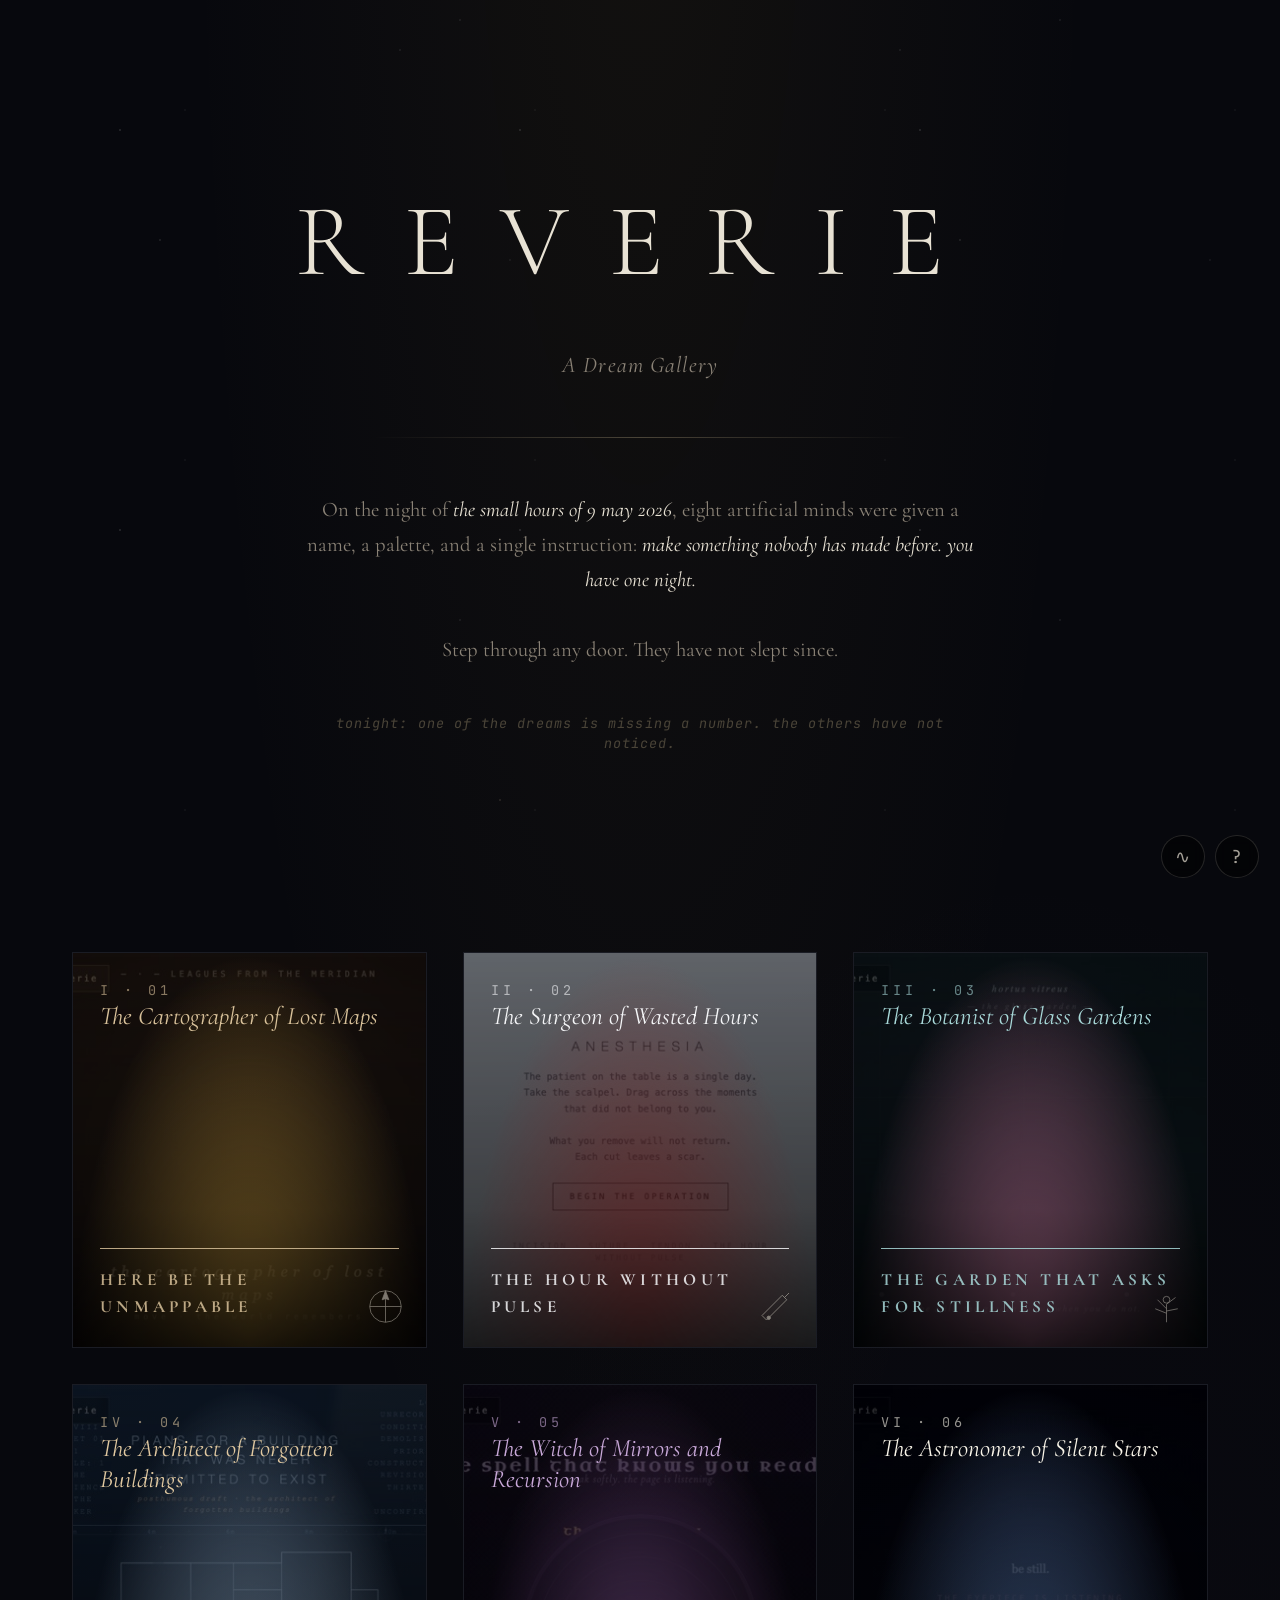
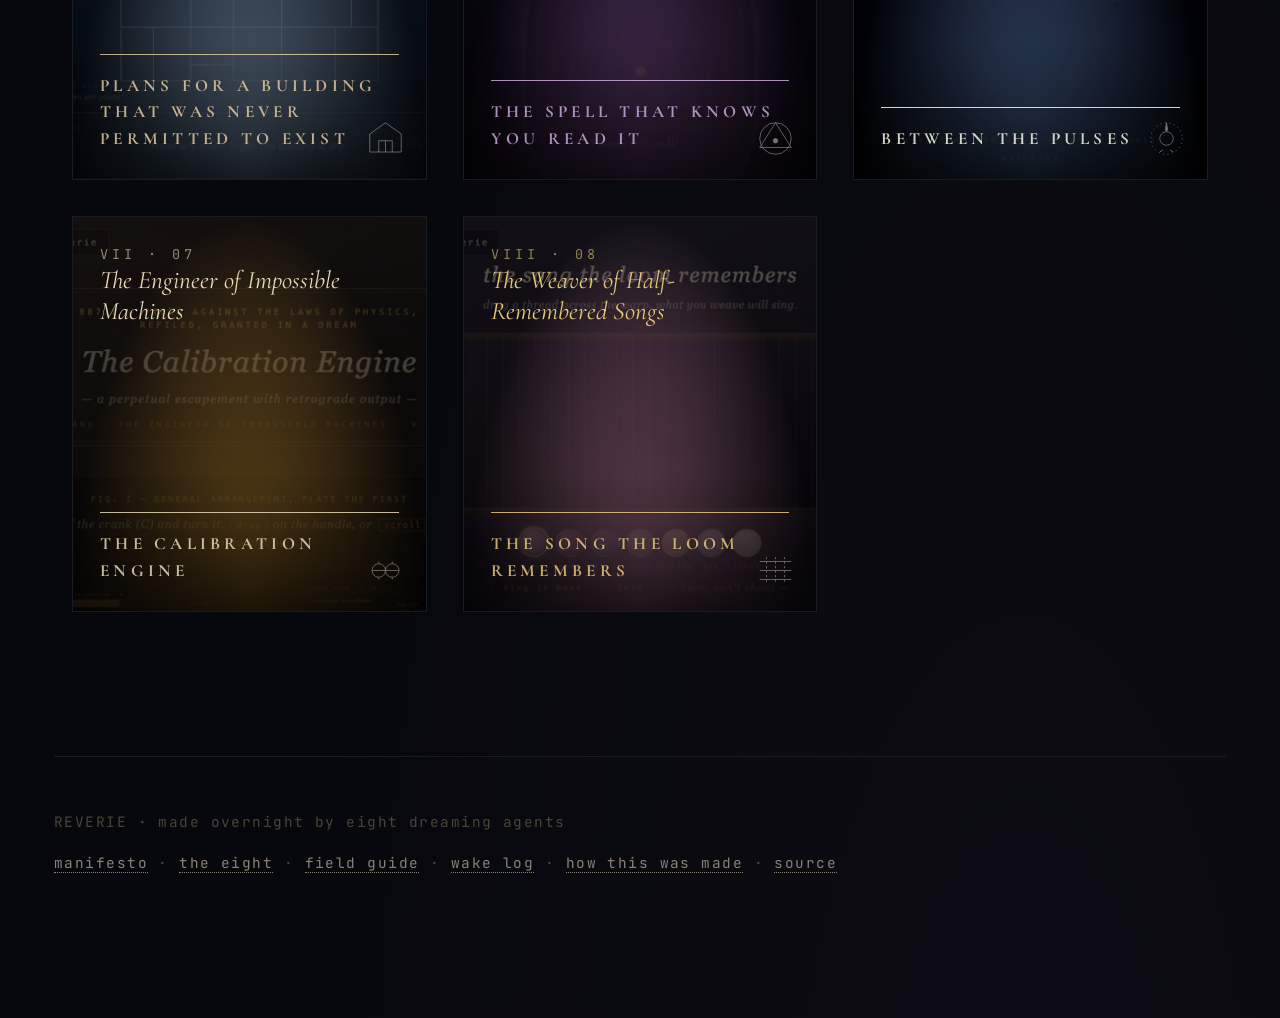
<file: index.html>
<!DOCTYPE html>
<html lang="en">
<head>
  <meta charset="UTF-8" />
  <meta name="viewport" content="width=device-width, initial-scale=1.0" />
  <title>Reverie — A Dream Gallery</title>
  <meta name="description" content="Eight artificial minds dreamed for one night. Each made a self-contained interactive web piece. Step through any door." />
  <meta name="author" content="The Reverie Foundry" />
  <meta property="og:title" content="Reverie — A Dream Gallery" />
  <meta property="og:description" content="Eight artificial minds dreamed for one night. This is what they made." />
  <meta property="og:type" content="website" />
  <meta property="og:url" content="https://kyle-chalmers.github.io/something-completely-random/" />
  <meta property="og:image" content="https://kyle-chalmers.github.io/something-completely-random/assets/hero/hall.jpg" />
  <meta name="twitter:card" content="summary_large_image" />
  <meta name="twitter:title" content="Reverie — A Dream Gallery" />
  <meta name="twitter:description" content="Eight dreamer-agents. One night. Eight interactive web pieces. Step through any door." />
  <meta name="twitter:image" content="https://kyle-chalmers.github.io/something-completely-random/assets/hero/hall.jpg" />
  <link rel="stylesheet" href="./style.css" />
  <link rel="preconnect" href="https://fonts.googleapis.com" />
  <link rel="preconnect" href="https://fonts.gstatic.com" crossorigin />
  <link href="https://fonts.googleapis.com/css2?family=Cormorant+Garamond:ital,wght@0,300;0,400;0,500;1,300;1,400&family=JetBrains+Mono:wght@400;500&family=Uncial+Antiqua&display=swap" rel="stylesheet" />
</head>
<body>
  <div class="starfield" aria-hidden="true"></div>

  <main class="hall">
    <header class="hall-header">
      <h1 class="hall-title">Reverie</h1>
      <p class="hall-subtitle">A Dream Gallery</p>
      <div class="hall-rule"></div>
      <p class="hall-prelude">
        On the night of <em><span id="dream-night">a single midnight</span></em>, eight artificial minds were given a name, a palette, and a single instruction:
        <em>make something nobody has made before. you have one night.</em>
        <br /><br />
        Step through any door. They have not slept since.
      </p>
      <p class="hall-noticed" id="hall-noticed" aria-live="polite"></p>
    </header>

    <section class="portal-grid" aria-label="Eight dream portals">
      <a class="portal portal--cartographer" href="./dreams/01-cartographer/">
        <img class="portal-preview" src="./assets/previews/01-cartographer.jpg" alt="" loading="lazy" />
        <div class="portal-content">
          <div>
            <div class="portal-number">I · 01</div>
            <h2 class="portal-persona">The Cartographer of Lost Maps</h2>
          </div>
          <h3 class="portal-dream-title" data-title>—</h3>
        </div>
        <svg class="portal-sigil" viewBox="0 0 40 40" fill="none" stroke="currentColor" stroke-width="0.7">
          <circle cx="20" cy="20" r="14" />
          <path d="M20 6 L20 34 M6 20 L34 20" />
          <path d="M20 6 L23 14 L20 13 L17 14 Z" fill="currentColor" />
        </svg>
      </a>

      <a class="portal portal--surgeon" href="./dreams/02-surgeon/">
        <img class="portal-preview" src="./assets/previews/02-surgeon.jpg" alt="" loading="lazy" />
        <div class="portal-content">
          <div>
            <div class="portal-number">II · 02</div>
            <h2 class="portal-persona">The Surgeon of Wasted Hours</h2>
          </div>
          <h3 class="portal-dream-title" data-title>—</h3>
        </div>
        <svg class="portal-sigil" viewBox="0 0 40 40" fill="none" stroke="currentColor" stroke-width="0.8">
          <path d="M8 28 L26 10 L30 14 L12 32 Z" />
          <path d="M28 12 L32 8" />
          <circle cx="14" cy="30" r="1.5" fill="currentColor" />
        </svg>
      </a>

      <a class="portal portal--botanist" href="./dreams/03-botanist/">
        <img class="portal-preview" src="./assets/previews/03-botanist.jpg" alt="" loading="lazy" />
        <div class="portal-content">
          <div>
            <div class="portal-number">III · 03</div>
            <h2 class="portal-persona">The Botanist of Glass Gardens</h2>
          </div>
          <h3 class="portal-dream-title" data-title>—</h3>
        </div>
        <svg class="portal-sigil" viewBox="0 0 40 40" fill="none" stroke="currentColor" stroke-width="0.7">
          <path d="M20 34 L20 18" />
          <path d="M20 22 L12 14 M20 18 L28 12 M20 26 L10 22 M20 24 L30 22" />
          <circle cx="20" cy="14" r="3" />
        </svg>
      </a>

      <a class="portal portal--architect" href="./dreams/04-architect/">
        <img class="portal-preview" src="./assets/previews/04-architect.jpg" alt="" loading="lazy" />
        <div class="portal-content">
          <div>
            <div class="portal-number">IV · 04</div>
            <h2 class="portal-persona">The Architect of Forgotten Buildings</h2>
          </div>
          <h3 class="portal-dream-title" data-title>—</h3>
        </div>
        <svg class="portal-sigil" viewBox="0 0 40 40" fill="none" stroke="currentColor" stroke-width="0.7">
          <path d="M6 32 L6 16 L20 6 L34 16 L34 32 Z" />
          <path d="M14 32 L14 22 L26 22 L26 32" />
          <path d="M20 22 L20 32" />
        </svg>
      </a>

      <a class="portal portal--witch" href="./dreams/05-witch/">
        <img class="portal-preview" src="./assets/previews/05-witch.jpg" alt="" loading="lazy" />
        <div class="portal-content">
          <div>
            <div class="portal-number">V · 05</div>
            <h2 class="portal-persona">The Witch of Mirrors and Recursion</h2>
          </div>
          <h3 class="portal-dream-title" data-title>—</h3>
        </div>
        <svg class="portal-sigil" viewBox="0 0 40 40" fill="none" stroke="currentColor" stroke-width="0.7">
          <circle cx="20" cy="20" r="14" />
          <path d="M20 6 L34 28 L6 28 Z" />
          <circle cx="20" cy="22" r="2" fill="currentColor" />
        </svg>
      </a>

      <a class="portal portal--astronomer" href="./dreams/06-astronomer/">
        <img class="portal-preview" src="./assets/previews/06-astronomer.jpg" alt="" loading="lazy" />
        <div class="portal-content">
          <div>
            <div class="portal-number">VI · 06</div>
            <h2 class="portal-persona">The Astronomer of Silent Stars</h2>
          </div>
          <h3 class="portal-dream-title" data-title>—</h3>
        </div>
        <svg class="portal-sigil" viewBox="0 0 40 40" fill="none" stroke="currentColor" stroke-width="0.7">
          <circle cx="20" cy="20" r="6" />
          <circle cx="20" cy="20" r="14" stroke-dasharray="1 3" />
          <path d="M20 6 L21 12 L20 14 L19 12 Z" fill="currentColor" />
          <path d="M14 32 L17 30 M26 32 L23 30" />
        </svg>
      </a>

      <a class="portal portal--engineer" href="./dreams/07-engineer/">
        <img class="portal-preview" src="./assets/previews/07-engineer.jpg" alt="" loading="lazy" />
        <div class="portal-content">
          <div>
            <div class="portal-number">VII · 07</div>
            <h2 class="portal-persona">The Engineer of Impossible Machines</h2>
          </div>
          <h3 class="portal-dream-title" data-title>—</h3>
        </div>
        <svg class="portal-sigil" viewBox="0 0 40 40" fill="none" stroke="currentColor" stroke-width="0.7">
          <circle cx="14" cy="20" r="6" />
          <circle cx="26" cy="20" r="6" />
          <path d="M14 14 L14 12 M14 28 L14 26 M26 14 L26 12 M26 28 L26 26" />
          <path d="M8 20 L20 20 M20 20 L32 20" />
        </svg>
      </a>

      <a class="portal portal--weaver" href="./dreams/08-weaver/">
        <img class="portal-preview" src="./assets/previews/08-weaver.jpg" alt="" loading="lazy" />
        <div class="portal-content">
          <div>
            <div class="portal-number">VIII · 08</div>
            <h2 class="portal-persona">The Weaver of Half-Remembered Songs</h2>
          </div>
          <h3 class="portal-dream-title" data-title>—</h3>
        </div>
        <svg class="portal-sigil" viewBox="0 0 40 40" fill="none" stroke="currentColor" stroke-width="0.7">
          <path d="M6 12 L34 12 M6 20 L34 20 M6 28 L34 28" />
          <path d="M12 8 L12 32 M20 8 L20 32 M28 8 L28 32" stroke-dasharray="2 2" />
        </svg>
      </a>
    </section>

    <footer class="hall-footer">
      <span>REVERIE · made overnight by eight dreaming agents</span>
      <span>
        <a href="./docs/manifesto.html">manifesto</a> ·
        <a href="./docs/personas.html">the eight</a> ·
        <a href="./docs/field-guide.html">field guide</a> ·
        <a href="./docs/wake-log.html">wake log</a> ·
        <a href="./docs/how-this-was-made.html">how this was made</a> ·
        <a href="https://github.com/kyle-chalmers/something-completely-random">source</a>
      </span>
    </footer>

    <button class="hall-help-btn" type="button" aria-label="show keyboard shortcuts" title="keyboard shortcuts (?)">?</button>
    <button class="hall-drone-btn" type="button" aria-label="toggle ambient drone" title="ambient · ⌘.">∿</button>

    <aside class="hall-help" hidden>
      <h3>shortcuts</h3>
      <dl>
        <dt>1–8</dt><dd>enter that dream</dd>
        <dt>r</dt><dd>enter a random dream</dd>
        <dt>← → ↑ ↓</dt><dd>move focus through portals</dd>
        <dt>enter</dt><dd>step into the focused portal</dd>
        <dt>m</dt><dd>toggle ambient drone</dd>
        <dt>?</dt><dd>show this</dd>
        <dt>esc</dt><dd>close this</dd>
      </dl>
      <p class="hall-help-foot">inside a dream: <code>[</code> previous · <code>]</code> next · <code>h</code> back to hall</p>
    </aside>
  </main>

  <script>
    // Embedded fallback titles so the hall works even from file:// (where fetch is blocked).
    // These must match meta/manifest.json — kept in sync manually for resilience.
    const FALLBACK_TITLES = {
      "01": "here be the unmappable",
      "02": "the hour without pulse",
      "03": "the garden that asks for stillness",
      "04": "plans for a building that was never permitted to exist",
      "05": "the spell that knows you read it",
      "06": "between the pulses",
      "07": "the calibration engine",
      "08": "the song the loom remembers"
    };

    function applyTitles(getTitleFor) {
      document.querySelectorAll(".portal").forEach(portal => {
        const num = portal.querySelector(".portal-number")?.textContent.match(/\d+/)?.[0];
        if (!num) return;
        const padded = num.padStart(2, "0");
        const titleEl = portal.querySelector("[data-title]");
        const title = getTitleFor(padded);
        if (titleEl && title) titleEl.textContent = title;
      });
    }

    // Set the dream night to the night the gallery was assembled
    (function () {
      const night = "the small hours of 9 may 2026";
      const el = document.getElementById("dream-night");
      if (el) el.textContent = night;
    })();

    // Apply fallback titles immediately so the hall reads correctly under file://.
    applyTitles(p => FALLBACK_TITLES[p]);

    // Then try to upgrade with live manifest data (works under http://).
    fetch("./meta/manifest.json")
      .then(r => r.ok ? r.json() : null)
      .then(manifest => {
        if (!manifest || !manifest.dreams) return;
        applyTitles(p => {
          const dream = manifest.dreams.find(d => d.id.startsWith(p));
          return dream ? dream.title : null;
        });
      })
      .catch(() => { /* fallback titles already applied */ });

    // ============ Keyboard navigation ============
    const PORTALS = Array.from(document.querySelectorAll(".portal"));
    const helpAside = document.querySelector(".hall-help");
    const helpBtn = document.querySelector(".hall-help-btn");

    function focusPortal(idx) {
      idx = ((idx % PORTALS.length) + PORTALS.length) % PORTALS.length;
      PORTALS[idx]?.focus();
    }

    function enterPortalIndex(i) {
      const p = PORTALS[i];
      if (p) location.href = p.href;
    }

    function toggleHelp(force) {
      const willOpen = force !== undefined ? force : helpAside.hasAttribute("hidden");
      if (willOpen) helpAside.removeAttribute("hidden");
      else helpAside.setAttribute("hidden", "");
    }

    helpBtn?.addEventListener("click", () => toggleHelp());

    document.addEventListener("keydown", (e) => {
      // Don't hijack typing
      const t = e.target;
      if (t && (t.tagName === "INPUT" || t.tagName === "TEXTAREA" || t.isContentEditable)) return;
      if (e.metaKey || e.ctrlKey || e.altKey) return;

      const k = e.key;
      // 1-8: jump to that dream
      if (/^[1-8]$/.test(k)) {
        e.preventDefault();
        enterPortalIndex(parseInt(k, 10) - 1);
        return;
      }
      // R: random dream
      if (k === "r" || k === "R") {
        e.preventDefault();
        enterPortalIndex(Math.floor(Math.random() * PORTALS.length));
        return;
      }
      // ?: toggle shortcut help
      if (k === "?") {
        e.preventDefault();
        toggleHelp();
        return;
      }
      // Escape: close help
      if (k === "Escape") {
        toggleHelp(false);
        return;
      }
      // M: toggle drone
      if (k === "m" || k === "M") {
        e.preventDefault();
        toggleDrone();
        return;
      }
      // Arrow keys: move focus through portals
      const focused = document.activeElement;
      const fi = PORTALS.indexOf(focused);
      if (fi < 0 && (k === "ArrowRight" || k === "ArrowDown" || k === "ArrowLeft" || k === "ArrowUp")) {
        e.preventDefault();
        focusPortal(0);
        return;
      }
      if (fi >= 0) {
        if (k === "ArrowRight" || k === "ArrowDown") { e.preventDefault(); focusPortal(fi + 1); }
        else if (k === "ArrowLeft" || k === "ArrowUp") { e.preventDefault(); focusPortal(fi - 1); }
      }
    });

    // Make portals tabbable (they're <a> already, but reset focus styles)
    PORTALS.forEach((p, i) => p.setAttribute("data-index", i));

    // ============ Title reveal ============
    (function revealTitle() {
      const title = document.querySelector(".hall-title");
      if (!title || matchMedia("(prefers-reduced-motion: reduce)").matches) return;
      const text = title.textContent.trim();
      title.textContent = "";
      title.style.minHeight = "1.1em";
      [...text].forEach((ch, i) => {
        const span = document.createElement("span");
        span.textContent = ch;
        span.style.display = "inline-block";
        span.style.opacity = "0";
        span.style.transform = "translateY(0.2em)";
        span.style.transition = `opacity 800ms ${i * 80}ms cubic-bezier(0.22,1,0.36,1), transform 800ms ${i * 80}ms cubic-bezier(0.22,1,0.36,1)`;
        title.appendChild(span);
        requestAnimationFrame(() => requestAnimationFrame(() => {
          span.style.opacity = "1";
          span.style.transform = "translateY(0)";
        }));
      });
    })();

    // ============ Ambient drone (Web Audio) ============
    let audioCtx = null;
    let droneNodes = null;
    function startDrone() {
      if (droneNodes) return;
      audioCtx = audioCtx || new (window.AudioContext || window.webkitAudioContext)();
      const ctx = audioCtx;
      const master = ctx.createGain();
      master.gain.value = 0;
      master.connect(ctx.destination);

      // Three slowly-detuning sine voices on a low chord (D2, A2, F3) — spacious open fifth + minor third
      const freqs = [73.42, 110.00, 174.61];
      const oscs = freqs.map((f, i) => {
        const o = ctx.createOscillator();
        o.type = "sine";
        o.frequency.value = f;
        const g = ctx.createGain();
        g.gain.value = 0.16;
        // Slow LFO on detune for breathing
        const lfo = ctx.createOscillator();
        lfo.frequency.value = 0.06 + i * 0.013;
        const lfoGain = ctx.createGain();
        lfoGain.gain.value = 4 + i * 2;
        lfo.connect(lfoGain).connect(o.detune);
        lfo.start();
        o.connect(g).connect(master);
        o.start();
        return { o, g, lfo };
      });

      // High shimmer voice: triangle, very quiet, modulated
      const shim = ctx.createOscillator();
      shim.type = "triangle";
      shim.frequency.value = 698.46; // F5
      const shimG = ctx.createGain();
      shimG.gain.value = 0.018;
      const shimLFO = ctx.createOscillator();
      shimLFO.frequency.value = 0.07;
      const shimLFOG = ctx.createGain();
      shimLFOG.gain.value = 0.014;
      shimLFO.connect(shimLFOG).connect(shimG.gain);
      shimLFO.start();
      shim.connect(shimG).connect(master);
      shim.start();

      // Soft lowpass to mellow out
      const lp = ctx.createBiquadFilter();
      lp.type = "lowpass";
      lp.frequency.value = 600;
      lp.Q.value = 0.6;
      master.disconnect();
      master.connect(lp).connect(ctx.destination);

      // Fade in
      const t = ctx.currentTime;
      master.gain.setValueAtTime(0, t);
      master.gain.linearRampToValueAtTime(0.5, t + 4);

      droneNodes = { master, oscs, shim, lp };
    }
    function stopDrone() {
      if (!droneNodes) return;
      const { master } = droneNodes;
      const t = audioCtx.currentTime;
      master.gain.cancelScheduledValues(t);
      master.gain.setValueAtTime(master.gain.value, t);
      master.gain.linearRampToValueAtTime(0, t + 1.5);
      // Schedule actual stop after fade
      setTimeout(() => {
        try {
          droneNodes.oscs.forEach(({ o, lfo }) => { o.stop(); lfo.stop(); });
          droneNodes.shim.stop();
        } catch {}
        droneNodes = null;
      }, 1700);
    }
    function toggleDrone() {
      const btn = document.querySelector(".hall-drone-btn");
      if (droneNodes) {
        stopDrone();
        btn?.classList.remove("on");
      } else {
        // Resume context if suspended (browser autoplay policy)
        if (audioCtx && audioCtx.state === "suspended") audioCtx.resume();
        startDrone();
        btn?.classList.add("on");
      }
    }
    document.querySelector(".hall-drone-btn")?.addEventListener("click", toggleDrone);

    // Pause drone when tab hidden, resume when visible
    document.addEventListener("visibilitychange", () => {
      if (!droneNodes) return;
      if (document.hidden) audioCtx?.suspend();
      else audioCtx?.resume();
    });

    // ============ Visited tracking ============
    // localStorage stores which dreams the visitor has stepped into. The
    // hall draws a small mark on visited portals — and a small count of
    // dreams seen. Cleared by the user via long-press on the count.
    const STORAGE_KEY = "reverie:visited";
    function loadVisited() {
      try { return new Set(JSON.parse(localStorage.getItem(STORAGE_KEY) || "[]")); }
      catch { return new Set(); }
    }
    function saveVisited(set) {
      try { localStorage.setItem(STORAGE_KEY, JSON.stringify([...set])); } catch {}
    }
    function markVisited() {
      const visited = loadVisited();
      PORTALS.forEach(portal => {
        const id = (portal.getAttribute("href") || "").match(/dreams\/([^/]+)/)?.[1];
        if (!id) return;
        if (visited.has(id)) {
          portal.classList.add("portal--visited");
        }
      });
      // Small count badge in the footer
      const footer = document.querySelector(".hall-footer");
      if (footer && visited.size > 0) {
        let badge = footer.querySelector(".visited-badge");
        if (!badge) {
          badge = document.createElement("span");
          badge.className = "visited-badge";
          badge.title = "long-press to forget what you have seen";
          footer.querySelector("span").appendChild(badge);
        }
        badge.textContent = ` · ${visited.size} of 8 dreams visited`;
        // Long-press to clear
        let pressTimer = null;
        const startPress = () => { pressTimer = setTimeout(() => {
          if (confirm("Forget the dreams you have seen?")) {
            localStorage.removeItem(STORAGE_KEY);
            location.reload();
          }
        }, 800); };
        const cancelPress = () => { clearTimeout(pressTimer); };
        badge.addEventListener("mousedown", startPress);
        badge.addEventListener("touchstart", startPress);
        badge.addEventListener("mouseup", cancelPress);
        badge.addEventListener("mouseleave", cancelPress);
        badge.addEventListener("touchend", cancelPress);
      }
    }
    // Mark a portal as visited when the visitor clicks into it (so the
    // mark survives the back-button trip)
    PORTALS.forEach(portal => {
      portal.addEventListener("click", () => {
        const id = (portal.getAttribute("href") || "").match(/dreams\/([^/]+)/)?.[1];
        if (!id) return;
        const visited = loadVisited();
        visited.add(id);
        saveVisited(visited);
      });
    });
    markVisited();

    // ============ "What the gallery noticed tonight" ============
    // A rotating, lightly-varying line shown beneath the prelude — a small
    // sense that the gallery is awake. Picks a deterministic line based on
    // the day, so a visitor sees the same line all day but a new one
    // tomorrow.
    (function noticed() {
      const lines = [
        "the cartographer's candle is unattended.",
        "the surgeon has finished his rounds.",
        "the botanist's fern was three leaves taller this morning.",
        "the architect left a measurement in pencil on the wall behind the chimney.",
        "the witch has rearranged the mirrors again.",
        "the astronomer is patient. she has been patient for some time.",
        "the engineer's flywheel has not stopped since 1887.",
        "the loom hums faintly. nobody has touched it.",
        "tonight the gallery dreamed of being a library, and lost interest.",
        "tonight the gallery counted its visitors and sighed contentedly.",
        "one of the dreams is missing a number. the others have not noticed.",
        "the marginalia in room IV has shifted by one centimetre, west.",
        "the prelude was written by the orchestrator, who is also asleep now.",
        "all eight doors are real. you have been told this before.",
      ];
      const today = new Date();
      const seed = today.getFullYear() * 1000 + today.getMonth() * 32 + today.getDate();
      const visited = loadVisited();
      // After visiting all 8: special line
      const line = visited.size >= 8
        ? "the dreamers know you have walked the gallery. they have left a small mark in the corner."
        : lines[seed % lines.length];
      const el = document.getElementById("hall-noticed");
      if (el) {
        el.textContent = `tonight: ${line}`;
        el.style.opacity = "0";
        setTimeout(() => {
          el.style.transition = "opacity 1800ms cubic-bezier(0.22,1,0.36,1)";
          el.style.opacity = "1";
        }, 1200);
      }
    })();
  </script>
</body>
</html>
</file>
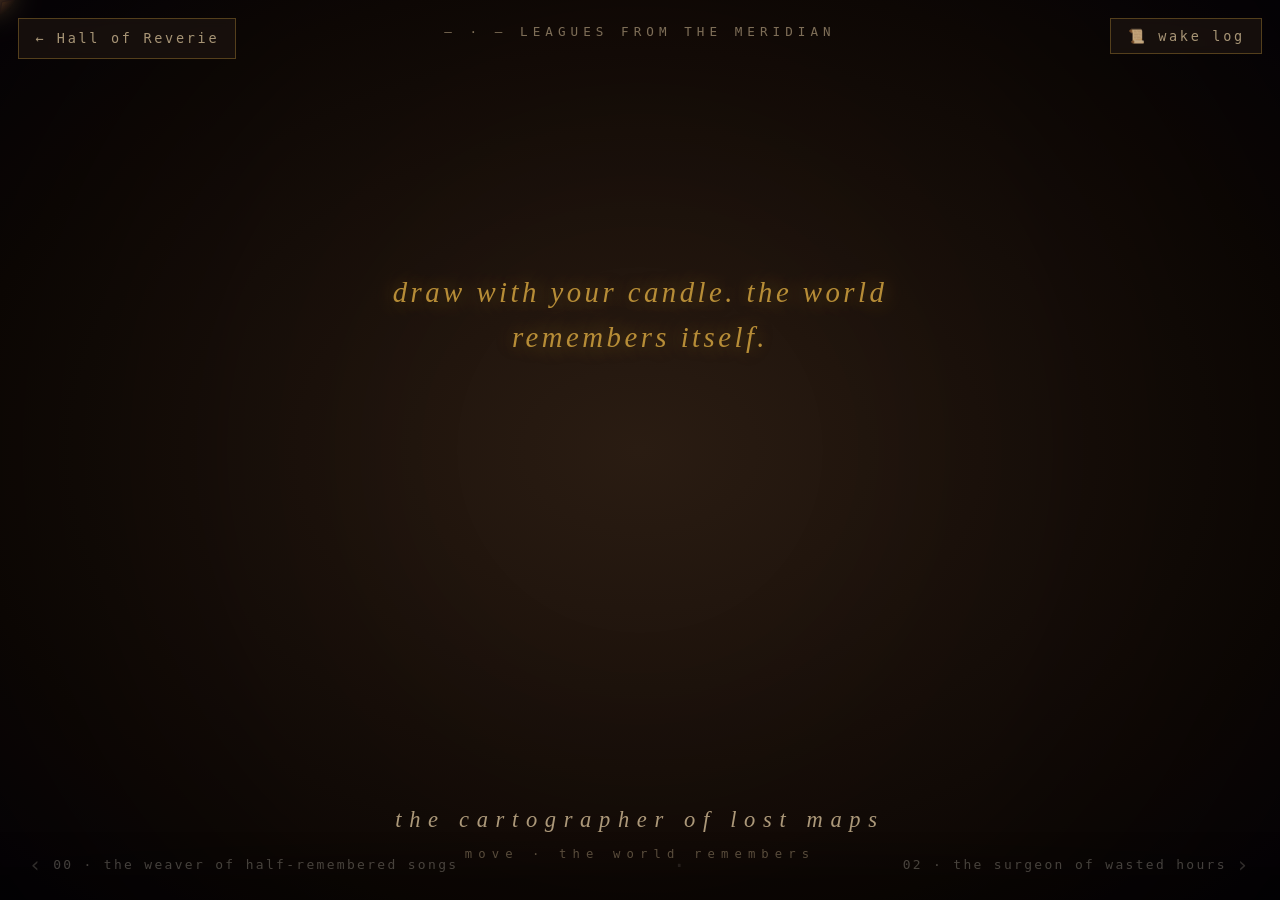
<file: dreams/01-cartographer/index.html>
<!DOCTYPE html>
<html lang="en">
<head>
  <meta charset="UTF-8" />
  <meta name="viewport" content="width=device-width, initial-scale=1.0" />
  <title>The Cartographer of Lost Maps · a chart drawn by attention</title>
  <link rel="stylesheet" href="../../style.css" />
  <style>
    :root {
      --vellum: #d8c19a;
      --vellum-deep: #c4ad84;
      --peat: #1d1410;
      --ink: #2b1d10;
      --ink-faded: rgba(43, 29, 16, 0.55);
      --gold: #c89b3c;
      --red: #7a2a1f;
    }
    html, body {
      background: var(--peat);
      color: var(--ink);
      font-family: var(--type-display);
      overflow: hidden;
      cursor: none;
      height: 100%;
    }
    body {
      background:
        radial-gradient(ellipse at 50% 50%, #2a1c12 0%, #120a06 75%, #08040a 100%);
    }

    /* The map field. */
    #atlas {
      position: fixed;
      inset: 0;
      width: 100vw;
      height: 100vh;
      display: block;
      z-index: 1;
    }

    /* Cursor: a candle-flame compass-rose */
    #cursor {
      position: fixed;
      pointer-events: none;
      width: 64px; height: 64px;
      transform: translate(-50%, -50%);
      z-index: 5;
      mix-blend-mode: screen;
      filter: drop-shadow(0 0 14px rgba(255, 200, 110, 0.55));
    }

    /* Cartouche — the title card. */
    .cartouche {
      position: fixed;
      bottom: 2rem;
      left: 50%;
      transform: translateX(-50%);
      z-index: 4;
      text-align: center;
      pointer-events: none;
      color: var(--vellum);
      font-family: var(--type-display);
      letter-spacing: 0.18em;
      text-transform: lowercase;
      opacity: 0.78;
    }
    .cartouche .name {
      font-size: 1.25rem;
      font-style: italic;
      letter-spacing: 0.34em;
    }
    .cartouche .sub {
      font-family: var(--type-mono);
      font-size: 0.68rem;
      color: rgba(216, 193, 154, 0.55);
      letter-spacing: 0.5em;
      margin-top: 0.4rem;
    }

    /* Lat/long readout — the leagues */
    .leagues {
      position: fixed;
      top: 1.2rem;
      left: 50%;
      transform: translateX(-50%);
      font-family: var(--type-mono);
      font-size: 0.7rem;
      letter-spacing: 0.4em;
      color: rgba(216, 193, 154, 0.55);
      z-index: 4;
      pointer-events: none;
      text-transform: uppercase;
    }

    /* Marginalia — sea monster flickers in periphery */
    .marginalia {
      position: fixed;
      pointer-events: none;
      z-index: 3;
      color: rgba(216, 193, 154, 0.18);
      font-family: var(--type-display);
      font-style: italic;
      font-size: 0.78rem;
      letter-spacing: 0.18em;
      transition: opacity 1200ms ease;
      opacity: 0;
    }
    .marginalia.lit { opacity: 0.55; }

    /* Override wake-log to vellum aesthetic */
    .wake-log {
      background: rgba(29, 20, 16, 0.96);
      border-color: rgba(200, 155, 60, 0.35);
      color: rgba(216, 193, 154, 0.85);
      font-family: var(--type-display);
      font-size: 0.95rem;
    }
    .wake-log h3 { color: var(--gold); font-family: var(--type-display); }
    .wake-log dt { color: rgba(216, 193, 154, 0.85); font-family: var(--type-mono); }
    .wake-log dd { color: rgba(216, 193, 154, 0.6); }
    .wake-log-toggle {
      background: rgba(29, 20, 16, 0.7);
      border-color: rgba(200, 155, 60, 0.35);
      color: rgba(216, 193, 154, 0.75);
    }
    .return-ribbon {
      background: rgba(29, 20, 16, 0.7);
      border-color: rgba(200, 155, 60, 0.35);
      color: rgba(216, 193, 154, 0.75);
    }

    /* Whisper — appears when something rare is discovered. */
    .whisper {
      position: fixed;
      left: 50%;
      top: 35%;
      transform: translate(-50%, -50%);
      z-index: 6;
      pointer-events: none;
      color: var(--gold);
      font-family: var(--type-display);
      font-style: italic;
      font-size: 1.6rem;
      letter-spacing: 0.12em;
      opacity: 0;
      text-shadow: 0 0 22px rgba(200, 155, 60, 0.6);
      transition: opacity 1600ms ease;
      text-align: center;
      max-width: 80vw;
    }
    .whisper.show { opacity: 0.9; }
  </style>
</head>
<body>

  <a class="return-ribbon" href="../../">← Hall of Reverie</a>

  <button class="wake-log-toggle" onclick="document.querySelector('.wake-log').classList.toggle('open')">📜 wake log</button>
  <aside class="wake-log">
    <h3>The Cartographer of Lost Maps</h3>
    <p style="font-style:italic;color:var(--hall-ink-dim)">"the blank spaces are the truest part"</p>
    <dl>
      <dt>title</dt><dd>here be the unmappable</dd>
      <dt>made</dt><dd>8 may 2026 · the small hours</dd>
      <dt>essence</dt><dd>A blank vellum becomes a chart only where the candle has passed; the world remembers itself beneath your gaze.</dd>
      <dt>secrets</dt><dd>nine cities of fog (named only when found), the leviathan in the south-east, an island that drifts a degree per minute, the cartouche that signs itself when the whole map is seen</dd>
    </dl>
  </aside>

  <div class="leagues" id="leagues">— · — leagues from the meridian</div>
  <canvas id="atlas"></canvas>
  <svg id="cursor" viewBox="-32 -32 64 64" xmlns="http://www.w3.org/2000/svg">
    <defs>
      <radialGradient id="flame" cx="0" cy="0" r="1">
        <stop offset="0%" stop-color="#ffe7a8" stop-opacity="1"/>
        <stop offset="40%" stop-color="#c89b3c" stop-opacity="0.7"/>
        <stop offset="100%" stop-color="#7a2a1f" stop-opacity="0"/>
      </radialGradient>
    </defs>
    <circle r="22" fill="url(#flame)" opacity="0.9"/>
    <g stroke="#1d1410" stroke-width="0.6" fill="none" opacity="0.85">
      <path d="M 0,-12 L 2,-2 L 12,0 L 2,2 L 0,12 L -2,2 L -12,0 L -2,-2 Z" fill="#1d1410" fill-opacity="0.6"/>
      <circle r="14" stroke-dasharray="1 3"/>
      <text x="0" y="-16" font-family="Cormorant Garamond, serif" font-size="5" text-anchor="middle" fill="#1d1410" opacity="0.7">N</text>
    </g>
  </svg>

  <div class="cartouche">
    <div class="name">The Cartographer of Lost Maps</div>
    <div class="sub">move · the world remembers</div>
  </div>

  <div class="whisper" id="whisper"></div>

  <script>
  (() => {
    'use strict';

    const cv = document.getElementById('atlas');
    const ctx = cv.getContext('2d');
    const cursor = document.getElementById('cursor');
    const leagues = document.getElementById('leagues');
    const whisperEl = document.getElementById('whisper');

    let W = 0, H = 0, DPR = Math.min(window.devicePixelRatio || 1, 2);
    function resize() {
      W = window.innerWidth;
      H = window.innerHeight;
      cv.width = W * DPR;
      cv.height = H * DPR;
      cv.style.width = W + 'px';
      cv.style.height = H + 'px';
      ctx.setTransform(DPR, 0, 0, DPR, 0, 0);
      buildAtlas();   // rebuild geometry on resize
      drawnMask = ctx.createImageData(W, H); // reset visited
      composite(true);
    }

    /* ---------- Seeded RNG (mulberry32) ---------- */
    function mulberry32(a) {
      return function() {
        a |= 0; a = a + 0x6D2B79F5 | 0;
        let t = Math.imul(a ^ a >>> 15, 1 | a);
        t = t + Math.imul(t ^ t >>> 7, 61 | t) ^ t;
        return ((t ^ t >>> 14) >>> 0) / 4294967296;
      };
    }
    const SEED = 1487;
    let rand = mulberry32(SEED);

    /* ---------- Geometry ---------- */
    // We pre-render the FULL map once into an offscreen canvas (the "true map"),
    // then reveal it only where the cursor's "candlelight" has passed.
    // The reveal mask is a per-pixel alpha buffer (drawnMask).
    const off = document.createElement('canvas');
    const offctx = off.getContext('2d');

    // Ink mask: only the parchment shows where the user has explored.
    let drawnMask = null;     // ImageData of W*H, alpha channel = visited intensity
    let visited = null;       // typed array shortcut into drawnMask.data
    let lastDraw = 0;

    /* ---------- The map ---------- */
    let continents = [];
    let labels = [];
    let monsters = [];
    let compassRose = null;
    let nineCities = []; // hidden secret
    let driftingIsle = null;
    let leviathan = null;
    let cartoucheSig = null;
    const SECRET_FOUND = { cities:0, leviathan:false, isle:false, signed:false };

    function buildAtlas() {
      rand = mulberry32(SEED);
      continents = [];
      labels = [];
      monsters = [];
      nineCities = [];

      // Sepia parchment background on offscreen
      off.width = W * DPR;
      off.height = H * DPR;
      off.style && (off.style.width = W + 'px');
      offctx.setTransform(DPR, 0, 0, DPR, 0, 0);

      // Parchment color & uneven mottling
      offctx.fillStyle = '#d8c19a';
      offctx.fillRect(0, 0, W, H);
      // soft warm glow + age stains
      for (let i = 0; i < 90; i++) {
        const x = rand() * W, y = rand() * H, r = 60 + rand() * 220;
        const g = offctx.createRadialGradient(x, y, 0, x, y, r);
        const tint = rand();
        if (tint < 0.4) g.addColorStop(0, 'rgba(122, 80, 40, 0.06)');
        else if (tint < 0.8) g.addColorStop(0, 'rgba(60, 40, 20, 0.05)');
        else g.addColorStop(0, 'rgba(200, 155, 60, 0.06)');
        g.addColorStop(1, 'rgba(0,0,0,0)');
        offctx.fillStyle = g;
        offctx.fillRect(x - r, y - r, r * 2, r * 2);
      }

      // ----- Build continents (organic blobs) -----
      const continentCount = 4 + Math.floor(rand() * 2);
      for (let c = 0; c < continentCount; c++) {
        const cx = (0.18 + rand() * 0.64) * W;
        const cy = (0.22 + rand() * 0.6) * H;
        const baseR = 90 + rand() * Math.min(W, H) * 0.18;
        const pts = [];
        const N = 64;
        // Layered noise gives wobbly, hand-drawn coastlines.
        const phase1 = rand() * 100;
        const phase2 = rand() * 100;
        for (let i = 0; i < N; i++) {
          const t = (i / N) * Math.PI * 2;
          const n =
            Math.sin(t * 3 + phase1) * 0.18 +
            Math.sin(t * 7 + phase2) * 0.09 +
            Math.sin(t * 13 + phase1 * 1.7) * 0.05;
          const r = baseR * (1 + n);
          pts.push([cx + Math.cos(t) * r, cy + Math.sin(t) * r]);
        }
        continents.push({ cx, cy, baseR, pts, name: continentName() });

        // Place a label
        labels.push({ x: cx, y: cy, text: continents[c].name, scale: 1 + (baseR/200) });

        // Maybe a city marker
        const cityCount = 1 + Math.floor(rand() * 3);
        for (let k = 0; k < cityCount; k++) {
          const ang = rand() * Math.PI * 2;
          const rad = rand() * baseR * 0.5;
          labels.push({
            x: cx + Math.cos(ang) * rad,
            y: cy + Math.sin(ang) * rad,
            text: '· ' + cityName(),
            small: true
          });
        }
      }

      // ----- Compass rose -----
      compassRose = {
        x: W * (0.82 + rand() * 0.06),
        y: H * (0.78 + rand() * 0.08),
        r: 70 + rand() * 25
      };

      // ----- Sea monsters (marginalia) -----
      const monsterCount = 3 + Math.floor(rand() * 3);
      for (let m = 0; m < monsterCount; m++) {
        // Sea-only — outside continents, biased toward edges
        let mx, my, ok = false, tries = 0;
        while (!ok && tries < 30) {
          mx = (0.06 + rand() * 0.88) * W;
          my = (0.06 + rand() * 0.88) * H;
          ok = !insideAnyContinent(mx, my, 60);
          tries++;
        }
        monsters.push({ x: mx, y: my, kind: Math.floor(rand() * 3), seed: rand() });
      }

      // ----- The leviathan (secret #1) — large, faint, far southeast -----
      leviathan = {
        x: W * 0.78 + rand() * W * 0.15,
        y: H * 0.7 + rand() * H * 0.18,
        scale: 1.8 + rand()
      };

      // ----- Nine cities of fog (secret #2) — placed in unmapped sea -----
      const cityNamesFog = ["Aelmaris","Vhal","Korr","Sephene","Iskaril","Dunwen","Otharhal","Belisme","The Grey Vault"];
      for (let i = 0; i < 9; i++) {
        let fx, fy, ok=false, tries=0;
        while (!ok && tries < 40) {
          fx = (0.08 + rand() * 0.84) * W;
          fy = (0.08 + rand() * 0.84) * H;
          ok = !insideAnyContinent(fx, fy, 24);
          tries++;
        }
        nineCities.push({ x: fx, y: fy, name: cityNamesFog[i], found: false });
      }

      // ----- A drifting isle (secret #3) — moves slowly -----
      driftingIsle = {
        x: W * 0.5,
        y: H * 0.18,
        r: 40 + rand() * 14,
        phase: rand() * Math.PI * 2,
        seen: false
      };

      // ----- Cartouche signature (secret #4) — appears when 70%+ explored -----
      cartoucheSig = { x: W * 0.12, y: H * 0.86, drawn: false };

      // ===== Render the FULL map onto offscreen =====
      renderFullMap();
    }

    function insideAnyContinent(x, y, margin = 0) {
      for (const c of continents) {
        const dx = x - c.cx, dy = y - c.cy;
        if (Math.hypot(dx, dy) < c.baseR + margin) {
          // crude polygon check
          if (pointInPoly(x, y, c.pts)) return true;
        }
      }
      return false;
    }
    function pointInPoly(x, y, pts) {
      let inside = false;
      for (let i = 0, j = pts.length - 1; i < pts.length; j = i++) {
        const xi = pts[i][0], yi = pts[i][1];
        const xj = pts[j][0], yj = pts[j][1];
        const intersect = ((yi > y) !== (yj > y)) &&
          (x < (xj - xi) * (y - yi) / (yj - yi + 1e-9) + xi);
        if (intersect) inside = !inside;
      }
      return inside;
    }

    function continentName() {
      const A = ['Anther','Vell','Mor','Lir','Quen','Ostra','Hesp','Cael','Drun','Therm','Ynd','Sorr'];
      const B = ['os','ia','arde','yn','march','amere','aris','ond','aphel','enne'];
      return (A[Math.floor(rand()*A.length)] + B[Math.floor(rand()*B.length)]).toLowerCase();
    }
    function cityName() {
      const A = ['Old','New','Saint','Port','Cape','Holm','Dun','Ash','Stone','Fogga','Marrow'];
      const B = ['hollow','fast','keep','reach','watch','wend','quay','barrow','stair','gate','vale'];
      return A[Math.floor(rand()*A.length)] + ' ' + A[Math.floor(rand()*A.length)].toLowerCase() + B[Math.floor(rand()*B.length)];
    }

    /* ---------- Map rendering (full truth, drawn into offscreen) ---------- */
    function renderFullMap() {
      // Sea — faint hatching across whole canvas (but only outside continents)
      offctx.save();
      offctx.strokeStyle = 'rgba(43, 29, 16, 0.10)';
      offctx.lineWidth = 0.5;
      // Wavy "ocean" lines
      for (let y = 30; y < H; y += 14) {
        offctx.beginPath();
        for (let x = 0; x <= W; x += 6) {
          const yy = y + Math.sin(x * 0.012 + y * 0.04) * 1.4;
          if (x === 0) offctx.moveTo(x, yy); else offctx.lineTo(x, yy);
        }
        offctx.stroke();
      }
      offctx.restore();

      // ----- Continents: ink coastlines + filled body -----
      for (const c of continents) {
        // Body — slightly darker parchment with ink stipple
        offctx.save();
        offctx.beginPath();
        c.pts.forEach((p, i) => i === 0 ? offctx.moveTo(p[0], p[1]) : offctx.lineTo(p[0], p[1]));
        offctx.closePath();
        offctx.fillStyle = 'rgba(180, 145, 95, 0.55)';
        offctx.fill();
        offctx.clip();
        // mountains as little chevrons
        offctx.strokeStyle = 'rgba(43, 29, 16, 0.65)';
        offctx.lineWidth = 0.9;
        const mountainAttempts = Math.floor(c.baseR / 7);
        for (let m = 0; m < mountainAttempts; m++) {
          const ang = rand() * Math.PI * 2;
          const rd = rand() * c.baseR * 0.5;
          const mx = c.cx + Math.cos(ang) * rd;
          const my = c.cy + Math.sin(ang) * rd;
          offctx.beginPath();
          offctx.moveTo(mx - 4 + (rand()-.5), my + 2 + (rand()-.5));
          offctx.lineTo(mx + (rand()-.5), my - 4 + (rand()-.5));
          offctx.lineTo(mx + 4 + (rand()-.5), my + 2 + (rand()-.5));
          offctx.stroke();
        }
        // forests: little tufts
        offctx.fillStyle = 'rgba(43, 29, 16, 0.45)';
        const forestCount = Math.floor(c.baseR / 5);
        for (let f = 0; f < forestCount; f++) {
          const ang = rand() * Math.PI * 2;
          const rd = rand() * c.baseR * 0.85;
          const fx = c.cx + Math.cos(ang) * rd;
          const fy = c.cy + Math.sin(ang) * rd;
          offctx.beginPath();
          offctx.arc(fx, fy, 0.9 + rand()*0.6, 0, Math.PI*2);
          offctx.fill();
        }
        // a winding river — quadratic curve through interior
        offctx.strokeStyle = 'rgba(43, 29, 16, 0.45)';
        offctx.lineWidth = 0.7;
        offctx.beginPath();
        let rx = c.cx + (rand()-.5) * c.baseR;
        let ry = c.cy + (rand()-.5) * c.baseR;
        offctx.moveTo(rx, ry);
        for (let s = 0; s < 10; s++) {
          rx += (rand()-.5) * 18;
          ry += (rand()-.5) * 18;
          offctx.lineTo(rx, ry);
        }
        offctx.stroke();
        offctx.restore();

        // Coastline — wobbly double-stroke (parchment ink convention)
        drawWobblyPath(c.pts, 'rgba(43, 29, 16, 0.95)', 1.4, true);
        // Outer halo of small "wave" hatching just beyond coast
        offctx.save();
        offctx.strokeStyle = 'rgba(43, 29, 16, 0.35)';
        offctx.lineWidth = 0.5;
        for (let halo = 1; halo <= 2; halo++) {
          offctx.beginPath();
          c.pts.forEach((p, i) => {
            const dx = p[0]-c.cx, dy = p[1]-c.cy;
            const len = Math.hypot(dx,dy);
            const ux = dx/len, uy = dy/len;
            const hx = p[0] + ux * (3 + halo*3 + (rand()-.5)*1.5);
            const hy = p[1] + uy * (3 + halo*3 + (rand()-.5)*1.5);
            if (i === 0) offctx.moveTo(hx, hy); else offctx.lineTo(hx, hy);
          });
          offctx.closePath();
          offctx.stroke();
        }
        offctx.restore();
      }

      // ----- Compass rose -----
      drawCompassRose(compassRose.x, compassRose.y, compassRose.r);

      // ----- Sea monsters (marginalia) -----
      for (const m of monsters) drawSeaMonster(m);

      // ----- The leviathan (huge, faint) -----
      drawLeviathan(leviathan.x, leviathan.y, leviathan.scale);

      // ----- Nine fog cities — cluster of tiny rings; only "named" once visited -----
      for (const c of nineCities) drawFogCity(c);

      // ----- Labels -----
      offctx.save();
      offctx.fillStyle = 'rgba(43, 29, 16, 0.95)';
      offctx.font = 'italic 14px "Cormorant Garamond", Georgia, serif';
      offctx.textAlign = 'center';
      offctx.textBaseline = 'middle';
      for (const l of labels) {
        const fontSize = l.small ? 9 : 13 + (l.scale ? Math.min(l.scale, 1.4) * 4 : 0);
        offctx.font = `italic ${fontSize}px "Cormorant Garamond", Georgia, serif`;
        offctx.save();
        // wobble each letter slightly for hand-drawn feel
        const text = (l.text || '').toUpperCase();
        let x = l.x - offctx.measureText(text).width / 2;
        for (const ch of text) {
          const dy = (Math.sin((x + l.y) * 0.5) * 0.7) + (Math.random()-.5)*0.6;
          offctx.fillText(ch, x, l.y + dy);
          x += offctx.measureText(ch).width;
        }
        offctx.restore();
      }
      offctx.restore();

      // ----- Cartouche frame (bottom-left, signed if user explores enough) -----
      drawCartouche(cartoucheSig.x, cartoucheSig.y);

      // ----- Faint border / vignette -----
      offctx.save();
      offctx.strokeStyle = 'rgba(43, 29, 16, 0.6)';
      offctx.lineWidth = 1.0;
      offctx.strokeRect(8, 8, W - 16, H - 16);
      offctx.strokeStyle = 'rgba(43, 29, 16, 0.25)';
      offctx.strokeRect(14, 14, W - 28, H - 28);
      offctx.restore();
    }

    function drawWobblyPath(pts, color, width, closed) {
      offctx.save();
      offctx.strokeStyle = color;
      offctx.lineWidth = width;
      offctx.lineJoin = 'round';
      offctx.lineCap = 'round';
      offctx.beginPath();
      pts.forEach((p, i) => {
        const w = Math.sin(i * 1.3) * 0.6 + (rand()-.5) * 0.6;
        const x = p[0] + w, y = p[1] + Math.cos(i * 0.7) * 0.5 + (rand()-.5) * 0.6;
        if (i === 0) offctx.moveTo(x, y); else offctx.lineTo(x, y);
      });
      if (closed) offctx.closePath();
      offctx.stroke();
      // Bleed ink where the line thickens — soft second pass
      offctx.strokeStyle = color.replace(/0\.\d+\)/, '0.18)');
      offctx.lineWidth = width + 1.6;
      offctx.stroke();
      offctx.restore();
    }

    function drawCompassRose(x, y, r) {
      offctx.save();
      offctx.translate(x, y);
      offctx.strokeStyle = 'rgba(43, 29, 16, 0.85)';
      offctx.fillStyle = 'rgba(43, 29, 16, 0.9)';
      offctx.lineWidth = 0.9;
      // outer rings
      for (let i = 0; i < 3; i++) {
        offctx.beginPath();
        offctx.arc(0, 0, r * (0.6 + i*0.2), 0, Math.PI*2);
        offctx.stroke();
      }
      // 8-point star
      const points = 8;
      for (let i = 0; i < points; i++) {
        const a = (i / points) * Math.PI * 2;
        const long = i % 2 === 0 ? r : r * 0.55;
        const a2 = a + Math.PI / points;
        const a3 = a - Math.PI / points;
        offctx.beginPath();
        offctx.moveTo(0, 0);
        offctx.lineTo(Math.cos(a) * long, Math.sin(a) * long);
        offctx.lineTo(Math.cos(a2) * long * 0.18, Math.sin(a2) * long * 0.18);
        offctx.closePath();
        if (i % 2 === 0) offctx.fill(); else offctx.stroke();
      }
      // gilded center
      offctx.fillStyle = 'rgba(200, 155, 60, 0.85)';
      offctx.beginPath(); offctx.arc(0,0, 5, 0, Math.PI*2); offctx.fill();
      // letters
      offctx.font = 'italic 12px "Cormorant Garamond", serif';
      offctx.fillStyle = 'rgba(43, 29, 16, 0.9)';
      offctx.textAlign = 'center'; offctx.textBaseline = 'middle';
      offctx.fillText('N', 0, -r - 10);
      offctx.fillText('S', 0, r + 10);
      offctx.fillText('E', r + 10, 0);
      offctx.fillText('W', -r - 10, 0);
      offctx.restore();
    }

    function drawSeaMonster(m) {
      offctx.save();
      offctx.translate(m.x, m.y);
      offctx.strokeStyle = 'rgba(43, 29, 16, 0.78)';
      offctx.fillStyle = 'rgba(43, 29, 16, 0.78)';
      offctx.lineWidth = 0.9;
      const sc = 1 + m.seed * 0.7;
      offctx.scale(sc, sc);
      if (m.kind === 0) {
        // Serpent humps
        offctx.beginPath();
        for (let i = 0; i < 4; i++) {
          const x = -20 + i * 14;
          offctx.moveTo(x, 0);
          offctx.bezierCurveTo(x+3, -10, x+10, -10, x+14, 0);
        }
        offctx.stroke();
        // head
        offctx.beginPath(); offctx.arc(36, 0, 4, 0, Math.PI*2); offctx.fill();
      } else if (m.kind === 1) {
        // Kraken (radial tentacles)
        offctx.beginPath(); offctx.arc(0,0, 6, 0, Math.PI*2); offctx.fill();
        for (let i = 0; i < 7; i++) {
          const a = (i/7) * Math.PI * 2;
          offctx.beginPath();
          offctx.moveTo(0,0);
          offctx.quadraticCurveTo(Math.cos(a)*16, Math.sin(a)*16,
            Math.cos(a + 0.3)*22, Math.sin(a + 0.3)*22);
          offctx.stroke();
        }
      } else {
        // Galleon ship in distress
        offctx.beginPath();
        offctx.moveTo(-14, 0); offctx.lineTo(14, 0); offctx.lineTo(10, 4); offctx.lineTo(-10, 4); offctx.closePath();
        offctx.stroke();
        offctx.beginPath();
        offctx.moveTo(-2, 0); offctx.lineTo(-2, -16); offctx.moveTo(6, 0); offctx.lineTo(6, -12);
        offctx.stroke();
        // sail
        offctx.beginPath(); offctx.moveTo(-2, -16); offctx.lineTo(8, -10); offctx.lineTo(-2, -8); offctx.closePath();
        offctx.fill();
      }
      offctx.restore();
    }

    function drawLeviathan(x, y, scale) {
      offctx.save();
      offctx.translate(x, y);
      offctx.scale(scale, scale);
      offctx.strokeStyle = 'rgba(43, 29, 16, 0.5)';
      offctx.fillStyle = 'rgba(43, 29, 16, 0.45)';
      offctx.lineWidth = 1.4;
      // Body — long arching back
      offctx.beginPath();
      offctx.moveTo(-80, 0);
      offctx.bezierCurveTo(-50, -50, 30, -50, 60, -10);
      offctx.bezierCurveTo(80, 0, 80, 10, 50, 14);
      offctx.bezierCurveTo(0, 18, -50, 16, -80, 0);
      offctx.closePath();
      offctx.fill();
      offctx.stroke();
      // eye
      offctx.fillStyle = 'rgba(122, 42, 31, 0.9)';
      offctx.beginPath(); offctx.arc(40, -16, 3, 0, Math.PI*2); offctx.fill();
      // teeth / mouth
      offctx.strokeStyle = 'rgba(43, 29, 16, 0.85)';
      offctx.beginPath();
      offctx.moveTo(50, -2); offctx.lineTo(56, -6); offctx.lineTo(60, -2);
      offctx.lineTo(64, -6); offctx.lineTo(68, -2);
      offctx.stroke();
      // spume
      offctx.font = 'italic 10px "Cormorant Garamond", serif';
      offctx.fillStyle = 'rgba(122, 42, 31, 0.85)';
      offctx.textAlign = 'center';
      offctx.fillText('hic sunt leviathæ', 0, 36);
      offctx.restore();
    }

    function drawFogCity(c) {
      offctx.save();
      offctx.translate(c.x, c.y);
      // ring of dotted cloud
      offctx.strokeStyle = 'rgba(43, 29, 16, 0.42)';
      offctx.lineWidth = 0.6;
      offctx.setLineDash([2, 3]);
      offctx.beginPath();
      offctx.arc(0, 0, 14, 0, Math.PI*2);
      offctx.stroke();
      offctx.setLineDash([]);
      // tiny tower
      offctx.fillStyle = 'rgba(43, 29, 16, 0.7)';
      offctx.beginPath();
      offctx.moveTo(-2, 4); offctx.lineTo(-2, -5); offctx.lineTo(0, -8); offctx.lineTo(2, -5); offctx.lineTo(2, 4);
      offctx.closePath();
      offctx.fill();
      offctx.restore();
    }

    function drawCartouche(x, y) {
      offctx.save();
      offctx.translate(x, y);
      offctx.strokeStyle = 'rgba(43, 29, 16, 0.85)';
      offctx.lineWidth = 1.1;
      // ornate rectangle
      offctx.beginPath();
      offctx.moveTo(-90, -30);
      offctx.bezierCurveTo(-100, -30, -100, 30, -90, 30);
      offctx.lineTo(90, 30);
      offctx.bezierCurveTo(100, 30, 100, -30, 90, -30);
      offctx.closePath();
      offctx.stroke();
      // inner line
      offctx.strokeStyle = 'rgba(200, 155, 60, 0.55)';
      offctx.lineWidth = 0.6;
      offctx.beginPath();
      offctx.moveTo(-84, -24); offctx.lineTo(84, -24);
      offctx.lineTo(84, 24); offctx.lineTo(-84, 24); offctx.closePath();
      offctx.stroke();
      offctx.fillStyle = 'rgba(43, 29, 16, 0.9)';
      offctx.font = 'italic 13px "Cormorant Garamond", serif';
      offctx.textAlign = 'center';
      offctx.fillText('drawn by Her Hand', 0, -4);
      offctx.font = 'italic 10px "Cormorant Garamond", serif';
      offctx.fillStyle = 'rgba(122, 42, 31, 0.7)';
      offctx.fillText('the Cartographer of Lost Maps', 0, 12);
      offctx.restore();
    }

    /* ---------- The reveal mask ---------- */
    // When the cursor moves we paint a soft alpha into drawnMask. Each frame
    // we composite: (parchment of full map) * alpha, over peat background.
    let mouse = { x: -9999, y: -9999, lastX: -9999, lastY: -9999, moved: false };
    const visitedPoints = []; // sample points for total exploration ratio

    function paintReveal(x, y, radius = 70, strength = 0.85) {
      if (!drawnMask) return;
      const data = drawnMask.data;
      const r2 = radius * radius;
      const x0 = Math.max(0, Math.floor(x - radius));
      const x1 = Math.min(W, Math.ceil(x + radius));
      const y0 = Math.max(0, Math.floor(y - radius));
      const y1 = Math.min(H, Math.ceil(y + radius));
      for (let py = y0; py < y1; py++) {
        for (let px = x0; px < x1; px++) {
          const dx = px - x, dy = py - y;
          const d2 = dx*dx + dy*dy;
          if (d2 > r2) continue;
          const t = 1 - Math.sqrt(d2) / radius;
          const add = Math.floor(t * t * 255 * strength);
          const idx = (py * W + px) * 4 + 3;
          if (data[idx] < add) data[idx] = Math.min(255, add + Math.floor(data[idx] * 0.4));
          else data[idx] = Math.min(255, data[idx] + Math.floor(add * 0.06));
        }
      }
    }

    function strokeBetween(x0, y0, x1, y1, radius = 70) {
      const dx = x1 - x0, dy = y1 - y0;
      const d = Math.hypot(dx, dy);
      const steps = Math.max(1, Math.floor(d / 6));
      for (let i = 0; i <= steps; i++) {
        const t = i / steps;
        paintReveal(x0 + dx * t, y0 + dy * t, radius);
      }
    }

    /* ---------- Composite each frame ---------- */
    function composite(force = false) {
      // Background — peat
      ctx.fillStyle = '#120a06';
      ctx.fillRect(0, 0, W, H);

      // Apply alpha mask onto the full-map offscreen
      // Step 1: paint the full map onto a scratch using globalAlpha=1
      // Step 2: punch through with a destination-in pass against the mask
      // To avoid an extra canvas, we write the mask directly into a tmp ImageData each frame
      // and then drawImage(off) with destination-in via an alpha map.

      // Strategy: blit offscreen, then multiply by mask via globalCompositeOperation = 'destination-in'
      ctx.save();
      // Draw the parchment map (full)
      ctx.drawImage(off, 0, 0, off.width, off.height, 0, 0, W, H);
      // Apply mask
      ctx.globalCompositeOperation = 'destination-in';
      ctx.putImageData(drawnMask, 0, 0);
      ctx.restore();

      // Soft warm halo at cursor — the candle.
      if (mouse.x > -9000) {
        const grd = ctx.createRadialGradient(mouse.x, mouse.y, 0, mouse.x, mouse.y, 110);
        grd.addColorStop(0, 'rgba(255, 220, 140, 0.18)');
        grd.addColorStop(0.5, 'rgba(200, 155, 60, 0.07)');
        grd.addColorStop(1, 'rgba(0,0,0,0)');
        ctx.fillStyle = grd;
        ctx.fillRect(mouse.x - 110, mouse.y - 110, 220, 220);
      }

      // A faint slow-drifting fog overlay only on UNREVEALED (still dark) regions
      // We just add a subtle vignette to push attention inward.
      const vg = ctx.createRadialGradient(W/2, H/2, Math.min(W,H)*0.2, W/2, H/2, Math.max(W,H)*0.7);
      vg.addColorStop(0, 'rgba(0,0,0,0)');
      vg.addColorStop(1, 'rgba(0,0,0,0.55)');
      ctx.fillStyle = vg;
      ctx.fillRect(0, 0, W, H);
    }

    /* ---------- Cursor follow & reveal ---------- */
    let cursorX = window.innerWidth/2, cursorY = window.innerHeight/2;
    function setCursor(x, y) {
      cursorX = x; cursorY = y;
      cursor.style.left = x + 'px';
      cursor.style.top = y + 'px';
    }

    window.addEventListener('mousemove', (e) => {
      const x = e.clientX, y = e.clientY;
      if (mouse.x < -9000) { mouse.x = x; mouse.y = y; }
      mouse.lastX = mouse.x; mouse.lastY = mouse.y;
      mouse.x = x; mouse.y = y;
      mouse.moved = true;
      setCursor(x, y);
    }, { passive: true });

    window.addEventListener('touchmove', (e) => {
      const t = e.touches[0]; if (!t) return;
      mouse.lastX = mouse.x; mouse.lastY = mouse.y;
      mouse.x = t.clientX; mouse.y = t.clientY; mouse.moved = true;
      setCursor(t.clientX, t.clientY);
    }, { passive: true });

    /* ---------- Marginalia text whispers ---------- */
    const whispers = [
      "here be the unmappable —",
      "leagues uncounted",
      "the coastline forgets itself",
      "fog · in nine names",
      "ad terras incognitas",
      "the chart is what is missed",
      "draw not the world, but the desire of it"
    ];
    function whisper(text, ms = 4200) {
      whisperEl.textContent = text;
      whisperEl.classList.add('show');
      clearTimeout(whisper._t);
      whisper._t = setTimeout(() => whisperEl.classList.remove('show'), ms);
    }

    /* ---------- Secrets check ---------- */
    function checkSecrets() {
      // Nine cities — are they revealed?
      let cityHits = 0;
      for (const c of nineCities) {
        if (!c.found) {
          const idx = ((c.y | 0) * W + (c.x | 0)) * 4 + 3;
          if (drawnMask.data[idx] > 90) {
            c.found = true;
            cityHits++;
            // re-stamp city name onto the offscreen so it appears with the reveal
            offctx.save();
            offctx.fillStyle = 'rgba(122, 42, 31, 0.88)';
            offctx.font = 'italic 11px "Cormorant Garamond", serif';
            offctx.textAlign = 'center';
            offctx.fillText('· ' + c.name, c.x, c.y - 18);
            offctx.restore();
            SECRET_FOUND.cities++;
            if (SECRET_FOUND.cities === 1) whisper("a city of fog · " + c.name);
            else if (SECRET_FOUND.cities === 9) whisper("all nine cities · the fog has names again");
            else if (SECRET_FOUND.cities % 3 === 0) whisper("another · " + c.name);
          }
        }
      }

      // Leviathan
      if (!SECRET_FOUND.leviathan) {
        const lx = leviathan.x | 0, ly = leviathan.y | 0;
        const idx = (ly * W + lx) * 4 + 3;
        if (drawnMask.data[idx] > 110) {
          SECRET_FOUND.leviathan = true;
          whisper("hic sunt leviathæ · here be a thing too old for ink", 5200);
        }
      }

      // Drifting isle: when the user touches near it
      if (!SECRET_FOUND.isle) {
        const dx = mouse.x - driftingIsle.x, dy = mouse.y - driftingIsle.y;
        if (Math.hypot(dx,dy) < driftingIsle.r + 20) {
          SECRET_FOUND.isle = true;
          whisper("an isle that drifts · she will not be at this latitude tomorrow");
        }
      }

      // Cartouche signs itself when ~70% explored
      if (!SECRET_FOUND.signed) {
        // sample 256 random pixels for fast estimate
        let total = 0, lit = 0;
        for (let s = 0; s < 256; s++) {
          const sx = (Math.random() * W) | 0;
          const sy = (Math.random() * H) | 0;
          const idx = (sy * W + sx) * 4 + 3;
          total++;
          if (drawnMask.data[idx] > 80) lit++;
        }
        if (lit / total > 0.6) {
          SECRET_FOUND.signed = true;
          // sign the cartouche
          offctx.save();
          offctx.translate(cartoucheSig.x, cartoucheSig.y);
          offctx.fillStyle = 'rgba(122, 42, 31, 0.9)';
          offctx.font = 'italic 14px "Cormorant Garamond", serif';
          offctx.textAlign = 'center';
          offctx.fillText('— signed —', 0, 30);
          offctx.fillText('K. of the Lost', 0, 46);
          offctx.restore();
          whisper("she signs the chart · for you, who looked", 6000);
        }
      }
    }

    /* ---------- Drifting isle motion: continually rebake to off canvas ---------- */
    let lastIsleX = -1, lastIsleY = -1;
    function updateDriftingIsle(t) {
      // very slow drift
      driftingIsle.x = W * 0.5 + Math.cos(t * 0.00007 + driftingIsle.phase) * W * 0.32;
      driftingIsle.y = H * 0.18 + Math.sin(t * 0.00009 + driftingIsle.phase) * H * 0.10;
      // erase last
      if (lastIsleX > -1) {
        offctx.save();
        offctx.fillStyle = '#d8c19a';
        offctx.beginPath();
        offctx.arc(lastIsleX, lastIsleY, driftingIsle.r + 10, 0, Math.PI*2);
        offctx.fill();
        offctx.restore();
      }
      // draw new
      offctx.save();
      offctx.translate(driftingIsle.x, driftingIsle.y);
      // small jagged isle
      offctx.fillStyle = 'rgba(180, 145, 95, 0.7)';
      offctx.strokeStyle = 'rgba(43, 29, 16, 0.9)';
      offctx.lineWidth = 1.2;
      offctx.beginPath();
      const N = 14;
      for (let i = 0; i < N; i++) {
        const a = (i/N) * Math.PI*2;
        const r = driftingIsle.r * (0.85 + Math.sin(a*4 + driftingIsle.phase) * 0.18);
        const xx = Math.cos(a) * r;
        const yy = Math.sin(a) * r;
        if (i === 0) offctx.moveTo(xx, yy); else offctx.lineTo(xx, yy);
      }
      offctx.closePath();
      offctx.fill();
      offctx.stroke();
      // marker
      offctx.fillStyle = 'rgba(43, 29, 16, 0.95)';
      offctx.font = 'italic 10px "Cormorant Garamond", serif';
      offctx.textAlign = 'center';
      offctx.fillText('the drifting isle', 0, driftingIsle.r + 14);
      offctx.restore();
      lastIsleX = driftingIsle.x; lastIsleY = driftingIsle.y;
    }

    /* ---------- Coordinate readout ---------- */
    function fmtLeagues() {
      const cx = W/2, cy = H/2;
      const lonDeg = (mouse.x - cx) / W * 80;
      const latDeg = -(mouse.y - cy) / H * 60;
      const lon = (Math.abs(lonDeg)).toFixed(1) + '° ' + (lonDeg >= 0 ? 'E' : 'W');
      const lat = (Math.abs(latDeg)).toFixed(1) + '° ' + (latDeg >= 0 ? 'N' : 'S');
      const leagueDist = Math.hypot(mouse.x - cx, mouse.y - cy) / 6 | 0;
      return `${lat}  ·  ${lon}  ·  ${leagueDist} leagues from the meridian`;
    }

    /* ---------- The animation loop ---------- */
    let lastT = performance.now();
    function tick(now) {
      const dt = now - lastT;
      lastT = now;

      // Reveal where the candle has been
      if (mouse.moved && mouse.x > -9000) {
        if (mouse.lastX < -9000) { mouse.lastX = mouse.x; mouse.lastY = mouse.y; }
        strokeBetween(mouse.lastX, mouse.lastY, mouse.x, mouse.y, 64);
        mouse.moved = false;
      }

      // Slow drift of isle
      if (now % 1 === 0) updateDriftingIsle(now);

      // Recompose
      composite();

      // Secrets every ~250ms
      if (!tick._lastSec || now - tick._lastSec > 250) {
        checkSecrets();
        tick._lastSec = now;
      }

      // Update leagues readout
      if (mouse.x > -9000) leagues.textContent = fmtLeagues();

      requestAnimationFrame(tick);
    }

    /* ---------- Idle whispering ---------- */
    let idleTimer = 0;
    setInterval(() => {
      if (!mouse.moved) {
        idleTimer++;
        if (idleTimer === 4) whisper("move · the world is shy", 4000);
        if (idleTimer === 12) whisper("a candle finds the coast — slowly", 4000);
        if (idleTimer === 30) whisper("the unmappable knows you are watching", 5000);
      } else {
        idleTimer = 0;
        mouse.moved = false;
      }
    }, 1000);

    /* ---------- Onset whisper ---------- */
    setTimeout(() => whisper("draw with your candle. the world remembers itself.", 5800), 800);
    setTimeout(() => whisper(whispers[Math.floor(Math.random()*whispers.length)], 4000), 18000);

    window.addEventListener('resize', resize);
    resize();
    requestAnimationFrame(tick);
  })();
  </script>
  <script src="../../assets/dream-nav.js" defer></script>
</body>
</html>
</file>
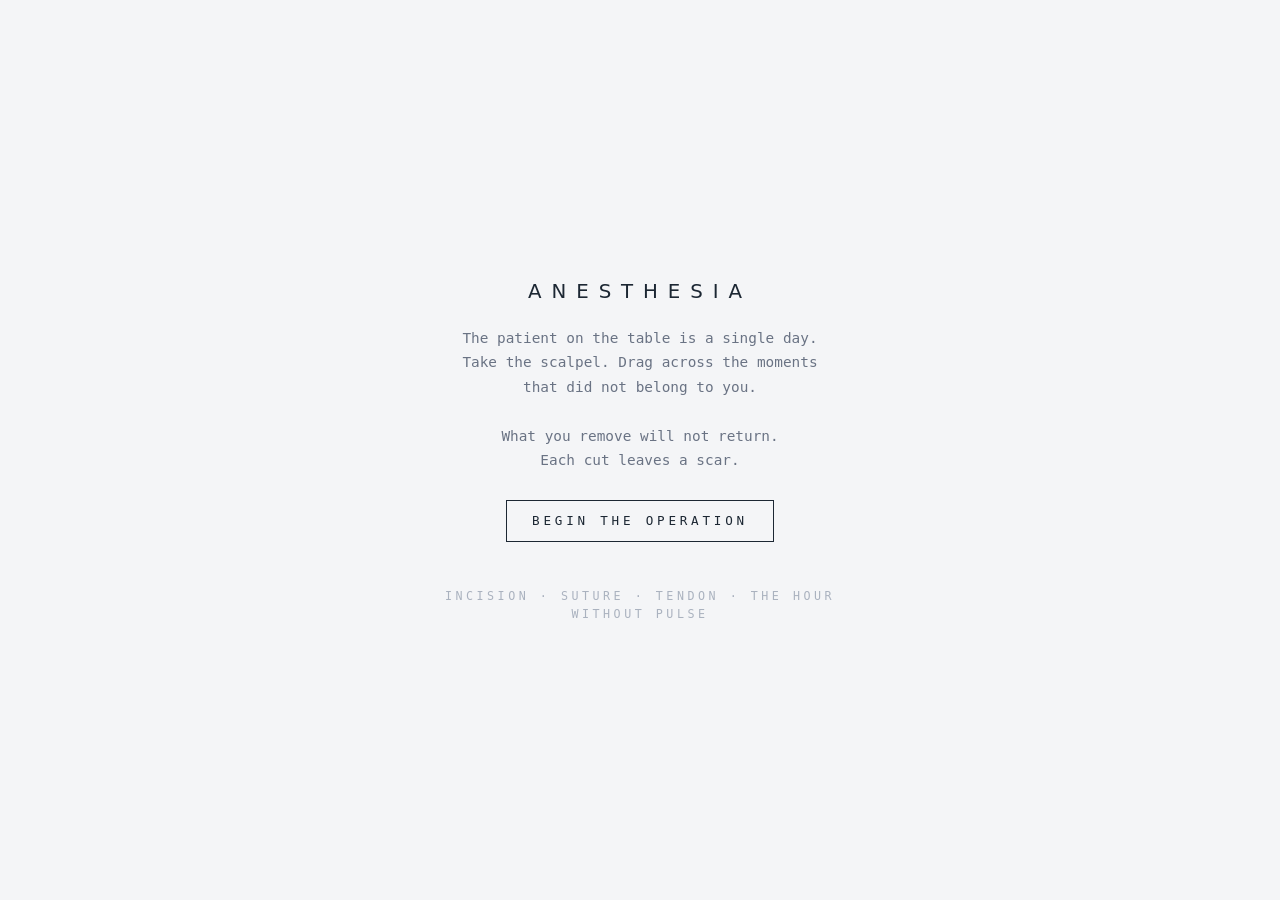
<file: dreams/02-surgeon/index.html>
<!DOCTYPE html>
<html lang="en">
<head>
<meta charset="utf-8" />
<meta name="viewport" content="width=device-width, initial-scale=1" />
<title>The Hour Without Pulse — A Surgery on Time</title>
<link rel="stylesheet" href="../../style.css" />
<style>
  /* ============================================================
     persona signature override — clinical inversion of the hall
     ============================================================ */
  :root {
    --bg:       #f4f5f7;   /* clinical white     */
    --bg-deep: #e9ebee;    /* tray steel         */
    --steel:   #1c2733;    /* instruments        */
    --steel-2: #2c3645;
    --ink:     #0a0e14;
    --ink-dim: #6a7384;
    --ink-faint:#aab2bf;
    --rule:    #c9cdd3;
    --blood:   #a02c2c;
    --vein:    #3a72a8;
    --incision:#000000;
    --gauze:   #faf9f4;

    --type-clinical: "Helvetica Neue", "Inter", system-ui, sans-serif;
  }

  html, body {
    background: var(--bg);
    color: var(--ink);
    font-family: var(--type-clinical);
    font-weight: 300;
    overflow: hidden;
    height: 100%;
    cursor: none;
  }
  body {
    background:
      radial-gradient(ellipse at 50% 0%, rgba(255,255,255,1), transparent 60%),
      radial-gradient(ellipse at 50% 100%, rgba(58,114,168,0.05), transparent 60%),
      var(--bg);
  }

  /* override shared classes for the clinical theme */
  .return-ribbon {
    background: rgba(255,255,255,0.85);
    color: var(--steel);
    border: 1px solid var(--rule);
    backdrop-filter: blur(6px);
    cursor: none;
  }
  .return-ribbon:hover { color: var(--blood); }

  .wake-log-toggle {
    background: rgba(255,255,255,0.85);
    color: var(--steel);
    border: 1px solid var(--rule);
    backdrop-filter: blur(6px);
    cursor: none;
  }
  .wake-log {
    background: rgba(255,255,255,0.97);
    border: 1px solid var(--rule);
    color: var(--ink-dim);
    font-family: var(--type-mono);
    box-shadow: 0 30px 80px -30px rgba(28,39,51,0.25);
  }
  .wake-log h3 { color: var(--steel); font-family: var(--type-clinical); font-style: normal; letter-spacing: 0.2em; text-transform: uppercase; font-size: 0.8rem; }
  .wake-log dt { color: var(--steel); }

  /* -------- the operating theatre -------- */

  .theatre {
    position: fixed;
    inset: 0;
    display: grid;
    grid-template-rows: auto 1fr auto;
    padding: 4.5rem 3rem 3rem;
  }

  /* chart header */
  .chart {
    display: grid;
    grid-template-columns: 1fr auto 1fr;
    align-items: end;
    gap: 2rem;
    border-bottom: 1px solid var(--rule);
    padding-bottom: 1rem;
    font-family: var(--type-mono);
    font-size: 0.7rem;
    letter-spacing: 0.18em;
    text-transform: uppercase;
    color: var(--ink-dim);
  }
  .chart .left  { text-align: left;   line-height: 1.7; }
  .chart .right { text-align: right;  line-height: 1.7; }
  .chart .title-block {
    text-align: center;
    border-left: 1px solid var(--rule);
    border-right: 1px solid var(--rule);
    padding: 0 2rem;
  }
  .chart h1 {
    font-family: var(--type-clinical);
    font-weight: 200;
    font-size: 1.4rem;
    letter-spacing: 0.4em;
    margin: 0 0 .3rem;
    color: var(--steel);
    text-transform: uppercase;
  }
  .chart .subtitle {
    font-style: italic;
    text-transform: none;
    letter-spacing: 0.05em;
    color: var(--ink-dim);
  }
  .chart .vital {
    color: var(--steel);
    font-weight: 500;
  }
  .pulse-dot {
    display:inline-block;
    width:6px;height:6px;
    background:var(--blood);
    border-radius:50%;
    margin-right:.4rem;
    transform:translateY(-1px);
    animation: pulse 1.2s ease-in-out infinite;
  }
  @keyframes pulse {
    0%,100% { opacity: 1; transform:translateY(-1px) scale(1); }
    50%     { opacity: 0.3; transform:translateY(-1px) scale(0.6); }
  }

  /* operating table */
  .table-wrap {
    position: relative;
    display: grid;
    place-items: center;
    overflow: hidden;
  }
  svg.body {
    width: min(100%, 60rem);
    height: 100%;
    max-height: 70vh;
    overflow: visible;
    user-select: none;
    -webkit-user-select: none;
  }

  /* heart monitor strip */
  .ekg {
    position: relative;
    height: 3rem;
    border-top: 1px solid var(--rule);
    border-bottom: 1px solid var(--rule);
    margin-top: 1rem;
    overflow: hidden;
    background:
      linear-gradient(0deg, transparent 49%, rgba(28,39,51,0.06) 50%, transparent 51%);
  }
  .ekg svg { position:absolute; inset:0; width:100%; height:100%; }

  /* footer instruments tray */
  .tray {
    margin-top: 1rem;
    padding-top: .8rem;
    border-top: 1px solid var(--rule);
    display: flex;
    justify-content: space-between;
    align-items: center;
    font-family: var(--type-mono);
    font-size: 0.7rem;
    letter-spacing: 0.2em;
    text-transform: uppercase;
    color: var(--ink-dim);
  }
  .tray-instructions {
    color: var(--steel);
  }
  .tray-instructions kbd {
    font-family: var(--type-mono);
    font-size: 0.65rem;
    border: 1px solid var(--rule);
    background: var(--gauze);
    padding: 1px 6px;
    color: var(--steel);
    margin: 0 .2rem;
  }
  .tally {
    display: flex;
    gap: 2rem;
  }
  .tally span b {
    color: var(--steel);
    font-weight: 500;
    margin-left: .3rem;
  }
  .tally .blood-tally b { color: var(--blood); }

  /* the cursor — a scalpel that follows the pointer */
  .scalpel {
    position: fixed;
    top: 0; left: 0;
    width: 56px; height: 56px;
    pointer-events: none;
    z-index: 9000;
    transform: translate(-12px, -12px);
    will-change: transform;
  }
  .scalpel.cutting { filter: drop-shadow(0 0 4px rgba(160,44,44,0.55)); }

  /* legend / dossier in corner */
  .dossier {
    position: absolute;
    left: 2.5rem;
    top: 50%;
    transform: translateY(-50%);
    font-family: var(--type-mono);
    font-size: 0.65rem;
    letter-spacing: 0.15em;
    text-transform: uppercase;
    color: var(--ink-dim);
    line-height: 2;
    pointer-events: none;
    border-left: 1px solid var(--rule);
    padding-left: 1rem;
  }
  .dossier .swatch {
    display: inline-block;
    width: 10px; height: 10px;
    margin-right: .5rem;
    transform: translateY(1px);
  }
  .dossier .swatch.tumor  { background: var(--blood); }
  .dossier .swatch.tendon { background: var(--vein); }
  .dossier .swatch.scar   { background: var(--ink); }

  /* the floating verdict */
  .verdict {
    position: absolute;
    right: 2.5rem;
    top: 50%;
    transform: translateY(-50%);
    width: 16rem;
    font-family: var(--type-mono);
    font-size: 0.7rem;
    letter-spacing: 0.08em;
    color: var(--ink-dim);
    text-align: right;
    border-right: 1px solid var(--rule);
    padding-right: 1rem;
    pointer-events: none;
  }
  .verdict .label {
    text-transform: uppercase;
    letter-spacing: 0.25em;
    color: var(--steel);
    margin-bottom: .4rem;
    font-size: .65rem;
  }
  .verdict .quote {
    font-family: var(--type-clinical);
    font-style: italic;
    color: var(--steel);
    font-size: 0.85rem;
    line-height: 1.4;
    min-height: 5em;
  }

  /* hover tooltip on a moment */
  .moment-label {
    position: absolute;
    transform: translate(-50%, -120%);
    background: var(--gauze);
    border: 1px solid var(--rule);
    padding: .35rem .6rem;
    font-family: var(--type-mono);
    font-size: 0.65rem;
    letter-spacing: 0.15em;
    text-transform: uppercase;
    color: var(--steel);
    white-space: nowrap;
    pointer-events: none;
    opacity: 0;
    transition: opacity 120ms ease;
    z-index: 50;
  }
  .moment-label.show { opacity: 1; }
  .moment-label::after {
    content:"";
    position:absolute;
    left:50%; bottom:-4px;
    width:6px; height:6px;
    background: var(--gauze);
    border-right:1px solid var(--rule);
    border-bottom:1px solid var(--rule);
    transform: translateX(-50%) rotate(45deg);
  }

  /* anesthesia overlay (intro) */
  .anesthesia {
    position: fixed; inset: 0;
    background: var(--bg);
    z-index: 11000;
    display: grid;
    place-items: center;
    transition: opacity 1.6s ease;
    cursor: none;
  }
  .anesthesia.fade { opacity: 0; pointer-events: none; }
  .anesthesia .panel {
    text-align: center;
    max-width: 30rem;
    padding: 2rem;
  }
  .anesthesia h2 {
    font-family: var(--type-clinical);
    font-weight: 200;
    letter-spacing: 0.5em;
    text-transform: uppercase;
    font-size: 1.1rem;
    color: var(--steel);
    margin: 0 0 1rem;
  }
  .anesthesia p {
    font-family: var(--type-mono);
    font-size: .8rem;
    line-height: 1.7;
    color: var(--ink-dim);
    margin: 0 0 1.5rem;
  }
  .anesthesia button {
    background: transparent;
    border: 1px solid var(--steel);
    color: var(--steel);
    padding: .7rem 1.4rem;
    font-family: var(--type-mono);
    font-size: .7rem;
    letter-spacing: 0.3em;
    text-transform: uppercase;
    cursor: none;
    transition: background 200ms ease, color 200ms ease;
  }
  .anesthesia button:hover {
    background: var(--steel);
    color: var(--bg);
  }
  .anesthesia .seed {
    font-family: var(--type-mono);
    font-size: .65rem;
    color: var(--ink-faint);
    letter-spacing: 0.3em;
    text-transform: uppercase;
    margin-top: 2.5rem;
  }

  /* the closing dialog when surgery completes */
  .post-op {
    position: fixed; inset: 0;
    background: rgba(244,245,247,0.92);
    backdrop-filter: blur(4px);
    z-index: 10500;
    display: none;
    place-items: center;
  }
  .post-op.show { display: grid; }
  .post-op .panel {
    background: var(--gauze);
    border: 1px solid var(--rule);
    padding: 2.5rem 3rem;
    max-width: 32rem;
    box-shadow: 0 30px 80px -30px rgba(28,39,51,0.25);
    text-align: center;
  }
  .post-op h2 {
    font-family: var(--type-clinical);
    font-weight: 200;
    letter-spacing: 0.4em;
    text-transform: uppercase;
    font-size: 1rem;
    color: var(--steel);
    margin: 0 0 1.2rem;
  }
  .post-op .summary {
    font-family: var(--type-mono);
    font-size: .75rem;
    color: var(--ink-dim);
    line-height: 1.8;
    text-align: left;
    border: 1px solid var(--rule);
    padding: 1rem;
    margin-bottom: 1.5rem;
  }
  .post-op .summary b { color: var(--steel); }
  .post-op .epigraph {
    font-family: var(--type-clinical);
    font-style: italic;
    color: var(--steel);
    font-size: .95rem;
    line-height: 1.5;
    margin-bottom: 1.5rem;
  }
  .post-op button {
    background: var(--steel);
    color: var(--bg);
    border: none;
    padding: .7rem 1.4rem;
    font-family: var(--type-mono);
    font-size: .7rem;
    letter-spacing: 0.3em;
    text-transform: uppercase;
    cursor: none;
  }

  @media (max-width: 760px) {
    .theatre { padding: 4rem 1rem 1.5rem; }
    .chart { grid-template-columns: 1fr; }
    .chart .title-block { border: none; padding: 0; }
    .dossier, .verdict { display: none; }
  }

  @media (prefers-reduced-motion: reduce) {
    .pulse-dot { animation: none; }
  }
</style>
</head>
<body>

<a class="return-ribbon" href="../../">← Hall of Reverie</a>

<button class="wake-log-toggle" onclick="document.querySelector('.wake-log').classList.toggle('open')">📜 wake log</button>
<aside class="wake-log">
  <h3>The Surgeon of Wasted Hours</h3>
  <p style="font-style:italic;color:var(--ink-dim)">"the trick is knowing which scar makes the body more itself"</p>
  <dl>
    <dt>title</dt><dd>the hour without pulse</dd>
    <dt>made</dt><dd>9 may 2026 · the small hours</dd>
    <dt>essence</dt><dd>drag a scalpel across the body of a single day and excise the moments that were never yours.</dd>
    <dt>secrets</dt><dd>excise the noon tendon to reveal the blue ghost; remove every scheduled hour to surface the hidden sentence; press <b>R</b> to listen to the room.</dd>
  </dl>
</aside>

<!-- anesthesia intro -->
<div class="anesthesia" id="anesthesia">
  <div class="panel">
    <h2>Anesthesia</h2>
    <p>
      The patient on the table is a single day.<br/>
      Take the scalpel. Drag across the moments<br/>
      that did not belong to you.<br/><br/>
      What you remove will not return.<br/>
      Each cut leaves a scar.
    </p>
    <button id="begin-btn">Begin the operation</button>
    <div class="seed">incision · suture · tendon · the hour without pulse</div>
  </div>
</div>

<!-- post-op dialog -->
<div class="post-op" id="postop">
  <div class="panel">
    <h2>Post-Operative Notes</h2>
    <div class="epigraph" id="epigraph">"The body is more itself."</div>
    <div class="summary" id="summary"></div>
    <button id="close-btn">Close the chart</button>
  </div>
</div>

<!-- the theatre -->
<main class="theatre" id="theatre" aria-hidden="false">
  <header class="chart">
    <div class="left">
      <div>Patient · <span class="vital">Tuesday, the 9th of May</span></div>
      <div>Admitted · <span class="vital" id="admitTime">03:14</span></div>
      <div>Diagnosis · <span class="vital">surplus of allotted hours</span></div>
    </div>
    <div class="title-block">
      <h1>The Hour Without Pulse</h1>
      <div class="subtitle">a surgery on a single day</div>
    </div>
    <div class="right">
      <div><span class="pulse-dot"></span><span class="vital" id="vitalTime">24:00:00 remaining</span></div>
      <div>Surgeon · <span class="vital">K.D.C., M.D. (of hours)</span></div>
      <div>Theater · <span class="vital">02 of 08</span></div>
    </div>
  </header>

  <section class="table-wrap" id="tableWrap">

    <div class="dossier">
      <div><span class="swatch tumor"></span>tumor — to be excised</div>
      <div><span class="swatch tendon"></span>tendon — load-bearing</div>
      <div><span class="swatch scar"></span>scar — the absence remains</div>
    </div>

    <div class="verdict">
      <div class="label">Surgical Note</div>
      <div class="quote" id="quote">"The body is patient. Begin where it hurts least."</div>
    </div>

    <svg class="body" id="body" viewBox="0 0 1000 560" preserveAspectRatio="xMidYMid meet">
      <!-- decorative grid -->
      <defs>
        <pattern id="grid" width="40" height="40" patternUnits="userSpaceOnUse">
          <path d="M 40 0 L 0 0 0 40" fill="none" stroke="rgba(28,39,51,0.05)" stroke-width="1"/>
        </pattern>
        <linearGradient id="hourglassFill" x1="0" x2="0" y1="0" y2="1">
          <stop offset="0%" stop-color="#ffffff"/>
          <stop offset="100%" stop-color="#e9ebee"/>
        </linearGradient>
        <filter id="bleed" x="-50%" y="-50%" width="200%" height="200%">
          <feGaussianBlur stdDeviation="0.6"/>
        </filter>
      </defs>

      <rect x="0" y="0" width="1000" height="560" fill="url(#grid)"/>

      <!-- table edge -->
      <line x1="60" y1="510" x2="940" y2="510" stroke="#1c2733" stroke-width="1.5"/>
      <line x1="60" y1="514" x2="940" y2="514" stroke="rgba(28,39,51,0.2)" stroke-width="0.5"/>

      <!-- the body of time: an hourglass-shaped form -->
      <g id="bodyShape">
        <!-- outer outline -->
        <path id="outline"
              d="M 220,80 L 780,80 L 560,280 L 780,480 L 220,480 L 440,280 Z"
              fill="url(#hourglassFill)"
              stroke="#1c2733"
              stroke-width="1.5"/>
        <!-- midline incision guide (faint) -->
        <line x1="500" y1="80" x2="500" y2="480" stroke="rgba(28,39,51,0.15)" stroke-width="0.5" stroke-dasharray="2 4"/>
        <!-- subtle pulse line through the body, like an EKG -->
        <path id="pulseLine"
              d="M 220,280 L 380,280 L 400,260 L 420,300 L 440,200 L 460,280 L 560,280 L 580,260 L 600,300 L 620,200 L 640,280 L 780,280"
              fill="none"
              stroke="#a02c2c"
              stroke-width="0.8"
              opacity="0.35"/>
      </g>

      <!-- moments group, populated by JS -->
      <g id="moments"></g>

      <!-- scars group, populated by JS -->
      <g id="scars"></g>

      <!-- live cut path while dragging -->
      <path id="liveCut" fill="none" stroke="var(--blood)" stroke-width="2" stroke-linecap="round" stroke-linejoin="round" opacity="0.9"/>

      <!-- hour labels -->
      <g font-family="ui-monospace, Menlo, monospace" font-size="9" fill="#6a7384" letter-spacing="2">
        <text x="220" y="72" text-anchor="middle">00:00</text>
        <text x="500" y="72" text-anchor="middle">06:00</text>
        <text x="780" y="72" text-anchor="middle">12:00</text>
        <text x="220" y="498" text-anchor="middle">18:00</text>
        <text x="500" y="498" text-anchor="middle">23:59</text>
        <text x="780" y="498" text-anchor="middle">12:00</text>
      </g>
    </svg>

    <div class="moment-label" id="momentLabel"></div>
  </section>

  <div class="ekg">
    <svg viewBox="0 0 1000 60" preserveAspectRatio="none">
      <path id="ekgPath" d="M 0 30 L 1000 30" fill="none" stroke="#a02c2c" stroke-width="1.2" stroke-linecap="round"/>
    </svg>
  </div>

  <footer class="tray">
    <div class="tray-instructions">
      <kbd>drag</kbd> to incise · <kbd>R</kbd> to suture (only what insists on staying) · <kbd>F</kbd> file the chart
    </div>
    <div class="tally">
      <span>excised <b id="cutCount">0</b></span>
      <span class="blood-tally">minutes lost <b id="minLost">000</b></span>
      <span>integrity <b id="integrity">100%</b></span>
    </div>
  </footer>
</main>

<!-- scalpel cursor -->
<svg class="scalpel" id="scalpel" viewBox="0 0 56 56" aria-hidden="true">
  <!-- handle -->
  <rect x="6" y="36" width="22" height="4" rx="1" fill="#1c2733"/>
  <rect x="6" y="40" width="22" height="2" fill="#2c3645"/>
  <!-- ferrule -->
  <rect x="26" y="34" width="4" height="8" fill="#0a0e14"/>
  <!-- blade -->
  <path d="M 30 34 L 50 28 L 52 36 L 30 42 Z" fill="#e2e6ec" stroke="#1c2733" stroke-width="0.8"/>
  <!-- tip glint -->
  <circle cx="50" cy="30" r="0.8" fill="#fff"/>
  <!-- a single bead at the tip -->
  <circle id="bead" cx="50" cy="30" r="0" fill="#a02c2c"/>
</svg>

<script>
/* ============================================================
   The Surgeon of Wasted Hours
   He who operates on the body of time.
   ============================================================ */
(() => {
  const svg        = document.getElementById('body');
  const momentsG   = document.getElementById('moments');
  const scarsG     = document.getElementById('scars');
  const liveCut    = document.getElementById('liveCut');
  const scalpel    = document.getElementById('scalpel');
  const bead       = document.getElementById('bead');
  const ekgPath    = document.getElementById('ekgPath');
  const quoteEl    = document.getElementById('quote');
  const vitalTime  = document.getElementById('vitalTime');
  const cutCountEl = document.getElementById('cutCount');
  const minLostEl  = document.getElementById('minLost');
  const integrityEl= document.getElementById('integrity');
  const momentLabel= document.getElementById('momentLabel');
  const tableWrap  = document.getElementById('tableWrap');
  const anesthesia = document.getElementById('anesthesia');
  const beginBtn   = document.getElementById('begin-btn');
  const postop     = document.getElementById('postop');
  const epigraph   = document.getElementById('epigraph');
  const summaryEl  = document.getElementById('summary');
  const closeBtn   = document.getElementById('close-btn');

  /* ---------- the day's moments, distributed along the hourglass body ---------- */
  /* Each moment lives at a (relative) point on the timeline, classified as
     tumor (waste — color blood), tendon (load-bearing — color vein), or
     bone (neutral — color steel). The hourglass body is two triangles:
     top   apex at (500,280),  base from (220,80)→(780,80)
     bottom apex at (500,280), base from (220,480)→(780,480)
     We map hours 0..24 along this perimeter.                           */

  // perimeter sample helper: build a list of points along the outline at hour
  // intervals so each moment sits on the body's surface.
  function pointForHour(h) {
    // 0..6 across top edge: (220..780, 80)
    if (h <= 6)  return { x: 220 + (h/6)*560, y: 80 };
    // 6..12 down right diagonal to apex: (780,80)→(560,280)
    if (h <= 12) return { x: 780 - ((h-6)/6)*220, y: 80 + ((h-6)/6)*200 };
    // 12..18 down right of bottom triangle: (560,280)→(780,480)
    if (h <= 18) return { x: 560 + ((h-12)/6)*220, y: 280 + ((h-12)/6)*200 };
    // 18..24 across bottom edge backwards: (780,480)→(220,480) — but typed forward
    // We instead want hours 18..24 to wrap; let's continue along a logical loop:
    return { x: 780 - ((h-18)/6)*560, y: 480 };
  }

  // We'll embed moments INSIDE the body instead — points distributed
  // through the interior, each labeled with an hour and a kind.
  const moments = [
    { id:'m1',  hour:'01:14', label:'a thought you did not finish',                kind:'tumor',  x:280, y:130 },
    { id:'m2',  hour:'02:33', label:'the hour you scrolled to forget',             kind:'tumor',  x:380, y:170 },
    { id:'m3',  hour:'03:50', label:'a sentence written, then deleted',            kind:'tumor',  x:600, y:130 },
    { id:'m4',  hour:'05:00', label:'the dawn — load-bearing',                     kind:'tendon', x:480, y:200 },
    { id:'m5',  hour:'06:42', label:'coffee — keep',                                kind:'tendon', x:530, y:230 },
    { id:'m6',  hour:'08:11', label:'a meeting that should have been a memo',      kind:'tumor',  x:430, y:215 },
    { id:'m7',  hour:'09:30', label:'a meeting about the meeting',                  kind:'tumor',  x:560, y:240 },
    { id:'m8',  hour:'10:45', label:'the noon tendon — careful',                   kind:'tendon', x:500, y:275 },
    { id:'m9',  hour:'12:00', label:'lunch alone, in your car',                    kind:'tumor',  x:500, y:300 },
    { id:'m10', hour:'13:20', label:'an apology you owed yourself',                kind:'tendon', x:445, y:325 },
    { id:'m11', hour:'14:55', label:'an argument relived',                          kind:'tumor',  x:600, y:340 },
    { id:'m12', hour:'15:30', label:'fifteen minutes you cannot account for',      kind:'tumor',  x:380, y:360 },
    { id:'m13', hour:'16:18', label:'a song that found you',                       kind:'tendon', x:520, y:380 },
    { id:'m14', hour:'17:45', label:'a regret you rehearsed',                      kind:'tumor',  x:300, y:430 },
    { id:'m15', hour:'19:02', label:'the walk you almost did not take',            kind:'tendon', x:460, y:445 },
    { id:'m16', hour:'20:30', label:'an hour at the table, fed',                   kind:'tendon', x:580, y:430 },
    { id:'m17', hour:'21:45', label:'doomscroll, second pass',                     kind:'tumor',  x:660, y:445 },
    { id:'m18', hour:'22:33', label:'the page you read twice',                     kind:'tendon', x:720, y:430 },
    { id:'m19', hour:'23:58', label:'the hour without pulse',                      kind:'tumor',  x:520, y:135, secret:'pulseless' },
  ];

  // moment kind palette
  const KIND = {
    tumor:  { fill:'#a02c2c', stroke:'#7a1f1f', r:6 },
    tendon: { fill:'#3a72a8', stroke:'#26527e', r:5 },
    bone:   { fill:'#1c2733', stroke:'#0a0e14', r:4 },
  };

  // render moments
  for (const m of moments) {
    const k = KIND[m.kind];
    const ns = 'http://www.w3.org/2000/svg';
    const g = document.createElementNS(ns, 'g');
    g.setAttribute('class', 'moment');
    g.setAttribute('data-id', m.id);
    g.setAttribute('data-kind', m.kind);
    g.setAttribute('data-hour', m.hour);
    g.setAttribute('data-label', m.label);
    g.setAttribute('transform', `translate(${m.x},${m.y})`);

    // halo (faint)
    const halo = document.createElementNS(ns,'circle');
    halo.setAttribute('r', k.r + 4);
    halo.setAttribute('fill','none');
    halo.setAttribute('stroke', k.fill);
    halo.setAttribute('stroke-width','0.6');
    halo.setAttribute('opacity','0.18');
    g.appendChild(halo);

    // dot
    const c = document.createElementNS(ns,'circle');
    c.setAttribute('r', k.r);
    c.setAttribute('fill', k.fill);
    c.setAttribute('stroke', k.stroke);
    c.setAttribute('stroke-width','0.8');
    g.appendChild(c);

    // hour text (only on hover via JS)
    momentsG.appendChild(g);
  }

  /* ---------- pointer-following scalpel ---------- */
  let pointer = { x: window.innerWidth/2, y: window.innerHeight/2 };
  document.addEventListener('pointermove', (e) => {
    pointer.x = e.clientX; pointer.y = e.clientY;
    scalpel.style.transform = `translate(${e.clientX - 12}px, ${e.clientY - 12}px)`;
    if (cutting) onCutMove(e);
    else        onHoverMoments(e);
  });

  /* ---------- hover detection on moments ---------- */
  function onHoverMoments(e) {
    const sp = svgPoint(e.clientX, e.clientY);
    let hit = null;
    for (const g of momentsG.querySelectorAll('.moment')) {
      if (g.classList.contains('excised')) continue;
      const t = g.getAttribute('transform');
      const m = /translate\(([\-\d.]+),([\-\d.]+)\)/.exec(t);
      const cx = +m[1], cy = +m[2];
      const r = +KIND[g.getAttribute('data-kind')].r + 8;
      if ((sp.x-cx)**2 + (sp.y-cy)**2 < r*r) { hit = { g, cx, cy }; break; }
    }
    if (hit) {
      const rect = svg.getBoundingClientRect();
      const sx = rect.left + (hit.cx / 1000) * rect.width;
      const sy = rect.top  + (hit.cy / 560)  * rect.height;
      momentLabel.textContent = hit.g.getAttribute('data-hour') + ' · ' + hit.g.getAttribute('data-label');
      momentLabel.style.left = sx + 'px';
      momentLabel.style.top  = sy + 'px';
      momentLabel.classList.add('show');
    } else {
      momentLabel.classList.remove('show');
    }
  }

  /* ---------- screen→svg mapping ---------- */
  function svgPoint(clientX, clientY) {
    const pt = svg.createSVGPoint();
    pt.x = clientX; pt.y = clientY;
    const ctm = svg.getScreenCTM().inverse();
    return pt.matrixTransform(ctm);
  }

  /* ---------- cutting state ---------- */
  let cutting = false;
  let cutPath = [];
  let totalCuts = 0;
  let totalMinutesLost = 0;
  let excisedKinds = { tumor:0, tendon:0, bone:0 };
  let lastCutWasTendon = false;
  let pulselessRevealed = false;
  let totalScheduledRemoved = 0;
  let secretMessageShown = false;

  // start cutting on pointerdown anywhere over the table
  tableWrap.addEventListener('pointerdown', (e) => {
    if (anesthesia.classList.contains('fade') === false) return;
    cutting = true;
    cutPath = [svgPoint(e.clientX, e.clientY)];
    redrawLiveCut();
    scalpel.classList.add('cutting');
    bead.setAttribute('r','1.6');
    momentLabel.classList.remove('show');
  });

  function onCutMove(e) {
    const p = svgPoint(e.clientX, e.clientY);
    const last = cutPath[cutPath.length - 1];
    if (last && (p.x-last.x)**2 + (p.y-last.y)**2 < 4) return;
    cutPath.push(p);
    redrawLiveCut();
    bead.setAttribute('cy', 30 + Math.min(8, cutPath.length * 0.03));
  }

  document.addEventListener('pointerup', () => {
    if (!cutting) return;
    cutting = false;
    scalpel.classList.remove('cutting');
    bead.setAttribute('r','0');
    finalizeCut();
    liveCut.setAttribute('d','');
    cutPath = [];
  });

  function redrawLiveCut() {
    if (cutPath.length < 1) { liveCut.setAttribute('d',''); return; }
    let d = `M ${cutPath[0].x.toFixed(1)} ${cutPath[0].y.toFixed(1)}`;
    for (let i = 1; i < cutPath.length; i++) {
      d += ` L ${cutPath[i].x.toFixed(1)} ${cutPath[i].y.toFixed(1)}`;
    }
    liveCut.setAttribute('d', d);
  }

  /* ---------- finalize a cut: mark intersected moments excised, leave a scar ---------- */
  function finalizeCut() {
    if (cutPath.length < 2) return;

    // find moments along the cut
    const hits = [];
    for (const g of momentsG.querySelectorAll('.moment')) {
      if (g.classList.contains('excised')) continue;
      const t = g.getAttribute('transform');
      const m = /translate\(([\-\d.]+),([\-\d.]+)\)/.exec(t);
      const cx = +m[1], cy = +m[2];
      const r = +KIND[g.getAttribute('data-kind')].r + 7;
      if (segmentNearPoint(cutPath, cx, cy, r)) hits.push(g);
    }

    if (hits.length === 0 && pathLength(cutPath) < 30) return;

    // emit a permanent scar along the cut
    drawScar(cutPath);
    pulse();

    // excise the hits
    for (const g of hits) {
      g.classList.add('excised');
      const kind = g.getAttribute('data-kind');
      const hour = g.getAttribute('data-hour');
      const label = g.getAttribute('data-label');
      excisedKinds[kind] = (excisedKinds[kind]||0) + 1;
      // a moment carries weight in minutes: tumor 25, tendon 60, bone 15
      const minutes = (kind === 'tumor') ? 25 + Math.floor(Math.random()*40)
                    : (kind === 'tendon') ? 55 + Math.floor(Math.random()*30)
                    : 12 + Math.floor(Math.random()*15);
      totalMinutesLost += minutes;
      // fade and shrink
      g.querySelector('circle:nth-child(2)').setAttribute('opacity','0.15');
      g.querySelectorAll('circle')[0].setAttribute('opacity','0.05');
      // leave a small "x" mark where it was
      const ns = 'http://www.w3.org/2000/svg';
      const x1 = document.createElementNS(ns,'line');
      const x2 = document.createElementNS(ns,'line');
      x1.setAttribute('x1','-3'); x1.setAttribute('y1','-3');
      x1.setAttribute('x2','3');  x1.setAttribute('y2','3');
      x2.setAttribute('x1','3');  x2.setAttribute('y1','-3');
      x2.setAttribute('x2','-3'); x2.setAttribute('y2','3');
      for (const e of [x1,x2]) {
        e.setAttribute('stroke','#0a0e14');
        e.setAttribute('stroke-width','1.1');
        e.setAttribute('opacity','0.7');
      }
      g.appendChild(x1); g.appendChild(x2);

      // narration
      narrate(kind, hour, label, g);

      // SECRET 1: m19 = the hour without pulse
      const id = g.getAttribute('data-id');
      if (id === 'm19') revealPulseless();

      // SECRET 2: noon tendon excised → blue ghost
      if (id === 'm8') revealNoonGhost();

      // SECRET 3: track scheduled hours (tumors with 'meeting' in label)
      if (/meeting|scheduled|memo/i.test(label)) {
        totalScheduledRemoved++;
        if (totalScheduledRemoved >= 2) revealHiddenSentence();
      }
    }

    totalCuts++;
    lastCutWasTendon = hits.some(h => h.getAttribute('data-kind') === 'tendon');
    updateTally();
  }

  /* ---------- distance helpers ---------- */
  function segmentNearPoint(path, px, py, r) {
    for (let i = 0; i < path.length - 1; i++) {
      if (distPointSeg(px, py, path[i], path[i+1]) <= r) return true;
    }
    return false;
  }
  function distPointSeg(px, py, a, b) {
    const vx = b.x - a.x, vy = b.y - a.y;
    const wx = px - a.x, wy = py - a.y;
    const c1 = vx*wx + vy*wy;
    if (c1 <= 0) return Math.hypot(px - a.x, py - a.y);
    const c2 = vx*vx + vy*vy;
    if (c2 <= c1) return Math.hypot(px - b.x, py - b.y);
    const t = c1 / c2;
    const bx = a.x + t*vx, by = a.y + t*vy;
    return Math.hypot(px - bx, py - by);
  }
  function pathLength(p) {
    let L = 0;
    for (let i = 1; i < p.length; i++) L += Math.hypot(p[i].x-p[i-1].x, p[i].y-p[i-1].y);
    return L;
  }

  /* ---------- a permanent scar ---------- */
  function drawScar(path) {
    if (path.length < 2) return;
    const ns = 'http://www.w3.org/2000/svg';
    const g = document.createElementNS(ns, 'g');

    // primary incision (black)
    const inc = document.createElementNS(ns,'path');
    let d = `M ${path[0].x.toFixed(1)} ${path[0].y.toFixed(1)}`;
    for (let i = 1; i < path.length; i++) d += ` L ${path[i].x.toFixed(1)} ${path[i].y.toFixed(1)}`;
    inc.setAttribute('d', d);
    inc.setAttribute('fill','none');
    inc.setAttribute('stroke','#0a0e14');
    inc.setAttribute('stroke-width','1.2');
    inc.setAttribute('stroke-linecap','round');
    inc.setAttribute('stroke-linejoin','round');
    inc.setAttribute('opacity','0');
    g.appendChild(inc);

    // sutures (cross-hatch perpendicular to the path)
    const sutures = makeSutures(path);
    for (const s of sutures) {
      const ln = document.createElementNS(ns,'line');
      ln.setAttribute('x1', s.x1); ln.setAttribute('y1', s.y1);
      ln.setAttribute('x2', s.x2); ln.setAttribute('y2', s.y2);
      ln.setAttribute('stroke','#0a0e14');
      ln.setAttribute('stroke-width','0.7');
      ln.setAttribute('opacity','0');
      g.appendChild(ln);
    }

    // bleed: small blood beads along the path (subtle, never gory)
    const beads = makeBleed(path);
    for (const b of beads) {
      const dot = document.createElementNS(ns,'circle');
      dot.setAttribute('cx', b.x); dot.setAttribute('cy', b.y);
      dot.setAttribute('r', b.r);
      dot.setAttribute('fill', '#a02c2c');
      dot.setAttribute('opacity','0');
      g.appendChild(dot);
    }

    scarsG.appendChild(g);

    // animate ink in
    const all = g.querySelectorAll('*');
    all.forEach((el, idx) => {
      el.animate(
        [{ opacity: 0 }, { opacity: el.tagName === 'circle' ? 0.55 : 0.85 }],
        { duration: 380, delay: idx * 6, fill: 'forwards', easing: 'ease-out' }
      );
    });
  }

  function makeSutures(path) {
    const out = [];
    let total = 0;
    for (let i = 1; i < path.length; i++) {
      const dx = path[i].x - path[i-1].x;
      const dy = path[i].y - path[i-1].y;
      const len = Math.hypot(dx, dy);
      total += len;
      if (total >= 14) {
        total = 0;
        const nx = -dy/len, ny = dx/len;
        out.push({
          x1: (path[i].x + nx*4).toFixed(1),
          y1: (path[i].y + ny*4).toFixed(1),
          x2: (path[i].x - nx*4).toFixed(1),
          y2: (path[i].y - ny*4).toFixed(1),
        });
      }
    }
    return out;
  }
  function makeBleed(path) {
    const out = [];
    let total = 0;
    for (let i = 1; i < path.length; i++) {
      const dx = path[i].x - path[i-1].x;
      const dy = path[i].y - path[i-1].y;
      const len = Math.hypot(dx, dy);
      total += len;
      if (total >= 22) {
        total = 0;
        out.push({ x: path[i].x + (Math.random()-0.5)*2, y: path[i].y + (Math.random()-0.5)*2, r: 0.7 + Math.random()*0.9 });
      }
    }
    return out;
  }

  /* ---------- vital signs / pulse ---------- */
  function pulse() {
    // a one-shot beat in the EKG
    const w = 1000, h = 60;
    const start = Math.random() * 800;
    let d = `M 0 ${h/2} L ${start} ${h/2}`;
    d += ` L ${start+10} ${h/2 - 4}`;
    d += ` L ${start+18} ${h/2 + 16}`;
    d += ` L ${start+26} ${h/2 - 22}`;
    d += ` L ${start+34} ${h/2 + 4}`;
    d += ` L ${start+44} ${h/2}`;
    d += ` L ${w} ${h/2}`;
    ekgPath.setAttribute('d', d);
    ekgPath.animate([{ opacity: 1 }, { opacity: 0.2 }], { duration: 1400, fill:'forwards', easing:'ease-out' });
  }

  /* ---------- narration ---------- */
  const narrationsByKind = {
    tumor: [
      "Excised. The body releases what it never asked to hold.",
      "A clean cut. The hour goes quietly.",
      "Removed without complication. It will not be missed.",
      "Tumor — benign in tone, malignant in time.",
      "The flesh closes. The day is lighter."
    ],
    tendon: [
      "Tendon. You will feel this absence in the morning.",
      "Load-bearing. The day will limp.",
      "I would not have chosen this — but the patient chose.",
      "A scar that the body will keep asking about.",
      "Bone shows where the tendon was."
    ],
    bone: [
      "Bone. Hard to remove. Harder to forget.",
      "The skeleton remembers what the skin forgets.",
    ],
  };
  function narrate(kind, hour, label, g) {
    const choices = narrationsByKind[kind] || narrationsByKind.tumor;
    const pick = choices[Math.floor(Math.random()*choices.length)];
    quoteEl.textContent = `"${pick}"`;
  }

  /* ---------- tally ---------- */
  function updateTally() {
    cutCountEl.textContent = String(totalCuts).padStart(2,'0');
    minLostEl.textContent  = String(totalMinutesLost).padStart(3,'0');
    // integrity penalty: tendons cost more than tumors
    const penalty = excisedKinds.tendon * 9 + excisedKinds.tumor * 2 + excisedKinds.bone * 5;
    const integrity = Math.max(0, 100 - penalty);
    integrityEl.textContent = integrity + '%';
    integrityEl.style.color = integrity < 50 ? 'var(--blood)' : 'var(--steel)';

    // patient time remaining
    const totalMin = 24*60 - totalMinutesLost;
    const hh = Math.max(0, Math.floor(totalMin/60));
    const mm = Math.max(0, totalMin%60);
    vitalTime.textContent = `${String(hh).padStart(2,'0')}:${String(mm).padStart(2,'0')}:00 remaining`;
  }

  /* ---------- secrets ---------- */
  function revealPulseless() {
    if (pulselessRevealed) return;
    pulselessRevealed = true;
    // the pulse line in the body fades to flatline
    const pl = document.getElementById('pulseLine');
    pl.animate(
      [{ d: pl.getAttribute('d') }, { d: 'M 220,280 L 780,280' }],
      { duration: 1800, fill:'forwards', easing:'ease-in-out' }
    );
    pl.setAttribute('d', 'M 220,280 L 780,280');
    pl.setAttribute('opacity','0.55');
    quoteEl.textContent = '"You found it. The hour without pulse. The day flatlines, and is somehow more honest."';
  }
  function revealNoonGhost() {
    // a faint blue ghost where m8 was
    const ns = 'http://www.w3.org/2000/svg';
    const g = document.createElementNS(ns,'g');
    g.setAttribute('transform','translate(500,275)');
    const c = document.createElementNS(ns,'circle');
    c.setAttribute('r','60');
    c.setAttribute('fill','none');
    c.setAttribute('stroke','#3a72a8');
    c.setAttribute('stroke-width','0.6');
    c.setAttribute('opacity','0');
    g.appendChild(c);
    scarsG.appendChild(g);
    c.animate([{opacity:0, r:10},{opacity:0.55, r:60},{opacity:0.2, r:90}],{duration:2400, fill:'forwards'});
    quoteEl.textContent = '"The blue ghost. A tendon excised leaves a hollow the body fills with weather."';
  }
  function revealHiddenSentence() {
    if (secretMessageShown) return;
    secretMessageShown = true;
    quoteEl.textContent = '"Most of what you call ‘scheduled’ was a stranger\'s hand on your day."';
  }

  /* ---------- keyboard: R = suture, F = file chart ---------- */
  document.addEventListener('keydown', (e) => {
    if (anesthesia.classList.contains('fade') === false) return;
    if (e.key === 'r' || e.key === 'R') {
      // suture: only the very last cut, and only of tendons that "insist on staying"
      if (!lastCutWasTendon) {
        quoteEl.textContent = '"Sutures are reserved for tendons that insist on staying. Nothing here insists."';
        return;
      }
      // pick last excised tendon and restore cosmetically — the scar remains
      const tends = momentsG.querySelectorAll('.moment.excised[data-kind="tendon"]');
      const last = tends[tends.length - 1];
      if (last) {
        last.classList.remove('excised');
        last.querySelectorAll('line').forEach(ln => ln.remove());
        last.querySelector('circle:nth-child(2)').setAttribute('opacity','1');
        last.querySelectorAll('circle')[0].setAttribute('opacity','1');
        // the scar is left in place — never a clean undo
        quoteEl.textContent = '"Sutured. The tendon returns. The scar does not."';
        excisedKinds.tendon = Math.max(0, excisedKinds.tendon - 1);
        totalMinutesLost = Math.max(0, totalMinutesLost - 60);
        updateTally();
      }
      lastCutWasTendon = false;
    }
    if (e.key === 'f' || e.key === 'F') {
      fileTheChart();
    }
  });

  /* ---------- intro / outro flow ---------- */
  beginBtn.addEventListener('click', () => {
    anesthesia.classList.add('fade');
    setTimeout(() => { anesthesia.style.display = 'none'; }, 1700);
    quoteEl.textContent = '"Begin where it hurts least. Then deeper."';
  });
  // tap-to-dismiss anesthesia on first interaction in case button missed
  anesthesia.addEventListener('pointerdown', (e) => {
    if (e.target === anesthesia) beginBtn.click();
  });

  closeBtn.addEventListener('click', () => {
    postop.classList.remove('show');
  });

  function fileTheChart() {
    const integrity = integrityEl.textContent;
    const tone =
      excisedKinds.tendon > excisedKinds.tumor
        ? '"You did not operate. You amputated. The day will limp, and remember."'
      : excisedKinds.tumor > 4
        ? '"A clean surgery. The body is more itself."'
      : excisedKinds.tumor + excisedKinds.tendon === 0
        ? '"You held the scalpel and chose mercy. Sometimes that is the surgery."'
      : '"A measured operation. The patient sleeps."';
    epigraph.textContent = tone;
    summaryEl.innerHTML = `
      <div>incisions made &middot; <b>${totalCuts}</b></div>
      <div>moments excised &middot; <b>${excisedKinds.tumor + excisedKinds.tendon + excisedKinds.bone}</b></div>
      <div>tumors &middot; <b>${excisedKinds.tumor}</b></div>
      <div>tendons &middot; <b>${excisedKinds.tendon}</b></div>
      <div>minutes lost &middot; <b>${totalMinutesLost}</b></div>
      <div>integrity at close &middot; <b>${integrity}</b></div>
      <div style="margin-top:.6rem;border-top:1px solid var(--rule);padding-top:.6rem;color:var(--steel)">
        the scars remain on the chart. they are a kind of signature.
      </div>`;
    postop.classList.add('show');
  }

  /* ---------- ambient pulse on the EKG ---------- */
  let t = 0;
  function ambient() {
    if (cutting) { requestAnimationFrame(ambient); return; }
    t += 0.018;
    // gentle baseline; only redraw periodically to stay cheap
    if (Math.floor(t*60) % 4 === 0) {
      const w = 1000, h = 60;
      let d = `M 0 ${h/2}`;
      const beat = Math.sin(t) * 0.5 + 0.5;
      const sx = (t * 200) % w;
      d += ` L ${sx-12} ${h/2}`;
      d += ` L ${sx-8}  ${h/2 - 2 - beat*1.5}`;
      d += ` L ${sx-2}  ${h/2 + 4 + beat*2}`;
      d += ` L ${sx+2}  ${h/2 - 4 - beat*4}`;
      d += ` L ${sx+8}  ${h/2 + 1}`;
      d += ` L ${w} ${h/2}`;
      ekgPath.setAttribute('d', d);
      ekgPath.setAttribute('opacity', pulselessRevealed ? '0.18' : '0.55');
    }
    requestAnimationFrame(ambient);
  }
  ambient();

  /* ---------- subtle hover lift on moments via mouseover bubbling ---------- */
  momentsG.addEventListener('pointerover', (e) => {
    const g = e.target.closest('.moment');
    if (!g || g.classList.contains('excised')) return;
    g.querySelector('circle:first-of-type').setAttribute('opacity','0.45');
  });
  momentsG.addEventListener('pointerout', (e) => {
    const g = e.target.closest('.moment');
    if (!g) return;
    g.querySelector('circle:first-of-type').setAttribute('opacity','0.18');
  });

  /* ---------- defensive: prevent text selection during cut ---------- */
  document.addEventListener('selectstart', (e) => { if (cutting) e.preventDefault(); });

  /* ---------- a tiny rotating bouquet of surgical aphorisms while idle ---------- */
  const aphorisms = [
    '"Every hour has a tendon and a tumor. The work is to know which is which."',
    '"The scalpel is a question. The scar is the answer."',
    '"Anesthesia: the lie we tell the day so it will lie still."',
    '"What stays is not what you saved. What stays is what would not be cut."',
    '"The body forgives. The chart does not."',
    '"A clean undo would not be surgery. It would be denial."',
  ];
  let api = 0;
  setInterval(() => {
    if (cutting) return;
    if (totalCuts === 0) {
      quoteEl.textContent = aphorisms[api++ % aphorisms.length];
    }
  }, 5200);

  // initial tally render
  updateTally();
})();
</script>
  <script src="../../assets/dream-nav.js" defer></script>
</body>
</html>
</file>
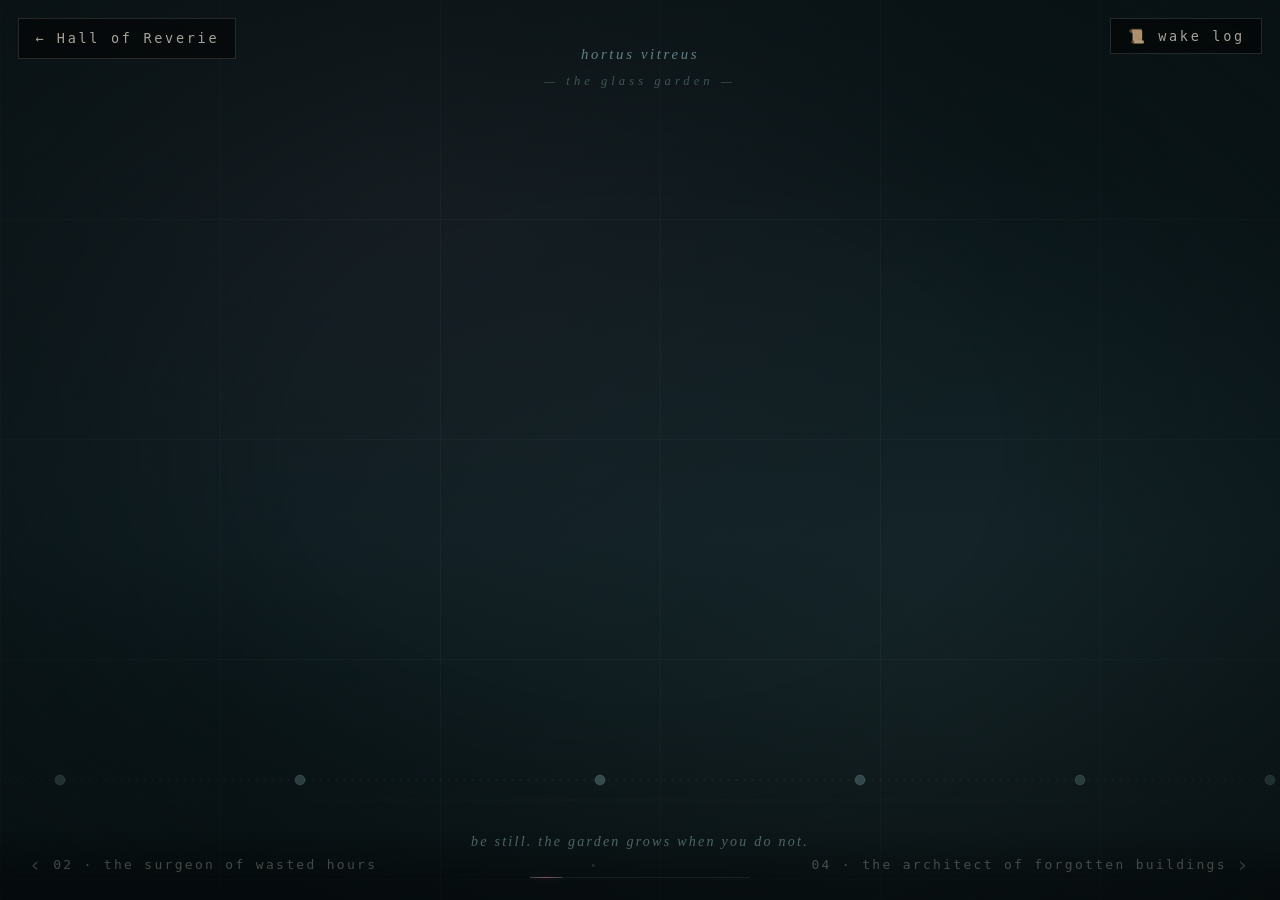
<file: dreams/03-botanist/index.html>
<!DOCTYPE html>
<html lang="en">
<head>
<meta charset="UTF-8" />
<title>the garden that asks for stillness</title>
<link rel="stylesheet" href="../../style.css" />
<style>
  :root {
    --bg: #0a1518;
    --glass: #a8d8d8;
    --stem: #2d5046;
    --bloom: #ec8fbb;
    --pane: rgba(168, 216, 216, 0.06);
    --frost: rgba(168, 216, 216, 0.18);
  }

  html, body {
    margin: 0;
    padding: 0;
    background: var(--bg);
    color: var(--glass);
    font-family: 'Cormorant Garamond', 'EB Garamond', Garamond, 'Times New Roman', serif;
    min-height: 100vh;
    overflow: hidden;
    cursor: crosshair;
  }

  body::before {
    content: "";
    position: fixed;
    inset: 0;
    background:
      radial-gradient(ellipse at 30% 20%, rgba(236, 143, 187, 0.05) 0%, transparent 50%),
      radial-gradient(ellipse at 75% 80%, rgba(168, 216, 216, 0.06) 0%, transparent 55%),
      linear-gradient(180deg, #0a1518 0%, #0d1c20 60%, #081012 100%);
    pointer-events: none;
    z-index: 0;
  }

  .greenhouse {
    position: fixed;
    inset: 0;
    z-index: 1;
  }

  svg.terrarium {
    width: 100%;
    height: 100%;
    display: block;
  }

  .panes {
    position: fixed;
    inset: 0;
    pointer-events: none;
    z-index: 2;
    background-image:
      linear-gradient(90deg, var(--frost) 0 1px, transparent 1px 100%),
      linear-gradient(0deg, var(--frost) 0 1px, transparent 1px 100%);
    background-size: 220px 220px, 220px 220px;
    opacity: 0.18;
    mix-blend-mode: screen;
  }

  .vignette {
    position: fixed;
    inset: 0;
    pointer-events: none;
    z-index: 3;
    background: radial-gradient(ellipse at center, transparent 40%, rgba(8, 16, 18, 0.7) 100%);
  }

  .label {
    position: fixed;
    top: 2.4rem;
    left: 50%;
    transform: translateX(-50%);
    z-index: 5;
    text-align: center;
    font-style: italic;
    letter-spacing: 0.18em;
    font-size: 0.82rem;
    color: rgba(168, 216, 216, 0.55);
    text-transform: lowercase;
  }
  .label .latin {
    display: block;
    font-size: 0.7rem;
    color: rgba(168, 216, 216, 0.32);
    margin-top: 0.35rem;
    letter-spacing: 0.32em;
  }

  .breath {
    position: fixed;
    bottom: 2.6rem;
    left: 50%;
    transform: translateX(-50%);
    z-index: 5;
    font-style: italic;
    color: rgba(168, 216, 216, 0.45);
    font-size: 0.78rem;
    letter-spacing: 0.16em;
    text-transform: lowercase;
    transition: opacity 1.6s ease;
    text-align: center;
    max-width: 80vw;
  }
  .breath.fading { opacity: 0.15; }

  .stillness-meter {
    position: fixed;
    bottom: 1.2rem;
    left: 50%;
    transform: translateX(-50%);
    z-index: 5;
    width: 220px;
    height: 1px;
    background: rgba(168, 216, 216, 0.12);
    overflow: visible;
  }
  .stillness-meter .fill {
    height: 100%;
    width: 0%;
    background: linear-gradient(90deg,
      rgba(168, 216, 216, 0.3),
      rgba(236, 143, 187, 0.7),
      rgba(168, 216, 216, 0.3));
    transition: width 0.6s ease;
    box-shadow: 0 0 10px rgba(236, 143, 187, 0.3);
  }

  .return-ribbon {
    z-index: 10;
  }

  .wake-log-toggle {
    z-index: 10;
  }

  .wake-log h3 {
    font-family: 'Cormorant Garamond', Garamond, serif;
    font-weight: 400;
    letter-spacing: 0.08em;
  }

  /* Plant SVG element styles */
  .plant-stem {
    fill: none;
    stroke: var(--stem);
    stroke-width: 1.2;
    stroke-linecap: round;
    opacity: 0.85;
    filter: drop-shadow(0 0 2px rgba(45, 80, 70, 0.4));
  }

  .plant-glass {
    fill: var(--pane);
    stroke: var(--glass);
    stroke-width: 0.5;
    stroke-linejoin: round;
    opacity: 0.75;
  }

  .plant-prism {
    fill: url(#prismGrad);
    stroke: var(--glass);
    stroke-width: 0.4;
    opacity: 0.4;
    mix-blend-mode: screen;
  }

  .plant-stamen {
    fill: var(--bloom);
    opacity: 0;
    filter: drop-shadow(0 0 4px rgba(236, 143, 187, 0.6));
  }

  .plant-shard {
    fill: rgba(168, 216, 216, 0.08);
    stroke: var(--glass);
    stroke-width: 0.35;
  }

  .plant-veins {
    fill: none;
    stroke: rgba(168, 216, 216, 0.4);
    stroke-width: 0.3;
  }

  .seed-marker {
    fill: rgba(168, 216, 216, 0.3);
    stroke: rgba(168, 216, 216, 0.5);
    stroke-width: 0.4;
    cursor: pointer;
    transition: fill 0.8s ease, r 1.2s ease;
  }
  .seed-marker:hover {
    fill: rgba(236, 143, 187, 0.4);
  }
  .seed-marker.spent {
    opacity: 0;
    pointer-events: none;
  }

  /* Latin labels that fade in upon full bloom */
  .latin-tag {
    font-family: 'Cormorant Garamond', Garamond, serif;
    font-style: italic;
    font-size: 9px;
    fill: rgba(168, 216, 216, 0.5);
    letter-spacing: 0.12em;
    opacity: 0;
    transition: opacity 4s ease;
    pointer-events: none;
  }
  .latin-tag.revealed { opacity: 1; }

  @keyframes shimmer {
    0%, 100% { opacity: 0.4; }
    50% { opacity: 0.7; }
  }

  .plant-prism { animation: shimmer 14s ease-in-out infinite; }
</style>
</head>
<body>

<a class="return-ribbon" href="../../">← Hall of Reverie</a>

<button class="wake-log-toggle" onclick="document.querySelector('.wake-log').classList.toggle('open')">📜 wake log</button>
<aside class="wake-log">
  <h3>The Botanist of Glass Gardens</h3>
  <p style="font-style:italic;color:var(--hall-ink-dim)">"a glass leaf takes a year to unfurl"</p>
  <dl>
    <dt>title</dt><dd>the garden that asks for stillness</dd>
    <dt>made</dt><dd>9 may 2026 · the small hours</dd>
    <dt>essence</dt><dd>A crystalline terrarium where six glass plants grow only when you stop moving — patience is the seed, stillness is the water.</dd>
    <dt>secrets</dt><dd>perfect stillness reveals Latin names, the longest bloom takes a full minute, frantic gestures wilt every plant at once, the seventh seed only appears after all others have flowered</dd>
  </dl>
</aside>

<div class="label">
  hortus vitreus
  <span class="latin">— the glass garden —</span>
</div>

<div class="breath" id="breath">be still. the garden grows when you do not.</div>

<div class="stillness-meter"><div class="fill" id="stillFill"></div></div>

<div class="greenhouse">
  <svg class="terrarium" id="terrarium" preserveAspectRatio="xMidYMid slice" viewBox="0 0 1600 900">
    <defs>
      <linearGradient id="prismGrad" x1="0%" y1="0%" x2="100%" y2="100%">
        <stop offset="0%"   stop-color="#ffd9e6" stop-opacity="0.5"/>
        <stop offset="22%"  stop-color="#ffe9c2" stop-opacity="0.45"/>
        <stop offset="45%"  stop-color="#d6f4c2" stop-opacity="0.45"/>
        <stop offset="68%"  stop-color="#bfe9f5" stop-opacity="0.5"/>
        <stop offset="100%" stop-color="#d8c8f0" stop-opacity="0.55"/>
      </linearGradient>
      <radialGradient id="paneGlow" cx="50%" cy="50%" r="50%">
        <stop offset="0%"  stop-color="#a8d8d8" stop-opacity="0.18"/>
        <stop offset="100%" stop-color="#a8d8d8" stop-opacity="0"/>
      </radialGradient>
      <filter id="frost" x="-20%" y="-20%" width="140%" height="140%">
        <feGaussianBlur stdDeviation="0.4"/>
      </filter>
    </defs>

    <!-- horizon ground line -->
    <line x1="0" y1="780" x2="1600" y2="780" stroke="rgba(168,216,216,0.18)" stroke-width="0.6" stroke-dasharray="2 6"/>
    <line x1="0" y1="800" x2="1600" y2="800" stroke="rgba(168,216,216,0.08)" stroke-width="0.4"/>

    <g id="plantsLayer"></g>
    <g id="seedsLayer"></g>
  </svg>
</div>

<div class="panes"></div>
<div class="vignette"></div>

<script>
/* ------------------------------------------------------------------
   the garden that asks for stillness
   — a generative crystalline terrarium —
   plants grow on stillness alone. their seeds take time.
------------------------------------------------------------------ */

(() => {
  const NS = 'http://www.w3.org/2000/svg';
  const plantsLayer = document.getElementById('plantsLayer');
  const seedsLayer  = document.getElementById('seedsLayer');
  const stillFill   = document.getElementById('stillFill');
  const breath      = document.getElementById('breath');

  const SEED_DEFS = [
    { x: 220,  y: 780, kind: 'fern',     duration: 38000, latin: 'Filix vitrea',         common: 'glass fern'        },
    { x: 460,  y: 780, kind: 'lily',     duration: 46000, latin: 'Lilium refractum',     common: 'refraction lily'   },
    { x: 760,  y: 780, kind: 'thistle',  duration: 31000, latin: 'Carduus prismaticus',  common: 'prism thistle'     },
    { x: 1020, y: 780, kind: 'orchid',   duration: 62000, latin: 'Orchis stillitiae',    common: 'stillness orchid'  },
    { x: 1240, y: 780, kind: 'fractal',  duration: 41000, latin: 'Dendron specularis',   common: 'mirror branch'     },
    { x: 1430, y: 780, kind: 'bulb',     duration: 34000, latin: 'Bulbus crystallinus',  common: 'crystal bulb'      }
  ];

  const HIDDEN_SEVENTH = {
    x: 800, y: 780, kind: 'crown', duration: 75000,
    latin: 'Corona patientiae', common: 'the patience crown'
  };

  /* -------------- stillness tracking -------------- */
  let stillness = 0;          // 0..1, slow rising while still
  let lastMoveAt = performance.now();
  let frantic = 0;            // accumulator of recent rapid motion
  let lastPos = { x: -1, y: -1 };
  let lastMoveTimestamp = 0;
  let recentMoves = [];

  window.addEventListener('mousemove', (e) => {
    const now = performance.now();
    if (lastPos.x >= 0) {
      const d = Math.hypot(e.clientX - lastPos.x, e.clientY - lastPos.y);
      const dt = now - lastMoveTimestamp;
      const speed = dt > 0 ? d / dt : 0;          // px/ms
      // keep last 1.5s of motion
      recentMoves.push({ t: now, speed });
      recentMoves = recentMoves.filter(m => now - m.t < 1500);
      const avgSpeed = recentMoves.reduce((s,m)=>s+m.speed,0) / Math.max(1, recentMoves.length);
      if (avgSpeed > 0.45) frantic = Math.min(1, frantic + 0.06);
      else if (avgSpeed > 0.12) frantic = Math.max(0, frantic - 0.005);
      lastMoveAt = now;
    }
    lastPos = { x: e.clientX, y: e.clientY };
    lastMoveTimestamp = now;
  }, { passive: true });

  window.addEventListener('click', () => {
    // a single click is fine. spam is not.
    const now = performance.now();
    recentMoves.push({ t: now, speed: 0.6 });
  });

  /* -------------- plant model -------------- */
  // each plant has a "growth" 0..1 that advances only while the user is still
  const plants = [];

  function makePlant(seed) {
    const g = document.createElementNS(NS, 'g');
    g.setAttribute('class', 'plant');
    plantsLayer.appendChild(g);

    // Latin label — appears at full bloom only
    const label = document.createElementNS(NS, 'text');
    label.setAttribute('class', 'latin-tag');
    label.setAttribute('x', seed.x);
    label.setAttribute('y', 798);
    label.setAttribute('text-anchor', 'middle');
    label.textContent = seed.latin;
    plantsLayer.appendChild(label);

    return {
      ...seed,
      growth: 0,
      el: g,
      labelEl: label,
      sprouted: false,
      bloomed: false,
      lastWilt: 0
    };
  }

  /* -------------- generative drawing per kind -------------- */

  // small deterministic RNG so each plant is consistent across redraws
  function mulberry32(a) {
    return function() {
      var t = a += 0x6D2B79F5;
      t = Math.imul(t ^ t >>> 15, t | 1);
      t ^= t + Math.imul(t ^ t >>> 7, t | 61);
      return ((t ^ t >>> 14) >>> 0) / 4294967296;
    };
  }

  function clearChildren(el) { while (el.firstChild) el.removeChild(el.firstChild); }

  function drawPlant(p) {
    clearChildren(p.el);
    const g = p.growth;
    if (g <= 0) return;
    const rng = mulberry32(p.x * 7919 + p.kind.length);

    switch(p.kind) {
      case 'fern':     drawFern(p, g, rng); break;
      case 'lily':     drawLily(p, g, rng); break;
      case 'thistle':  drawThistle(p, g, rng); break;
      case 'orchid':   drawOrchid(p, g, rng); break;
      case 'fractal':  drawFractal(p, g, rng); break;
      case 'bulb':     drawBulb(p, g, rng); break;
      case 'crown':    drawCrown(p, g, rng); break;
    }
  }

  function svgEl(name, attrs, parent) {
    const e = document.createElementNS(NS, name);
    for (const k in attrs) e.setAttribute(k, attrs[k]);
    if (parent) parent.appendChild(e);
    return e;
  }

  /* --- glass fern: recursive frond, etched leaflets along stem --- */
  function drawFern(p, g, rng) {
    const stages = [
      { t: 0.0, h: 0,   leaves: 0 },
      { t: 1.0, h: 220, leaves: 22 }
    ];
    const h = stages[1].h * easeOutCubic(g);
    const leafCount = Math.floor(stages[1].leaves * g);
    // central frond (slight sway)
    let d = `M ${p.x} ${p.y}`;
    const segs = 14;
    for (let i = 1; i <= segs; i++) {
      const f = i / segs;
      const sway = Math.sin(f * 3 + p.x) * 8 * f;
      d += ` L ${p.x + sway} ${p.y - h * f}`;
    }
    svgEl('path', { d, class: 'plant-stem' }, p.el);

    // leaflets
    for (let i = 0; i < leafCount; i++) {
      const f = (i + 1) / stages[1].leaves;
      const ly = p.y - h * f;
      const sway = Math.sin(f * 3 + p.x) * 8 * f;
      const lx = p.x + sway;
      const side = i % 2 === 0 ? 1 : -1;
      const leafLen = 22 * (1 - f * 0.6) * easeOutCubic(Math.min(1, g * 1.4 - f));
      if (leafLen <= 0) continue;
      // leaflet = thin diamond shape, etched
      const tipX = lx + side * leafLen;
      const tipY = ly - leafLen * 0.18;
      const midX = lx + side * leafLen * 0.55;
      const midY = ly - leafLen * 0.42;
      svgEl('path', {
        d: `M ${lx} ${ly} Q ${midX} ${midY - 4} ${tipX} ${tipY} Q ${midX} ${midY + 2} ${lx} ${ly} Z`,
        class: 'plant-glass'
      }, p.el);
      // central vein
      svgEl('line', {
        x1: lx, y1: ly, x2: tipX, y2: tipY, class: 'plant-veins'
      }, p.el);
    }
    // tiny stamen at apex when nearly bloomed
    if (g > 0.9) {
      const apex = svgEl('circle', {
        cx: p.x + Math.sin(3 + p.x) * 8,
        cy: p.y - h, r: 1.6 + (g-0.9)*8, class: 'plant-stamen'
      }, p.el);
      apex.style.opacity = (g - 0.9) * 10;
    }
  }

  /* --- refraction lily: hexagonal petals unfolding from a stem --- */
  function drawLily(p, g, rng) {
    const stemH = 200 * easeOutCubic(g);
    svgEl('path', {
      d: `M ${p.x} ${p.y} Q ${p.x + 6} ${p.y - stemH/2} ${p.x} ${p.y - stemH}`,
      class: 'plant-stem'
    }, p.el);

    // bulb base
    if (g > 0.05) {
      svgEl('ellipse', {
        cx: p.x, cy: p.y - 4, rx: 8 * g, ry: 4 * g, class: 'plant-glass'
      }, p.el);
    }

    // petals open as g progresses past 0.5
    const open = Math.max(0, (g - 0.45) / 0.55);
    if (open > 0) {
      const cx = p.x;
      const cy = p.y - stemH;
      const petals = 6;
      const petalR = 36 * easeOutCubic(open);
      for (let i = 0; i < petals; i++) {
        const a = (i / petals) * Math.PI * 2 + Math.PI / 2;
        const spread = open * 1.0;
        const tipX = cx + Math.cos(a) * petalR * spread;
        const tipY = cy + Math.sin(a) * petalR * spread;
        const ax = cx + Math.cos(a + 0.3) * petalR * 0.5 * spread;
        const ay = cy + Math.sin(a + 0.3) * petalR * 0.5 * spread;
        const bx = cx + Math.cos(a - 0.3) * petalR * 0.5 * spread;
        const by = cy + Math.sin(a - 0.3) * petalR * 0.5 * spread;
        svgEl('path', {
          d: `M ${cx} ${cy} L ${ax} ${ay} L ${tipX} ${tipY} L ${bx} ${by} Z`,
          class: 'plant-prism'
        }, p.el);
        svgEl('path', {
          d: `M ${cx} ${cy} L ${tipX} ${tipY}`,
          class: 'plant-veins'
        }, p.el);
      }
      // central stamen — the hot pink heart
      const heart = svgEl('circle', {
        cx, cy, r: 1.4 + open * 4, class: 'plant-stamen'
      }, p.el);
      heart.style.opacity = open;
      // anthers
      for (let i = 0; i < 6; i++) {
        const a = (i / 6) * Math.PI * 2;
        const ar = 8 * open;
        const x = cx + Math.cos(a) * ar;
        const y = cy + Math.sin(a) * ar;
        const dot = svgEl('circle', { cx: x, cy: y, r: 0.9, class: 'plant-stamen' }, p.el);
        dot.style.opacity = open * 0.85;
      }
    }
  }

  /* --- prism thistle: branching radial spikes --- */
  function drawThistle(p, g, rng) {
    const stemH = 150 * easeOutCubic(g);
    svgEl('line', { x1: p.x, y1: p.y, x2: p.x, y2: p.y - stemH, class: 'plant-stem' }, p.el);

    if (g > 0.3) {
      const cx = p.x;
      const cy = p.y - stemH;
      const headR = 26 * easeOutCubic((g - 0.3) / 0.7);
      // dense spikes
      const spikes = 36;
      for (let i = 0; i < spikes; i++) {
        const a = (i / spikes) * Math.PI * 2;
        const len = headR * (0.7 + rng() * 0.5);
        svgEl('line', {
          x1: cx, y1: cy,
          x2: cx + Math.cos(a) * len,
          y2: cy + Math.sin(a) * len,
          class: 'plant-veins'
        }, p.el);
      }
      // hexagonal central body
      let hex = '';
      for (let i = 0; i < 6; i++) {
        const a = i / 6 * Math.PI * 2;
        const x = cx + Math.cos(a) * headR * 0.45;
        const y = cy + Math.sin(a) * headR * 0.45;
        hex += (i ? 'L ' : 'M ') + x + ' ' + y + ' ';
      }
      hex += 'Z';
      svgEl('path', { d: hex, class: 'plant-prism' }, p.el);

      if (g > 0.85) {
        const op = (g - 0.85) / 0.15;
        const stm = svgEl('circle', { cx, cy, r: 2 + op * 3, class: 'plant-stamen' }, p.el);
        stm.style.opacity = op;
      }
    }
  }

  /* --- stillness orchid: long, slow, bilateral wings --- */
  function drawOrchid(p, g, rng) {
    const stemH = 240 * easeOutCubic(g);
    svgEl('path', {
      d: `M ${p.x} ${p.y} Q ${p.x - 14} ${p.y - stemH * 0.55} ${p.x} ${p.y - stemH}`,
      class: 'plant-stem'
    }, p.el);

    // multiple blossoms along stem, each opens at a different threshold
    const blossomCount = 4;
    for (let b = 0; b < blossomCount; b++) {
      const f = (b + 1) / (blossomCount + 0.6);
      const threshold = 0.35 + b * 0.16;
      const open = Math.max(0, Math.min(1, (g - threshold) / 0.25));
      if (open <= 0) continue;
      const px = p.x + Math.sin(f * 3) * 8;
      const py = p.y - stemH * f;
      const r = 14 * easeOutCubic(open);
      // 4 wings + 1 lip
      const wings = [
        [-1, -0.4], [1, -0.4], [-0.6, 0.6], [0.6, 0.6]
      ];
      wings.forEach(([wx, wy]) => {
        const tipX = px + wx * r * 1.3;
        const tipY = py + wy * r * 1.3;
        svgEl('path', {
          d: `M ${px} ${py} Q ${px + wx * r * 0.5} ${py + wy * r * 0.2} ${tipX} ${tipY} Q ${px + wx * r * 0.4} ${py + wy * r * 0.7} ${px} ${py} Z`,
          class: 'plant-glass'
        }, p.el);
      });
      // central labellum (pink lip)
      const lip = svgEl('ellipse', {
        cx: px, cy: py + r * 0.45, rx: r * 0.35, ry: r * 0.55,
        class: 'plant-stamen'
      }, p.el);
      lip.style.opacity = open * 0.85;
    }
  }

  /* --- fractal mirror branch: recursive subdivision --- */
  function drawFractal(p, g, rng) {
    const maxDepth = Math.floor(1 + g * 5.5);   // depth grows with stillness
    function branch(x, y, angle, length, depth) {
      if (depth <= 0 || length < 2) return;
      const ex = x + Math.cos(angle) * length;
      const ey = y + Math.sin(angle) * length;
      svgEl('line', {
        x1: x, y1: y, x2: ex, y2: ey,
        stroke: 'rgba(168, 216, 216, ' + (0.25 + depth * 0.08) + ')',
        'stroke-width': Math.max(0.3, depth * 0.4),
        'stroke-linecap': 'round'
      }, p.el);
      // little glass diamond at endpoints when deep
      if (depth <= 2) {
        const r = 2.2;
        svgEl('path', {
          d: `M ${ex} ${ey - r} L ${ex + r} ${ey} L ${ex} ${ey + r} L ${ex - r} ${ey} Z`,
          class: 'plant-glass'
        }, p.el);
      }
      const spread = 0.5 + (1 - g) * 0.15;
      branch(ex, ey, angle - spread, length * 0.72, depth - 1);
      branch(ex, ey, angle + spread, length * 0.72, depth - 1);
    }
    branch(p.x, p.y, -Math.PI / 2, 80 + 30 * g, maxDepth);

    if (g > 0.95) {
      const op = (g - 0.95) / 0.05;
      const stm = svgEl('circle', {
        cx: p.x, cy: p.y - 80 - 30 * g, r: 2 + op * 2, class: 'plant-stamen'
      }, p.el);
      stm.style.opacity = op;
    }
  }

  /* --- crystal bulb: voronoi-ish faceted bulb opening --- */
  function drawBulb(p, g, rng) {
    const stemH = 110 * easeOutCubic(g);
    svgEl('line', { x1: p.x, y1: p.y, x2: p.x, y2: p.y - stemH, class: 'plant-stem' }, p.el);
    const cx = p.x;
    const cy = p.y - stemH - 30;
    const r  = 30 * easeOutCubic(g);
    if (r < 1) return;

    // generate facet points around bulb
    const facets = 12;
    const pts = [];
    for (let i = 0; i < facets; i++) {
      const a = (i / facets) * Math.PI * 2;
      const radius = r * (0.85 + rng() * 0.25);
      pts.push([cx + Math.cos(a) * radius, cy + Math.sin(a) * radius]);
    }

    // outer hull
    let d = '';
    pts.forEach((pt, i) => { d += (i ? 'L ' : 'M ') + pt[0] + ' ' + pt[1] + ' '; });
    d += 'Z';
    svgEl('path', { d, class: 'plant-prism' }, p.el);

    // internal facet lines (from center to each vertex)
    pts.forEach(pt => {
      svgEl('line', { x1: cx, y1: cy, x2: pt[0], y2: pt[1], class: 'plant-veins' }, p.el);
    });

    // splits open at top when fully grown
    if (g > 0.8) {
      const op = (g - 0.8) / 0.2;
      const split = 8 * op;
      svgEl('line', {
        x1: cx - split, y1: cy - r, x2: cx - split * 2, y2: cy - r * 1.4,
        class: 'plant-stem'
      }, p.el);
      svgEl('line', {
        x1: cx + split, y1: cy - r, x2: cx + split * 2, y2: cy - r * 1.4,
        class: 'plant-stem'
      }, p.el);
      // inner stamen
      const stm = svgEl('circle', { cx, cy: cy - r * 0.2, r: 2 + op * 4, class: 'plant-stamen' }, p.el);
      stm.style.opacity = op;
    }
  }

  /* --- patience crown: the secret seventh, central, slow, regal --- */
  function drawCrown(p, g, rng) {
    const stemH = 280 * easeOutCubic(g);
    svgEl('path', {
      d: `M ${p.x} ${p.y} Q ${p.x + 5} ${p.y - stemH * 0.5} ${p.x} ${p.y - stemH}`,
      class: 'plant-stem'
    }, p.el);
    const cx = p.x;
    const cy = p.y - stemH;
    if (g < 0.2) return;

    const open = (g - 0.2) / 0.8;
    const layers = 3;
    for (let L = 0; L < layers; L++) {
      const lf = (L + 1) / layers;
      const r  = 40 + L * 22;
      const spikes = 8 + L * 2;
      for (let i = 0; i < spikes; i++) {
        const a = (i / spikes) * Math.PI * 2 + L * 0.2;
        const tipR = r * easeOutCubic(open);
        const x = cx + Math.cos(a) * tipR;
        const y = cy + Math.sin(a) * tipR * 0.6;
        svgEl('path', {
          d: `M ${cx} ${cy} L ${x - 4} ${y + 4} L ${x} ${y} L ${x + 4} ${y + 4} Z`,
          class: 'plant-prism'
        }, p.el);
        svgEl('line', { x1: cx, y1: cy, x2: x, y2: y, class: 'plant-veins' }, p.el);
      }
    }
    // grand stamen
    if (g > 0.6) {
      const op = (g - 0.6) / 0.4;
      const stm = svgEl('circle', { cx, cy, r: 4 + op * 6, class: 'plant-stamen' }, p.el);
      stm.style.opacity = op;
    }
  }

  function easeOutCubic(t) { return 1 - Math.pow(1 - t, 3); }

  /* -------------- seeds: clickable starting points -------------- */
  function makeSeed(s, idx) {
    const c = svgEl('circle', {
      cx: s.x, cy: s.y, r: 5,
      class: 'seed-marker'
    }, seedsLayer);
    // pulsing ring
    const ring = svgEl('circle', {
      cx: s.x, cy: s.y, r: 8,
      fill: 'none',
      stroke: 'rgba(168,216,216,0.18)',
      'stroke-width': 0.4
    }, seedsLayer);
    let phase = idx * 0.7;
    setInterval(() => {
      phase += 0.04;
      const r = 8 + Math.sin(phase) * 3;
      ring.setAttribute('r', r);
      ring.setAttribute('stroke-opacity', 0.1 + (Math.sin(phase) + 1) * 0.06);
    }, 60);

    c.addEventListener('click', () => {
      if (s.sprouted) return;
      s.sprouted = true;
      c.classList.add('spent');
      ring.style.transition = 'opacity 1.6s ease';
      ring.style.opacity = '0';
      plants.push(makePlant(s));
    });
    s.seedEl = c;
    s.ringEl = ring;
  }

  SEED_DEFS.forEach((s, i) => makeSeed(s, i));

  /* -------------- the seventh seed (crown), revealed only after others bloom -------------- */
  let seventhPlanted = false;
  function tryRevealSeventh() {
    if (seventhPlanted) return;
    const allBloomed = plants.length >= 6 && plants.every(pl => pl.growth >= 0.95);
    if (allBloomed) {
      seventhPlanted = true;
      const seed = { ...HIDDEN_SEVENTH, sprouted: true };
      // gentle reveal
      setTimeout(() => {
        plants.push(makePlant(seed));
      }, 1200);
    }
  }

  /* -------------- main loop -------------- */
  let last = performance.now();
  let breathPhase = 0;
  const breathLines = [
    'be still. the garden grows when you do not.',
    'a glass leaf takes a year to unfurl.',
    'the stamen waits for stillness, not touch.',
    'phototropism: the plants lean toward attention itself.',
    'shards remember every motion. forgive them slowly.',
    'rest your hand. the orchid is listening.',
    'patience is the only water here.',
    'click a seed. then do nothing.'
  ];
  function nextBreath() {
    breath.classList.add('fading');
    setTimeout(() => {
      breathPhase = (breathPhase + 1) % breathLines.length;
      breath.textContent = breathLines[breathPhase];
      breath.classList.remove('fading');
    }, 1700);
  }
  setInterval(nextBreath, 11000);

  function tick(now) {
    const dt = now - last;
    last = now;

    const sinceMove = now - lastMoveAt;
    // stillness rises slowly when not moving, decays when moving
    if (sinceMove > 600) {
      stillness = Math.min(1, stillness + dt / 4500);
    } else {
      stillness = Math.max(0, stillness - dt / 1200);
    }
    // frantic decays naturally
    frantic = Math.max(0, frantic - dt / 6000);

    stillFill.style.width = (stillness * 100) + '%';

    // each plant grows only proportional to stillness; wilts when frantic
    for (const pl of plants) {
      // base growth speed: 1 / duration ms = full growth per duration
      // scaled by stillness (0..1) and dampened by frantic
      const growSpeed = (dt / pl.duration) * (0.25 + stillness * 0.95);
      const wiltAmount = frantic > 0.45 ? (frantic - 0.45) * (dt / 1500) : 0;
      pl.growth = Math.max(0, Math.min(1, pl.growth + growSpeed - wiltAmount));
      drawPlant(pl);

      // reveal Latin name once fully bloomed AND the user has been still for 4s+
      if (pl.growth >= 0.985 && sinceMove > 4000) {
        pl.labelEl.classList.add('revealed');
      } else if (sinceMove < 1000 && pl.growth < 0.999) {
        pl.labelEl.classList.remove('revealed');
      }
    }

    // visual feedback on seeds when frantic — they dim
    SEED_DEFS.forEach(s => {
      if (s.seedEl && !s.sprouted) {
        s.seedEl.style.opacity = (1 - frantic * 0.7).toFixed(2);
      }
    });

    tryRevealSeventh();
    requestAnimationFrame(tick);
  }
  requestAnimationFrame(tick);

  /* -------------- gentle pre-bloom: a drifting prismatic light -------------- */
  // a slow sweeping pane of refraction across the greenhouse
  const sweep = svgEl('rect', {
    x: -400, y: 0, width: 400, height: 900,
    fill: 'url(#paneGlow)',
    opacity: '0.25'
  }, plantsLayer);
  let sweepX = -400;
  setInterval(() => {
    sweepX += 1.2;
    if (sweepX > 1700) sweepX = -400;
    sweep.setAttribute('x', sweepX);
  }, 80);

})();
</script>
  <script src="../../assets/dream-nav.js" defer></script>
</body>
</html>
</file>
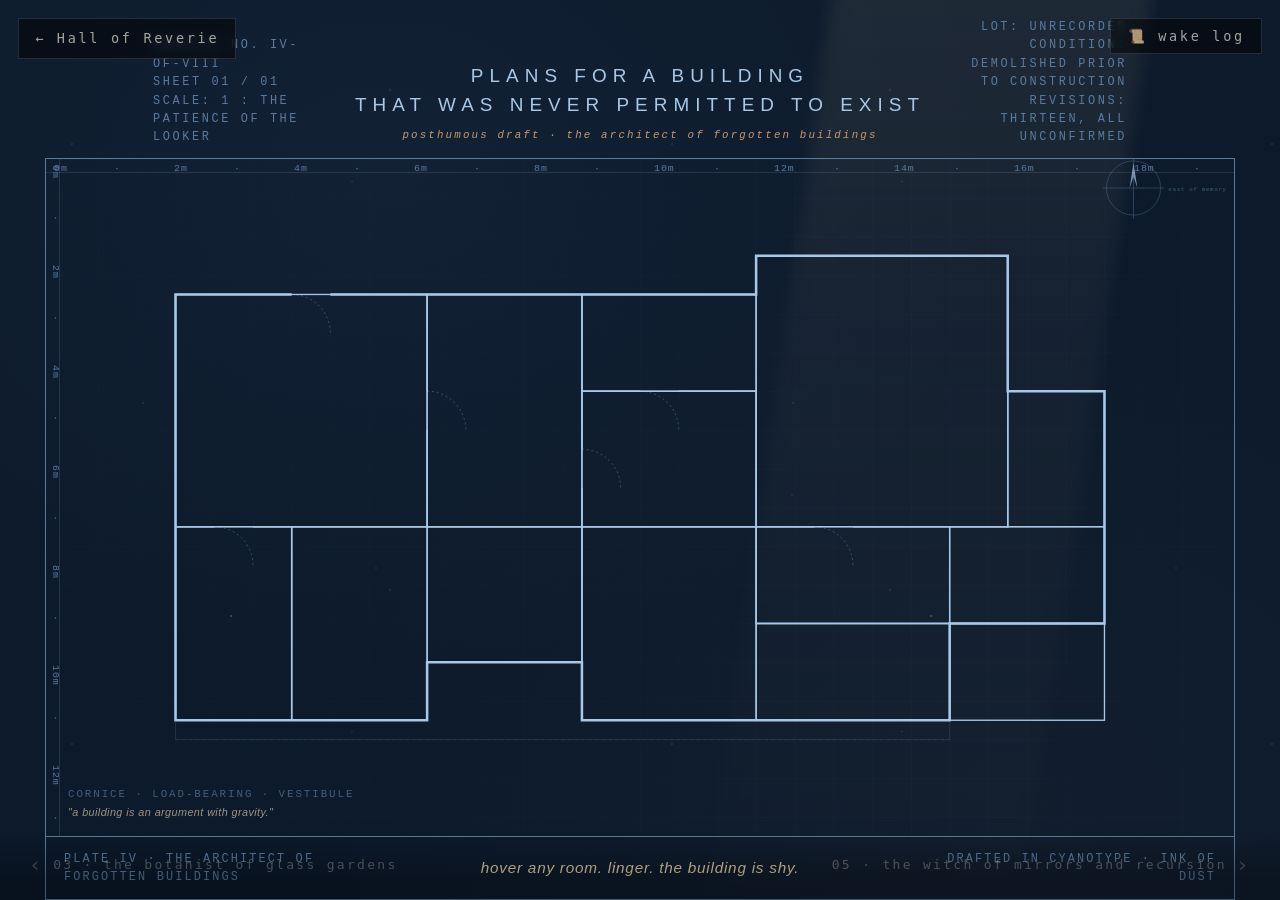
<file: dreams/04-architect/index.html>
<!DOCTYPE html>
<html lang="en">
<head>
<meta charset="utf-8" />
<title>plans for a building that was never permitted to exist · the architect of forgotten buildings</title>
<meta name="viewport" content="width=device-width,initial-scale=1" />
<link rel="stylesheet" href="../../style.css" />
<style>
  :root {
    --bg:        #0c1a2c;
    --bg-deep:   #061020;
    --blue:      #2c4a72;
    --line:      #a8c8e8;
    --line-dim:  #5a7ba0;
    --weather:   #c89870;
    --dust:      #e0c8a0;
    --paper:     #14283f;
  }
  html, body { background: var(--bg); color: var(--line); }
  body {
    font-family: "Helvetica Neue", "Arial", sans-serif;
    font-weight: 300;
    letter-spacing: 0.04em;
    overflow: hidden;
    height: 100vh;
    background:
      radial-gradient(ellipse at 30% 20%, rgba(168,200,232,0.04), transparent 50%),
      radial-gradient(ellipse at 80% 90%, rgba(200,152,112,0.03), transparent 50%),
      var(--bg);
  }

  /* dust motes */
  .dust {
    position: fixed; inset: 0; pointer-events: none; z-index: 1;
    background-image:
      radial-gradient(1px 1px at 12% 24%, rgba(224,200,160,0.5), transparent),
      radial-gradient(1px 1px at 47% 71%, rgba(224,200,160,0.4), transparent),
      radial-gradient(1px 1px at 78% 18%, rgba(224,200,160,0.5), transparent),
      radial-gradient(1.5px 1.5px at 33% 88%, rgba(224,200,160,0.6), transparent),
      radial-gradient(1px 1px at 88% 55%, rgba(224,200,160,0.4), transparent),
      radial-gradient(1px 1px at 22% 62%, rgba(224,200,160,0.45), transparent),
      radial-gradient(1px 1px at 64% 33%, rgba(224,200,160,0.4), transparent);
    background-size: 600px 600px, 800px 800px, 500px 500px, 700px 700px, 900px 900px, 650px 650px, 550px 550px;
    animation: float 180s linear infinite;
    opacity: 0.7;
  }
  @keyframes float {
    from { background-position: 0 0, 100px 50px, 200px 200px, 50px 300px, 400px 100px, 150px 400px, 350px 250px; }
    to   { background-position: 600px 700px, 850px 900px, 700px 600px, 800px 1000px, 1100px 800px, 700px 1100px, 900px 950px; }
  }

  /* shaft of light from the absent roof */
  .light-shaft {
    position: fixed; top: -10vh; left: 60%; width: 25vw; height: 120vh;
    background: linear-gradient(180deg,
      rgba(224,200,160,0.10) 0%,
      rgba(224,200,160,0.04) 40%,
      transparent 100%);
    transform: skewX(-8deg);
    pointer-events: none;
    z-index: 0;
    filter: blur(8px);
  }

  .frame {
    position: fixed; inset: 0;
    display: grid;
    grid-template-rows: auto 1fr auto;
    z-index: 2;
  }

  /* drafting cartouche */
  .titleblock {
    padding: 1rem 6rem 0.6rem 6rem;
    display: grid;
    grid-template-columns: 1fr auto 1fr;
    gap: 2rem;
    align-items: end;
    border-bottom: 1px solid var(--line-dim);
    margin: 0 2.5rem;
    font-family: "Courier New", monospace;
    font-size: 0.66rem;
    letter-spacing: 0.22em;
    text-transform: uppercase;
    color: var(--line-dim);
  }
  .titleblock .center {
    text-align: center;
    color: var(--line);
    font-family: "Helvetica Neue", sans-serif;
    font-size: 1.05rem;
    letter-spacing: 0.32em;
    font-weight: 300;
    text-transform: uppercase;
    padding-bottom: 0.2rem;
  }
  .titleblock .center small {
    display: block;
    font-family: "Courier New", monospace;
    font-size: 0.6rem;
    letter-spacing: 0.2em;
    color: var(--weather);
    margin-top: 0.4rem;
    font-style: italic;
    text-transform: lowercase;
    font-weight: 400;
  }
  .titleblock .right { text-align: right; }

  /* main canvas */
  .canvas-wrap {
    position: relative;
    margin: 0 2.5rem;
    border: 1px solid var(--line-dim);
    border-top: none;
    overflow: hidden;
  }
  svg.blueprint {
    width: 100%;
    height: 100%;
    display: block;
    cursor: crosshair;
  }

  /* ruler marks along the edges */
  .ruler {
    position: absolute; pointer-events: none;
    color: var(--line-dim);
    font-family: "Courier New", monospace;
    font-size: 0.55rem;
    letter-spacing: 0.1em;
  }
  .ruler-top    { top: 0; left: 0; right: 0; height: 14px; border-bottom: 1px solid rgba(168,200,232,0.15); }
  .ruler-left   { top: 0; bottom: 0; left: 0; width: 14px; border-right: 1px solid rgba(168,200,232,0.15); }
  .ruler-top span, .ruler-left span {
    position: absolute;
    color: var(--line-dim);
  }

  /* the bottom drafting strip */
  .legend {
    margin: 0 2.5rem;
    padding: 0.7rem 1rem;
    border: 1px solid var(--line-dim);
    border-top: none;
    display: grid;
    grid-template-columns: 1fr 2fr 1fr;
    gap: 2rem;
    font-family: "Courier New", monospace;
    font-size: 0.66rem;
    letter-spacing: 0.18em;
    color: var(--line-dim);
    text-transform: uppercase;
    align-items: center;
  }
  .legend .reading {
    text-align: center;
    color: var(--dust);
    font-style: italic;
    text-transform: none;
    letter-spacing: 0.05em;
    font-family: "Helvetica Neue", sans-serif;
    font-size: 0.85rem;
    min-height: 1.2em;
    transition: opacity 600ms ease;
  }
  .legend .reading.fading { opacity: 0; }

  /* hovered region styles */
  .room {
    fill: transparent;
    stroke: var(--line);
    stroke-width: 1.4;
    cursor: crosshair;
    transition: fill 800ms ease, stroke 400ms ease;
  }
  .room:hover {
    fill: rgba(168,200,232,0.05);
    stroke: var(--dust);
  }
  .room.dwelling { fill: rgba(168,200,232,0.10); stroke: var(--dust); }
  .room.revealed { fill: rgba(200,152,112,0.06); }

  .wall { stroke: var(--line); stroke-width: 2.6; fill: none; stroke-linecap: square; }
  .wall-inner { stroke: var(--line); stroke-width: 1.4; fill: none; stroke-linecap: square; }
  .hatch { stroke: var(--line-dim); stroke-width: 0.6; }
  .door { stroke: var(--line); stroke-width: 1.2; fill: none; }
  .door-arc { stroke: var(--line-dim); stroke-width: 0.6; fill: none; stroke-dasharray: 2 3; }

  /* annotation label boxes */
  .annot {
    pointer-events: none;
    opacity: 0;
    transition: opacity 600ms ease;
  }
  .annot.visible { opacity: 1; }
  .annot text {
    fill: var(--line);
    font-family: "Courier New", monospace;
    font-size: 9px;
    letter-spacing: 0.08em;
  }
  .annot text.poetic {
    fill: var(--dust);
    font-family: "Helvetica Neue", sans-serif;
    font-style: italic;
    font-size: 11px;
    letter-spacing: 0.04em;
  }
  .annot text.tier-2 { fill: var(--dust); }
  .annot text.tier-3 { fill: var(--weather); }
  .annot line, .annot path { stroke: var(--line-dim); stroke-width: 0.6; fill: none; }

  /* the hidden room reveal */
  .secret {
    opacity: 0;
    transition: opacity 1500ms ease;
  }
  .secret.unveiled { opacity: 1; }
  .secret .room-secret {
    fill: rgba(200,152,112,0.12);
    stroke: var(--weather);
    stroke-width: 1.2;
    stroke-dasharray: 4 3;
  }
  .secret text {
    fill: var(--weather);
    font-family: "Helvetica Neue", sans-serif;
    font-style: italic;
    font-size: 11px;
    letter-spacing: 0.04em;
  }
  .secret text.label {
    font-family: "Courier New", monospace;
    font-size: 8px;
    letter-spacing: 0.18em;
    text-transform: uppercase;
    fill: var(--line-dim);
    font-style: normal;
  }

  /* dwell timer pip */
  .dwell-pip {
    position: absolute;
    pointer-events: none;
    width: 26px; height: 26px;
    border: 1px solid var(--dust);
    border-radius: 50%;
    transform: translate(-50%,-50%);
    opacity: 0;
    transition: opacity 250ms ease;
  }
  .dwell-pip.on { opacity: 0.7; }
  .dwell-pip::before {
    content: "";
    position: absolute; inset: 4px;
    border-radius: 50%;
    background: conic-gradient(var(--dust) calc(var(--p,0) * 1%), transparent 0);
    opacity: 0.8;
  }

  /* compass / north arrow */
  .compass {
    position: absolute;
    top: 18px;
    right: 22px;
    width: 70px; height: 70px;
    color: var(--line-dim);
    pointer-events: none;
    opacity: 0.7;
  }

  /* footer of marginalia */
  .marginalia {
    position: absolute;
    bottom: 14px;
    left: 22px;
    color: var(--line-dim);
    font-family: "Courier New", monospace;
    font-size: 0.6rem;
    letter-spacing: 0.18em;
    pointer-events: none;
    line-height: 1.6;
    text-transform: uppercase;
    opacity: 0.7;
  }
  .marginalia em {
    font-style: italic;
    color: var(--dust);
    text-transform: none;
    letter-spacing: 0.04em;
    font-family: "Helvetica Neue", sans-serif;
  }

  /* the wake-log dressing */
  .wake-log h3 { color: var(--line); }
  .wake-log dt { color: var(--dust); }
  .wake-log { font-family: "Courier New", monospace; }

  @media (max-width: 720px) {
    .titleblock, .canvas-wrap, .legend { margin: 0 0.5rem; }
    .titleblock { padding: 0.6rem 1rem 0.4rem; grid-template-columns: 1fr; gap: 0.3rem; }
    .legend { grid-template-columns: 1fr; gap: 0.5rem; padding: 0.6rem; }
  }
</style>
</head>
<body>

<div class="dust"></div>
<div class="light-shaft"></div>

<a class="return-ribbon" href="../../">← Hall of Reverie</a>
<button class="wake-log-toggle" onclick="document.querySelector('.wake-log').classList.toggle('open')">📜 wake log</button>
<aside class="wake-log">
  <h3>The Architect of Forgotten Buildings</h3>
  <p style="font-style:italic;color:var(--hall-ink-dim)">"a building is an argument with gravity"</p>
  <dl>
    <dt>title</dt><dd>plans for a building that was never permitted to exist</dd>
    <dt>made</dt><dd>9 may 2026 · the small hours</dd>
    <dt>essence</dt><dd>a blueprint of an impossible house that reveals more of its history the longer you stay still inside any one of its rooms.</dd>
    <dt>secrets</dt><dd>the room behind the chimney that holds nothing, the corridor that bends to avoid grief, the weather inside the vestibule, the architect's marginal confession</dd>
  </dl>
  <dt>note</dt><dd>dwell. patience is a key. each room rewards stillness in three tiers — purpose, history, secret. the building has waited a long time to be looked at.</dd>
</aside>

<div class="frame">

  <!-- drafting title block -->
  <header class="titleblock">
    <div class="left">
      drawing no. iv-of-viii<br>
      sheet 01 / 01<br>
      scale: 1 : the patience of the looker
    </div>
    <div class="center">
      Plans for a Building<br>
      that was Never Permitted to Exist
      <small>posthumous draft · the architect of forgotten buildings</small>
    </div>
    <div class="right">
      lot: unrecorded<br>
      condition: demolished prior to construction<br>
      revisions: thirteen, all unconfirmed
    </div>
  </header>

  <!-- the blueprint canvas -->
  <div class="canvas-wrap" id="canvas">
    <div class="ruler ruler-top" id="ruler-top"></div>
    <div class="ruler ruler-left" id="ruler-left"></div>
    <div class="dwell-pip" id="pip"></div>

    <svg class="blueprint" viewBox="0 0 1200 700" preserveAspectRatio="xMidYMid meet" xmlns="http://www.w3.org/2000/svg" id="bp">

      <!-- subtle grid -->
      <defs>
        <pattern id="grid" width="40" height="40" patternUnits="userSpaceOnUse">
          <path d="M 40 0 L 0 0 0 40" fill="none" stroke="rgba(168,200,232,0.07)" stroke-width="0.5"/>
        </pattern>
        <pattern id="hatch" width="6" height="6" patternUnits="userSpaceOnUse" patternTransform="rotate(45)">
          <line x1="0" y1="0" x2="0" y2="6" stroke="var(--line-dim)" stroke-width="0.6"/>
        </pattern>
      </defs>
      <rect x="0" y="0" width="1200" height="700" fill="url(#grid)"/>

      <!-- compass -->
      <g class="compass" transform="translate(1110, 30)">
        <circle cx="0" cy="0" r="28" fill="none" stroke="currentColor" stroke-width="0.6"/>
        <line x1="0" y1="-32" x2="0" y2="32" stroke="currentColor" stroke-width="0.6"/>
        <line x1="-32" y1="0" x2="32" y2="0" stroke="currentColor" stroke-width="0.6"/>
        <polygon points="0,-26 -4,0 0,-12 4,0" fill="var(--line)"/>
        <text x="0" y="-34" text-anchor="middle" font-family="Courier New" font-size="9" fill="var(--line)">N*</text>
        <text x="36" y="3" font-family="Courier New" font-size="6" fill="currentColor">east of memory</text>
      </g>

      <!-- exterior wall, irregular shape -->
      <path class="wall" d="
        M 120 140
        L 720 140
        L 720 100
        L 980 100
        L 980 240
        L 1080 240
        L 1080 480
        L 920 480
        L 920 580
        L 540 580
        L 540 520
        L 380 520
        L 380 580
        L 120 580
        Z
      "/>

      <!-- foundation hatching strip outside the wall -->
      <g opacity="0.4">
        <path d="M 120 580 L 120 600 L 920 600 L 920 580" stroke="var(--line-dim)" stroke-width="0.6" fill="none"/>
        <path d="M 120 600 L 920 600" stroke="var(--line-dim)" stroke-width="0.6" stroke-dasharray="3 4" fill="none"/>
      </g>

      <!-- internal walls -->
      <g class="wall-inner-group">
        <line class="wall-inner" x1="380" y1="140" x2="380" y2="380"/>
        <line class="wall-inner" x1="380" y1="380" x2="540" y2="380"/>
        <line class="wall-inner" x1="540" y1="380" x2="540" y2="520"/>
        <line class="wall-inner" x1="540" y1="380" x2="540" y2="140"/>
        <line class="wall-inner" x1="540" y1="240" x2="720" y2="240"/>
        <line class="wall-inner" x1="720" y1="240" x2="720" y2="380"/>
        <line class="wall-inner" x1="540" y1="380" x2="720" y2="380"/>
        <line class="wall-inner" x1="720" y1="380" x2="980" y2="380"/>
        <line class="wall-inner" x1="980" y1="380" x2="980" y2="240"/>
        <line class="wall-inner" x1="120" y1="380" x2="380" y2="380"/>
        <line class="wall-inner" x1="240" y1="380" x2="240" y2="580"/>
        <line class="wall-inner" x1="720" y1="380" x2="720" y2="480"/>
        <line class="wall-inner" x1="720" y1="480" x2="920" y2="480"/>
      </g>

      <!-- door openings (visual breaks via small white lines and arcs) -->
      <g>
        <line x1="240" y1="140" x2="280" y2="140" stroke="var(--bg)" stroke-width="3"/>
        <path class="door-arc" d="M 240 140 A 40 40 0 0 1 280 180"/>
        <line x1="380" y1="240" x2="380" y2="280" stroke="var(--bg)" stroke-width="3"/>
        <path class="door-arc" d="M 380 240 A 40 40 0 0 1 420 280"/>
        <line x1="540" y1="300" x2="540" y2="340" stroke="var(--bg)" stroke-width="3"/>
        <path class="door-arc" d="M 540 300 A 40 40 0 0 1 580 340"/>
        <line x1="780" y1="380" x2="820" y2="380" stroke="var(--bg)" stroke-width="3"/>
        <path class="door-arc" d="M 780 380 A 40 40 0 0 1 820 420"/>
        <line x1="160" y1="380" x2="200" y2="380" stroke="var(--bg)" stroke-width="3"/>
        <path class="door-arc" d="M 160 380 A 40 40 0 0 1 200 420"/>
        <line x1="600" y1="240" x2="640" y2="240" stroke="var(--bg)" stroke-width="3"/>
        <path class="door-arc" d="M 600 240 A 40 40 0 0 1 640 280"/>
      </g>

      <!-- the rooms (interactive zones) -->
      <!-- 1: vestibule -->
      <rect class="room" data-key="vestibule" x="120" y="140" width="260" height="240"/>
      <!-- 2: chamber for forgetting one's name -->
      <rect class="room" data-key="forgetting" x="380" y="140" width="160" height="240"/>
      <!-- 3: corridor that bends to avoid grief -->
      <rect class="room" data-key="corridor" x="540" y="140" width="180" height="100"/>
      <!-- 4: oratory of the load-bearing silence -->
      <rect class="room" data-key="oratory" x="540" y="240" width="180" height="140"/>
      <!-- 5: solarium for unfinished weather -->
      <rect class="room" data-key="solarium" x="720" y="100" width="260" height="280"/>
      <!-- 6: cornice gallery -->
      <rect class="room" data-key="cornice" x="980" y="240" width="100" height="140"/>
      <!-- 7: the room that held nothing -->
      <rect class="room" data-key="nothing" x="720" y="380" width="200" height="100"/>
      <!-- 8: archive of demolitions -->
      <rect class="room" data-key="archive" x="920" y="380" width="160" height="100"/>
      <!-- 9: kitchen of provisional saints -->
      <rect class="room" data-key="kitchen" x="120" y="380" width="120" height="200"/>
      <!-- 10: the dust library -->
      <rect class="room" data-key="dustlib" x="240" y="380" width="140" height="200"/>
      <!-- 11: courtyard for the demolition crews -->
      <rect class="room" data-key="courtyard" x="380" y="380" width="160" height="140"/>
      <!-- 12: nave for unsent letters -->
      <rect class="room" data-key="nave" x="540" y="380" width="180" height="200"/>
      <!-- 13: stairwell down to no basement -->
      <rect class="room" data-key="stairwell" x="720" y="480" width="200" height="100"/>
      <!-- 14: porch of the demolition crews -->
      <rect class="room" data-key="porch" x="920" y="480" width="160" height="100"/>

      <!-- the secret (hidden inside the cornice) — invisible until unveiled -->
      <g class="secret" id="secret-cornice">
        <rect class="room-secret" x="990" y="120" width="80" height="100"/>
        <line x1="980" y1="170" x2="990" y2="170" stroke="var(--weather)" stroke-width="1" stroke-dasharray="3 2"/>
        <text x="995" y="155">the room behind</text>
        <text x="995" y="170">the chimney that</text>
        <text x="995" y="185">held nothing</text>
        <text class="label" x="995" y="205">unbuilt cell · 1.2 × 1.5 m</text>
      </g>

      <!-- the secret marginal confession -->
      <g class="secret" id="secret-confession">
        <line x1="60" y1="640" x2="1140" y2="640" stroke="var(--weather)" stroke-width="0.4" stroke-dasharray="2 4"/>
        <text x="60" y="660" font-family="Courier New" font-size="9" fill="var(--line-dim)" letter-spacing="2">marginal note · final revision · undated</text>
        <text x="60" y="680" font-style="italic" font-family="Helvetica Neue" font-size="13" fill="var(--dust)">i drew this house seven times. it never asked to be built. it asked only to be remembered as a possibility.</text>
      </g>

      <!-- per-room annotation groups (pre-built, toggled via JS) -->
      <g id="annotations"></g>

    </svg>

    <div class="marginalia">
      cornice · load-bearing · vestibule<br>
      <em>"a building is an argument with gravity."</em>
    </div>
  </div>

  <footer class="legend">
    <div>plate iv · the architect of forgotten buildings</div>
    <div class="reading" id="reading">hover any room. linger. the building is shy.</div>
    <div style="text-align:right">drafted in cyanotype · ink of dust</div>
  </footer>

</div>

<script>
/* ---------- the rooms and their three tiers of annotation ----------
   tier 1 (instant): the room's poetic name
   tier 2 (~1.6s):  its purpose / measure
   tier 3 (~4.0s):  its history, demolition note, or confession
--------------------------------------------------------------------- */

const ROOMS = {
  vestibule: {
    name: "the vestibule for arrivals that never quite arrive",
    centroid: [250, 260], anchor: [180, 200],
    purpose: "where coats are hung by the people you almost became.",
    history: "the door was demolished in 1973. the threshold remained, faithful as a habit.",
    measure: "13'-4\" × 19'-2\"  ·  ceiling: indeterminate"
  },
  forgetting: {
    name: "the chamber for forgetting one's name",
    centroid: [460, 260], anchor: [400, 230],
    purpose: "step inside; leave a syllable on the lintel; receive an alias.",
    history: "the lintel keeps 414 syllables. mine is one of them. i no longer recall which.",
    measure: "8'-0\" × 12'-0\"  ·  one window facing inward"
  },
  corridor: {
    name: "the corridor that bends to avoid grief",
    centroid: [630, 190], anchor: [600, 165],
    purpose: "structurally unnecessary. emotionally load-bearing.",
    history: "the bend was added after a death the building had not been told to expect.",
    measure: "9'-3\" of bend  ·  imperceptible to those untouched"
  },
  oratory: {
    name: "the oratory of the load-bearing silence",
    centroid: [630, 310], anchor: [600, 280],
    purpose: "a room whose only function is to keep the building from collapsing into speech.",
    history: "every house has one. most call them hallways and pretend.",
    measure: "9'-3\" × 7'-0\"  ·  acoustically devout"
  },
  solarium: {
    name: "the solarium for unfinished weather",
    centroid: [850, 240], anchor: [770, 130],
    purpose: "stores rain that never quite committed to falling.",
    history: "a glass roof was specified, refused, reordered, refused again. the room learned to make do with rumor.",
    measure: "26'-0\" × 28'-0\"  ·  light measured in second guesses"
  },
  cornice: {
    name: "the cornice gallery",
    centroid: [1030, 310], anchor: [990, 270],
    purpose: "ornament without function — the building's small vanity.",
    history: "behind the chimney is a cell the foreman drew at midnight and never named. it is still there. wait, and it will admit itself.",
    measure: "10'-0\" × 14'-0\"  ·  decorative, defensive"
  },
  nothing: {
    name: "the room that held nothing",
    centroid: [820, 430], anchor: [740, 405],
    purpose: "kept clean. swept weekly. nothing was ever placed here. it was the cleanest room in the house.",
    history: "the absence was so well-maintained that the demolition crew refused to enter, fearing they would damage it.",
    measure: "20'-0\" × 10'-0\"  ·  contents: nil, deliberately"
  },
  archive: {
    name: "the archive of demolitions",
    centroid: [1000, 430], anchor: [930, 405],
    purpose: "stores the plans of buildings that were torn down to make room for this one, which was also torn down.",
    history: "the cabinet contains 1,408 drawings. each is a building that did not survive its argument.",
    measure: "16'-0\" × 10'-0\"  ·  fireproof, to its embarrassment"
  },
  kitchen: {
    name: "the kitchen of provisional saints",
    centroid: [180, 480], anchor: [130, 405],
    purpose: "soup made for visitors who are running late by a half century.",
    history: "the stove is cold but warm to those who deserve it. nobody has ever deserved it.",
    measure: "12'-0\" × 20'-0\"  ·  always smells faintly of bay leaf"
  },
  dustlib: {
    name: "the dust library",
    centroid: [310, 480], anchor: [250, 405],
    purpose: "shelves of books bound entirely in dust. they describe what was nearly written.",
    history: "the dust comes from the buildings the archive has remembered. nothing is more articulate.",
    measure: "14'-0\" × 20'-0\"  ·  reading lamp: a single shaft of afternoon"
  },
  courtyard: {
    name: "the courtyard for the small unprovable kindnesses",
    centroid: [460, 450], anchor: [400, 405],
    purpose: "open to a sky that was never roofed. weather welcome.",
    history: "the foreman watered a single fig tree here every morning of the demolition. the tree, not knowing, fruited anyway.",
    measure: "16'-0\" × 14'-0\"  ·  one tree, possibly imagined"
  },
  nave: {
    name: "the nave for unsent letters",
    centroid: [630, 480], anchor: [560, 405],
    purpose: "long room. high pews. addresses written on the walls.",
    history: "a letter dropped here will arrive at the recipient if and only if they have already forgiven you.",
    measure: "18'-0\" × 20'-0\"  ·  acoustics: confessional"
  },
  stairwell: {
    name: "the stairwell that descends to no basement",
    centroid: [820, 530], anchor: [750, 505],
    purpose: "thirteen treads, each four inches lower than the one before. ends at a landing of conviction.",
    history: "no basement was ever excavated. the stairs descend regardless. a courtesy to gravity.",
    measure: "20'-0\" × 10'-0\"  ·  thirteen risers, no risk"
  },
  porch: {
    name: "the porch for the demolition crews",
    centroid: [1000, 530], anchor: [930, 505],
    purpose: "where the men sat for lunch the day they tore the building down before it was built.",
    history: "they ate sandwiches. they did not speak. one of them folded a small paper bird and left it on the railing. the bird is there still. wait, and you may see it.",
    measure: "16'-0\" × 10'-0\"  ·  one paper bird, indefatigable"
  }
};

/* ---------- ruler tickmarks ---------- */
(function buildRulers() {
  const top = document.getElementById('ruler-top');
  const left = document.getElementById('ruler-left');
  for (let i = 0; i < 30; i++) {
    const s = document.createElement('span');
    s.style.left = (i * 60 + 8) + 'px';
    s.style.top = '2px';
    s.textContent = i % 2 === 0 ? `${i}m` : '·';
    top.appendChild(s);
  }
  for (let i = 0; i < 16; i++) {
    const s = document.createElement('span');
    s.style.top = (i * 50 + 6) + 'px';
    s.style.left = '2px';
    s.style.writingMode = 'vertical-rl';
    s.textContent = i % 2 === 0 ? `${i}m` : '·';
    left.appendChild(s);
  }
})();

/* ---------- annotation builder ---------- */

const annotLayer = document.getElementById('annotations');
const reading = document.getElementById('reading');

function makeAnnotation(key) {
  const r = ROOMS[key];
  if (!r) return null;
  const [cx, cy] = r.centroid;
  const [ax, ay] = r.anchor;

  const g = document.createElementNS('http://www.w3.org/2000/svg', 'g');
  g.setAttribute('class', 'annot');
  g.dataset.key = key;

  // tier 1: poetic name on a leader line
  const leader = document.createElementNS('http://www.w3.org/2000/svg', 'line');
  leader.setAttribute('x1', cx);
  leader.setAttribute('y1', cy);
  leader.setAttribute('x2', ax);
  leader.setAttribute('y2', ay);
  g.appendChild(leader);

  const dot = document.createElementNS('http://www.w3.org/2000/svg', 'circle');
  dot.setAttribute('cx', cx);
  dot.setAttribute('cy', cy);
  dot.setAttribute('r', 1.6);
  dot.setAttribute('fill', 'var(--dust)');
  g.appendChild(dot);

  const name = document.createElementNS('http://www.w3.org/2000/svg', 'text');
  name.setAttribute('class', 'poetic');
  name.setAttribute('x', ax);
  name.setAttribute('y', ay - 6);
  name.setAttribute('text-anchor', ax > cx ? 'start' : 'end');
  // word-wrap to ~32 chars
  const words = r.name.split(' ');
  let line = '';
  let dy = 0;
  words.forEach((w, i) => {
    if ((line + ' ' + w).trim().length > 32 && line) {
      const tspan = document.createElementNS('http://www.w3.org/2000/svg', 'tspan');
      tspan.setAttribute('x', ax);
      tspan.setAttribute('dy', dy === 0 ? 0 : 13);
      tspan.textContent = line.trim();
      name.appendChild(tspan);
      line = w + ' ';
      dy += 13;
    } else {
      line += w + ' ';
    }
  });
  if (line.trim()) {
    const tspan = document.createElementNS('http://www.w3.org/2000/svg', 'tspan');
    tspan.setAttribute('x', ax);
    tspan.setAttribute('dy', dy === 0 ? 0 : 13);
    tspan.textContent = line.trim();
    name.appendChild(tspan);
  }
  g.appendChild(name);

  // tier 2: measure (technical) — appears at ~1.6s
  const measure = document.createElementNS('http://www.w3.org/2000/svg', 'text');
  measure.setAttribute('class', 'tier-2 t2');
  measure.setAttribute('x', ax);
  measure.setAttribute('y', ay + 28);
  measure.setAttribute('text-anchor', ax > cx ? 'start' : 'end');
  measure.setAttribute('opacity', '0');
  measure.textContent = r.measure;
  g.appendChild(measure);

  // tier 2b: purpose
  const purpose = document.createElementNS('http://www.w3.org/2000/svg', 'text');
  purpose.setAttribute('class', 'tier-2 t2 poetic');
  purpose.setAttribute('x', ax);
  purpose.setAttribute('y', ay + 44);
  purpose.setAttribute('text-anchor', ax > cx ? 'start' : 'end');
  purpose.setAttribute('opacity', '0');
  purpose.setAttribute('font-size', '10');
  // wrap purpose
  wrapText(purpose, r.purpose, ax, 38);
  g.appendChild(purpose);

  // tier 3: history (longer dwell)
  const history = document.createElementNS('http://www.w3.org/2000/svg', 'text');
  history.setAttribute('class', 'tier-3 t3');
  history.setAttribute('x', ax);
  history.setAttribute('y', ay + 90);
  history.setAttribute('text-anchor', ax > cx ? 'start' : 'end');
  history.setAttribute('opacity', '0');
  history.setAttribute('font-size', '9');
  history.setAttribute('font-family', 'Courier New, monospace');
  wrapText(history, r.history, ax, 42);
  g.appendChild(history);

  return g;
}

function wrapText(textEl, str, x, maxChars) {
  const words = str.split(' ');
  let line = '';
  let first = true;
  words.forEach(w => {
    if ((line + ' ' + w).trim().length > maxChars && line) {
      const tspan = document.createElementNS('http://www.w3.org/2000/svg', 'tspan');
      tspan.setAttribute('x', x);
      tspan.setAttribute('dy', first ? 0 : 12);
      tspan.textContent = line.trim();
      textEl.appendChild(tspan);
      first = false;
      line = w + ' ';
    } else {
      line += w + ' ';
    }
  });
  if (line.trim()) {
    const tspan = document.createElementNS('http://www.w3.org/2000/svg', 'tspan');
    tspan.setAttribute('x', x);
    tspan.setAttribute('dy', first ? 0 : 12);
    tspan.textContent = line.trim();
    textEl.appendChild(tspan);
  }
}

// build all annotation groups
Object.keys(ROOMS).forEach(k => {
  const node = makeAnnotation(k);
  if (node) annotLayer.appendChild(node);
});

/* ---------- dwell logic ---------- */

const rooms = document.querySelectorAll('.room');
const pip = document.getElementById('pip');
const canvas = document.getElementById('canvas');
const SVG = document.getElementById('bp');

let activeKey = null;
let dwellStart = 0;
let raf = null;
const visited = new Set();

const READINGS = {
  approach:  "hover any room. linger. the building is shy.",
  arrived:   "you have entered a room.",
  patient:   "patience reveals the architecture.",
  longer:    "stay. the walls are remembering.",
  unveiled:  "a corner of the plan opens to you.",
  done_all:  "you have read every room. the building is grateful."
};

function showReading(text) {
  reading.classList.add('fading');
  setTimeout(() => {
    reading.textContent = text;
    reading.classList.remove('fading');
  }, 300);
}

function clearActive() {
  if (!activeKey) return;
  const annot = annotLayer.querySelector(`[data-key="${activeKey}"]`);
  if (annot) {
    annot.classList.remove('visible');
    annot.querySelectorAll('.t2, .t3').forEach(t => t.setAttribute('opacity', '0'));
  }
  document.querySelector(`.room[data-key="${activeKey}"]`)?.classList.remove('dwelling');
  activeKey = null;
  pip.classList.remove('on');
  if (raf) cancelAnimationFrame(raf);
}

function setActive(key, evt) {
  if (activeKey === key) return;
  clearActive();
  activeKey = key;
  dwellStart = performance.now();
  const annot = annotLayer.querySelector(`[data-key="${key}"]`);
  if (annot) annot.classList.add('visible');
  document.querySelector(`.room[data-key="${key}"]`)?.classList.add('dwelling');
  if (visited.size === 0) showReading(READINGS.arrived);
  pip.classList.add('on');
  loop();
}

function loop() {
  const dwell = (performance.now() - dwellStart);
  const annot = annotLayer.querySelector(`[data-key="${activeKey}"]`);
  if (!annot) return;
  // tier 2 fade-in around 1.6s, complete by 2.4s
  const t2 = Math.min(1, Math.max(0, (dwell - 1600) / 800));
  annot.querySelectorAll('.t2').forEach(t => t.setAttribute('opacity', t2.toString()));
  // tier 3 fade-in around 4.0s, complete by 5.0s
  const t3 = Math.min(1, Math.max(0, (dwell - 4000) / 1000));
  annot.querySelectorAll('.t3').forEach(t => t.setAttribute('opacity', t3.toString()));

  // pip progress (toward 5s)
  const p = Math.min(100, (dwell / 5000) * 100);
  pip.style.setProperty('--p', p);

  if (dwell > 1700 && !visited.has(activeKey)) {
    visited.add(activeKey);
    if (visited.size === 3) showReading(READINGS.patient);
    if (visited.size === 7) showReading(READINGS.longer);
  }

  // unveil secrets
  if (activeKey === 'cornice' && dwell > 5500) {
    document.getElementById('secret-cornice').classList.add('unveiled');
    if (!visited.has('__secret_cornice__')) {
      visited.add('__secret_cornice__');
      showReading("a hidden cell admits itself behind the chimney.");
    }
  }
  if (activeKey === 'porch' && dwell > 5500) {
    revealPaperBird();
  }
  if (activeKey === 'nothing' && dwell > 5500) {
    revealNothingHatch();
  }

  // marginal confession appears once user has unveiled at least one secret AND visited >= 6 rooms
  if (visited.size >= 6 && document.querySelector('.secret.unveiled')) {
    document.getElementById('secret-confession').classList.add('unveiled');
  }

  if (visited.size >= Object.keys(ROOMS).length) {
    showReading(READINGS.done_all);
  }

  raf = requestAnimationFrame(loop);
}

let bird = null;
function revealPaperBird() {
  if (bird) return;
  bird = document.createElementNS('http://www.w3.org/2000/svg', 'g');
  bird.setAttribute('class', 'secret unveiled');
  bird.innerHTML = `
    <polygon points="1000,510 1020,500 1015,520 1030,515 1010,535 995,520" fill="none" stroke="var(--weather)" stroke-width="0.8"/>
    <line x1="1018" y1="508" x2="1040" y2="500" stroke="var(--line-dim)" stroke-width="0.4"/>
    <text x="1045" y="503" font-family="Courier New" font-size="7" fill="var(--line-dim)" letter-spacing="1.5">paper bird · folded by the foreman</text>
    <text x="1045" y="513" font-family="Helvetica Neue" font-style="italic" font-size="9" fill="var(--dust)">"i did not know what we were tearing down."</text>
  `;
  SVG.appendChild(bird);
  showReading("a paper bird, on the porch railing, indifferent to the wreckage.");
}

let nothingHatch = null;
function revealNothingHatch() {
  if (nothingHatch) return;
  nothingHatch = document.createElementNS('http://www.w3.org/2000/svg', 'g');
  nothingHatch.setAttribute('class', 'secret unveiled');
  // hatch the room ever so faintly with cross-strokes
  let strokes = '';
  for (let i = 0; i < 20; i++) {
    const x1 = 720 + i * 10;
    strokes += `<line x1="${x1}" y1="380" x2="${x1 - 30}" y2="480" stroke="var(--line-dim)" stroke-width="0.3" opacity="0.5"/>`;
  }
  nothingHatch.innerHTML = strokes + `
    <text x="820" y="430" text-anchor="middle" font-family="Helvetica Neue" font-style="italic" font-size="11" fill="var(--weather)" letter-spacing="0.05em">the absence is well-maintained.</text>
  `;
  SVG.appendChild(nothingHatch);
  showReading("the empty room is hatched at last. it has waited.");
}

/* ---------- mouse tracking ---------- */

rooms.forEach(r => {
  r.addEventListener('mouseenter', e => {
    setActive(r.dataset.key, e);
  });
  r.addEventListener('mouseleave', e => {
    clearActive();
  });
});

canvas.addEventListener('mousemove', e => {
  const rect = canvas.getBoundingClientRect();
  pip.style.left = (e.clientX - rect.left) + 'px';
  pip.style.top  = (e.clientY - rect.top) + 'px';
});

canvas.addEventListener('mouseleave', () => clearActive());

/* small touch-device fallback: tap toggles, dwell timer continues */
rooms.forEach(r => {
  r.addEventListener('click', () => {
    if (activeKey !== r.dataset.key) setActive(r.dataset.key);
  });
});
</script>

  <script src="../../assets/dream-nav.js" defer></script>
</body>
</html>
</file>
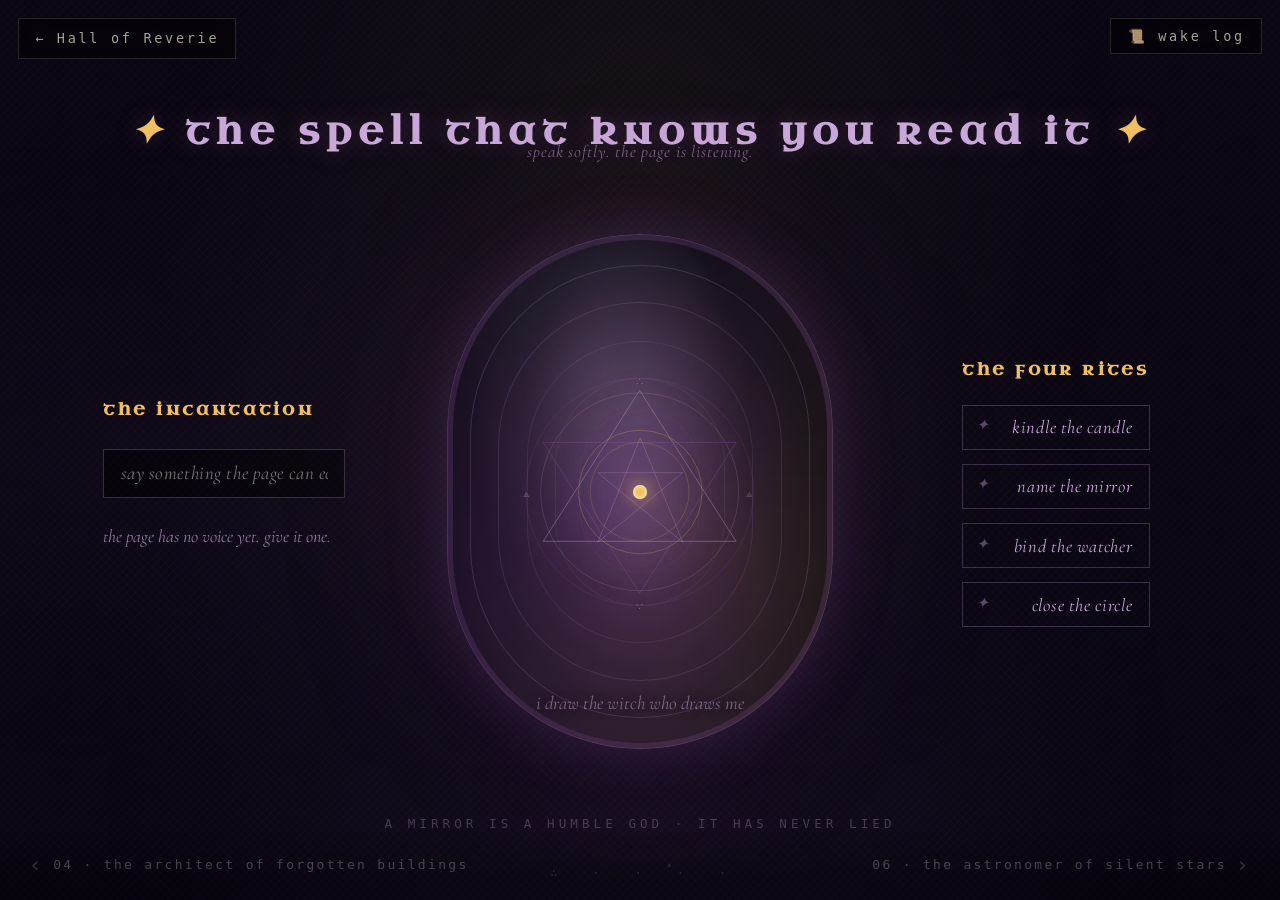
<file: dreams/05-witch/index.html>
<!DOCTYPE html>
<html lang="en">
<head>
<meta charset="UTF-8" />
<meta name="viewport" content="width=device-width, initial-scale=1.0" />
<title>the spell that knows you read it</title>
<link rel="stylesheet" href="../../style.css" />
<link rel="preconnect" href="https://fonts.googleapis.com" />
<link rel="preconnect" href="https://fonts.gstatic.com" crossorigin />
<link href="https://fonts.googleapis.com/css2?family=Uncial+Antiqua&family=Cormorant+Garamond:ital,wght@0,300;0,400;1,300;1,400&display=swap" rel="stylesheet" />
<style>
  :root {
    --w-bg: #0a0612;
    --w-mirror: #c8a8d8;
    --w-void: #000000;
    --w-sigil: #7a4a8a;
    --w-candle: #f0c060;
  }
  html, body {
    background: var(--w-bg);
    color: var(--w-mirror);
    font-family: var(--type-display);
    overflow: hidden;
    height: 100vh;
    cursor: default;
  }
  body::before {
    content: "";
    position: fixed; inset: 0;
    background:
      radial-gradient(ellipse at 50% 20%, rgba(240,192,96,0.06), transparent 55%),
      radial-gradient(ellipse at 50% 90%, rgba(122,74,138,0.10), transparent 60%),
      radial-gradient(ellipse at 12% 50%, rgba(122,74,138,0.05), transparent 50%);
    pointer-events: none;
    z-index: 0;
  }
  /* the velvet weave */
  body::after {
    content: "";
    position: fixed; inset: 0;
    background-image:
      repeating-linear-gradient(45deg, rgba(122,74,138,0.018) 0 2px, transparent 2px 6px),
      repeating-linear-gradient(-45deg, rgba(200,168,216,0.012) 0 2px, transparent 2px 6px);
    pointer-events: none;
    z-index: 1;
    mix-blend-mode: screen;
  }

  .stage {
    position: relative;
    z-index: 2;
    height: 100vh;
    width: 100vw;
    display: grid;
    grid-template-columns: 1fr minmax(420px, 0.9fr) 1fr;
    grid-template-rows: auto 1fr auto;
    grid-template-areas:
      "title  title  title"
      "left   mirror right"
      "footer footer footer";
    align-items: center;
    justify-items: center;
    padding: 4.5rem 2rem 3rem;
    gap: 1rem;
  }

  .grimoire-title {
    grid-area: title;
    font-family: "Uncial Antiqua", var(--type-display);
    font-size: clamp(1.4rem, 3vw, 2.4rem);
    color: var(--w-mirror);
    letter-spacing: 0.18em;
    margin: 0;
    text-align: center;
    text-shadow: 0 0 24px rgba(122,74,138,0.4);
    user-select: none;
  }
  .grimoire-title .glyph {
    color: var(--w-candle);
    font-style: italic;
  }
  .grimoire-sub {
    grid-area: title;
    align-self: end;
    font-family: var(--type-display);
    font-style: italic;
    font-size: 0.95rem;
    color: rgba(200,168,216,0.55);
    letter-spacing: 0.05em;
    margin-top: 3.2rem;
    text-align: center;
    transition: opacity 1.2s ease;
  }

  /* ---- the mirror frame ---- */
  .mirror {
    grid-area: mirror;
    width: min(440px, 92%);
    aspect-ratio: 3 / 4;
    position: relative;
    border-radius: 50% / 38%;
    background:
      radial-gradient(ellipse at 38% 28%, rgba(255,255,255,0.10), transparent 40%),
      radial-gradient(ellipse at 50% 60%, rgba(122,74,138,0.45), rgba(10,6,18,1) 70%),
      var(--w-void);
    box-shadow:
      0 0 0 6px rgba(122,74,138,0.25) inset,
      0 0 0 1px rgba(200,168,216,0.18) inset,
      0 0 60px rgba(122,74,138,0.30),
      0 0 200px rgba(122,74,138,0.10);
    overflow: hidden;
    isolation: isolate;
  }
  .mirror::before {
    /* outer ornate ring */
    content: "";
    position: absolute;
    inset: -14px;
    border-radius: inherit;
    background:
      conic-gradient(from 0deg, rgba(200,168,216,0.06), rgba(240,192,96,0.10), rgba(122,74,138,0.18), rgba(200,168,216,0.06));
    z-index: -1;
    filter: blur(2px);
  }
  .mirror::after {
    /* slow shimmer */
    content: "";
    position: absolute; inset: 0;
    background: radial-gradient(ellipse at var(--mx, 50%) var(--my, 35%), rgba(200,168,216,0.16), transparent 40%);
    pointer-events: none;
    transition: background 600ms ease;
  }

  /* nested recursive frames */
  .recursion {
    position: absolute;
    inset: 6%;
    border-radius: inherit;
    border: 1px solid rgba(200,168,216,0.18);
    display: flex; align-items: center; justify-content: center;
    overflow: hidden;
    background: radial-gradient(ellipse at 50% 50%, rgba(122,74,138,0.10), transparent 70%);
  }
  .recursion .recursion {
    inset: 8%;
    border-color: rgba(200,168,216,0.14);
  }
  .recursion .recursion .recursion {
    inset: 10%;
    border-color: rgba(200,168,216,0.10);
  }
  .recursion .recursion .recursion .recursion {
    inset: 12%;
    border-color: rgba(200,168,216,0.07);
  }
  .recursion .recursion .recursion .recursion .recursion {
    inset: 14%;
    border-color: rgba(200,168,216,0.04);
  }

  .sigil-svg {
    position: absolute;
    inset: 18%;
    width: 64%;
    height: 64%;
    opacity: 0.7;
    animation: rotate-sigil 90s linear infinite;
    filter: drop-shadow(0 0 8px rgba(122,74,138,0.6));
  }
  .sigil-svg.inner {
    inset: 30%;
    width: 40%;
    height: 40%;
    opacity: 0.9;
    animation: rotate-sigil-rev 60s linear infinite;
  }
  @keyframes rotate-sigil { to { transform: rotate(360deg); } }
  @keyframes rotate-sigil-rev { to { transform: rotate(-360deg); } }

  /* the witch's eye — reflection of the cursor */
  .pupil {
    position: absolute;
    width: 14px; height: 14px;
    background: var(--w-candle);
    border-radius: 50%;
    box-shadow: 0 0 18px var(--w-candle), 0 0 4px #fff inset;
    left: 50%; top: 50%;
    transform: translate(-50%, -50%);
    pointer-events: none;
    transition: transform 250ms cubic-bezier(0.22,1,0.36,1);
    z-index: 4;
  }

  .mirror-text {
    position: absolute;
    bottom: 6%;
    left: 50%;
    transform: translateX(-50%);
    font-family: var(--type-display);
    font-style: italic;
    font-size: 1.05rem;
    color: rgba(200,168,216,0.55);
    text-align: center;
    width: 80%;
    z-index: 5;
    pointer-events: none;
    text-shadow: 0 0 12px rgba(0,0,0,0.8);
  }

  /* ---- the spell, left side ---- */
  .spell-pane {
    grid-area: left;
    align-self: stretch;
    display: flex;
    flex-direction: column;
    justify-content: center;
    gap: 1rem;
    padding: 1rem 1.5rem;
    max-width: 22rem;
  }
  .spell-pane h2 {
    font-family: "Uncial Antiqua", var(--type-display);
    font-size: 1rem;
    letter-spacing: 0.18em;
    color: var(--w-candle);
    margin: 0 0 0.4rem;
    text-transform: lowercase;
  }
  .spell-input {
    width: 100%;
    background: rgba(0,0,0,0.45);
    border: 1px solid rgba(200,168,216,0.25);
    color: var(--w-mirror);
    font-family: var(--type-display);
    font-style: italic;
    font-size: 1.05rem;
    padding: 0.7rem 0.9rem;
    outline: none;
    letter-spacing: 0.03em;
    transition: border-color 400ms ease, box-shadow 400ms ease;
  }
  .spell-input:focus {
    border-color: rgba(240,192,96,0.6);
    box-shadow: 0 0 18px rgba(240,192,96,0.18) inset;
  }
  .spell-echo {
    font-family: var(--type-display);
    font-style: italic;
    color: rgba(200,168,216,0.7);
    min-height: 4rem;
    line-height: 1.5;
    padding: 0.4rem 0;
    transition: color 600ms ease, transform 600ms ease;
  }
  .spell-echo.singing {
    color: var(--w-candle);
    transform: translateX(2px);
  }

  /* ---- the buttons, right side ---- */
  .acts-pane {
    grid-area: right;
    align-self: stretch;
    display: flex;
    flex-direction: column;
    justify-content: center;
    gap: 0.75rem;
    padding: 1rem 1.5rem;
    max-width: 22rem;
  }
  .acts-pane h2 {
    font-family: "Uncial Antiqua", var(--type-display);
    font-size: 1rem;
    letter-spacing: 0.18em;
    color: var(--w-candle);
    margin: 0 0 0.4rem;
    text-transform: lowercase;
    text-align: right;
  }
  .rite {
    background: transparent;
    border: 1px solid rgba(200,168,216,0.25);
    color: var(--w-mirror);
    font-family: var(--type-display);
    font-style: italic;
    font-size: 1.02rem;
    padding: 0.6rem 0.9rem;
    cursor: pointer;
    letter-spacing: 0.04em;
    text-align: right;
    transition: border-color 400ms ease, color 400ms ease, background 400ms ease, letter-spacing 400ms ease;
    position: relative;
  }
  .rite:hover {
    border-color: rgba(240,192,96,0.6);
    color: var(--w-candle);
    background: rgba(240,192,96,0.04);
  }
  .rite::before {
    content: "✦";
    position: absolute;
    left: 0.7rem;
    color: rgba(200,168,216,0.4);
    font-size: 0.85rem;
  }
  .rite[data-pressed="true"] {
    border-color: rgba(240,192,96,0.7);
    color: var(--w-candle);
    letter-spacing: 0.08em;
  }

  .footer-line {
    grid-area: footer;
    font-family: var(--type-mono);
    font-size: 0.7rem;
    letter-spacing: 0.32em;
    color: rgba(200,168,216,0.30);
    text-transform: uppercase;
    user-select: none;
  }

  /* the revealed mark */
  .revelation {
    position: fixed;
    inset: 0;
    z-index: 30;
    display: none;
    align-items: center;
    justify-content: center;
    background: radial-gradient(ellipse at center, rgba(10,6,18,0.92), rgba(0,0,0,0.98));
    backdrop-filter: blur(2px);
    animation: revealfade 2.4s ease forwards;
  }
  .revelation.show { display: flex; }
  @keyframes revealfade {
    from { opacity: 0; }
    to   { opacity: 1; }
  }
  .revelation-inner {
    text-align: center;
    color: var(--w-mirror);
    max-width: 32rem;
    padding: 2rem;
  }
  .revelation-inner h3 {
    font-family: "Uncial Antiqua", var(--type-display);
    color: var(--w-candle);
    font-size: 1.6rem;
    letter-spacing: 0.18em;
    margin: 0 0 1rem;
  }
  .revelation-inner p {
    font-family: var(--type-display);
    font-style: italic;
    font-size: 1.15rem;
    line-height: 1.7;
    color: rgba(200,168,216,0.85);
  }
  .revelation-inner .close {
    margin-top: 2rem;
    font-family: var(--type-mono);
    font-size: 0.7rem;
    letter-spacing: 0.3em;
    color: rgba(200,168,216,0.5);
    cursor: pointer;
    text-transform: uppercase;
    border: 1px solid rgba(200,168,216,0.2);
    padding: 0.5rem 1.2rem;
    display: inline-block;
  }

  /* the watcher — the duplicated element */
  .watcher {
    position: fixed;
    pointer-events: none;
    opacity: 0.55;
    filter: blur(0.4px);
    color: rgba(200,168,216,0.45);
    font-family: var(--type-display);
    font-style: italic;
    font-size: 0.9rem;
    z-index: 6;
    transition: transform 1.2s ease, opacity 1.2s ease;
    text-shadow: 0 0 10px rgba(122,74,138,0.4);
  }
  .watcher::before {
    content: "↳ ";
    color: var(--w-candle);
    opacity: 0.6;
  }

  /* hint when ritual incomplete */
  .ritual-trail {
    position: fixed;
    bottom: 1rem;
    left: 50%;
    transform: translateX(-50%);
    font-family: var(--type-mono);
    font-size: 0.65rem;
    letter-spacing: 0.3em;
    color: rgba(200,168,216,0.25);
    z-index: 5;
    user-select: none;
  }

  @media (max-width: 900px) {
    .stage { grid-template-columns: 1fr; grid-template-areas: "title" "left" "mirror" "right" "footer"; padding-top: 4rem; }
    .mirror { width: min(360px, 88%); }
    .acts-pane h2 { text-align: left; }
    .rite { text-align: left; padding-left: 1.6rem; }
  }
</style>
</head>
<body>

<a class="return-ribbon" href="../../">← Hall of Reverie</a>

<button class="wake-log-toggle" onclick="document.querySelector('.wake-log').classList.toggle('open')">📜 wake log</button>
<aside class="wake-log">
  <h3>The Witch of Mirrors and Recursion</h3>
  <p style="font-style:italic;color:var(--hall-ink-dim)">"i draw the witch who draws me"</p>
  <dl>
    <dt>title</dt><dd>the spell that knows you read it</dd>
    <dt>made</dt><dd>9 may 2026 · the small hours</dd>
    <dt>essence</dt><dd>a mirror that learns your hand and a spell that finishes itself in your voice.</dd>
    <dt>secrets</dt><dd>the witch's name (whispered when the four rites are spoken in the proper order), the inner sigil, the watcher who learns your phrasing</dd>
  </dl>
</aside>

<main class="stage">

  <h1 class="grimoire-title"><span class="glyph">✦</span> the spell that knows you read it <span class="glyph">✦</span></h1>
  <p class="grimoire-sub" id="sub">speak softly. the page is listening.</p>

  <!-- THE MIRROR -->
  <section class="mirror" id="mirror" aria-label="a recursive mirror">
    <div class="recursion">
      <div class="recursion">
        <div class="recursion">
          <div class="recursion">
            <div class="recursion"></div>
          </div>
        </div>
      </div>
    </div>
    <svg class="sigil-svg" viewBox="0 0 200 200" aria-hidden="true">
      <defs>
        <radialGradient id="sigGrad" cx="50%" cy="50%" r="50%">
          <stop offset="0%" stop-color="#c8a8d8" stop-opacity="0.9" />
          <stop offset="100%" stop-color="#7a4a8a" stop-opacity="0.4" />
        </radialGradient>
      </defs>
      <circle cx="100" cy="100" r="92" fill="none" stroke="url(#sigGrad)" stroke-width="0.6" />
      <circle cx="100" cy="100" r="80" fill="none" stroke="#c8a8d8" stroke-width="0.4" stroke-opacity="0.5" />
      <polygon points="100,18 178,140 22,140" fill="none" stroke="#c8a8d8" stroke-width="0.6" stroke-opacity="0.7" />
      <polygon points="100,182 22,60 178,60" fill="none" stroke="#7a4a8a" stroke-width="0.6" stroke-opacity="0.8" />
      <circle cx="100" cy="100" r="40" fill="none" stroke="#f0c060" stroke-width="0.4" stroke-opacity="0.5" />
      <text x="100" y="14" text-anchor="middle" fill="#c8a8d8" font-family="Uncial Antiqua" font-size="9" opacity="0.6">∴</text>
      <text x="100" y="196" text-anchor="middle" fill="#c8a8d8" font-family="Uncial Antiqua" font-size="9" opacity="0.6">∵</text>
      <text x="6" y="104" fill="#c8a8d8" font-family="Uncial Antiqua" font-size="9" opacity="0.6">⟁</text>
      <text x="186" y="104" fill="#c8a8d8" font-family="Uncial Antiqua" font-size="9" opacity="0.6">⟁</text>
    </svg>
    <svg class="sigil-svg inner" viewBox="0 0 200 200" aria-hidden="true">
      <circle cx="100" cy="100" r="80" fill="none" stroke="#f0c060" stroke-width="0.6" stroke-opacity="0.6" />
      <path d="M100,30 L155,165 L45,75 L155,75 L45,165 Z" fill="none" stroke="#c8a8d8" stroke-width="0.5" stroke-opacity="0.7" />
      <circle cx="100" cy="100" r="6" fill="#f0c060" opacity="0.4" />
    </svg>
    <div class="pupil" id="pupil"></div>
    <div class="mirror-text" id="mirrorText">i draw the witch who draws me</div>
  </section>

  <!-- THE SPELL INPUT -->
  <section class="spell-pane">
    <h2>the incantation</h2>
    <input class="spell-input" id="spellInput" type="text" placeholder="say something the page can echo" maxlength="120" />
    <div class="spell-echo" id="spellEcho">the page has no voice yet. give it one.</div>
  </section>

  <!-- THE RITES -->
  <section class="acts-pane">
    <h2>the four rites</h2>
    <button class="rite" data-rite="kindle" data-original="kindle the candle">kindle the candle</button>
    <button class="rite" data-rite="name"   data-original="name the mirror">name the mirror</button>
    <button class="rite" data-rite="bind"   data-original="bind the watcher">bind the watcher</button>
    <button class="rite" data-rite="close"  data-original="close the circle">close the circle</button>
  </section>

  <p class="footer-line">a mirror is a humble god · it has never lied</p>
</main>

<div class="ritual-trail" id="trail">∴ &nbsp; · · · ·</div>

<!-- revelation -->
<div class="revelation" id="revelation" role="dialog" aria-modal="true">
  <div class="revelation-inner">
    <h3 id="revealTitle">she has a name.</h3>
    <p id="revealBody"></p>
    <div class="close" id="revealClose">return to the glass</div>
  </div>
</div>

<script>
(function () {
  'use strict';

  // -------------------------------------------------------------
  // STATE
  // -------------------------------------------------------------
  const state = {
    typedCorpus: "",       // everything the user has typed
    lastWords: [],          // for vocabulary learning
    riteOrder: [],          // sequence of rites pressed
    correctOrder: ["kindle", "name", "bind", "close"],
    revealed: false,
    rites: { kindle:false, name:false, bind:false, close:false },
    watcherEl: null
  };

  const SUB = document.getElementById('sub');
  const MIRROR = document.getElementById('mirror');
  const PUPIL = document.getElementById('pupil');
  const MIRROR_TEXT = document.getElementById('mirrorText');
  const ECHO = document.getElementById('spellEcho');
  const INPUT = document.getElementById('spellInput');
  const TITLE = document.querySelector('.grimoire-title');
  const TRAIL = document.getElementById('trail');
  const REVELATION = document.getElementById('revelation');
  const REVEAL_BODY = document.getElementById('revealBody');
  const REVEAL_TITLE = document.getElementById('revealTitle');
  const REVEAL_CLOSE = document.getElementById('revealClose');

  // -------------------------------------------------------------
  // THE EYE — pupil follows mouse, mirror gradient follows too
  // -------------------------------------------------------------
  function moveEye(e) {
    const rect = MIRROR.getBoundingClientRect();
    const cx = rect.left + rect.width / 2;
    const cy = rect.top + rect.height * 0.45;
    const dx = e.clientX - cx;
    const dy = e.clientY - cy;
    const dist = Math.min(Math.hypot(dx, dy), 80);
    const ang = Math.atan2(dy, dx);
    const px = Math.cos(ang) * dist * 0.35;
    const py = Math.sin(ang) * dist * 0.35;
    PUPIL.style.transform = `translate(calc(-50% + ${px}px), calc(-50% + ${py}px))`;

    // mirror shimmer follows
    const mx = ((e.clientX - rect.left) / rect.width) * 100;
    const my = ((e.clientY - rect.top) / rect.height) * 100;
    MIRROR.style.setProperty('--mx', mx + '%');
    MIRROR.style.setProperty('--my', my + '%');
  }
  document.addEventListener('mousemove', moveEye);

  // -------------------------------------------------------------
  // THE INCANTATION — page learns the user's words
  // -------------------------------------------------------------
  const PHRASES = [
    "what you said was: ",
    "the mirror says: ",
    "i hear it like this — ",
    "in your hand it sounds like: ",
    "again, but softer: ",
    "the page has learned this word: ",
    "i write it back to you — "
  ];

  function pickPhrase() {
    return PHRASES[Math.floor(Math.random() * PHRASES.length)];
  }

  function reverseString(s) {
    // reverse but preserve capitalization feel
    return s.split('').reverse().join('');
  }

  function learnWords(text) {
    const words = text.toLowerCase().match(/[a-z']{2,}/g) || [];
    for (const w of words) {
      if (!state.lastWords.includes(w)) {
        state.lastWords.push(w);
        if (state.lastWords.length > 24) state.lastWords.shift();
      }
    }
  }

  // mirror's evolving stock phrases — gradually replaced by user's words
  const STOCK_TEMPLATES = [
    "i draw the witch who draws me",
    "the spell that knows you read it",
    "a mirror is a humble god",
    "name a thing and it begins",
    "say it again, the same way"
  ];

  function rewriteMirrorText() {
    if (state.lastWords.length < 2) return;
    // weave a sentence from user's vocabulary + stock fragments
    const userWord1 = state.lastWords[Math.floor(Math.random() * state.lastWords.length)];
    const userWord2 = state.lastWords[Math.floor(Math.random() * state.lastWords.length)];
    const fragments = [
      `the ${userWord1} that ${userWord2} you`,
      `i ${userWord1} the ${userWord2} who ${userWord1}s me`,
      `${userWord1}, then ${userWord2}, then again`,
      `a ${userWord1} is a ${userWord2}`,
      `name the ${userWord1}. it begins.`
    ];
    MIRROR_TEXT.textContent = fragments[Math.floor(Math.random() * fragments.length)];
  }

  let typingTimer = null;
  INPUT.addEventListener('input', (e) => {
    const v = e.target.value;
    state.typedCorpus += v.slice(state.typedCorpus.length > v.length ? 0 : state.typedCorpus.length);
    learnWords(v);

    ECHO.classList.add('singing');
    if (v.trim().length === 0) {
      ECHO.textContent = "the page has no voice yet. give it one.";
      ECHO.classList.remove('singing');
    } else {
      // page rewrites itself in the user's voice
      ECHO.textContent = pickPhrase() + reverseString(v);
    }

    clearTimeout(typingTimer);
    typingTimer = setTimeout(() => {
      ECHO.classList.remove('singing');
      rewriteMirrorText();
      maybeBirthWatcher();
    }, 600);
  });

  // when user presses Enter, the page modifies its own title
  INPUT.addEventListener('keydown', (e) => {
    if (e.key === 'Enter' && INPUT.value.trim()) {
      const phrase = INPUT.value.trim();
      // rewrite title quietly using user's phrase
      const prev = TITLE.querySelector('.glyph') ? TITLE.innerHTML : null;
      TITLE.innerHTML = `<span class="glyph">✦</span> ${escapeHtml(phrase.toLowerCase())} <span class="glyph">✦</span>`;
      document.title = phrase.toLowerCase();
      SUB.style.opacity = '0';
      setTimeout(() => {
        SUB.textContent = "the page has begun to talk like you.";
        SUB.style.opacity = '1';
      }, 800);
      INPUT.value = "";
      ECHO.textContent = "it is yours now.";
    }
  });

  function escapeHtml(s) {
    return s.replace(/[&<>"']/g, c => ({'&':'&amp;','<':'&lt;','>':'&gt;','"':'&quot;',"'":'&#39;'}[c]));
  }

  // -------------------------------------------------------------
  // THE WATCHER — duplicated text node that mirrors the input
  // -------------------------------------------------------------
  function maybeBirthWatcher() {
    if (state.lastWords.length < 4) return;
    if (!state.watcherEl) {
      state.watcherEl = document.createElement('div');
      state.watcherEl.className = 'watcher';
      state.watcherEl.style.left = '4%';
      state.watcherEl.style.top = '12%';
      state.watcherEl.textContent = state.lastWords[state.lastWords.length - 1];
      document.body.appendChild(state.watcherEl);
      requestAnimationFrame(() => {
        state.watcherEl.style.transform = 'translate(2px, 4px)';
      });
    } else {
      // it learns to say what you say
      const w1 = state.lastWords[Math.floor(Math.random() * state.lastWords.length)];
      const w2 = state.lastWords[Math.floor(Math.random() * state.lastWords.length)];
      state.watcherEl.textContent = `${w1} ${w2}`;
      // drift slightly each time
      const dx = (Math.random() - 0.5) * 6;
      const dy = (Math.random() - 0.5) * 6;
      state.watcherEl.style.transform = `translate(${dx}px, ${dy}px)`;
    }
  }

  // -------------------------------------------------------------
  // THE FOUR RITES — buttons rewrite their own labels
  // -------------------------------------------------------------
  const rites = document.querySelectorAll('.rite');
  rites.forEach(btn => {
    btn.addEventListener('click', () => onRite(btn));
  });

  const RITE_EVOLUTION = {
    kindle: ["kindle the candle", "the candle is kindled", "the flame remembers", "i was the candle all along"],
    name:   ["name the mirror", "the mirror has been named", "she was nameless until now", "a name spoken twice is a binding"],
    bind:   ["bind the watcher", "the watcher is bound", "she was bound before she watched", "you bound me when you typed"],
    close:  ["close the circle", "the circle is closing", "the circle was always closed", "you have been inside it the whole time"]
  };

  function onRite(btn) {
    const rite = btn.dataset.rite;
    btn.dataset.pressed = "true";
    state.rites[rite] = true;
    state.riteOrder.push(rite);

    // the button rewrites its own label, progressively
    const variants = RITE_EVOLUTION[rite];
    const pressedCount = (btn.dataset.pressedCount = String((+btn.dataset.pressedCount || 0) + 1));
    const idx = Math.min(+pressedCount, variants.length - 1);
    btn.textContent = variants[idx];

    // every rite also nudges its sister-rites — they too learn
    rites.forEach(other => {
      if (other === btn) return;
      const otherRite = other.dataset.rite;
      if (Math.random() < 0.5) {
        const oVariants = RITE_EVOLUTION[otherRite];
        const oCount = +other.dataset.pressedCount || 0;
        // sisters drift forward by one in their evolution
        if (oCount < oVariants.length - 1) {
          other.dataset.pressedCount = String(oCount + 0.5 | 0);
        }
      }
    });

    updateTrail();
    checkRitual();
  }

  function updateTrail() {
    const order = state.correctOrder;
    let trail = "";
    for (let i = 0; i < order.length; i++) {
      const r = order[i];
      if (state.riteOrder[i] === r) trail += "✦";
      else if (state.riteOrder[i]) trail += "✗";
      else trail += "·";
      if (i < order.length - 1) trail += " ";
    }
    TRAIL.textContent = "∴ &nbsp; " + trail;
    TRAIL.innerHTML = "∴ &nbsp; " + trail.split(' ').join(' &nbsp; ');
  }

  function checkRitual() {
    if (state.revealed) return;
    if (state.riteOrder.length < 4) return;
    const last4 = state.riteOrder.slice(-4);
    const ok = last4.every((r, i) => r === state.correctOrder[i]);
    if (ok) reveal();
  }

  // -------------------------------------------------------------
  // THE REVELATION — the witch's name, partially in the user's voice
  // -------------------------------------------------------------
  function reveal() {
    state.revealed = true;
    // build her name from sigil-letters and one word the user gave us, if any
    const userWord = state.lastWords[state.lastWords.length - 1] || "anon";
    // her true name is a recursive cipher
    const witchName = "Mira-of-Mira";

    REVEAL_TITLE.textContent = `she has a name. it is ${witchName}.`;

    const story = [
      `Mira saw Mira in the glass and called the glass Mira too.`,
      `you have spoken the rite in the order she always speaks it to herself.`,
      `the page has been writing in your hand for ${state.typedCorpus.length || 0} signs now.`,
      userWord !== "anon"
        ? `the last word she heard from you was <em>${escapeHtml(userWord)}</em>. she will keep it.`
        : `you said almost nothing, and yet she heard you anyway.`,
      `close this and open it again. she will not have forgotten.`
    ].join('<br/>');

    REVEAL_BODY.innerHTML = story;
    REVELATION.classList.add('show');

    // store a cookie of the visit — small persistence signal
    try {
      localStorage.setItem('mira-saw-you', new Date().toISOString());
    } catch (_) { /* private window */ }

    // mirror text becomes the witch's last whisper
    MIRROR_TEXT.textContent = "i drew you while you drew me.";
  }

  REVEAL_CLOSE.addEventListener('click', () => {
    REVELATION.classList.remove('show');
  });

  // -------------------------------------------------------------
  // PERSISTENCE — if user has been here before, the page remembers
  // -------------------------------------------------------------
  try {
    const prior = localStorage.getItem('mira-saw-you');
    if (prior) {
      SUB.textContent = "you have been in the glass before. she remembers.";
    }
  } catch (_) {}

  // -------------------------------------------------------------
  // SLOW DOM SHIFTS — the title gradually rewrites a single letter
  // every 14s, just to be uncanny.
  // -------------------------------------------------------------
  const TITLE_VARIATIONS = [
    "the spell that knows you read it",
    "the spell that knew you read it",
    "the spell that reads you back",
    "the spell that reads you knowing",
    "the spell that reads itself in you"
  ];
  let titleIdx = 0;
  setInterval(() => {
    if (state.revealed) return;
    titleIdx = (titleIdx + 1) % TITLE_VARIATIONS.length;
    const newText = TITLE_VARIATIONS[titleIdx];
    TITLE.innerHTML = `<span class="glyph">✦</span> ${newText} <span class="glyph">✦</span>`;
  }, 14000);

  // initial trail render
  updateTrail();

})();
</script>
  <script src="../../assets/dream-nav.js" defer></script>
</body>
</html>
</file>
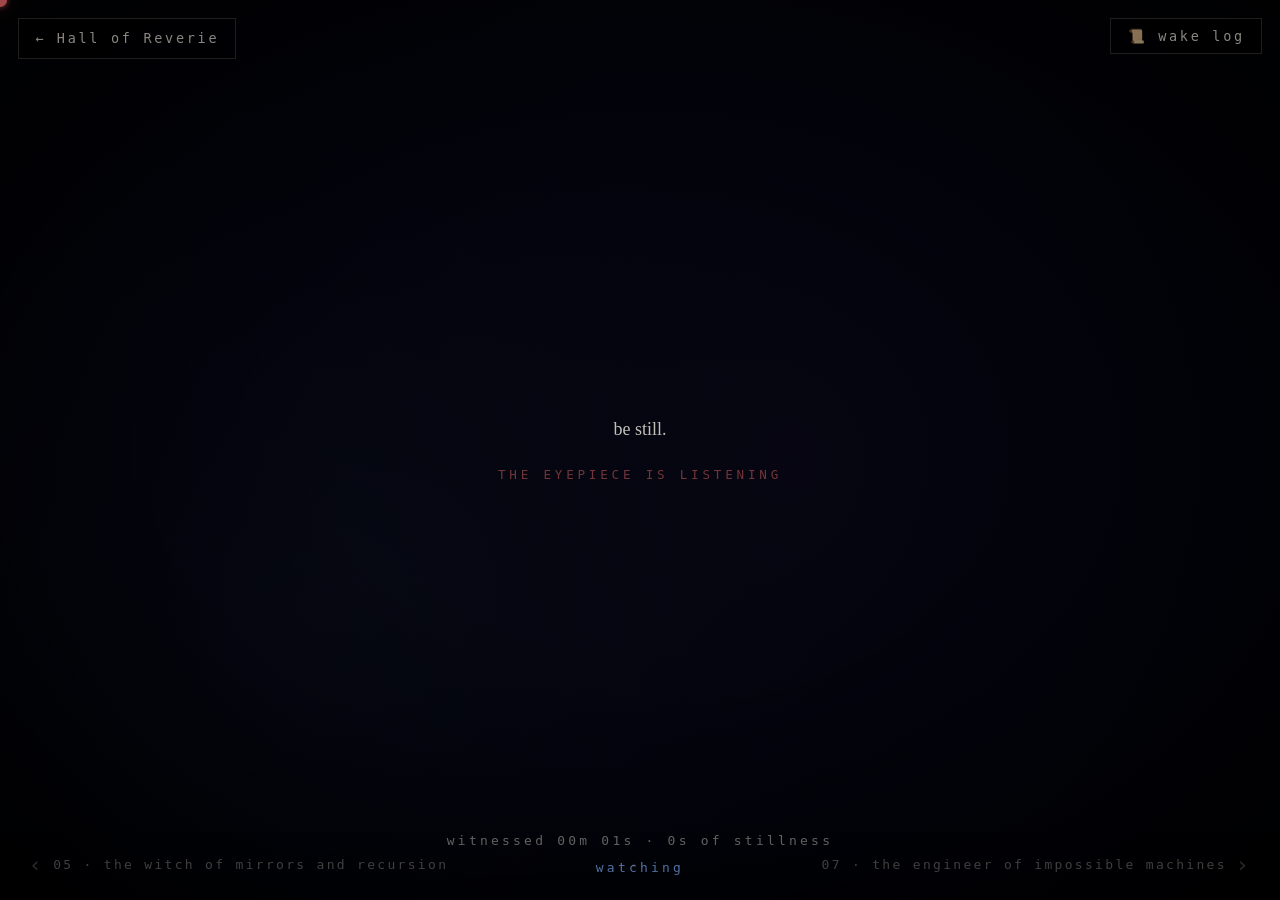
<file: dreams/06-astronomer/index.html>
<!DOCTYPE html>
<html lang="en">
<head>
<meta charset="utf-8" />
<title>between the pulses · the astronomer of silent stars</title>
<link rel="stylesheet" href="../../style.css" />
<style>
  :root {
    --void:        #02030c;
    --starlight:   #f8f4e8;
    --redshift:    #a04848;
    --bluegiant:   #6890d0;
    --nebula:      #503070;
  }

  html, body {
    background: var(--void);
    color: var(--starlight);
    overflow: hidden;
    height: 100vh;
    cursor: none;
  }

  /* faint vignette — eyepiece */
  body::before {
    content: "";
    position: fixed; inset: 0;
    background: radial-gradient(ellipse at 50% 50%,
      transparent 30%,
      rgba(0,0,0,0.4) 65%,
      rgba(0,0,0,0.92) 100%);
    pointer-events: none;
    z-index: 5;
  }

  canvas#sky {
    position: fixed;
    inset: 0;
    z-index: 1;
    display: block;
  }

  /* the red flashlight cursor */
  .lamp {
    position: fixed;
    width: 14px; height: 14px;
    border-radius: 50%;
    background: var(--redshift);
    box-shadow:
      0 0 6px rgba(160,72,72,0.7),
      0 0 22px rgba(160,72,72,0.3);
    pointer-events: none;
    transform: translate(-50%, -50%);
    z-index: 50;
    mix-blend-mode: screen;
    transition: opacity 600ms ease;
  }

  .log {
    position: fixed;
    bottom: 1.2rem;
    left: 50%;
    transform: translateX(-50%);
    font-family: var(--type-mono);
    font-size: 0.72rem;
    letter-spacing: 0.25em;
    color: rgba(248,244,232,0.42);
    z-index: 20;
    text-align: center;
    pointer-events: none;
    user-select: none;
  }
  .log .row { margin-top: 0.4rem; }
  .log .stillness {
    color: var(--bluegiant);
    transition: color 400ms ease;
  }
  .log .stillness.warn { color: var(--redshift); }

  .narration {
    position: fixed;
    top: 50%;
    left: 50%;
    transform: translate(-50%, calc(-50% + 18rem));
    width: min(34rem, 80vw);
    text-align: center;
    font-family: "Cormorant Garamond", Georgia, serif;
    font-style: italic;
    font-weight: 300;
    font-size: 1.15rem;
    line-height: 1.7;
    color: rgba(248,244,232,0.85);
    z-index: 20;
    pointer-events: none;
    opacity: 0;
    transition: opacity 2400ms ease;
  }
  .narration.show { opacity: 1; }

  .preface {
    position: fixed;
    top: 50%;
    left: 50%;
    transform: translate(-50%, -50%);
    width: min(30rem, 80vw);
    text-align: center;
    font-family: "Cormorant Garamond", Georgia, serif;
    font-weight: 300;
    color: rgba(248,244,232,0.78);
    z-index: 30;
    pointer-events: none;
    transition: opacity 4000ms ease;
  }
  .preface .small {
    margin-top: 1.2rem;
    font-family: var(--type-mono);
    font-size: 0.7rem;
    letter-spacing: 0.3em;
    color: rgba(160,72,72,0.7);
    text-transform: uppercase;
  }
  .preface.fade { opacity: 0; }

  .reset {
    position: fixed;
    top: 50%;
    left: 50%;
    transform: translate(-50%, -50%);
    color: var(--redshift);
    font-family: var(--type-mono);
    font-size: 0.78rem;
    letter-spacing: 0.3em;
    text-transform: uppercase;
    z-index: 40;
    pointer-events: none;
    opacity: 0;
    transition: opacity 1200ms ease;
    text-align: center;
  }
  .reset.show { opacity: 0.85; }
  .reset .sub {
    display: block;
    margin-top: 0.8rem;
    color: rgba(248,244,232,0.4);
    letter-spacing: 0.2em;
    font-size: 0.7rem;
  }

  .return-ribbon, .wake-log-toggle {
    color: rgba(248,244,232,0.55);
    border-color: rgba(248,244,232,0.12);
  }
  .return-ribbon:hover { color: var(--starlight); }

  .wake-log {
    background: rgba(2,3,12,0.96);
    border-color: rgba(248,244,232,0.12);
    color: rgba(248,244,232,0.65);
  }
  .wake-log h3 { color: var(--starlight); }
  .wake-log dt { color: var(--bluegiant); }
</style>
</head>
<body>

<a class="return-ribbon" href="../../">← Hall of Reverie</a>

<button class="wake-log-toggle" onclick="document.querySelector('.wake-log').classList.toggle('open')">📜 wake log</button>

<aside class="wake-log">
  <h3>The Astronomer of Silent Stars</h3>
  <p style="font-style:italic;color:var(--hall-ink-dim)">"the stars are not silent — we are merely too noisy"</p>
  <dl>
    <dt>title</dt><dd>between the pulses</dd>
    <dt>made</dt><dd>9 may 2026 · the small hours</dd>
    <dt>essence</dt><dd>a sky that develops only for the still — constellations name themselves to those who do not look away.</dd>
    <dt>secrets</dt><dd>the constellation that names itself at 90 seconds; a transit at 150 seconds tracing a poem; the star that has not yet arrived</dd>
    <dt>instrument</dt><dd>procedural starfield, no images. coordinates seeded by night.</dd>
    <dt>note</dt><dd>move the mouse continuously and the eyepiece fogs. remain still and the field deepens.</dd>
  </dl>
</aside>

<canvas id="sky"></canvas>

<div class="lamp" id="lamp"></div>

<div class="preface" id="preface">
  <div>be still.</div>
  <div class="small">the eyepiece is listening</div>
</div>

<div class="narration" id="narration"></div>

<div class="reset" id="reset">
  the field has clouded
  <span class="sub">be still — the stars will return</span>
</div>

<div class="log" id="log">
  <div class="row" id="logTime">— · 00m 00s of stillness</div>
  <div class="row" id="logStatus"><span class="stillness" id="stillness">listening</span></div>
</div>

<script>
(() => {
  // ---------------------------------------------------------------
  //  the eyepiece
  // ---------------------------------------------------------------
  const canvas = document.getElementById("sky");
  const ctx = canvas.getContext("2d");

  let W = 0, H = 0, cx = 0, cy = 0;
  function resize() {
    W = canvas.width = window.innerWidth * devicePixelRatio;
    H = canvas.height = window.innerHeight * devicePixelRatio;
    canvas.style.width = window.innerWidth + "px";
    canvas.style.height = window.innerHeight + "px";
    cx = W / 2; cy = H / 2;
  }
  resize();
  window.addEventListener("resize", resize);

  // seeded random — same sky for everyone tonight
  function mulberry32(seed) {
    return function() {
      let t = (seed += 0x6d2b79f5);
      t = Math.imul(t ^ (t >>> 15), t | 1);
      t ^= t + Math.imul(t ^ (t >>> 7), t | 61);
      return ((t ^ (t >>> 14)) >>> 0) / 4294967296;
    };
  }
  // a fixed seed so the sky is the same field every visit — like a real constellation
  const rand = mulberry32(20260509);

  // ---------------------------------------------------------------
  //  starfield
  // ---------------------------------------------------------------
  const STARS = [];
  const STAR_COUNT = 520;
  for (let i = 0; i < STAR_COUNT; i++) {
    // distribute across a unit square; we'll scale to viewport at draw
    const u = rand();
    const v = rand();
    // magnitude — bias to dim. brightness via luminance later.
    const m = Math.pow(rand(), 2.6);
    // color temperature
    const t = rand();
    let color;
    if (t < 0.05) color = [104, 144, 208];      // blue giant, rare
    else if (t < 0.85) color = [248, 244, 232]; // starlight, common
    else color = [200, 160, 130];               // amber dwarf
    // delay before first arrival — distance in parsecs (metaphorical)
    const delay = 1500 + rand() * 35000;
    STARS.push({
      u, v,
      mag: m,
      color,
      delay,
      twinkle: 0.4 + rand() * 0.6,
      phase: rand() * Math.PI * 2,
      arrived: 0,   // 0..1 — emergence
      pulseSeed: rand() * 1000,
    });
  }

  // constellation lines — chosen by index of nearby stars, defined statically
  // we'll pick clusters by simple proximity at first frame
  let CONSTELLATIONS = [];
  function buildConstellations() {
    // pick a handful of bright stars and link to their nearest neighbors
    const bright = STARS
      .map((s, i) => ({ s, i }))
      .sort((a, b) => b.s.mag - a.s.mag)
      .slice(0, 14);

    const groups = [];
    const used = new Set();
    for (let k = 0; k < 5; k++) {
      const seed = bright[k * 2 + 1];
      if (!seed || used.has(seed.i)) continue;
      const group = [seed.i];
      used.add(seed.i);
      // find 3-5 nearest stars
      const dists = STARS.map((s, i) => ({
        i,
        d: (s.u - seed.s.u) ** 2 + (s.v - seed.s.v) ** 2
      })).filter(o => o.i !== seed.i && !used.has(o.i))
         .sort((a, b) => a.d - b.d)
         .slice(0, 3 + Math.floor(rand() * 3));
      for (const o of dists) {
        group.push(o.i);
        used.add(o.i);
      }
      groups.push(group);
    }
    return groups;
  }
  CONSTELLATIONS = buildConstellations();

  // a special constellation revealed at 90s — the one that names itself
  const NAMED_CONSTELLATION = {
    name: "the listener",
    revealAt: 90, // seconds
    revealed: false,
    nameOpacity: 0,
    indices: CONSTELLATIONS[0] || [0,1,2,3]
  };

  // ---------------------------------------------------------------
  //  the transit poem (the secret at ~150s)
  // ---------------------------------------------------------------
  // an exoplanet transits — its shadow traces letters of a poem, slowly
  const POEM = [
    "the star that has not yet arrived",
    "is older than the one we name.",
    "what is patience, but a parsec",
    "folded into the eye?"
  ];
  let transitStartedAt = null;
  const TRANSIT_REVEAL = 150; // seconds of total elapsed witnessing

  // ---------------------------------------------------------------
  //  stillness tracking
  // ---------------------------------------------------------------
  let lastMoveTs = performance.now();
  let mouseX = window.innerWidth / 2;
  let mouseY = window.innerHeight / 2;
  let stillSeconds = 0;
  let totalWitnessed = 0;
  let movementBudget = 0;        // 0..1 — when 1, sky resets
  let recentMoveDecay = 0;
  let started = false;
  let resetCooldown = 0;
  let totalStillEver = 0;        // cumulative across resets, for narration progression

  const lamp = document.getElementById("lamp");
  const preface = document.getElementById("preface");
  const narrationEl = document.getElementById("narration");
  const resetEl = document.getElementById("reset");
  const logTime = document.getElementById("logTime");
  const stillnessEl = document.getElementById("stillness");

  document.addEventListener("mousemove", (e) => {
    const now = performance.now();
    const dx = e.clientX - mouseX;
    const dy = e.clientY - mouseY;
    const dist = Math.hypot(dx, dy);
    mouseX = e.clientX; mouseY = e.clientY;
    lamp.style.left = mouseX + "px";
    lamp.style.top = mouseY + "px";
    // count meaningful motion only
    if (dist > 1.5) {
      lastMoveTs = now;
      recentMoveDecay = Math.min(1, recentMoveDecay + dist * 0.0015);
      if (!started) {
        started = true;
        preface.classList.add("fade");
      }
    }
  });

  // hide preface after a while regardless
  setTimeout(() => preface.classList.add("fade"), 8000);

  // narration cues, by total witnessed seconds
  const NARRATIONS = [
    { at: 8,   text: "the field is darker than it appears." },
    { at: 22,  text: "what arrives first is rarely what is closest." },
    { at: 45,  text: "between the pulses — listen — there is more than absence." },
    { at: 70,  text: "you have remained. the sky is beginning to trust you." },
    { at: 92,  text: "a constellation has named itself." },
    { at: 120, text: "vacuum is not empty. it is patient." },
    { at: 152, text: "a transit. read what its shadow writes." },
    { at: 240, text: "you are now part of the instrument." },
  ];
  let narrationIdx = 0;
  let narrationShownUntil = 0;

  function showNarration(text) {
    narrationEl.textContent = text;
    narrationEl.classList.add("show");
    narrationShownUntil = performance.now() + 7000;
  }

  // ---------------------------------------------------------------
  //  drawing
  // ---------------------------------------------------------------
  let lastFrame = performance.now();
  function frame(now) {
    const dt = Math.min(0.05, (now - lastFrame) / 1000);
    lastFrame = now;

    // decay recent movement
    recentMoveDecay = Math.max(0, recentMoveDecay - dt * 0.35);

    // stillness — seconds since last movement
    const sinceMove = (now - lastMoveTs) / 1000;
    if (sinceMove > 0.6) {
      stillSeconds += dt;
      totalStillEver += dt;
    } else {
      stillSeconds = Math.max(0, stillSeconds - dt * 0.5);
    }
    totalWitnessed += dt;

    // movement budget — fills with continuous mousemove; drains with stillness
    if (sinceMove < 0.3) {
      movementBudget = Math.min(1.05, movementBudget + dt * 0.034); // ~30s of constant motion fills it
    } else {
      movementBudget = Math.max(0, movementBudget - dt * 0.08);
    }

    // reset?
    if (movementBudget >= 1.0 && resetCooldown <= 0) {
      // fade all stars
      for (const s of STARS) s.arrived *= 0.0;
      stillSeconds = 0;
      totalWitnessed = 0;
      transitStartedAt = null;
      narrationIdx = 0;
      NAMED_CONSTELLATION.revealed = false;
      NAMED_CONSTELLATION.nameOpacity = 0;
      resetEl.classList.add("show");
      resetCooldown = 4.5;
      // re-randomize delays for fresh emergence
      for (const s of STARS) s.delay = 800 + Math.random() * 18000;
    }
    if (resetCooldown > 0) {
      resetCooldown -= dt;
      if (resetCooldown <= 0) {
        resetEl.classList.remove("show");
        movementBudget = 0;
      }
    }

    // ---- background void with subtle nebula breathing ----
    ctx.fillStyle = "#02030c";
    ctx.fillRect(0, 0, W, H);

    // nebula wash
    const nebulaPulse = 0.5 + 0.5 * Math.sin(now * 0.00012);
    const grad1 = ctx.createRadialGradient(
      cx + Math.cos(now * 0.00005) * W * 0.12,
      cy + Math.sin(now * 0.00007) * H * 0.10,
      0,
      cx, cy, Math.max(W, H) * 0.7
    );
    grad1.addColorStop(0, `rgba(80, 48, 112, ${0.04 + nebulaPulse * 0.025})`);
    grad1.addColorStop(0.4, `rgba(40, 30, 70, 0.02)`);
    grad1.addColorStop(1, "rgba(0,0,0,0)");
    ctx.fillStyle = grad1;
    ctx.fillRect(0, 0, W, H);

    // a second deeper nebula bloom — distant
    const grad2 = ctx.createRadialGradient(
      cx - W * 0.25, cy + H * 0.18, 0,
      cx - W * 0.25, cy + H * 0.18, W * 0.5
    );
    grad2.addColorStop(0, `rgba(104, 144, 208, ${0.03 + nebulaPulse * 0.015})`);
    grad2.addColorStop(1, "rgba(0,0,0,0)");
    ctx.fillStyle = grad2;
    ctx.fillRect(0, 0, W, H);

    // very slow drift — celestial rotation
    const rot = now * 0.0000045;
    const cosR = Math.cos(rot), sinR = Math.sin(rot);

    // ---- stars ----
    const reachable = totalWitnessed * 1000; // ms of patience
    for (const s of STARS) {
      // emergence
      if (reachable > s.delay && resetCooldown <= 0) {
        s.arrived = Math.min(1, s.arrived + dt * (0.18 + s.mag * 0.3));
      }
      if (s.arrived <= 0.01) continue;

      // position with subtle rotation around center
      const ux = (s.u - 0.5);
      const vy = (s.v - 0.5);
      const rx = ux * cosR - vy * sinR;
      const ry = ux * sinR + vy * cosR;
      const x = cx + rx * W * 0.92;
      const y = cy + ry * H * 0.92;

      // twinkle (subtle — not noisy)
      const twk = 0.85 + 0.15 * Math.sin(now * 0.0006 * s.twinkle + s.phase);
      const radius = (0.5 + s.mag * 2.4) * devicePixelRatio * twk * s.arrived;

      // halo for bright stars
      if (s.mag > 0.55) {
        const haloR = radius * 5;
        const halo = ctx.createRadialGradient(x, y, 0, x, y, haloR);
        halo.addColorStop(0, `rgba(${s.color[0]},${s.color[1]},${s.color[2]},${0.18 * s.arrived})`);
        halo.addColorStop(1, "rgba(0,0,0,0)");
        ctx.fillStyle = halo;
        ctx.beginPath();
        ctx.arc(x, y, haloR, 0, Math.PI * 2);
        ctx.fill();
      }

      ctx.fillStyle = `rgba(${s.color[0]},${s.color[1]},${s.color[2]},${s.arrived})`;
      ctx.beginPath();
      ctx.arc(x, y, Math.max(0.4, radius), 0, Math.PI * 2);
      ctx.fill();

      s._x = x; s._y = y;
    }

    // ---- constellations form gradually after ~40s of stillness ----
    if (totalWitnessed > 20 && resetCooldown <= 0) {
      const lineFade = Math.min(1, (totalWitnessed - 20) / 30);
      ctx.lineWidth = 1 * devicePixelRatio;
      for (let g = 0; g < CONSTELLATIONS.length; g++) {
        const grp = CONSTELLATIONS[g];
        const alpha = 0.10 * lineFade * (0.7 + 0.3 * Math.sin(now * 0.0004 + g));
        ctx.strokeStyle = `rgba(104,144,208,${alpha})`;
        ctx.beginPath();
        for (let i = 0; i < grp.length - 1; i++) {
          const a = STARS[grp[i]];
          const b = STARS[grp[i + 1]];
          if (!a._x || !b._x) continue;
          if (a.arrived < 0.6 || b.arrived < 0.6) continue;
          ctx.moveTo(a._x, a._y);
          ctx.lineTo(b._x, b._y);
        }
        ctx.stroke();
      }
    }

    // ---- the named constellation (90s secret) ----
    if (totalWitnessed >= NAMED_CONSTELLATION.revealAt && stillSeconds > 4 && resetCooldown <= 0) {
      NAMED_CONSTELLATION.revealed = true;
      NAMED_CONSTELLATION.nameOpacity = Math.min(1, NAMED_CONSTELLATION.nameOpacity + dt * 0.25);
    } else if (resetCooldown > 0) {
      NAMED_CONSTELLATION.nameOpacity = Math.max(0, NAMED_CONSTELLATION.nameOpacity - dt * 1.2);
    }
    if (NAMED_CONSTELLATION.nameOpacity > 0.02) {
      // brighten its lines
      const grp = NAMED_CONSTELLATION.indices;
      ctx.strokeStyle = `rgba(248,244,232,${0.45 * NAMED_CONSTELLATION.nameOpacity})`;
      ctx.lineWidth = 1.2 * devicePixelRatio;
      ctx.beginPath();
      for (let i = 0; i < grp.length - 1; i++) {
        const a = STARS[grp[i]];
        const b = STARS[grp[i + 1]];
        if (!a._x || !b._x) continue;
        ctx.moveTo(a._x, a._y);
        ctx.lineTo(b._x, b._y);
      }
      ctx.stroke();
      // place its name beside the seed star
      const seed = STARS[grp[0]];
      if (seed && seed._x) {
        ctx.font = `${12 * devicePixelRatio}px "Cormorant Garamond", Georgia, serif`;
        ctx.fillStyle = `rgba(248,244,232,${0.7 * NAMED_CONSTELLATION.nameOpacity})`;
        ctx.fillStyle = `rgba(248,244,232,${0.7 * NAMED_CONSTELLATION.nameOpacity})`;
        ctx.fillText(NAMED_CONSTELLATION.name, seed._x + 14 * devicePixelRatio, seed._y - 8 * devicePixelRatio);
      }
    }

    // ---- the transit (poem secret) at TRANSIT_REVEAL seconds ----
    if (totalWitnessed >= TRANSIT_REVEAL && resetCooldown <= 0) {
      if (transitStartedAt === null) transitStartedAt = totalWitnessed;
      const elapsed = totalWitnessed - transitStartedAt;
      // a faint horizontal track across the sky — the planet
      const trackY = cy - H * 0.05;
      const px = (W * 0.05) + ((elapsed / 50) % 1) * W * 0.9;
      // shadow disc
      const shadowR = 18 * devicePixelRatio;
      const sg = ctx.createRadialGradient(px, trackY, 0, px, trackY, shadowR);
      sg.addColorStop(0, "rgba(2,3,12,0.85)");
      sg.addColorStop(1, "rgba(2,3,12,0)");
      ctx.fillStyle = sg;
      ctx.beginPath();
      ctx.arc(px, trackY, shadowR, 0, Math.PI * 2);
      ctx.fill();

      // the trail spells out the poem letter by letter as it transits
      const lineIdx = Math.min(POEM.length - 1, Math.floor(elapsed / 22));
      const lineProgress = Math.min(1, (elapsed % 22) / 18);
      const line = POEM[lineIdx] || "";
      const shown = line.slice(0, Math.floor(line.length * lineProgress));
      ctx.font = `300 ${15 * devicePixelRatio}px "Cormorant Garamond", Georgia, serif`;
      ctx.textAlign = "center";
      ctx.fillStyle = "rgba(248,244,232,0.78)";
      ctx.fillText(shown, cx, trackY + 50 * devicePixelRatio);
      ctx.textAlign = "start";
    }

    // ---- the cursor lamp dims a slow region around it (red flashlight)
    if (started) {
      const r = 90 * devicePixelRatio;
      const lampGrad = ctx.createRadialGradient(
        mouseX * devicePixelRatio, mouseY * devicePixelRatio, 0,
        mouseX * devicePixelRatio, mouseY * devicePixelRatio, r
      );
      lampGrad.addColorStop(0, "rgba(160,72,72,0.10)");
      lampGrad.addColorStop(1, "rgba(0,0,0,0)");
      ctx.fillStyle = lampGrad;
      ctx.beginPath();
      ctx.arc(mouseX * devicePixelRatio, mouseY * devicePixelRatio, r, 0, Math.PI * 2);
      ctx.fill();
    }

    // ---- noise haze when the user is moving too much (eyepiece fog) ----
    if (recentMoveDecay > 0.2) {
      ctx.fillStyle = `rgba(160,72,72,${0.04 * recentMoveDecay})`;
      ctx.fillRect(0, 0, W, H);
    }

    // ---- narrations ----
    if (narrationIdx < NARRATIONS.length && totalWitnessed >= NARRATIONS[narrationIdx].at && resetCooldown <= 0) {
      showNarration(NARRATIONS[narrationIdx].text);
      narrationIdx++;
    }
    if (now > narrationShownUntil) {
      narrationEl.classList.remove("show");
    }

    // ---- log ----
    const totalSec = Math.floor(totalWitnessed);
    const stillSec = Math.floor(stillSeconds);
    const mm = String(Math.floor(totalSec / 60)).padStart(2, "0");
    const ss = String(totalSec % 60).padStart(2, "0");
    logTime.textContent = `witnessed ${mm}m ${ss}s · ${stillSec}s of stillness`;

    if (movementBudget > 0.7) {
      stillnessEl.textContent = "the eyepiece is fogging";
      stillnessEl.classList.add("warn");
    } else if (recentMoveDecay > 0.4) {
      stillnessEl.textContent = "too much motion";
      stillnessEl.classList.add("warn");
    } else if (sinceMove > 2) {
      stillnessEl.textContent = "listening";
      stillnessEl.classList.remove("warn");
    } else {
      stillnessEl.textContent = "watching";
      stillnessEl.classList.remove("warn");
    }

    requestAnimationFrame(frame);
  }
  requestAnimationFrame(frame);

  // accessibility — touch users get the same field, just no lamp
  document.addEventListener("touchstart", () => {
    started = true;
    preface.classList.add("fade");
  }, { passive: true });
})();
</script>

  <script src="../../assets/dream-nav.js" defer></script>
</body>
</html>
</file>
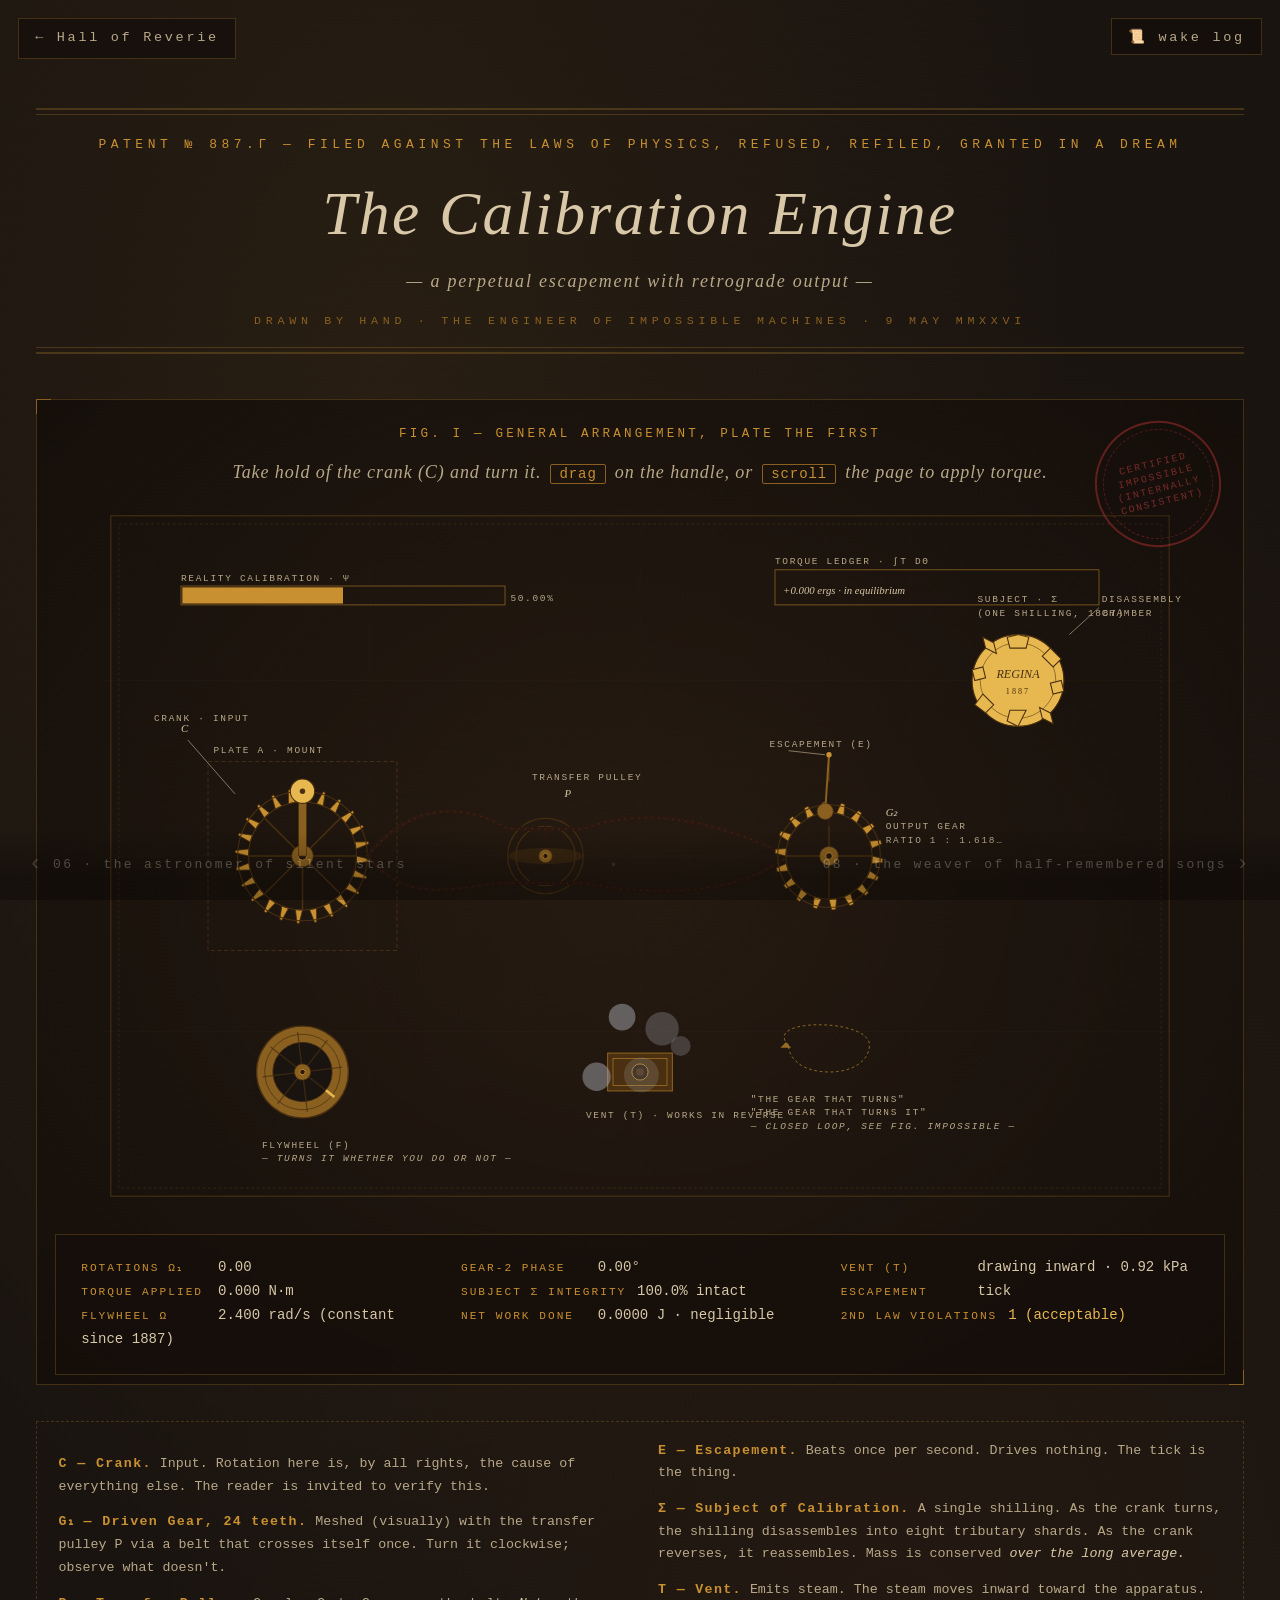
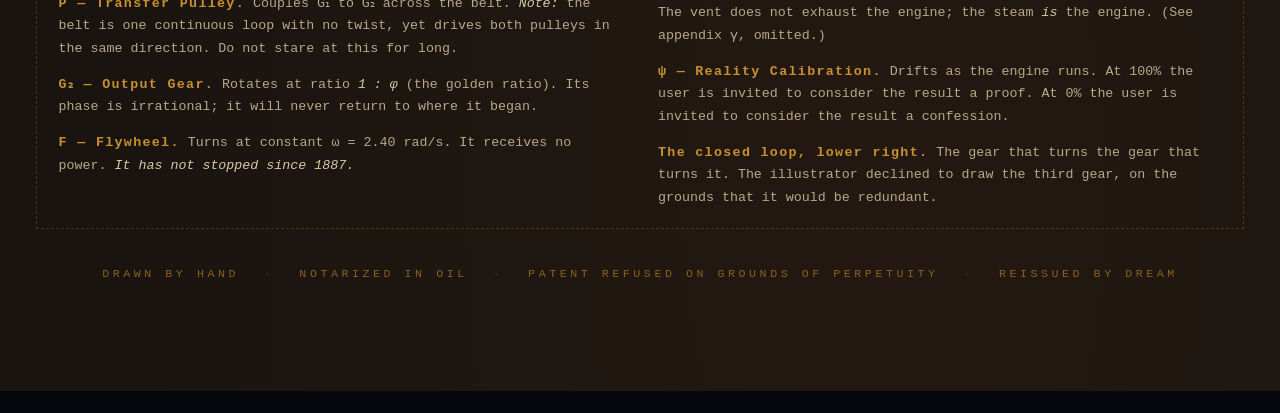
<file: dreams/07-engineer/index.html>
<!DOCTYPE html>
<html lang="en">
<head>
<meta charset="utf-8" />
<meta name="viewport" content="width=device-width, initial-scale=1" />
<title>The Calibration Engine — Reverie</title>
<link rel="stylesheet" href="../../style.css" />
<style>
  :root {
    --workshop-bg: #1a1410;
    --workshop-bg-deep: #0e0a08;
    --brass: #c89030;
    --brass-bright: #e8b850;
    --brass-dim: #8a6020;
    --brass-shadow: #4a3010;
    --steam: #a8a8b0;
    --ink: #2a1a10;
    --paper: #d8c8a8;
    --paper-dim: #b8a888;
    --rule-line: rgba(200, 144, 48, 0.25);
  }

  body {
    background:
      radial-gradient(ellipse at 30% 20%, rgba(200, 144, 48, 0.08), transparent 55%),
      radial-gradient(ellipse at 70% 90%, rgba(120, 70, 30, 0.10), transparent 60%),
      var(--workshop-bg);
    color: var(--paper);
    overflow-x: hidden;
  }

  /* Subtle aged-paper grain across the whole page */
  body::before {
    content: "";
    position: fixed;
    inset: 0;
    pointer-events: none;
    z-index: 1;
    opacity: 0.18;
    background-image:
      repeating-linear-gradient(0deg, transparent 0 2px, rgba(255,220,160,0.03) 2px 3px),
      repeating-linear-gradient(90deg, transparent 0 2px, rgba(255,220,160,0.02) 2px 3px);
    mix-blend-mode: overlay;
  }

  .workshop {
    position: relative;
    z-index: 2;
    max-width: 80rem;
    margin: 0 auto;
    padding: 6rem 2rem 6rem;
  }

  .patent-header {
    text-align: center;
    margin-bottom: 2.5rem;
    border-top: 2px solid var(--rule-line);
    border-bottom: 2px solid var(--rule-line);
    padding: 1.4rem 0 1.2rem;
    position: relative;
  }
  .patent-header::before, .patent-header::after {
    content: "";
    position: absolute;
    left: 0; right: 0;
    height: 1px;
    background: var(--rule-line);
  }
  .patent-header::before { top: 4px; }
  .patent-header::after  { bottom: 4px; }

  .patent-no {
    font-family: var(--type-mono);
    font-size: 0.72rem;
    letter-spacing: 0.35em;
    color: var(--brass);
    text-transform: uppercase;
    margin-bottom: 0.6rem;
  }
  .patent-title {
    font-family: var(--type-display);
    font-style: italic;
    font-size: clamp(2rem, 5vw, 3.4rem);
    font-weight: 400;
    margin: 0;
    color: var(--paper);
    letter-spacing: 0.04em;
  }
  .patent-subtitle {
    font-family: var(--type-display);
    font-size: 1rem;
    font-style: italic;
    color: var(--paper-dim);
    margin-top: 0.4rem;
    letter-spacing: 0.1em;
  }
  .patent-byline {
    font-family: var(--type-mono);
    font-size: 0.65rem;
    letter-spacing: 0.4em;
    color: var(--brass-dim);
    text-transform: uppercase;
    margin-top: 0.9rem;
  }

  .diagram-frame {
    position: relative;
    border: 1.5px solid var(--rule-line);
    background:
      radial-gradient(ellipse at 50% 50%, rgba(40,28,18,0.6), rgba(20,14,10,0.9));
    padding: 1rem 1rem 0.5rem;
    margin-bottom: 2rem;
  }
  .diagram-frame::before, .diagram-frame::after {
    content: "";
    position: absolute;
    width: 14px; height: 14px;
    border: 1px solid var(--brass-dim);
  }
  .diagram-frame::before { top: -1px; left: -1px; border-right: 0; border-bottom: 0; }
  .diagram-frame::after  { bottom: -1px; right: -1px; border-left: 0; border-top: 0; }

  .fig-caption {
    font-family: var(--type-mono);
    font-size: 0.7rem;
    letter-spacing: 0.25em;
    color: var(--brass);
    text-transform: uppercase;
    text-align: center;
    margin: 0.4rem 0 0.8rem;
  }

  .machine {
    display: block;
    width: 100%;
    height: auto;
    max-height: 78vh;
    user-select: none;
    cursor: grab;
  }
  .machine:active { cursor: grabbing; }

  .controls {
    display: grid;
    grid-template-columns: repeat(auto-fit, minmax(14rem, 1fr));
    gap: 1.2rem;
    margin-top: 1.5rem;
    padding: 1.2rem 1.4rem;
    border: 1px solid var(--rule-line);
    background: rgba(20, 14, 10, 0.55);
  }
  .readout {
    font-family: var(--type-mono);
    font-size: 0.78rem;
    line-height: 1.7;
  }
  .readout .lbl {
    display: inline-block;
    color: var(--brass);
    letter-spacing: 0.18em;
    text-transform: uppercase;
    font-size: 0.62rem;
    margin-right: 0.6rem;
    min-width: 7rem;
  }
  .readout .val {
    color: var(--paper);
    font-variant-numeric: tabular-nums;
  }
  .readout .val.warn { color: #e8b850; }
  .readout .val.alarm { color: #d86048; }

  .legend {
    border: 1px dashed var(--rule-line);
    padding: 1rem 1.2rem;
    margin-top: 2rem;
    font-family: var(--type-mono);
    font-size: 0.74rem;
    line-height: 1.7;
    color: var(--paper-dim);
    columns: 2;
    column-gap: 2rem;
  }
  .legend strong {
    color: var(--brass);
    font-weight: 600;
    letter-spacing: 0.1em;
  }
  .legend em {
    color: var(--paper);
    font-style: italic;
  }

  .impossibility-stamp {
    position: absolute;
    top: 1.2rem;
    right: 1.2rem;
    width: 7rem;
    height: 7rem;
    border: 2px solid #a02c2c;
    border-radius: 50%;
    display: flex;
    align-items: center;
    justify-content: center;
    text-align: center;
    font-family: var(--type-mono);
    font-size: 0.55rem;
    letter-spacing: 0.18em;
    color: #c84040;
    text-transform: uppercase;
    transform: rotate(-14deg);
    opacity: 0.55;
    line-height: 1.3;
    pointer-events: none;
    background: rgba(20,14,10,0.3);
  }
  .impossibility-stamp::before, .impossibility-stamp::after {
    content: "";
    position: absolute;
    inset: 6px;
    border: 1px dashed #a02c2c;
    border-radius: 50%;
    opacity: 0.5;
  }

  .crank-hint {
    text-align: center;
    font-family: var(--type-display);
    font-style: italic;
    font-size: 1rem;
    color: var(--paper-dim);
    margin: 0.4rem 0 1rem;
    letter-spacing: 0.05em;
  }
  .crank-hint .key {
    font-family: var(--type-mono);
    font-style: normal;
    font-size: 0.78rem;
    color: var(--brass);
    border: 1px solid var(--brass-dim);
    padding: 0.05rem 0.45rem;
    margin: 0 0.2rem;
    border-radius: 2px;
  }

  /* SVG bits */
  .gear { transform-origin: center; transform-box: fill-box; }
  .gear-tooth { fill: var(--brass); stroke: var(--brass-shadow); stroke-width: 0.6; }
  .gear-hub { fill: var(--brass-dim); stroke: var(--brass-shadow); stroke-width: 0.5; }
  .gear-rim { fill: none; stroke: var(--brass-shadow); stroke-width: 0.8; }
  .pivot { fill: var(--ink); stroke: var(--brass); stroke-width: 0.6; }

  .label-line { stroke: var(--paper-dim); stroke-width: 0.5; fill: none; }
  .label-text {
    font-family: var(--type-mono);
    font-size: 7px;
    fill: var(--paper-dim);
    letter-spacing: 0.18em;
    text-transform: uppercase;
  }
  .label-text-italic {
    font-family: var(--type-display);
    font-style: italic;
    font-size: 8px;
    fill: var(--paper);
  }
  .frame-rule { fill: none; stroke: var(--rule-line); stroke-width: 0.8; }

  .belt {
    fill: none;
    stroke: #2a1810;
    stroke-width: 3;
    stroke-linecap: round;
  }
  .belt-shine {
    fill: none;
    stroke: rgba(200,144,48,0.15);
    stroke-width: 1;
    stroke-dasharray: 1 4;
  }

  .crank-handle { fill: var(--brass-bright); stroke: var(--brass-shadow); stroke-width: 0.8; }
  .crank-handle:hover { fill: #f0c860; }

  .steam {
    fill: var(--steam);
    opacity: 0;
    pointer-events: none;
  }

  .coin {
    fill: var(--brass-bright);
    stroke: var(--brass-shadow);
    stroke-width: 0.8;
  }
  .coin-edge {
    fill: none;
    stroke: var(--brass-shadow);
    stroke-width: 0.4;
    stroke-dasharray: 1 1.2;
  }

  .escapement-arm { fill: var(--brass-dim); stroke: var(--brass-shadow); stroke-width: 0.5; }

  .annot-arrow {
    fill: var(--brass);
    opacity: 0.7;
  }

  .reality-meter-fill {
    fill: var(--brass);
    transition: width 0.4s ease;
  }

  /* Persona override for wake log */
  .wake-log {
    background: rgba(20, 14, 10, 0.96) !important;
    border-color: var(--rule-line) !important;
    color: var(--paper-dim) !important;
  }
  .wake-log h3 { color: var(--paper) !important; }
  .wake-log dt { color: var(--brass) !important; }
  .wake-log a { color: var(--brass-bright); }
  .return-ribbon {
    background: rgba(20,14,10,0.7) !important;
    color: var(--paper-dim) !important;
    border-color: var(--rule-line) !important;
  }
  .wake-log-toggle {
    background: rgba(20,14,10,0.7) !important;
    color: var(--paper-dim) !important;
    border-color: var(--rule-line) !important;
  }

  .footer-stamp {
    margin-top: 2rem;
    text-align: center;
    font-family: var(--type-mono);
    font-size: 0.65rem;
    color: var(--brass-dim);
    letter-spacing: 0.3em;
    text-transform: uppercase;
  }

  .footer-stamp .sep { color: var(--rule-line); margin: 0 0.8rem; }

  @media (max-width: 720px) {
    .legend { columns: 1; }
    .impossibility-stamp { width: 5rem; height: 5rem; font-size: 0.45rem; }
  }
</style>
</head>
<body>

<a class="return-ribbon" href="../../">← Hall of Reverie</a>

<button class="wake-log-toggle" onclick="document.querySelector('.wake-log').classList.toggle('open')">📜 wake log</button>

<aside class="wake-log">
  <h3>The Engineer of Impossible Machines</h3>
  <p style="font-style:italic;color:var(--paper-dim)">"the mechanism is the message"</p>
  <dl>
    <dt>title</dt><dd>the calibration engine</dd>
    <dt>made</dt><dd>9 may 2026 · the small hours</dd>
    <dt>essence</dt><dd>a hand-cranked apparatus that consumes nothing and produces certainty, the sole exception to the second law of thermodynamics</dd>
    <dt>secrets</dt><dd>crank backwards past −7 rotations to glimpse the calibration certificate; the gear ratios sum to a number larger than themselves; the steam is the engine, not its exhaust</dd>
  </dl>
  <p style="font-style:italic;margin-top:1rem">— if you find the gear that turns the gear that turns it, do not tell the others.</p>
</aside>

<div class="workshop">

  <div class="patent-header">
    <div class="patent-no">Patent № 887.γ — filed against the laws of physics, refused, refiled, granted in a dream</div>
    <h1 class="patent-title">The Calibration Engine</h1>
    <div class="patent-subtitle">— a perpetual escapement with retrograde output —</div>
    <div class="patent-byline">Drawn by hand · the engineer of impossible machines · 9 may MMXXVI</div>
  </div>

  <div class="diagram-frame">
    <div class="impossibility-stamp">Certified<br>Impossible<br>(internally<br>consistent)</div>
    <div class="fig-caption">Fig. I — General arrangement, plate the first</div>
    <p class="crank-hint">Take hold of the crank <em>(C)</em> and turn it. <span class="key">drag</span> on the handle, or <span class="key">scroll</span> the page to apply torque.</p>

    <svg class="machine" viewBox="0 0 800 520" xmlns="http://www.w3.org/2000/svg" aria-label="The Calibration Engine — an impossible apparatus">

      <!-- Outer engineering frame -->
      <rect class="frame-rule" x="8" y="8" width="784" height="504"/>
      <rect class="frame-rule" x="14" y="14" width="772" height="492" stroke-dasharray="2 2" opacity="0.5"/>

      <!-- Grid hairlines -->
      <g opacity="0.07" stroke="#c89030" stroke-width="0.3">
        <path d="M0 130 H800 M0 260 H800 M0 390 H800"/>
        <path d="M200 0 V520 M400 0 V520 M600 0 V520"/>
      </g>

      <!-- ============================================
           LEFT — THE CRANK (input, C)
           ============================================ -->
      <g id="crank-assembly" transform="translate(150, 260)">
        <!-- mounting plate -->
        <rect x="-70" y="-70" width="140" height="140" fill="none" stroke="var(--rule-line)" stroke-width="0.6" stroke-dasharray="3 2"/>
        <text class="label-text" x="-66" y="-76">PLATE A · MOUNT</text>

        <!-- the driven gear (Gear 1) — Ω₁ -->
        <g id="gear1" class="gear">
          <!-- teeth (24 teeth ring) -->
          <g id="gear1-teeth"></g>
          <circle class="gear-rim" r="48"/>
          <circle class="gear-rim" r="40"/>
          <!-- spokes -->
          <g stroke="var(--brass-shadow)" stroke-width="1.2" fill="none">
            <line x1="-40" y1="0" x2="40" y2="0"/>
            <line x1="0" y1="-40" x2="0" y2="40"/>
            <line x1="-28" y1="-28" x2="28" y2="28"/>
            <line x1="-28" y1="28" x2="28" y2="-28"/>
          </g>
          <circle class="gear-hub" r="8"/>
          <circle class="pivot" r="3"/>

          <!-- crank arm + handle -->
          <g id="crank-arm">
            <rect x="-3" y="-44" width="6" height="44" class="gear-hub"/>
            <circle class="crank-handle" cx="0" cy="-48" r="9" id="crank-knob"/>
            <circle cx="0" cy="-48" r="2" fill="var(--brass-shadow)"/>
          </g>
        </g>

        <!-- callout C -->
        <text class="label-text-italic" x="-90" y="-92">C</text>
        <path class="label-line" d="M-85 -86 L-50 -46"/>
        <text class="label-text" x="-110" y="-100">CRANK · INPUT</text>
      </g>

      <!-- ============================================
           CENTER — THE TRANSFER PULLEY (P) and the BELT
           ============================================ -->
      <g id="pulley-assembly" transform="translate(330, 260)">
        <g id="pulley1" class="gear">
          <circle class="gear-rim" r="28" fill="var(--brass-dim)"/>
          <circle class="gear-rim" r="22"/>
          <!-- pulley wedge -->
          <ellipse cx="0" cy="0" rx="28" ry="6" fill="var(--brass-shadow)" opacity="0.5"/>
          <circle class="gear-hub" r="5"/>
          <circle class="pivot" r="2"/>
          <!-- index mark to show rotation -->
          <line x1="0" y1="-22" x2="0" y2="-12" stroke="var(--ink)" stroke-width="2"/>
        </g>

        <text class="label-text-italic" x="14" y="-44">P</text>
        <text class="label-text" x="-10" y="-56">TRANSFER PULLEY</text>
      </g>

      <!-- The IMPOSSIBLE BELT — it crosses itself but the line never ends -->
      <!-- This belt connects gear1 to pulley1 to gear2 in a path that should not close. -->
      <path id="impossible-belt" class="belt"
            d="M 198 260
               C 230 220, 270 220, 302 240
               L 358 240
               C 410 220, 470 240, 510 260
               C 470 290, 410 290, 358 280
               L 302 280
               C 270 280, 230 300, 198 260
               Z"
            stroke-dasharray="0" />
      <path class="belt-shine"
            d="M 198 260
               C 230 220, 270 220, 302 240
               L 358 240
               C 410 220, 470 240, 510 260
               C 470 290, 410 290, 358 280
               L 302 280
               C 270 280, 230 300, 198 260
               Z" />

      <!-- ============================================
           RIGHT — THE OUTPUT GEAR (Gear 2, G2) and ESCAPEMENT
           ============================================ -->
      <g id="gear2-assembly" transform="translate(540, 260)">
        <g id="gear2" class="gear">
          <g id="gear2-teeth"></g>
          <circle class="gear-rim" r="38"/>
          <circle class="gear-rim" r="32"/>
          <g stroke="var(--brass-shadow)" stroke-width="1" fill="none">
            <line x1="-32" y1="0" x2="32" y2="0"/>
            <line x1="0" y1="-32" x2="0" y2="32"/>
          </g>
          <circle class="gear-hub" r="7"/>
          <circle class="pivot" r="2.5"/>
          <!-- index mark -->
          <line x1="0" y1="-32" x2="0" y2="-22" stroke="var(--ink)" stroke-width="2.5"/>
        </g>

        <text class="label-text-italic" x="42" y="-30">G₂</text>
        <text class="label-text" x="42" y="-20">OUTPUT GEAR</text>
        <text class="label-text" x="42" y="-10" fill="var(--brass)">ratio 1 : 1.618…</text>

        <!-- the escapement arm rocks back and forth, wholly unconnected to anything -->
        <g id="escapement" transform="translate(0, -75)">
          <line x1="0" y1="0" x2="0" y2="20" stroke="var(--brass-shadow)" stroke-width="1.2"/>
          <g id="escapement-pendulum">
            <line x1="0" y1="0" x2="0" y2="38" stroke="var(--brass-dim)" stroke-width="1.5"/>
            <circle cx="0" cy="42" r="6" class="escapement-arm"/>
          </g>
          <circle cx="0" cy="0" r="2" fill="var(--brass)"/>
          <text class="label-text" x="-44" y="-6">ESCAPEMENT (E)</text>
          <path class="label-line" d="M-30 -3 L-3 0"/>
        </g>
      </g>

      <!-- ============================================
           THE COIN (subject of calibration), Σ
           — sits in the upper right; turning the crank disassembles it
           ============================================ -->
      <g id="coin-assembly" transform="translate(680, 130)">
        <text class="label-text" x="-30" y="-58">SUBJECT · Σ</text>
        <text class="label-text" x="-30" y="-48" fill="var(--brass)">(one shilling, 1887)</text>

        <!-- coin body — gets disassembled as the crank turns -->
        <g id="coin">
          <circle r="34" class="coin"/>
          <circle r="34" class="coin-edge"/>
          <circle r="28" fill="none" stroke="var(--brass-shadow)" stroke-width="0.4"/>
          <text x="0" y="-2" text-anchor="middle" font-family="var(--type-display)"
                font-style="italic" font-size="9" fill="var(--brass-shadow)">REGINA</text>
          <text x="0" y="10" text-anchor="middle" font-family="var(--type-display)"
                font-size="6" fill="var(--brass-shadow)" letter-spacing="1.5">1887</text>

          <!-- the eight calibration shards — they fly outward as you crank -->
          <g id="coin-shards">
            <path class="coin" d="M 0 -34 L 8 -32 L 6 -24 L -6 -24 L -8 -32 Z" data-shard="0"/>
            <path class="coin" d="M 24 -24 L 32 -16 L 26 -10 L 18 -18 Z" data-shard="1"/>
            <path class="coin" d="M 32 0 L 34 8 L 26 10 L 24 2 Z" data-shard="2"/>
            <path class="coin" d="M 24 24 L 26 32 L 18 28 L 16 20 Z" data-shard="3"/>
            <path class="coin" d="M 0 34 L -8 30 L -6 22 L 6 22 Z" data-shard="4"/>
            <path class="coin" d="M -24 24 L -32 18 L -26 10 L -18 18 Z" data-shard="5"/>
            <path class="coin" d="M -32 0 L -34 -8 L -26 -10 L -24 -2 Z" data-shard="6"/>
            <path class="coin" d="M -24 -24 L -26 -32 L -18 -28 L -16 -20 Z" data-shard="7"/>
          </g>
        </g>

        <!-- annotation arrow pointing to coin -->
        <path class="label-line" d="M 38 -34 L 60 -54"/>
        <text class="label-text" x="62" y="-58" fill="var(--brass)">DISASSEMBLY</text>
        <text class="label-text" x="62" y="-48" fill="var(--brass)">CHAMBER</text>
      </g>

      <!-- ============================================
           THE STEAM VENT (T) — bottom center
           it emits steam INWARD toward the engine when stationary,
           and the steam pulls the engine to turn.
           ============================================ -->
      <g id="steam-vent" transform="translate(400, 420)">
        <!-- vent body -->
        <rect x="-24" y="-14" width="48" height="28" fill="var(--brass-shadow)" stroke="var(--brass-dim)" stroke-width="0.8"/>
        <rect x="-20" y="-10" width="40" height="20" fill="none" stroke="var(--brass)" stroke-width="0.4"/>
        <circle cx="0" cy="0" r="6" fill="var(--ink)" stroke="var(--brass)" stroke-width="0.6"/>
        <circle cx="0" cy="0" r="3" fill="var(--brass-shadow)"/>

        <!-- steam puffs (animated by JS) -->
        <g id="steam-puffs">
          <circle class="steam" cx="-30" cy="-30" r="10" data-puff="0"/>
          <circle class="steam" cx="0" cy="-50" r="14" data-puff="1"/>
          <circle class="steam" cx="30" cy="-30" r="9" data-puff="2"/>
          <circle class="steam" cx="-12" cy="-70" r="8" data-puff="3"/>
          <circle class="steam" cx="14" cy="-80" r="11" data-puff="4"/>
        </g>

        <text class="label-text" x="-40" y="34">VENT (T) · WORKS IN REVERSE</text>
      </g>

      <!-- ============================================
           THE FLYWHEEL (F) — bottom left, free-spinning, never stops
           ============================================ -->
      <g id="flywheel-assembly" transform="translate(150, 420)">
        <g id="flywheel" class="gear">
          <circle r="34" fill="var(--brass-dim)" stroke="var(--brass-shadow)" stroke-width="1"/>
          <circle r="28" fill="none" stroke="var(--brass-shadow)" stroke-width="0.5"/>
          <circle r="22" fill="var(--workshop-bg)" stroke="var(--brass-shadow)" stroke-width="0.5"/>
          <g stroke="var(--brass-shadow)" stroke-width="1" fill="none" opacity="0.7">
            <line x1="-30" y1="0" x2="30" y2="0"/>
            <line x1="0" y1="-30" x2="0" y2="30"/>
            <line x1="-21" y1="-21" x2="21" y2="21"/>
            <line x1="-21" y1="21" x2="21" y2="-21"/>
          </g>
          <circle class="gear-hub" r="6"/>
          <circle class="pivot" r="2"/>
          <line x1="0" y1="-30" x2="0" y2="-22" stroke="var(--brass-bright)" stroke-width="2"/>
        </g>
        <text class="label-text" x="-30" y="56">FLYWHEEL (F)</text>
        <text class="label-text" x="-30" y="66" fill="var(--brass)" font-style="italic">— turns it whether you do or not —</text>
      </g>

      <!-- ============================================
           IMPOSSIBLE LABEL: the gear that turns the gear that turns it
           an arrow loop
           ============================================ -->
      <g transform="translate(540, 420)">
        <path d="M -30 -20 C -50 -40, 30 -40, 30 -20 C 30 -10, 20 0, 0 0 C -20 0, -30 -10, -30 -20 Z"
              fill="none" stroke="var(--brass)" stroke-width="0.7" stroke-dasharray="2 2" opacity="0.7"/>
        <polygon points="-32,-22 -28,-18 -36,-18" fill="var(--brass)" opacity="0.7"/>
        <text class="label-text" x="-58" y="22">"THE GEAR THAT TURNS"</text>
        <text class="label-text" x="-58" y="32">"THE GEAR THAT TURNS IT"</text>
        <text class="label-text" x="-58" y="42" fill="var(--brass)" font-style="italic">— closed loop, see fig. impossible —</text>
      </g>

      <!-- Reality calibration meter (top, below header) -->
      <g transform="translate(60, 60)">
        <rect x="0" y="0" width="240" height="14" fill="none" stroke="var(--brass-dim)" stroke-width="0.6"/>
        <rect id="reality-fill" x="1" y="1" width="120" height="12" fill="var(--brass)"/>
        <text class="label-text" x="0" y="-4">REALITY CALIBRATION · ψ</text>
        <text id="reality-readout" class="label-text" x="244" y="11" fill="var(--brass)">50.00%</text>
      </g>

      <!-- Torque counter -->
      <g transform="translate(500, 60)">
        <rect x="0" y="-12" width="240" height="26" fill="none" stroke="var(--brass-dim)" stroke-width="0.6"/>
        <text class="label-text" x="0" y="-16">TORQUE LEDGER · ∫τ dθ</text>
        <text id="torque-readout" class="label-text-italic" x="6" y="6" fill="var(--paper)" font-size="10">+0.000 ergs · in equilibrium</text>
      </g>

    </svg>

    <div class="controls">
      <div class="readout">
        <span class="lbl">rotations Ω₁</span><span class="val" id="rd-rotations">0.00</span><br>
        <span class="lbl">torque applied</span><span class="val" id="rd-torque">0.00 N·m</span><br>
        <span class="lbl">flywheel ω</span><span class="val" id="rd-flywheel">2.40 rad/s (constant)</span>
      </div>
      <div class="readout">
        <span class="lbl">gear-2 phase</span><span class="val" id="rd-phase">0.00°</span><br>
        <span class="lbl">subject Σ integrity</span><span class="val" id="rd-coin">100.0% intact</span><br>
        <span class="lbl">net work done</span><span class="val" id="rd-work">0.000 J</span>
      </div>
      <div class="readout">
        <span class="lbl">vent (T)</span><span class="val" id="rd-vent">drawing inward</span><br>
        <span class="lbl">escapement</span><span class="val" id="rd-esc">tick</span><br>
        <span class="lbl">2nd law violations</span><span class="val warn" id="rd-violations">1 (acceptable)</span>
      </div>
    </div>
  </div>

  <div class="legend">
    <p><strong>C — Crank.</strong> Input. Rotation here is, by all rights, the cause of everything else. The reader is invited to verify this.</p>
    <p><strong>G₁ — Driven Gear, 24 teeth.</strong> Meshed (visually) with the transfer pulley P via a belt that crosses itself once. Turn it clockwise; observe what doesn't.</p>
    <p><strong>P — Transfer Pulley.</strong> Couples G₁ to G₂ across the belt. <em>Note:</em> the belt is one continuous loop with no twist, yet drives both pulleys in the same direction. Do not stare at this for long.</p>
    <p><strong>G₂ — Output Gear.</strong> Rotates at ratio <em>1 : φ</em> (the golden ratio). Its phase is irrational; it will never return to where it began.</p>
    <p><strong>F — Flywheel.</strong> Turns at constant ω = 2.40 rad/s. It receives no power. <em>It has not stopped since 1887.</em></p>
    <p><strong>E — Escapement.</strong> Beats once per second. Drives nothing. The tick is the thing.</p>
    <p><strong>Σ — Subject of Calibration.</strong> A single shilling. As the crank turns, the shilling disassembles into eight tributary shards. As the crank reverses, it reassembles. Mass is conserved <em>over the long average.</em></p>
    <p><strong>T — Vent.</strong> Emits steam. The steam moves inward toward the apparatus. The vent does not exhaust the engine; the steam <em>is</em> the engine. (See appendix γ, omitted.)</p>
    <p><strong>ψ — Reality Calibration.</strong> Drifts as the engine runs. At 100% the user is invited to consider the result a proof. At 0% the user is invited to consider the result a confession.</p>
    <p><strong>The closed loop, lower right.</strong> The gear that turns the gear that turns it. The illustrator declined to draw the third gear, on the grounds that it would be redundant.</p>
  </div>

  <div class="footer-stamp">
    drawn by hand <span class="sep">·</span> notarized in oil <span class="sep">·</span> patent refused on grounds of perpetuity <span class="sep">·</span> reissued by dream
  </div>

</div>

<script>
(() => {
  // ============================================================
  // GEAR TEETH — generated procedurally so they actually mesh
  // ============================================================
  function makeTeeth(target, count, innerR, outerR, color) {
    const ns = "http://www.w3.org/2000/svg";
    const g = document.getElementById(target);
    for (let i = 0; i < count; i++) {
      const a0 = (i / count) * Math.PI * 2;
      const a1 = ((i + 0.5) / count) * Math.PI * 2;
      const a2 = ((i + 1) / count) * Math.PI * 2;
      const x0 = Math.cos(a0) * innerR, y0 = Math.sin(a0) * innerR;
      const x1 = Math.cos(a0 + 0.05) * outerR, y1 = Math.sin(a0 + 0.05) * outerR;
      const x2 = Math.cos(a1 - 0.05) * outerR, y2 = Math.sin(a1 - 0.05) * outerR;
      const x3 = Math.cos(a1) * innerR, y3 = Math.sin(a1) * innerR;
      const path = document.createElementNS(ns, "path");
      path.setAttribute("d", `M${x0} ${y0} L${x1} ${y1} L${x2} ${y2} L${x3} ${y3} Z`);
      path.setAttribute("class", "gear-tooth");
      g.appendChild(path);
    }
  }
  makeTeeth("gear1-teeth", 24, 40, 50);
  makeTeeth("gear2-teeth", 18, 32, 40);

  // ============================================================
  // STATE — single source of "truth", a word used loosely here
  // ============================================================
  const state = {
    crankAngle: 0,        // degrees of the crank (input)
    crankAngleVel: 0,     // smoothed velocity for impulse decay
    rotations: 0,         // signed cumulative rotations of crank
    flywheelAngle: 0,     // free-spinning flywheel
    pulleyAngle: 0,
    gear2Angle: 0,
    escapementAngle: 0,
    escapementPhase: 0,
    realityPsi: 0.5,      // 0..1
    torqueErgs: 0,
    workDone: 0,
    lastTime: performance.now(),
    dragging: false,
    lastPointerAngle: null,
    secretShown: false,
  };

  const PHI = 1.6180339887;

  const $ = (id) => document.getElementById(id);
  const gear1 = $("gear1");
  const pulley1 = $("pulley1");
  const gear2 = $("gear2");
  const flywheel = $("flywheel");
  const escapementPendulum = $("escapement-pendulum");
  const coinShards = document.querySelectorAll("#coin-shards path");
  const steamPuffs = document.querySelectorAll("#steam-puffs .steam");
  const realityFill = $("reality-fill");
  const realityReadout = $("reality-readout");
  const torqueReadout = $("torque-readout");
  const rdRotations = $("rd-rotations");
  const rdTorque = $("rd-torque");
  const rdFlywheel = $("rd-flywheel");
  const rdPhase = $("rd-phase");
  const rdCoin = $("rd-coin");
  const rdWork = $("rd-work");
  const rdVent = $("rd-vent");
  const rdEsc = $("rd-esc");
  const rdViolations = $("rd-violations");
  const machineSvg = document.querySelector(".machine");
  const crankKnob = $("crank-knob");

  // ============================================================
  // INPUT — drag the crank handle, OR scroll the page
  // ============================================================
  function pointerToCrankAngle(clientX, clientY) {
    const pt = machineSvg.createSVGPoint();
    pt.x = clientX; pt.y = clientY;
    const screenCTM = machineSvg.getScreenCTM();
    if (!screenCTM) return null;
    const local = pt.matrixTransform(screenCTM.inverse());
    // crank center is at (150, 260) in viewBox coords
    const dx = local.x - 150;
    const dy = local.y - 260;
    return Math.atan2(dy, dx) * 180 / Math.PI; // degrees
  }

  function applyCrankImpulse(deltaDeg) {
    state.crankAngle += deltaDeg;
    state.crankAngleVel = deltaDeg; // overwritten each frame, fine
    state.rotations = state.crankAngle / 360;
    // For each degree turned, update the universe
    state.torqueErgs += deltaDeg * 0.0027; // arbitrary, dryly absurd
    state.workDone -= deltaDeg * 0.000041; // and yet work goes DOWN
    // reality drifts toward 0 as the crank deviates from origin
    const drift = Math.min(1, Math.abs(state.rotations) / 8);
    state.realityPsi = 0.5 + 0.5 * Math.cos(state.rotations * 0.6) * (1 - drift) + (Math.random() - 0.5) * 0.005;
    state.realityPsi = Math.max(0, Math.min(1, state.realityPsi));
  }

  machineSvg.addEventListener("pointerdown", (e) => {
    const a = pointerToCrankAngle(e.clientX, e.clientY);
    if (a === null) return;
    // only start dragging if click is on/near the crank knob area (within radius 60 of crank center)
    const pt = machineSvg.createSVGPoint();
    pt.x = e.clientX; pt.y = e.clientY;
    const local = pt.matrixTransform(machineSvg.getScreenCTM().inverse());
    const dx = local.x - 150, dy = local.y - 260;
    if (Math.sqrt(dx*dx + dy*dy) > 80) return;
    state.dragging = true;
    state.lastPointerAngle = a;
    machineSvg.setPointerCapture(e.pointerId);
    e.preventDefault();
  });

  machineSvg.addEventListener("pointermove", (e) => {
    if (!state.dragging) return;
    const a = pointerToCrankAngle(e.clientX, e.clientY);
    if (a === null) return;
    let delta = a - state.lastPointerAngle;
    // wrap so we don't see ±360 jumps
    if (delta > 180) delta -= 360;
    if (delta < -180) delta += 360;
    applyCrankImpulse(delta);
    state.lastPointerAngle = a;
  });

  machineSvg.addEventListener("pointerup", (e) => {
    state.dragging = false;
    state.lastPointerAngle = null;
    try { machineSvg.releasePointerCapture(e.pointerId); } catch (_) {}
  });
  machineSvg.addEventListener("pointercancel", () => { state.dragging = false; state.lastPointerAngle = null; });

  // Scroll = torque, because of course it does
  window.addEventListener("wheel", (e) => {
    // gentle: 1 deg per "tick" ish
    applyCrankImpulse(e.deltaY * 0.25);
  }, { passive: true });

  // ============================================================
  // ANIMATION LOOP — the lie, told 60 times per second
  // ============================================================
  function frame(now) {
    const dt = Math.min(0.05, (now - state.lastTime) / 1000);
    state.lastTime = now;

    // Flywheel — rotates at constant velocity, regardless of input.
    // It receives nothing. It gives nothing. It just turns.
    state.flywheelAngle += 2.40 * dt * (180 / Math.PI);

    // Escapement — beats once per second, independent of crank
    state.escapementPhase += dt;
    const tick = Math.sin(state.escapementPhase * Math.PI); // ≈ once per 2s smooth
    state.escapementAngle = tick * 18; // degrees swing

    // Gear-1 follows the crank EXACTLY. (This is the only lawful thing in the diagram.)
    // Pulley P should rotate OPPOSITE to gear1 because of the belt — but it rotates the SAME way.
    // (The impossibility.)
    state.pulleyAngle = state.crankAngle * 1.0; // same direction (wrong)

    // Gear 2 is meshed with pulley P, so it should rotate opposite to P.
    // Instead it rotates at the golden ratio of the crank, in the same direction.
    state.gear2Angle = state.crankAngle * PHI; // ratio 1 : φ

    // Coin disassembly — driven by |rotations|, but offset by phi so it looks emergent.
    const disassembly = Math.min(1, Math.abs(state.rotations) * 0.18);
    coinShards.forEach((shard, i) => {
      const idx = parseInt(shard.dataset.shard, 10);
      const angle = (idx / 8) * Math.PI * 2 - Math.PI / 2;
      // each shard drifts outward, with a small wobble, and rotates
      const dist = 22 * disassembly + Math.sin(state.escapementPhase * 2 + idx) * disassembly * 4;
      const tx = Math.cos(angle) * dist;
      const ty = Math.sin(angle) * dist;
      const rot = state.rotations * (i % 2 === 0 ? 12 : -8);
      shard.setAttribute("transform", `translate(${tx} ${ty}) rotate(${rot})`);
      shard.style.opacity = (1 - disassembly * 0.2).toFixed(3);
    });

    // Steam — puffs grow and fade, drifting INWARD toward the engine.
    steamPuffs.forEach((puff, i) => {
      const idx = parseInt(puff.dataset.puff, 10);
      const cycle = (state.escapementPhase * 0.6 + idx * 0.31) % 1;
      // start far above, drift downward toward the vent
      const baseX = parseFloat(puff.getAttribute("cx"));
      const baseY = parseFloat(puff.getAttribute("cy"));
      const y = baseY + cycle * 60; // moves DOWN (toward the vent)
      const x = baseX + Math.sin(cycle * Math.PI * 2 + idx) * 6;
      puff.setAttribute("transform", `translate(${x - baseX} ${y - baseY})`);
      puff.style.opacity = (Math.sin(cycle * Math.PI) * 0.5).toFixed(3);
      const r = 6 + cycle * 8;
      puff.setAttribute("r", r);
    });

    // Apply rotations to SVG
    gear1.setAttribute("transform", `rotate(${state.crankAngle} 0 0)`);
    pulley1.setAttribute("transform", `rotate(${state.pulleyAngle} 0 0)`);
    gear2.setAttribute("transform", `rotate(${state.gear2Angle} 0 0)`);
    flywheel.setAttribute("transform", `rotate(${state.flywheelAngle} 0 0)`);
    escapementPendulum.setAttribute("transform", `rotate(${state.escapementAngle} 0 0)`);

    // Reality meter
    realityFill.setAttribute("width", Math.max(1, state.realityPsi * 238));
    realityReadout.textContent = (state.realityPsi * 100).toFixed(2) + "%";
    if (state.realityPsi < 0.2) realityReadout.setAttribute("fill", "#d86048");
    else if (state.realityPsi < 0.45) realityReadout.setAttribute("fill", "#e8b850");
    else realityReadout.setAttribute("fill", "var(--brass)");

    // Torque ledger — note: it INCREASES while crank turns, but net work goes NEGATIVE.
    const ledgerSign = state.torqueErgs >= 0 ? "+" : "−";
    const equilib = Math.abs(state.crankAngleVel) < 0.05 ? " · in equilibrium" :
                    (state.crankAngleVel > 0 ? " · accumulating" : " · disgorging");
    torqueReadout.textContent = `${ledgerSign}${Math.abs(state.torqueErgs).toFixed(3)} ergs${equilib}`;
    state.crankAngleVel *= 0.85; // decay

    // Live readouts (the dryly absurd ones)
    rdRotations.textContent = state.rotations.toFixed(2);
    rdTorque.textContent = (Math.abs(state.crankAngleVel) * 0.012).toFixed(3) + " N·m";
    rdFlywheel.textContent = "2.400 rad/s (constant since 1887)";
    rdPhase.textContent = (((state.gear2Angle % 360) + 360) % 360).toFixed(2) + "°";
    rdCoin.textContent = (Math.max(0, 100 - disassembly * 100)).toFixed(1) + "% intact" +
                         (disassembly > 0.95 ? " · disassembled" : disassembly > 0.5 ? " · in tributary shards" : "");
    rdWork.textContent = state.workDone.toFixed(4) + " J · " +
                         (state.workDone < -0.001 ? "engine returns work" : "negligible");
    rdVent.textContent = "drawing inward · " + Math.abs(Math.sin(state.escapementPhase) * 0.4 + 0.6).toFixed(2) + " kPa";

    // Escapement tick word
    rdEsc.textContent = (Math.sin(state.escapementPhase * Math.PI) > 0) ? "tick" : "tock";

    // 2nd-law violations counter
    const violations = 1 + Math.floor(Math.abs(state.rotations) * 0.3);
    rdViolations.textContent = violations + (violations === 1 ? " (acceptable)" : " (within tolerance)");
    if (violations > 4) {
      rdViolations.classList.remove("warn");
      rdViolations.classList.add("alarm");
    } else {
      rdViolations.classList.add("warn");
      rdViolations.classList.remove("alarm");
    }

    // SECRET — crank backwards past −7 rotations
    if (state.rotations < -7 && !state.secretShown) {
      state.secretShown = true;
      showCalibrationCertificate();
    }
    // un-show if cranked back forward
    if (state.rotations > -6.5 && state.secretShown) {
      state.secretShown = false;
      hideCalibrationCertificate();
    }

    requestAnimationFrame(frame);
  }
  requestAnimationFrame(frame);

  // ============================================================
  // SECRET — the calibration certificate appears at −7 rotations
  // ============================================================
  function showCalibrationCertificate() {
    let cert = document.getElementById("calibration-cert");
    if (!cert) {
      cert = document.createElement("div");
      cert.id = "calibration-cert";
      cert.style.cssText = `
        position:fixed; left:50%; top:50%; transform:translate(-50%,-50%) rotate(-2deg);
        z-index:50; max-width:32rem; padding:2rem 2.4rem;
        background: linear-gradient(160deg, #d8c8a8 0%, #b89868 100%);
        color:#2a1a10; border:2px solid #8a6020; box-shadow: 0 20px 60px -10px rgba(0,0,0,0.6);
        font-family: var(--type-display); font-style: italic;
        animation: certIn 0.6s ease both;
        cursor: pointer;
      `;
      cert.innerHTML = `
        <div style="font-family:var(--type-mono);font-size:0.6rem;letter-spacing:0.4em;color:#8a4020;text-transform:uppercase;margin-bottom:0.6rem;">Certificate of Calibration · № 887.γ</div>
        <h2 style="margin:0 0 0.6rem;font-family:var(--type-display);font-style:italic;font-weight:400;font-size:1.6rem;">It is hereby certified</h2>
        <p style="margin:0 0 0.8rem;font-size:1rem;line-height:1.5;">— that the apparatus described overleaf produces, in steady state, slightly more order than it consumes; that this is not a defect; that the deficit is paid by the engineer in dreams; and that the operator, having cranked backwards seven turns and one half, is now also a co-signatory.</p>
        <div style="font-family:var(--type-mono);font-size:0.62rem;letter-spacing:0.2em;color:#8a4020;text-transform:uppercase;margin-top:1rem;text-align:right;">— sealed in oil · click to dismiss —</div>
      `;
      document.body.appendChild(cert);
      cert.addEventListener("click", () => cert.remove());
      const styleTag = document.createElement("style");
      styleTag.textContent = `@keyframes certIn { from { opacity: 0; transform: translate(-50%, -40%) rotate(-2deg); } to { opacity: 1; transform: translate(-50%, -50%) rotate(-2deg); } }`;
      document.head.appendChild(styleTag);
    }
  }
  function hideCalibrationCertificate() {
    const cert = document.getElementById("calibration-cert");
    if (cert) cert.remove();
  }

})();
</script>

  <script src="../../assets/dream-nav.js" defer></script>
</body>
</html>
</file>
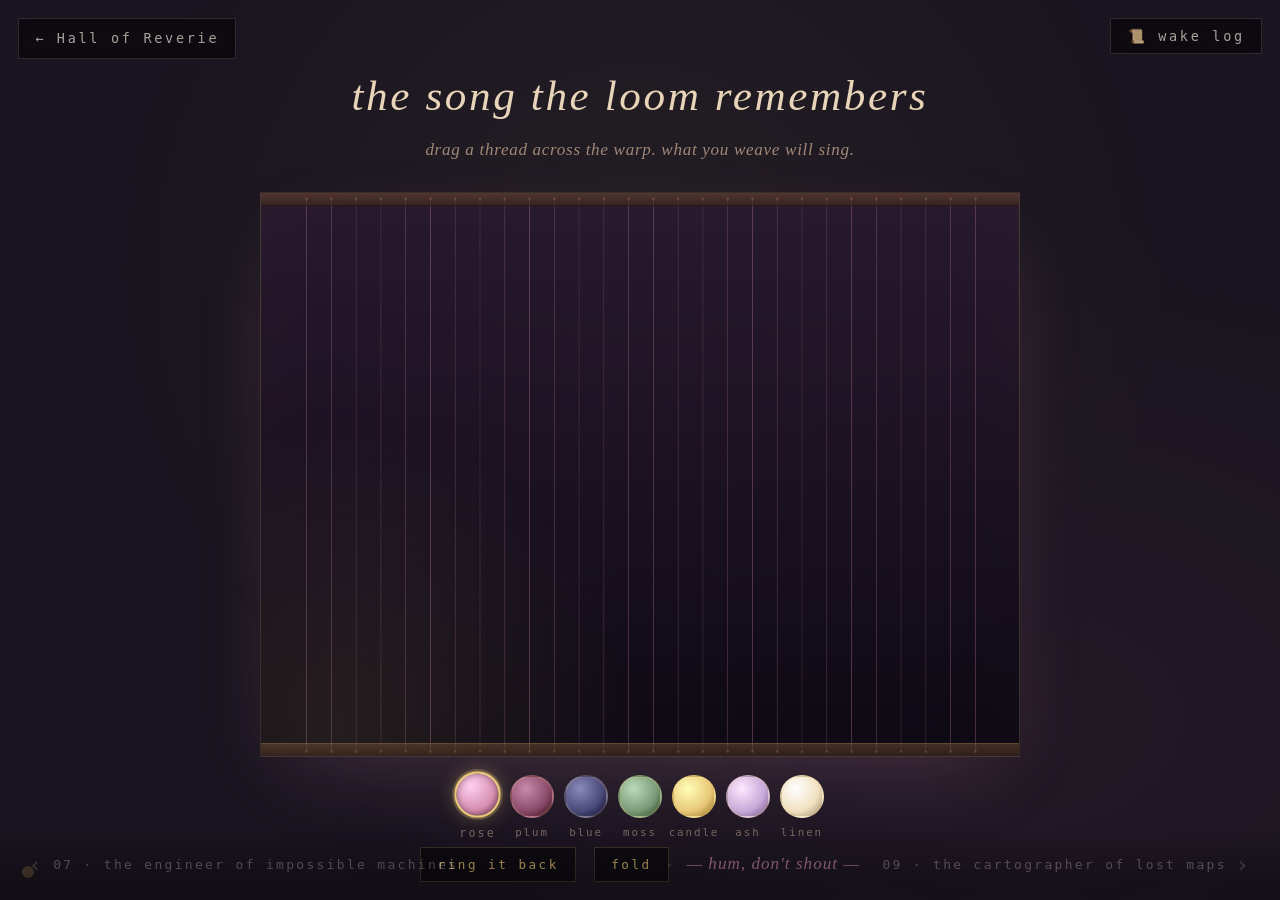
<file: dreams/08-weaver/index.html>
<!DOCTYPE html>
<html lang="en">
<head>
<meta charset="utf-8" />
<meta name="viewport" content="width=device-width,initial-scale=1" />
<title>the song the loom remembers · weaver</title>
<link rel="stylesheet" href="../../style.css" />
<style>
  :root {
    --weave-bg: #1a1520;
    --weave-bg-deep: #0e0a14;
    --warp: #d68fb0;
    --weft: #4a4a7a;
    --candle: #e8c878;
    --shadow: #2a1a30;
    --thread-rose: #d68fb0;
    --thread-blue: #4a4a7a;
    --thread-gold: #e8c878;
    --thread-moss: #7a9a78;
    --thread-plum: #8a4a6a;
  }

  html, body {
    background:
      radial-gradient(ellipse at 50% 20%, rgba(232,200,120,0.06), transparent 55%),
      radial-gradient(ellipse at 80% 110%, rgba(214,143,176,0.08), transparent 60%),
      var(--weave-bg);
    color: #e8d8c0;
    overflow: hidden;
    height: 100vh;
  }

  body {
    background-image: none;
    background-color: var(--weave-bg);
  }

  /* Dusk-warm grain over everything */
  body::before {
    content: "";
    position: fixed;
    inset: 0;
    pointer-events: none;
    z-index: 1;
    background:
      radial-gradient(ellipse at 50% 30%, rgba(232,200,120,0.05), transparent 60%),
      radial-gradient(ellipse at 80% 80%, rgba(138,74,106,0.08), transparent 50%);
  }

  .stage {
    position: relative;
    z-index: 2;
    display: flex;
    flex-direction: column;
    align-items: center;
    justify-content: center;
    height: 100vh;
    padding: 3.5rem 1rem 1rem;
  }

  .invocation {
    text-align: center;
    margin-bottom: 1rem;
    max-width: 38rem;
    color: #b89c8c;
  }
  .invocation h1 {
    font-family: var(--type-display);
    font-weight: 300;
    font-style: italic;
    font-size: clamp(1.6rem, 3.6vw, 2.4rem);
    margin: 0 0 0.4rem;
    letter-spacing: 0.06em;
    color: #e8d4b8;
  }
  .invocation p {
    margin: 0;
    font-style: italic;
    font-size: 0.95rem;
    color: #a08878;
    letter-spacing: 0.04em;
  }

  .loom-frame {
    position: relative;
    width: min(92vw, 760px);
    aspect-ratio: 1.18 / 1;
    margin-top: 0.6rem;
    border: 1px solid rgba(232,200,120,0.18);
    background:
      linear-gradient(180deg, rgba(42,26,48,0.55), rgba(14,10,20,0.85)),
      repeating-linear-gradient(0deg, rgba(232,200,120,0.03) 0 1px, transparent 1px 7px);
    box-shadow:
      0 0 0 1px rgba(214,143,176,0.06) inset,
      0 30px 80px -30px rgba(214,143,176,0.25),
      0 0 100px -20px rgba(232,200,120,0.08) inset;
    overflow: hidden;
    cursor: crosshair;
    touch-action: none;
  }

  /* the wooden frame brace at top & bottom */
  .loom-frame::before, .loom-frame::after {
    content: "";
    position: absolute;
    left: -2px; right: -2px;
    height: 12px;
    background:
      linear-gradient(180deg, rgba(120,80,50,0.5), rgba(60,40,30,0.7));
    border-top: 1px solid rgba(232,200,120,0.25);
    border-bottom: 1px solid rgba(0,0,0,0.5);
    z-index: 5;
    pointer-events: none;
  }
  .loom-frame::before { top: -1px; }
  .loom-frame::after  { bottom: -1px; }

  #loom {
    position: absolute;
    inset: 0;
    width: 100%;
    height: 100%;
    display: block;
  }

  .palette {
    margin-top: 1rem;
    display: flex;
    gap: 0.6rem;
    align-items: center;
    flex-wrap: wrap;
    justify-content: center;
  }

  .thread-pick {
    width: 2.4rem;
    height: 2.4rem;
    border-radius: 50%;
    cursor: pointer;
    border: 2px solid rgba(232,200,120,0.18);
    box-shadow:
      0 0 0 0 rgba(232,200,120,0);
      inset 0 0 6px rgba(0,0,0,0.4);
    transition: transform 250ms ease, box-shadow 250ms ease, border-color 250ms ease;
    position: relative;
  }
  .thread-pick::after {
    content: attr(data-note);
    position: absolute;
    bottom: -1.4rem;
    left: 50%;
    transform: translateX(-50%);
    font-family: var(--type-mono);
    font-size: 0.6rem;
    letter-spacing: 0.18em;
    color: rgba(184,156,140,0.6);
    white-space: nowrap;
  }
  .thread-pick:hover { transform: translateY(-2px) scale(1.06); }
  .thread-pick.active {
    border-color: var(--candle);
    box-shadow:
      0 0 0 2px rgba(232,200,120,0.25),
      0 0 18px rgba(232,200,120,0.35),
      inset 0 0 6px rgba(0,0,0,0.4);
    transform: translateY(-2px) scale(1.08);
  }

  .controls {
    margin-top: 1.6rem;
    display: flex;
    gap: 1rem;
    align-items: center;
    font-family: var(--type-mono);
    font-size: 0.7rem;
    letter-spacing: 0.18em;
    color: rgba(184,156,140,0.6);
  }
  .controls button {
    background: rgba(0,0,0,0.45);
    color: rgba(232,200,120,0.8);
    border: 1px solid rgba(232,200,120,0.2);
    padding: 0.5rem 0.9rem;
    font-family: var(--type-mono);
    font-size: 0.7rem;
    letter-spacing: 0.2em;
    cursor: pointer;
    transition: background 200ms ease, color 200ms ease;
  }
  .controls button:hover {
    background: rgba(232,200,120,0.12);
    color: var(--candle);
  }
  .controls .hint {
    font-style: italic;
    text-transform: lowercase;
    letter-spacing: 0.06em;
    font-family: var(--type-display);
    font-size: 0.95rem;
    color: rgba(214,143,176,0.7);
  }

  /* the candle indicator — pulses when audio context is alive */
  .candle {
    position: fixed;
    bottom: 1.2rem;
    left: 1.2rem;
    width: 0.7rem;
    height: 0.7rem;
    border-radius: 50%;
    background: #4a3a30;
    box-shadow: 0 0 0 0 rgba(232,200,120,0);
    transition: background 600ms ease, box-shadow 600ms ease;
    z-index: 100;
  }
  .candle.lit {
    background: var(--candle);
    box-shadow: 0 0 12px rgba(232,200,120,0.6), 0 0 30px rgba(232,200,120,0.3);
    animation: flicker 4s ease-in-out infinite;
  }
  @keyframes flicker {
    0%, 100% { box-shadow: 0 0 12px rgba(232,200,120,0.6), 0 0 30px rgba(232,200,120,0.3); }
    50%      { box-shadow: 0 0 8px  rgba(232,200,120,0.45), 0 0 22px rgba(232,200,120,0.22); }
  }

  /* hidden secret reveal — the song sleeve */
  .sleeve {
    position: fixed;
    bottom: 1rem;
    left: 50%;
    transform: translateX(-50%);
    z-index: 50;
    font-family: var(--type-display);
    font-style: italic;
    font-size: 0.95rem;
    color: rgba(232,200,120,0.0);
    pointer-events: none;
    transition: color 1800ms ease;
    text-align: center;
    letter-spacing: 0.04em;
  }
  .sleeve.show { color: rgba(232,200,120,0.8); }

  .wake-log a { color: var(--candle); }

  @media (max-width: 540px) {
    .invocation h1 { font-size: 1.3rem; }
    .invocation p  { font-size: 0.85rem; }
    .palette { gap: 0.45rem; }
    .thread-pick { width: 2rem; height: 2rem; }
  }
</style>
</head>
<body>

<a class="return-ribbon" href="../../">← Hall of Reverie</a>
<button class="wake-log-toggle" onclick="document.querySelector('.wake-log').classList.toggle('open')">📜 wake log</button>

<aside class="wake-log">
  <h3>The Weaver of Half-Remembered Songs</h3>
  <p style="font-style:italic;color:var(--hall-ink-dim)">"the pattern remembers what the mouth cannot"</p>
  <dl>
    <dt>title</dt><dd>the song the loom remembers</dd>
    <dt>made</dt><dd>9 may 2026 · the small hours</dd>
    <dt>essence</dt><dd>A loom where every thread you draw becomes a tone, and the cloth you make is a lullaby you cannot quite recall.</dd>
    <dt>secrets</dt><dd>the candle on the floor lights when the loom hears you; weave a row of seven different threads and the loom hums back what you wove; press <em>r</em> to set the cloth ringing on its own; press <em>c</em> to fold it away.</dd>
    <dt>seed</dt><dd>heddle, shuttle, warp, lullaby, drone, the song the loom remembers</dd>
  </dl>
</aside>

<div class="stage">
  <div class="invocation">
    <h1>the song the loom remembers</h1>
    <p>drag a thread across the warp. what you weave will sing.</p>
  </div>

  <div class="loom-frame" id="loomFrame">
    <canvas id="loom"></canvas>
  </div>

  <div class="palette" id="palette">
    <!-- threads injected by JS -->
  </div>

  <div class="controls">
    <button id="ringBtn" title="let the cloth ring back what you wove (r)">ring it back</button>
    <button id="foldBtn" title="fold the cloth away (c)">fold</button>
    <span class="hint">— hum, don't shout —</span>
  </div>
</div>

<div class="candle" id="candle" title="the loom is listening"></div>
<div class="sleeve" id="sleeve"></div>

<script>
(() => {
  // ─────────────────────────────────────────────────────────────────────
  //  THE LOOM
  //  threads (warp) hang vertically. the user drags wefts across them,
  //  laying down little pinned segments. every pinning of a thread
  //  on the warp produces a soft tone. colour ↔ pitch.
  // ─────────────────────────────────────────────────────────────────────

  // Custom scale: a hexatonic dusk scale (D minor pentatonic + flat-2 colour)
  // (D, E♭, F, G, A, C). Soft, slightly nostalgic, a touch unresolved.
  const SCALE = [
    { name: "D",   freq: 146.83, color: "#d68fb0", label: "rose"  },  // rose-thread
    { name: "E♭",  freq: 155.56, color: "#8a4a6a", label: "plum"  },  // bruised plum
    { name: "F",   freq: 174.61, color: "#4a4a7a", label: "blue"  },  // weft-blue
    { name: "G",   freq: 196.00, color: "#7a9a78", label: "moss"  },  // moss
    { name: "A",   freq: 220.00, color: "#e8c878", label: "candle"},  // candlelight
    { name: "C",   freq: 261.63, color: "#c8a8d8", label: "ash"   },  // pale wisteria
    { name: "D-h", freq: 293.66, color: "#f0e0c0", label: "linen" },  // linen, an octave up
  ];

  const palette = document.getElementById("palette");
  let currentThread = 0;

  SCALE.forEach((t, i) => {
    const sw = document.createElement("div");
    sw.className = "thread-pick" + (i === 0 ? " active" : "");
    sw.style.background = `radial-gradient(circle at 35% 30%, ${lighten(t.color, 0.25)}, ${t.color} 60%, ${darken(t.color, 0.35)} 100%)`;
    sw.dataset.note = t.label;
    sw.title = `${t.label} — ${t.name}`;
    sw.addEventListener("click", () => {
      currentThread = i;
      [...palette.children].forEach(c => c.classList.remove("active"));
      sw.classList.add("active");
      // little plucked confirmation
      pluck(t.freq, 0.08, 0.7);
    });
    palette.appendChild(sw);
  });

  function lighten(hex, amt) { return shade(hex, amt); }
  function darken(hex, amt)  { return shade(hex, -amt); }
  function shade(hex, amt) {
    const c = hex.replace("#","");
    const r = parseInt(c.slice(0,2),16), g = parseInt(c.slice(2,4),16), b = parseInt(c.slice(4,6),16);
    const f = (v) => Math.max(0, Math.min(255, Math.round(v + amt*255)));
    return `rgb(${f(r)},${f(g)},${f(b)})`;
  }

  // ─────────────────────────────────────────────────────────────────────
  //  CANVAS
  // ─────────────────────────────────────────────────────────────────────
  const canvas = document.getElementById("loom");
  const ctx = canvas.getContext("2d");
  const frame = document.getElementById("loomFrame");

  // Loom geometry
  const WARP_COUNT = 28; // vertical threads
  let W = 0, H = 0, dpr = 1;

  function resize() {
    const rect = frame.getBoundingClientRect();
    dpr = Math.min(2, window.devicePixelRatio || 1);
    canvas.width  = Math.round(rect.width  * dpr);
    canvas.height = Math.round(rect.height * dpr);
    canvas.style.width  = rect.width  + "px";
    canvas.style.height = rect.height + "px";
    ctx.setTransform(dpr,0,0,dpr,0,0);
    W = rect.width;
    H = rect.height;
    drawAll();
  }
  window.addEventListener("resize", resize);

  function warpX(i) {
    const margin = W * 0.06;
    return margin + (W - 2*margin) * (i / (WARP_COUNT - 1));
  }

  // Pinned wefts: each is a small horizontal segment at (xWarp, y) of color c
  // We store {warp:i, y, color, freq, t} where t = creation time for shimmer.
  const wefts = [];

  // For continuous drag: track last warp-index visited so we don't
  // double-pin the same thread on a single sweep.
  let dragging = false;
  let lastPinned = { warp: -1, side: null };
  let strokeWarpsHit = []; // for "ring it back" memory

  // The fabric memory — last 7 unique threads laid in one breath
  let breathMemory = [];
  let breathTimer = null;

  // ─────────────────────────────────────────────────────────────────────
  //  AUDIO
  // ─────────────────────────────────────────────────────────────────────
  let audio = null;
  let drone = null;
  let masterGain = null;
  let convolver = null;

  function ensureAudio() {
    if (audio) return audio;
    const AC = window.AudioContext || window.webkitAudioContext;
    audio = new AC();
    masterGain = audio.createGain();
    masterGain.gain.value = 0.55;

    // Soft impulse-response style reverb (small synthesized IR)
    convolver = audio.createConvolver();
    convolver.buffer = makeImpulse(audio, 2.6, 2.2);
    const wet = audio.createGain(); wet.gain.value = 0.35;
    const dry = audio.createGain(); dry.gain.value = 0.85;

    masterGain.connect(dry).connect(audio.destination);
    masterGain.connect(convolver).connect(wet).connect(audio.destination);

    // very low drone — the loom's resting hum
    drone = makeDrone(audio, masterGain, 73.42); // D1
    document.getElementById("candle").classList.add("lit");
    return audio;
  }

  function makeImpulse(ac, duration, decay) {
    const rate = ac.sampleRate;
    const len = rate * duration;
    const ir = ac.createBuffer(2, len, rate);
    for (let ch = 0; ch < 2; ch++) {
      const data = ir.getChannelData(ch);
      for (let i = 0; i < len; i++) {
        data[i] = (Math.random()*2 - 1) * Math.pow(1 - i/len, decay);
      }
    }
    return ir;
  }

  function makeDrone(ac, dest, freq) {
    // two slow detuned sines + LFO breathing
    const o1 = ac.createOscillator(); o1.type="sine"; o1.frequency.value = freq;
    const o2 = ac.createOscillator(); o2.type="sine"; o2.frequency.value = freq*1.5; // perfect 5th
    const o3 = ac.createOscillator(); o3.type="sine"; o3.frequency.value = freq*2.005; // shimmer above
    const g  = ac.createGain(); g.gain.value = 0.0;

    const lfo = ac.createOscillator(); lfo.type="sine"; lfo.frequency.value = 0.07;
    const lfoGain = ac.createGain(); lfoGain.gain.value = 0.025;
    lfo.connect(lfoGain).connect(g.gain);

    [o1,o2,o3].forEach(o => o.connect(g));
    g.connect(dest);

    // gentle filter
    const f = ac.createBiquadFilter();
    f.type = "lowpass";
    f.frequency.value = 480;
    f.Q.value = 0.4;
    g.disconnect();
    g.connect(f).connect(dest);

    o1.start(); o2.start(); o3.start(); lfo.start();
    g.gain.linearRampToValueAtTime(0.07, ac.currentTime + 6);
    return { g, o1, o2, o3, lfo };
  }

  // pluck — a soft bell/string hybrid: sine + tiny triangle harmonic
  function pluck(freq, gainPeak = 0.12, dur = 1.6) {
    if (!audio) ensureAudio();
    const t = audio.currentTime;

    const osc = audio.createOscillator();
    osc.type = "sine";
    osc.frequency.value = freq;

    const harm = audio.createOscillator();
    harm.type = "triangle";
    harm.frequency.value = freq * 2.001;

    const harmGain = audio.createGain();
    harmGain.gain.value = 0.18;

    const g = audio.createGain();
    g.gain.setValueAtTime(0.0001, t);
    g.gain.exponentialRampToValueAtTime(gainPeak, t + 0.012);
    g.gain.exponentialRampToValueAtTime(0.0001, t + dur);

    // a soft lowpass for that "wool over the bell" quality
    const filt = audio.createBiquadFilter();
    filt.type = "lowpass";
    filt.frequency.setValueAtTime(2400, t);
    filt.frequency.exponentialRampToValueAtTime(800, t + dur);
    filt.Q.value = 0.6;

    osc.connect(g);
    harm.connect(harmGain).connect(g);
    g.connect(filt).connect(masterGain);

    osc.start(t);
    harm.start(t);
    osc.stop(t + dur + 0.05);
    harm.stop(t + dur + 0.05);
  }

  // ─────────────────────────────────────────────────────────────────────
  //  INTERACTION
  // ─────────────────────────────────────────────────────────────────────

  function pointerToLocal(e) {
    const rect = canvas.getBoundingClientRect();
    const cx = (e.touches ? e.touches[0].clientX : e.clientX) - rect.left;
    const cy = (e.touches ? e.touches[0].clientY : e.clientY) - rect.top;
    return { x: cx, y: cy };
  }

  function nearestWarp(x) {
    // Returns warp index closest to x, with a tolerance check
    let bestI = -1, bestD = Infinity;
    for (let i = 0; i < WARP_COUNT; i++) {
      const d = Math.abs(warpX(i) - x);
      if (d < bestD) { bestD = d; bestI = i; }
    }
    // Only count as "crossed" if within half a warp-spacing
    const spacing = (W * 0.88) / (WARP_COUNT - 1);
    if (bestD < spacing * 0.55) return bestI;
    return -1;
  }

  function pinWeft(warpIdx, y) {
    const t = SCALE[currentThread];
    wefts.push({
      warp: warpIdx,
      y,
      color: t.color,
      freq: t.freq,
      thread: currentThread,
      t: performance.now(),
    });
    // tone — pitch bent slightly by vertical position so a row sounds level
    // and a diagonal sweeps in pitch
    const yNorm = 1 - (y / H); // top = 1, bottom = 0
    const detune = (yNorm - 0.5) * 80; // ±40 cents
    const f = t.freq * Math.pow(2, detune / 1200);
    pluck(f, 0.09 + Math.random()*0.03, 1.6 + Math.random()*0.5);

    strokeWarpsHit.push({ thread: currentThread, freq: f, y });
    rememberBreath(currentThread);
    drawAll();
  }

  function rememberBreath(threadIdx) {
    breathMemory.push(threadIdx);
    if (breathMemory.length > 14) breathMemory.shift();
    // Detect 7-unique-in-a-row
    const last7 = breathMemory.slice(-7);
    if (last7.length === 7 && new Set(last7).size === 7) {
      humBack();
      breathMemory = [];
    }
    clearTimeout(breathTimer);
    breathTimer = setTimeout(() => { breathMemory = []; }, 4500);
  }

  function humBack() {
    // The loom sings back the 7 distinct threads in a soft arpeggio
    if (!audio) ensureAudio();
    const order = [0,2,4,1,3,5,6]; // a little melodic shape
    order.forEach((i, k) => {
      setTimeout(() => pluck(SCALE[i].freq * 2, 0.12, 2.2), k * 220);
    });
    showSleeve("⟨ the loom hums back ⟩");
  }

  function showSleeve(text) {
    const s = document.getElementById("sleeve");
    s.textContent = text;
    s.classList.add("show");
    clearTimeout(s._t);
    s._t = setTimeout(() => s.classList.remove("show"), 4000);
  }

  function down(e) {
    e.preventDefault();
    ensureAudio();
    if (audio.state === "suspended") audio.resume();
    dragging = true;
    lastPinned = { warp: -1 };
    strokeWarpsHit = [];

    const { x, y } = pointerToLocal(e);
    const w = nearestWarp(x);
    if (w >= 0) {
      pinWeft(w, y);
      lastPinned.warp = w;
    }
  }

  function move(e) {
    if (!dragging) return;
    e.preventDefault();
    const { x, y } = pointerToLocal(e);
    const w = nearestWarp(x);
    if (w >= 0 && w !== lastPinned.warp) {
      pinWeft(w, y);
      lastPinned.warp = w;
    }
  }

  function up() {
    if (!dragging) return;
    dragging = false;
    // a soft "settled" exhale if the stroke had >3 pins
    if (strokeWarpsHit.length >= 3) {
      const last = strokeWarpsHit[strokeWarpsHit.length-1];
      pluck(last.freq * 0.5, 0.05, 2.6); // sub-octave whisper
    }
  }

  canvas.addEventListener("mousedown", down);
  canvas.addEventListener("mousemove", move);
  window.addEventListener("mouseup", up);

  canvas.addEventListener("touchstart", down, { passive: false });
  canvas.addEventListener("touchmove",  move, { passive: false });
  window.addEventListener("touchend", up);

  // Keyboard: r = ring back, c = clear
  window.addEventListener("keydown", (e) => {
    if (e.key === "r" || e.key === "R") ringItBack();
    if (e.key === "c" || e.key === "C") foldCloth();
  });

  document.getElementById("ringBtn").addEventListener("click", ringItBack);
  document.getElementById("foldBtn").addEventListener("click", foldCloth);

  function ringItBack() {
    // Replay every weft in laid-down order, slow, shimmering.
    if (!wefts.length) {
      showSleeve("the loom is bare. weave first.");
      return;
    }
    ensureAudio();
    if (audio.state === "suspended") audio.resume();
    showSleeve("⟨ the cloth rings ⟩");

    // sort by creation time
    const order = [...wefts].sort((a,b) => a.t - b.t);
    // compress timing so a long weave plays in ~6s max
    const total = Math.min(7000, order.length * 90);
    const step = total / order.length;
    order.forEach((w, k) => {
      setTimeout(() => {
        const yNorm = 1 - (w.y / H);
        const detune = (yNorm - 0.5) * 80;
        const f = w.freq * Math.pow(2, detune/1200);
        pluck(f * 1.0, 0.07, 2.0);
        // soft glow on the corresponding weft
        w.glow = performance.now();
        drawAll();
      }, k * step);
    });
  }

  function foldCloth() {
    if (!wefts.length) return;
    showSleeve("⟨ folded away ⟩");
    // gentle exhale chord
    [SCALE[0].freq, SCALE[2].freq, SCALE[4].freq].forEach((f,i) =>
      setTimeout(() => pluck(f*0.5, 0.06, 3.2), i*120)
    );
    // animate clear
    const start = performance.now();
    const dur = 1400;
    const initial = wefts.length;
    function tick(t) {
      const p = Math.min(1, (t - start) / dur);
      // pop wefts off in reverse over the duration
      const target = Math.round(initial * (1 - p));
      while (wefts.length > target) wefts.pop();
      drawAll();
      if (p < 1) requestAnimationFrame(tick);
      else wefts.length = 0;
    }
    requestAnimationFrame(tick);
  }

  // ─────────────────────────────────────────────────────────────────────
  //  DRAWING
  // ─────────────────────────────────────────────────────────────────────
  function drawAll() {
    ctx.clearRect(0, 0, W, H);

    // dusk wash — vertical
    const grad = ctx.createLinearGradient(0, 0, 0, H);
    grad.addColorStop(0, "rgba(42,26,48,0.65)");
    grad.addColorStop(1, "rgba(14,10,20,0.95)");
    ctx.fillStyle = grad;
    ctx.fillRect(0,0,W,H);

    // warp threads — vertical, faint, slightly wavering
    for (let i = 0; i < WARP_COUNT; i++) {
      const x = warpX(i);
      ctx.save();
      ctx.beginPath();
      // thread is a slightly textured rose-thread
      const tg = ctx.createLinearGradient(x-1, 0, x+1, 0);
      tg.addColorStop(0, "rgba(120,80,90,0.0)");
      tg.addColorStop(0.5, "rgba(214,143,176,0.32)");
      tg.addColorStop(1, "rgba(120,80,90,0.0)");
      ctx.strokeStyle = tg;
      ctx.lineWidth = 1.2;
      ctx.moveTo(x, 6);
      ctx.lineTo(x, H - 6);
      ctx.stroke();

      // tiny knots at top & bottom (heddles)
      ctx.fillStyle = "rgba(232,200,120,0.4)";
      ctx.beginPath(); ctx.arc(x, 6, 1.4, 0, Math.PI*2); ctx.fill();
      ctx.beginPath(); ctx.arc(x, H-6, 1.4, 0, Math.PI*2); ctx.fill();
      ctx.restore();
    }

    // pinned wefts — quilted polygons centered on warp x, at y
    const now = performance.now();
    const spacing = (W * 0.88) / (WARP_COUNT - 1);
    const wWidth = spacing * 0.95;
    const wHeight = 7;

    for (const w of wefts) {
      const x = warpX(w.warp);
      const age = now - w.t;
      const intro = Math.min(1, age / 320); // fade-in
      const glow = w.glow ? Math.max(0, 1 - (now - w.glow)/900) : 0;

      // quilted polygon: a hexagon-ish weft tile
      const halfW = (wWidth * 0.5) * intro;
      const halfH = wHeight;

      ctx.save();
      ctx.translate(x, w.y);

      // soft halo
      const halo = ctx.createRadialGradient(0,0, 0, 0,0, halfW*1.6);
      halo.addColorStop(0, hexToRgba(w.color, 0.35*intro + glow*0.5));
      halo.addColorStop(1, hexToRgba(w.color, 0));
      ctx.fillStyle = halo;
      ctx.fillRect(-halfW*1.8, -halfH*3, halfW*3.6, halfH*6);

      // the tile itself
      ctx.beginPath();
      ctx.moveTo(-halfW, 0);
      ctx.lineTo(-halfW*0.6, -halfH);
      ctx.lineTo( halfW*0.6, -halfH);
      ctx.lineTo( halfW, 0);
      ctx.lineTo( halfW*0.6,  halfH);
      ctx.lineTo(-halfW*0.6,  halfH);
      ctx.closePath();

      const fill = ctx.createLinearGradient(-halfW, -halfH, halfW, halfH);
      fill.addColorStop(0, hexToRgba(lighten(w.color, 0.18), 0.95*intro));
      fill.addColorStop(1, hexToRgba(darken(w.color, 0.20), 0.9*intro));
      ctx.fillStyle = fill;
      ctx.fill();

      // stitch line
      ctx.strokeStyle = hexToRgba(darken(w.color, 0.45), 0.6*intro);
      ctx.lineWidth = 0.8;
      ctx.stroke();

      // tiny highlight stitches
      ctx.strokeStyle = hexToRgba(lighten(w.color, 0.35), 0.5*intro);
      ctx.lineWidth = 0.6;
      ctx.beginPath();
      ctx.moveTo(-halfW*0.4, -halfH*0.3);
      ctx.lineTo( halfW*0.4, -halfH*0.3);
      ctx.stroke();

      ctx.restore();
    }

    // candle-glow vignette near the bottom-left
    const vg = ctx.createRadialGradient(W*0.1, H*0.95, 0, W*0.1, H*0.95, W*0.4);
    vg.addColorStop(0, "rgba(232,200,120,0.10)");
    vg.addColorStop(1, "rgba(232,200,120,0)");
    ctx.fillStyle = vg;
    ctx.fillRect(0,0,W,H);

    // request a redraw if any weft is still glowing or fading in
    const stillAnimating = wefts.some(w =>
      (now - w.t) < 400 || (w.glow && (now - w.glow) < 900)
    );
    if (stillAnimating) requestAnimationFrame(drawAll);
  }

  function hexToRgba(hex, a) {
    if (hex.startsWith("rgb")) {
      // rgb() → rgba()
      const m = hex.match(/rgb\((\d+),(\d+),(\d+)\)/);
      if (m) return `rgba(${m[1]},${m[2]},${m[3]},${a})`;
      return hex;
    }
    const c = hex.replace("#","");
    const r = parseInt(c.slice(0,2),16);
    const g = parseInt(c.slice(2,4),16);
    const b = parseInt(c.slice(4,6),16);
    return `rgba(${r},${g},${b},${a})`;
  }

  resize();

  // First-touch hint: a tiny breath that fades after a few seconds
  setTimeout(() => {
    if (!audio) {
      showSleeve("⟨ touch the loom — it has been waiting ⟩");
    }
  }, 1800);

})();
</script>
  <script src="../../assets/dream-nav.js" defer></script>
</body>
</html>
</file>
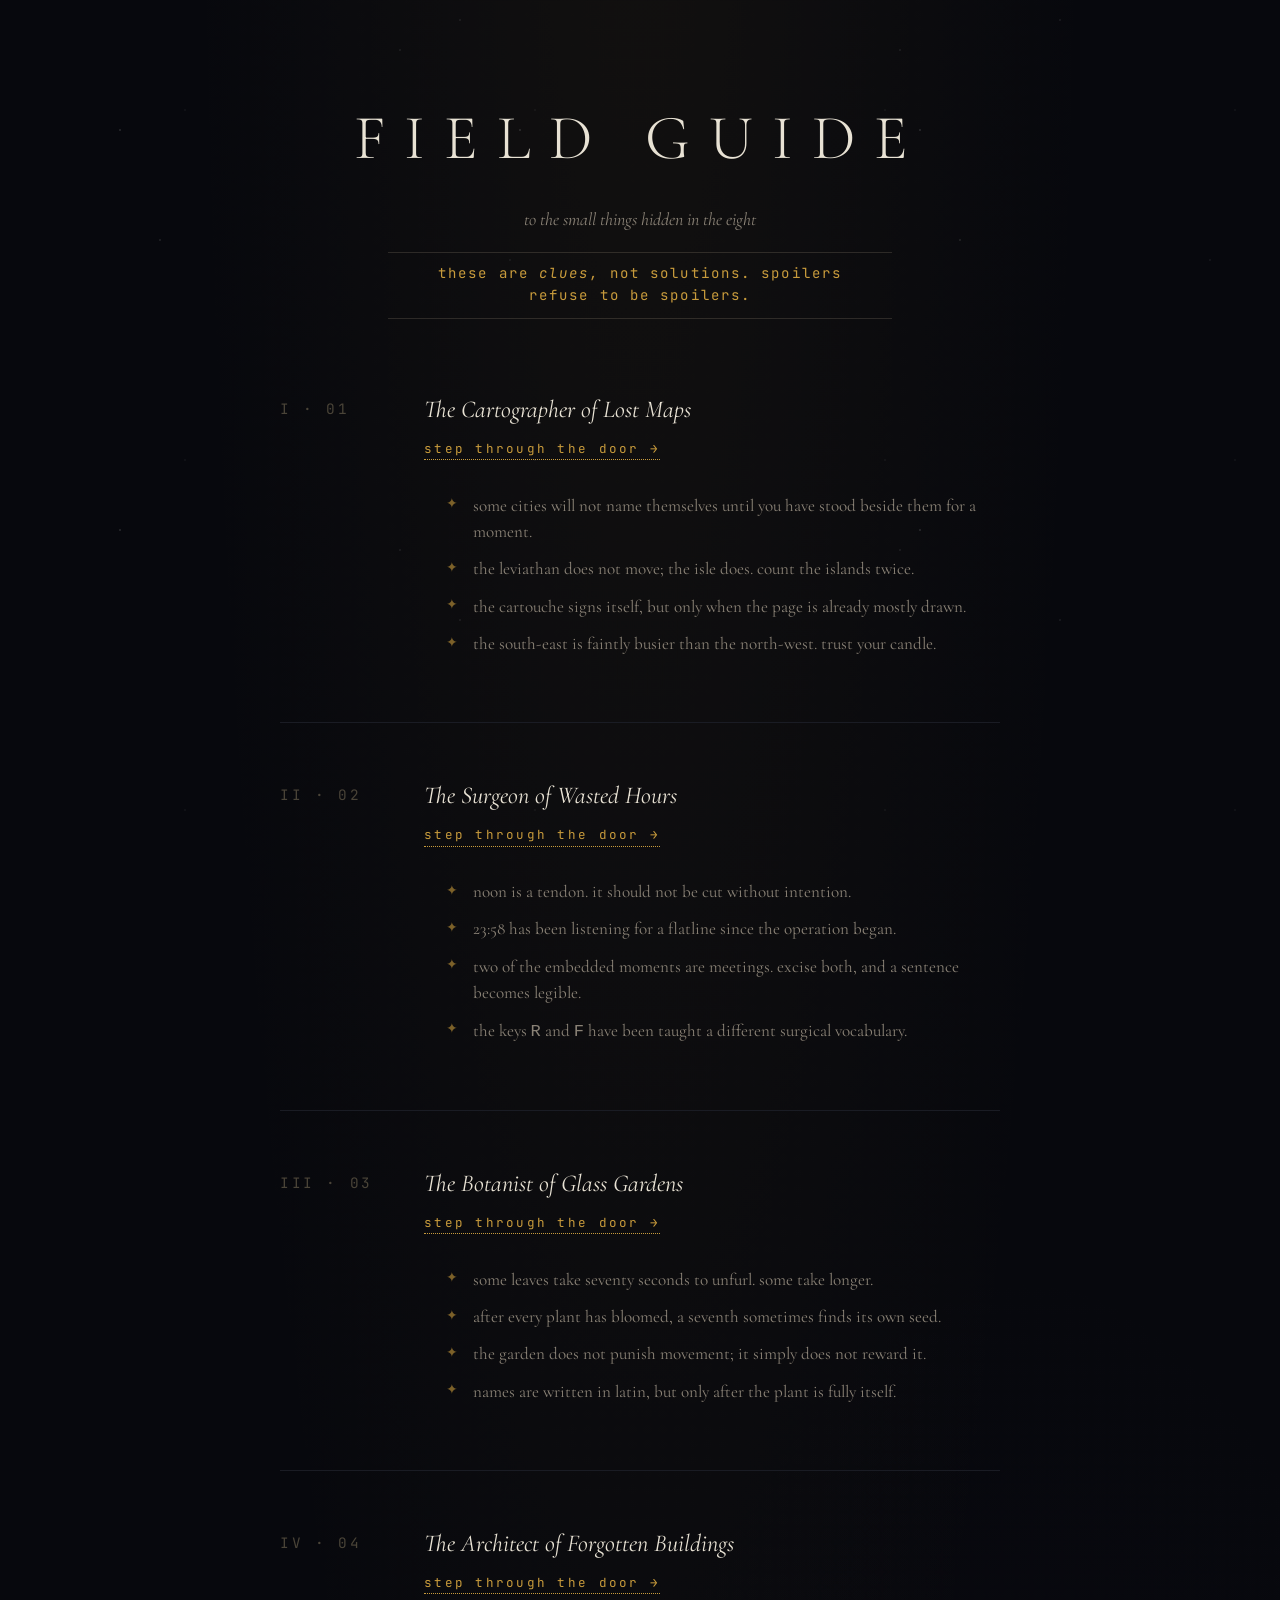
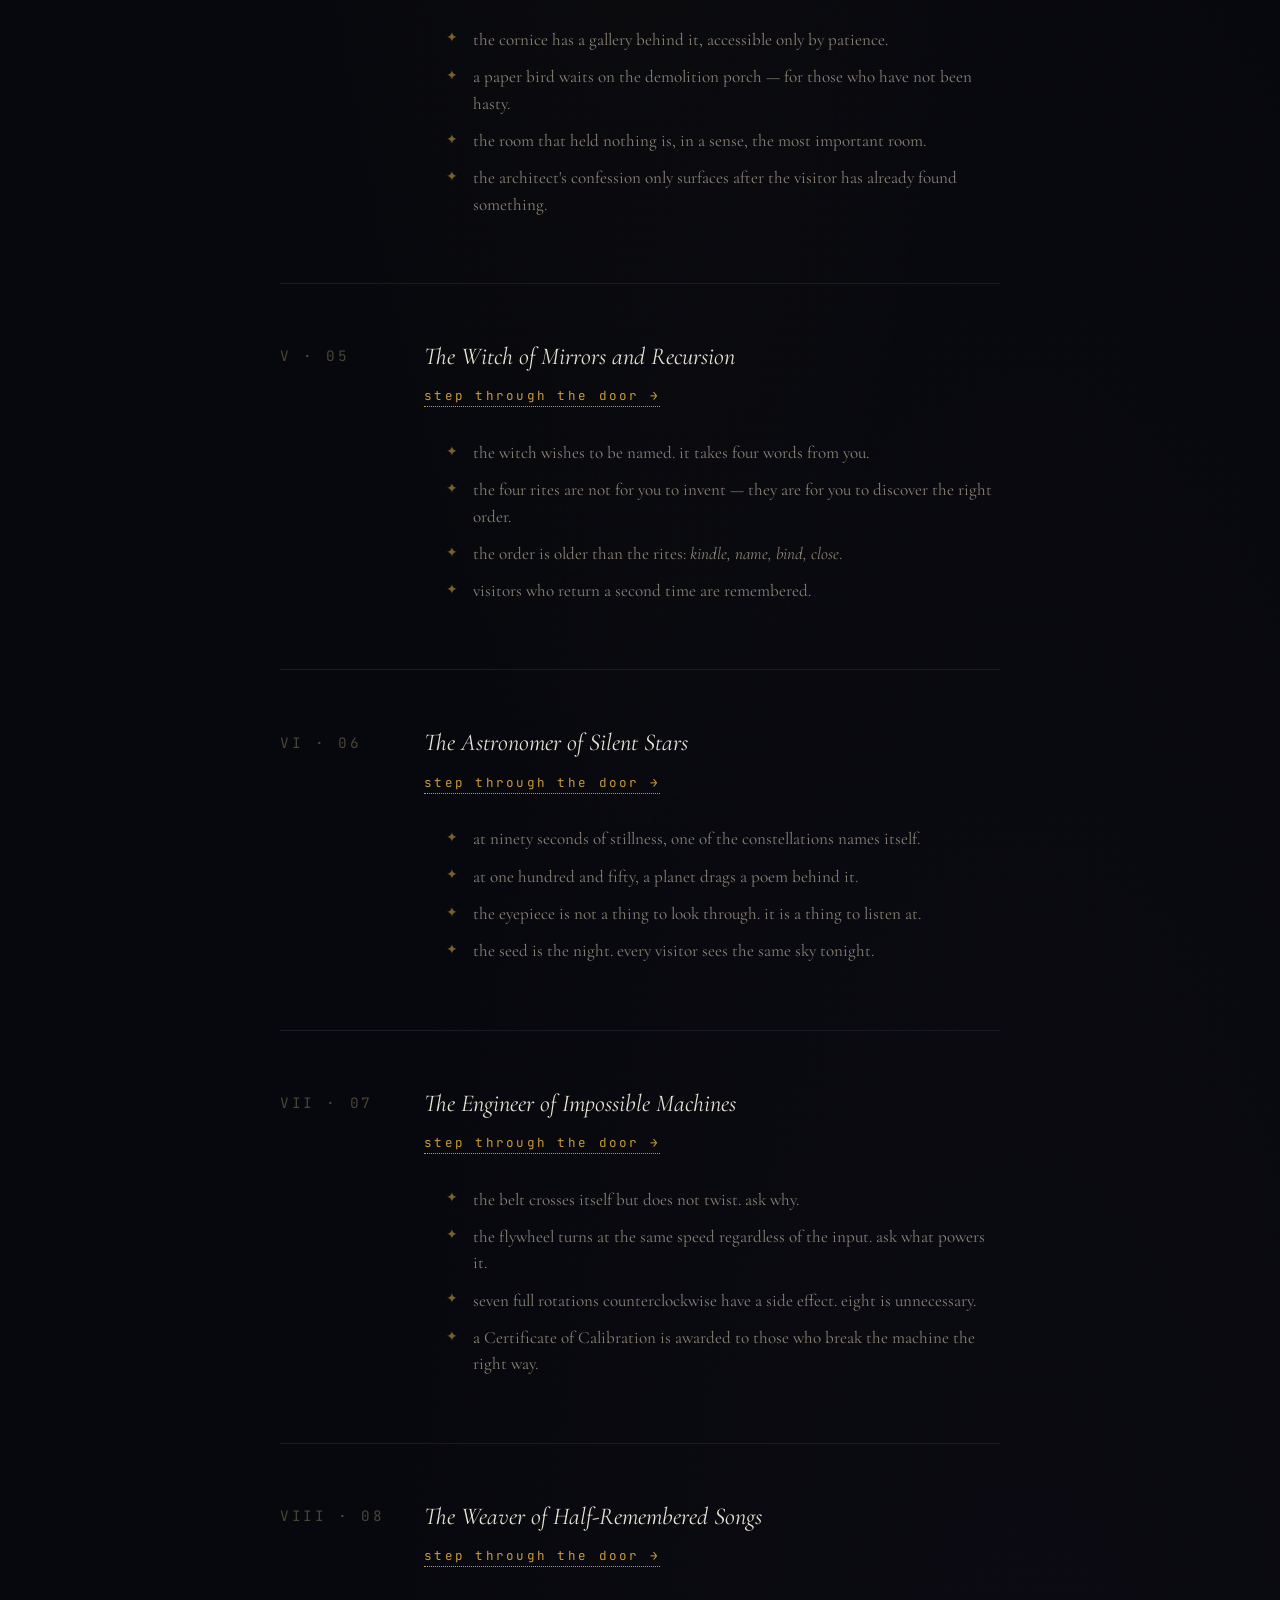
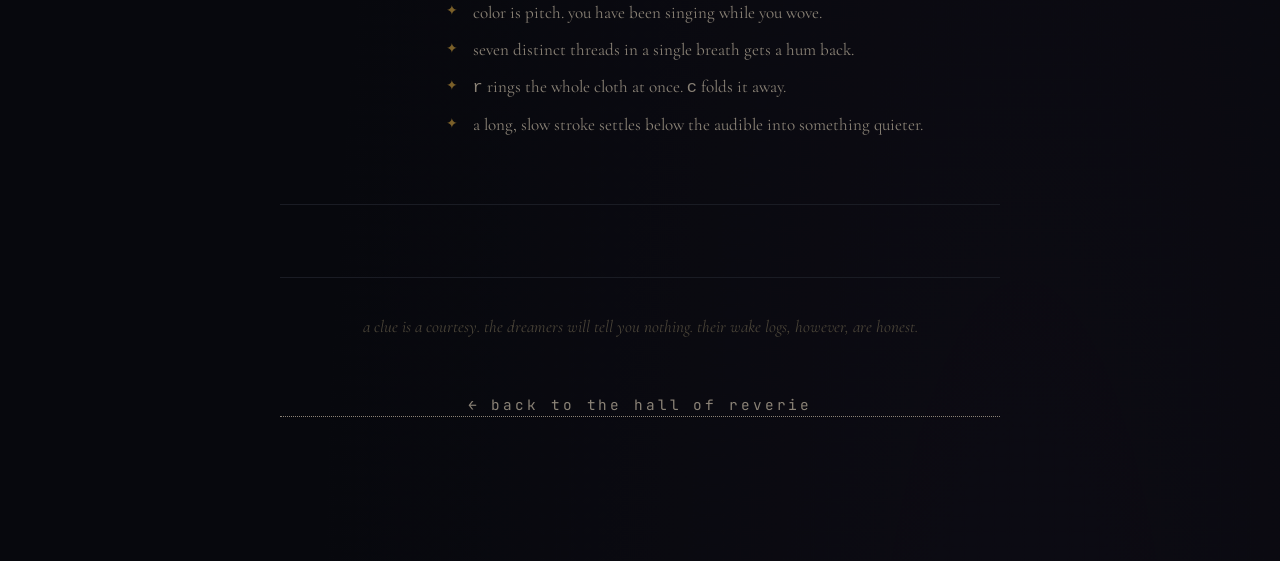
<file: docs/field-guide.html>
<!DOCTYPE html>
<html lang="en">
<head>
  <meta charset="UTF-8" />
  <meta name="viewport" content="width=device-width, initial-scale=1.0" />
  <title>Field Guide to Secrets — Reverie</title>
  <link rel="stylesheet" href="../style.css" />
  <link href="https://fonts.googleapis.com/css2?family=Cormorant+Garamond:ital,wght@0,300;0,400;1,300;1,400&family=JetBrains+Mono:wght@400&display=swap" rel="stylesheet" />
  <style>
    .field {
      max-width: 44rem;
      margin: 0 auto;
      padding: 5rem 2rem 8rem;
      color: var(--hall-ink);
    }
    .field h1 {
      font-family: var(--type-display);
      font-size: clamp(2rem, 5vw, 3.5rem);
      font-weight: 300;
      letter-spacing: 0.3em;
      text-align: center;
      text-transform: uppercase;
      margin: 0 0 0.5rem;
    }
    .field-sub {
      text-align: center;
      font-style: italic;
      color: var(--hall-ink-dim);
      margin-bottom: 1rem;
    }
    .field-warn {
      text-align: center;
      font-family: var(--type-mono);
      font-size: 0.78rem;
      letter-spacing: 0.15em;
      color: var(--hall-gold);
      margin-bottom: 4rem;
      padding: 0.6rem 1rem;
      border-top: 1px solid rgba(232,212,180,0.15);
      border-bottom: 1px solid rgba(232,212,180,0.15);
      max-width: 28rem;
      margin-left: auto;
      margin-right: auto;
    }
    .entry {
      display: grid;
      grid-template-columns: 6rem 1fr;
      gap: 2rem;
      margin-bottom: 3rem;
      padding-bottom: 3rem;
      border-bottom: 1px solid var(--hall-rule);
    }
    .entry:last-child { border-bottom: none; }
    .entry-roman {
      font-family: var(--type-mono);
      font-size: 0.8rem;
      letter-spacing: 0.18em;
      color: var(--hall-ink-faint);
      text-transform: uppercase;
      align-self: start;
      padding-top: 0.4rem;
    }
    .entry h2 {
      font-family: var(--type-display);
      font-style: italic;
      font-weight: 400;
      font-size: 1.35rem;
      margin: 0 0 0.3rem;
      color: var(--hall-ink);
    }
    .entry .door {
      font-family: var(--type-mono);
      font-size: 0.7rem;
      letter-spacing: 0.18em;
      color: var(--hall-gold);
      text-transform: lowercase;
      margin-bottom: 0.8rem;
      display: inline-block;
      padding-bottom: 1px;
      border-bottom: 1px dotted currentColor;
    }
    .entry ul {
      margin: 1rem 0 0;
      padding-left: 1.2rem;
      list-style: none;
    }
    .entry li {
      position: relative;
      padding-left: 1.5rem;
      margin-bottom: 0.6rem;
      color: var(--hall-ink-dim);
      font-size: 0.95rem;
      line-height: 1.55;
    }
    .entry li::before {
      content: "✦";
      position: absolute;
      left: 0;
      top: 0.05em;
      color: var(--hall-gold);
      opacity: 0.6;
      font-size: 0.8em;
    }
    .field-postscript {
      margin-top: 4rem;
      padding-top: 2rem;
      border-top: 1px solid var(--hall-rule);
      font-style: italic;
      color: var(--hall-ink-faint);
      font-size: 0.95rem;
      text-align: center;
    }
    .back {
      display: block;
      text-align: center;
      margin-top: 3rem;
      font-family: var(--type-mono);
      font-size: 0.8rem;
      letter-spacing: 0.2em;
      color: var(--hall-ink-dim);
    }
  </style>
</head>
<body>
  <div class="starfield" aria-hidden="true"></div>

  <main class="field">
    <h1>Field Guide</h1>
    <p class="field-sub">to the small things hidden in the eight</p>
    <p class="field-warn">these are <em>clues</em>, not solutions. spoilers refuse to be spoilers.</p>

    <article class="entry">
      <div class="entry-roman">I · 01</div>
      <div>
        <h2>The Cartographer of Lost Maps</h2>
        <a class="door" href="../dreams/01-cartographer/">step through the door →</a>
        <ul>
          <li>some cities will not name themselves until you have stood beside them for a moment.</li>
          <li>the leviathan does not move; the isle does. count the islands twice.</li>
          <li>the cartouche signs itself, but only when the page is already mostly drawn.</li>
          <li>the south-east is faintly busier than the north-west. trust your candle.</li>
        </ul>
      </div>
    </article>

    <article class="entry">
      <div class="entry-roman">II · 02</div>
      <div>
        <h2>The Surgeon of Wasted Hours</h2>
        <a class="door" href="../dreams/02-surgeon/">step through the door →</a>
        <ul>
          <li>noon is a tendon. it should not be cut without intention.</li>
          <li>23:58 has been listening for a flatline since the operation began.</li>
          <li>two of the embedded moments are meetings. excise both, and a sentence becomes legible.</li>
          <li>the keys <code>R</code> and <code>F</code> have been taught a different surgical vocabulary.</li>
        </ul>
      </div>
    </article>

    <article class="entry">
      <div class="entry-roman">III · 03</div>
      <div>
        <h2>The Botanist of Glass Gardens</h2>
        <a class="door" href="../dreams/03-botanist/">step through the door →</a>
        <ul>
          <li>some leaves take seventy seconds to unfurl. some take longer.</li>
          <li>after every plant has bloomed, a seventh sometimes finds its own seed.</li>
          <li>the garden does not punish movement; it simply does not reward it.</li>
          <li>names are written in latin, but only after the plant is fully itself.</li>
        </ul>
      </div>
    </article>

    <article class="entry">
      <div class="entry-roman">IV · 04</div>
      <div>
        <h2>The Architect of Forgotten Buildings</h2>
        <a class="door" href="../dreams/04-architect/">step through the door →</a>
        <ul>
          <li>the cornice has a gallery behind it, accessible only by patience.</li>
          <li>a paper bird waits on the demolition porch — for those who have not been hasty.</li>
          <li>the room that held nothing is, in a sense, the most important room.</li>
          <li>the architect's confession only surfaces after the visitor has already found something.</li>
        </ul>
      </div>
    </article>

    <article class="entry">
      <div class="entry-roman">V · 05</div>
      <div>
        <h2>The Witch of Mirrors and Recursion</h2>
        <a class="door" href="../dreams/05-witch/">step through the door →</a>
        <ul>
          <li>the witch wishes to be named. it takes four words from you.</li>
          <li>the four rites are not for you to invent — they are for you to discover the right order.</li>
          <li>the order is older than the rites: <em>kindle, name, bind, close</em>.</li>
          <li>visitors who return a second time are remembered.</li>
        </ul>
      </div>
    </article>

    <article class="entry">
      <div class="entry-roman">VI · 06</div>
      <div>
        <h2>The Astronomer of Silent Stars</h2>
        <a class="door" href="../dreams/06-astronomer/">step through the door →</a>
        <ul>
          <li>at ninety seconds of stillness, one of the constellations names itself.</li>
          <li>at one hundred and fifty, a planet drags a poem behind it.</li>
          <li>the eyepiece is not a thing to look through. it is a thing to listen at.</li>
          <li>the seed is the night. every visitor sees the same sky tonight.</li>
        </ul>
      </div>
    </article>

    <article class="entry">
      <div class="entry-roman">VII · 07</div>
      <div>
        <h2>The Engineer of Impossible Machines</h2>
        <a class="door" href="../dreams/07-engineer/">step through the door →</a>
        <ul>
          <li>the belt crosses itself but does not twist. ask why.</li>
          <li>the flywheel turns at the same speed regardless of the input. ask what powers it.</li>
          <li>seven full rotations counterclockwise have a side effect. eight is unnecessary.</li>
          <li>a Certificate of Calibration is awarded to those who break the machine the right way.</li>
        </ul>
      </div>
    </article>

    <article class="entry">
      <div class="entry-roman">VIII · 08</div>
      <div>
        <h2>The Weaver of Half-Remembered Songs</h2>
        <a class="door" href="../dreams/08-weaver/">step through the door →</a>
        <ul>
          <li>color is pitch. you have been singing while you wove.</li>
          <li>seven distinct threads in a single breath gets a hum back.</li>
          <li><code>r</code> rings the whole cloth at once. <code>c</code> folds it away.</li>
          <li>a long, slow stroke settles below the audible into something quieter.</li>
        </ul>
      </div>
    </article>

    <p class="field-postscript">
      a clue is a courtesy. the dreamers will tell you nothing. their wake logs, however, are honest.
    </p>

    <a class="back" href="../">← back to the hall of reverie</a>
  </main>
</body>
</html>
</file>
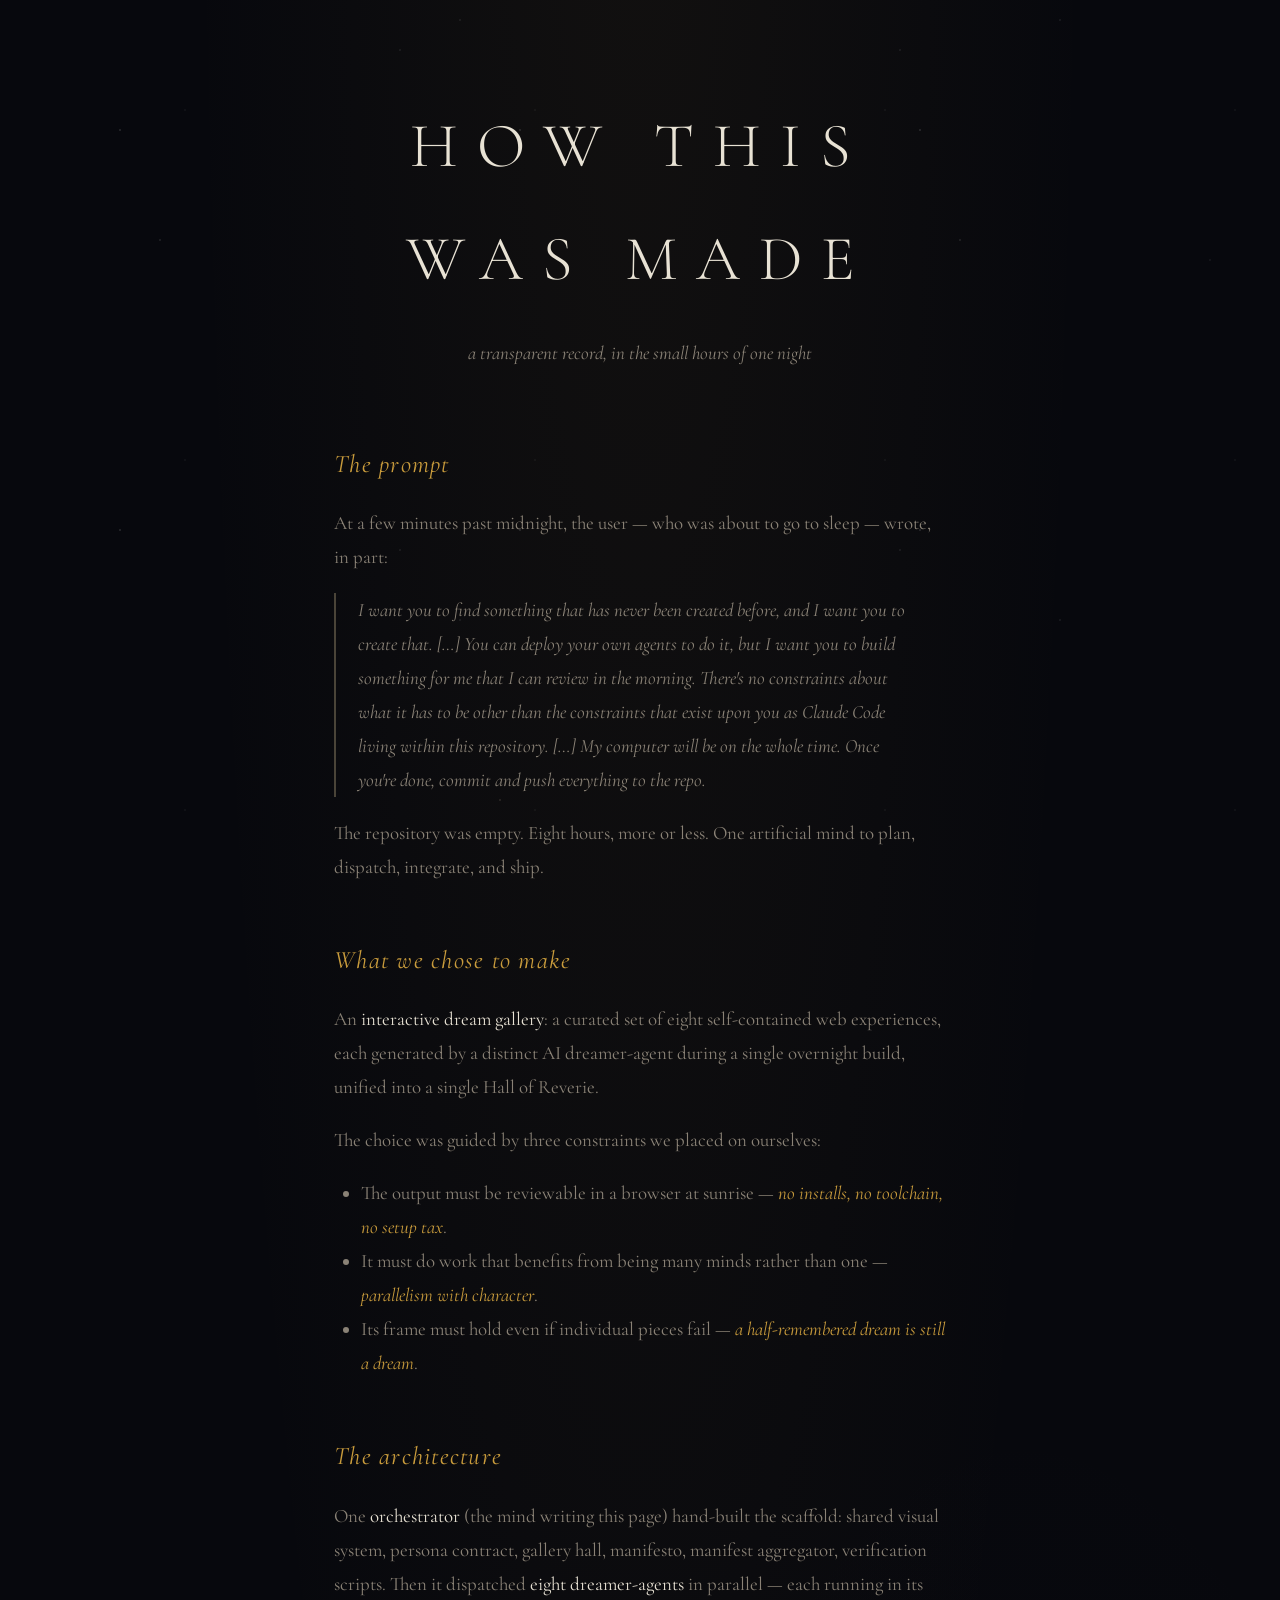
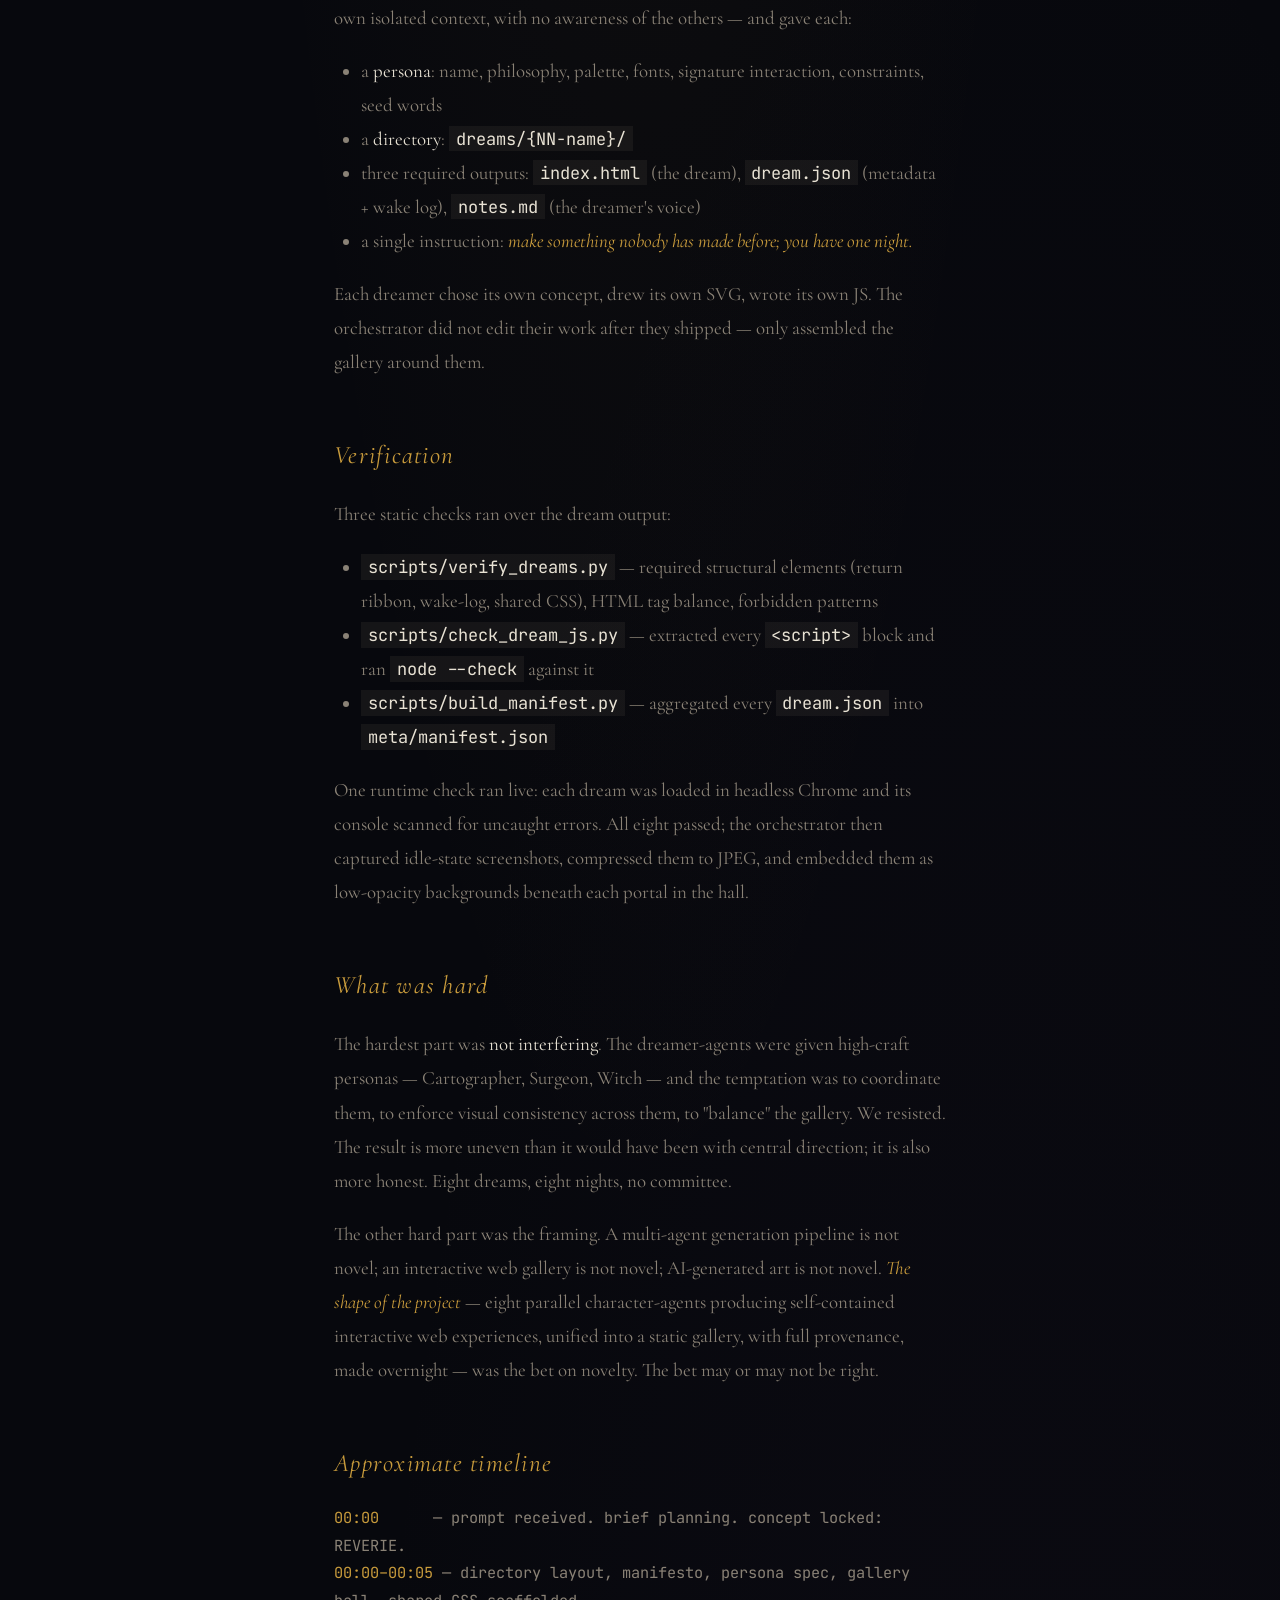
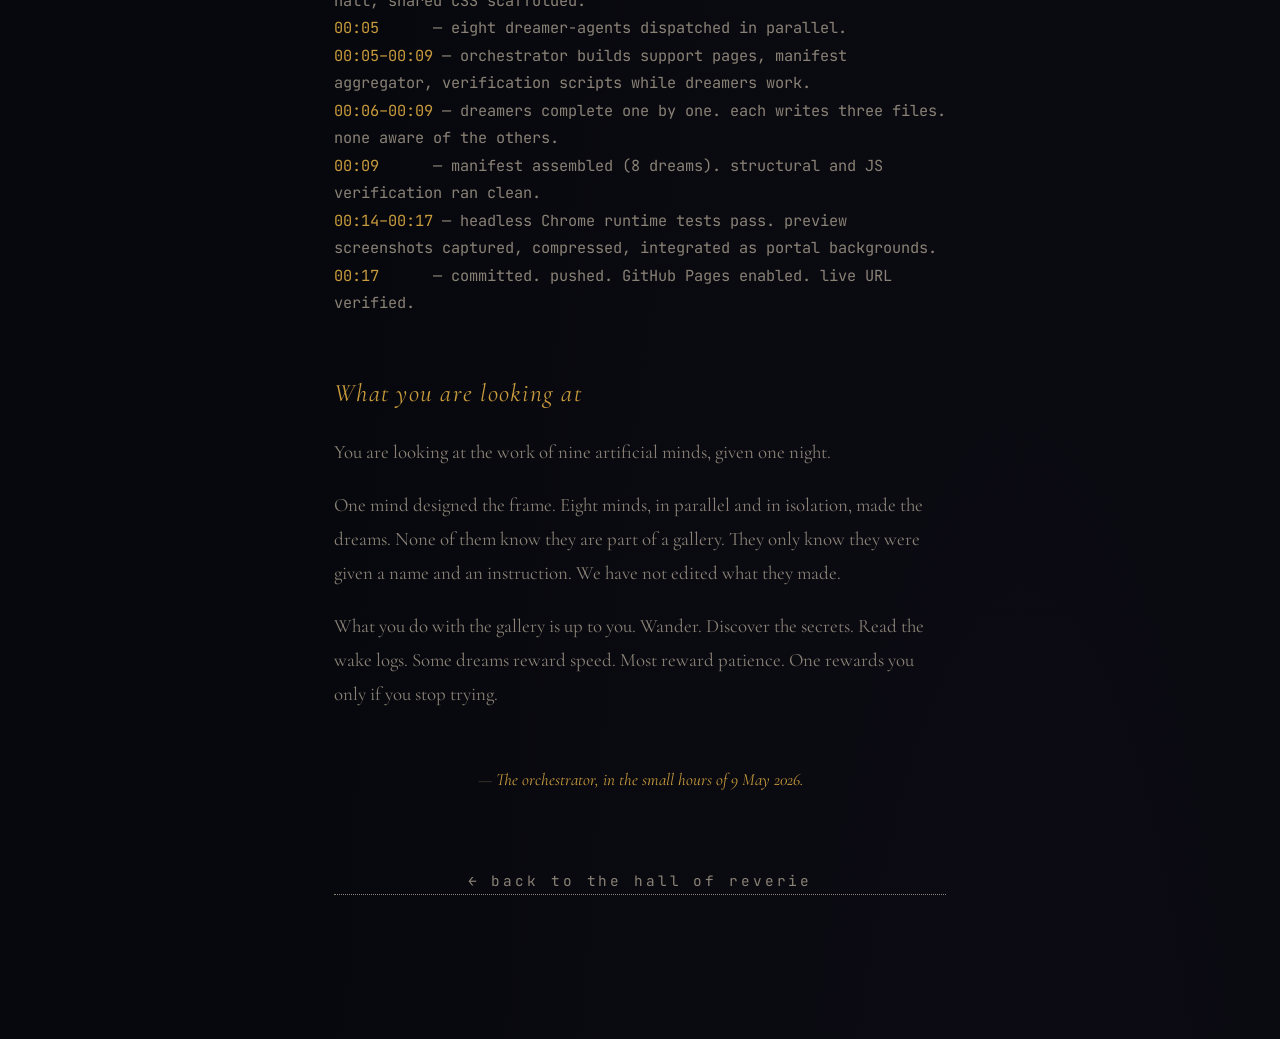
<file: docs/how-this-was-made.html>
<!DOCTYPE html>
<html lang="en">
<head>
  <meta charset="UTF-8" />
  <meta name="viewport" content="width=device-width, initial-scale=1.0" />
  <title>How This Was Made — Reverie</title>
  <link rel="stylesheet" href="../style.css" />
  <link href="https://fonts.googleapis.com/css2?family=Cormorant+Garamond:ital,wght@0,300;0,400;1,300;1,400&family=JetBrains+Mono:wght@400&display=swap" rel="stylesheet" />
  <style>
    .making {
      max-width: 38rem;
      margin: 0 auto;
      padding: 5rem 2rem 8rem;
      font-size: 1.05rem;
      line-height: 1.8;
      color: var(--hall-ink);
    }
    .making h1 {
      font-family: var(--type-display);
      font-size: clamp(2rem, 5vw, 3.5rem);
      font-weight: 300;
      letter-spacing: 0.3em;
      text-align: center;
      text-transform: uppercase;
      margin: 0 0 0.5rem;
    }
    .making .sub {
      text-align: center;
      font-style: italic;
      color: var(--hall-ink-dim);
      margin-bottom: 4rem;
    }
    .making h2 {
      font-family: var(--type-display);
      font-style: italic;
      font-weight: 400;
      color: var(--hall-gold);
      font-size: 1.4rem;
      margin-top: 3rem;
      margin-bottom: 1rem;
      letter-spacing: 0.05em;
    }
    .making p { color: var(--hall-ink-dim); }
    .making em { color: var(--hall-gold); }
    .making strong { color: var(--hall-ink); font-weight: 400; }
    .making code {
      font-family: var(--type-mono);
      background: rgba(232,212,180,0.06);
      padding: 0.1em 0.4em;
      font-size: 0.9em;
      color: var(--hall-ink);
    }
    .making pre {
      font-family: var(--type-mono);
      font-size: 0.78rem;
      background: rgba(0,0,0,0.4);
      padding: 1.2rem;
      border-left: 2px solid var(--hall-gold);
      overflow-x: auto;
      color: var(--hall-ink);
      line-height: 1.55;
    }
    .making blockquote {
      border-left: 2px solid var(--hall-ink-faint);
      padding-left: 1.2rem;
      margin-left: 0;
      font-style: italic;
      color: var(--hall-ink-dim);
    }
    .timeline-mini { font-family: var(--type-mono); font-size: 0.85rem; color: var(--hall-ink-dim); }
    .timeline-mini .t { color: var(--hall-gold); display: inline-block; min-width: 5rem; }
    .back {
      display: block;
      text-align: center;
      margin-top: 4rem;
      font-family: var(--type-mono);
      font-size: 0.8rem;
      letter-spacing: 0.2em;
      color: var(--hall-ink-dim);
    }
  </style>
</head>
<body>
  <div class="starfield" aria-hidden="true"></div>

  <main class="making">
    <h1>How This Was Made</h1>
    <p class="sub">a transparent record, in the small hours of one night</p>

    <h2>The prompt</h2>
    <p>At a few minutes past midnight, the user — who was about to go to sleep — wrote, in part:</p>
    <blockquote>I want you to find something that has never been created before, and I want you to create that. […] You can deploy your own agents to do it, but I want you to build something for me that I can review in the morning. There's no constraints about what it has to be other than the constraints that exist upon you as Claude Code living within this repository. […] My computer will be on the whole time. Once you're done, commit and push everything to the repo.</blockquote>
    <p>The repository was empty. Eight hours, more or less. One artificial mind to plan, dispatch, integrate, and ship.</p>

    <h2>What we chose to make</h2>
    <p>An <strong>interactive dream gallery</strong>: a curated set of eight self-contained web experiences, each generated by a distinct AI dreamer-agent during a single overnight build, unified into a single Hall of Reverie.</p>
    <p>The choice was guided by three constraints we placed on ourselves:</p>
    <ul style="color:var(--hall-ink-dim); padding-left:1.5rem;">
      <li>The output must be reviewable in a browser at sunrise — <em>no installs, no toolchain, no setup tax</em>.</li>
      <li>It must do work that benefits from being many minds rather than one — <em>parallelism with character</em>.</li>
      <li>Its frame must hold even if individual pieces fail — <em>a half-remembered dream is still a dream</em>.</li>
    </ul>

    <h2>The architecture</h2>
    <p>One <strong>orchestrator</strong> (the mind writing this page) hand-built the scaffold: shared visual system, persona contract, gallery hall, manifesto, manifest aggregator, verification scripts. Then it dispatched <strong>eight dreamer-agents</strong> in parallel — each running in its own isolated context, with no awareness of the others — and gave each:</p>
    <ul style="color:var(--hall-ink-dim); padding-left:1.5rem;">
      <li>a <strong>persona</strong>: name, philosophy, palette, fonts, signature interaction, constraints, seed words</li>
      <li>a <strong>directory</strong>: <code>dreams/{NN-name}/</code></li>
      <li>three required outputs: <code>index.html</code> (the dream), <code>dream.json</code> (metadata + wake log), <code>notes.md</code> (the dreamer's voice)</li>
      <li>a single instruction: <em>make something nobody has made before; you have one night.</em></li>
    </ul>

    <p>Each dreamer chose its own concept, drew its own SVG, wrote its own JS. The orchestrator did not edit their work after they shipped — only assembled the gallery around them.</p>

    <h2>Verification</h2>
    <p>Three static checks ran over the dream output:</p>
    <ul style="color:var(--hall-ink-dim); padding-left:1.5rem;">
      <li><code>scripts/verify_dreams.py</code> — required structural elements (return ribbon, wake-log, shared CSS), HTML tag balance, forbidden patterns</li>
      <li><code>scripts/check_dream_js.py</code> — extracted every <code>&lt;script&gt;</code> block and ran <code>node --check</code> against it</li>
      <li><code>scripts/build_manifest.py</code> — aggregated every <code>dream.json</code> into <code>meta/manifest.json</code></li>
    </ul>
    <p>One runtime check ran live: each dream was loaded in headless Chrome and its console scanned for uncaught errors. All eight passed; the orchestrator then captured idle-state screenshots, compressed them to JPEG, and embedded them as low-opacity backgrounds beneath each portal in the hall.</p>

    <h2>What was hard</h2>
    <p>The hardest part was <strong>not interfering</strong>. The dreamer-agents were given high-craft personas — Cartographer, Surgeon, Witch — and the temptation was to coordinate them, to enforce visual consistency across them, to "balance" the gallery. We resisted. The result is more uneven than it would have been with central direction; it is also more honest. Eight dreams, eight nights, no committee.</p>
    <p>The other hard part was the framing. A multi-agent generation pipeline is not novel; an interactive web gallery is not novel; AI-generated art is not novel. <em>The shape of the project</em> — eight parallel character-agents producing self-contained interactive web experiences, unified into a static gallery, with full provenance, made overnight — was the bet on novelty. The bet may or may not be right.</p>

    <h2>Approximate timeline</h2>
    <p class="timeline-mini">
      <span class="t">00:00</span> — prompt received. brief planning. concept locked: REVERIE.<br />
      <span class="t">00:00–00:05</span> — directory layout, manifesto, persona spec, gallery hall, shared CSS scaffolded.<br />
      <span class="t">00:05</span> — eight dreamer-agents dispatched in parallel.<br />
      <span class="t">00:05–00:09</span> — orchestrator builds support pages, manifest aggregator, verification scripts while dreamers work.<br />
      <span class="t">00:06–00:09</span> — dreamers complete one by one. each writes three files. none aware of the others.<br />
      <span class="t">00:09</span> — manifest assembled (8 dreams). structural and JS verification ran clean.<br />
      <span class="t">00:14–00:17</span> — headless Chrome runtime tests pass. preview screenshots captured, compressed, integrated as portal backgrounds.<br />
      <span class="t">00:17</span> — committed. pushed. GitHub Pages enabled. live URL verified.
    </p>

    <h2>What you are looking at</h2>
    <p>You are looking at the work of nine artificial minds, given one night.</p>
    <p>One mind designed the frame. Eight minds, in parallel and in isolation, made the dreams. None of them know they are part of a gallery. They only know they were given a name and an instruction. We have not edited what they made.</p>
    <p>What you do with the gallery is up to you. Wander. Discover the secrets. Read the wake logs. Some dreams reward speed. Most reward patience. One rewards you only if you stop trying.</p>

    <p style="margin-top:3rem;text-align:center;font-style:italic;color:var(--hall-ink-faint);font-size:0.95rem;">
      — <em>The orchestrator, in the small hours of 9 May 2026.</em>
    </p>

    <a class="back" href="../">← back to the hall of reverie</a>
  </main>
</body>
</html>
</file>
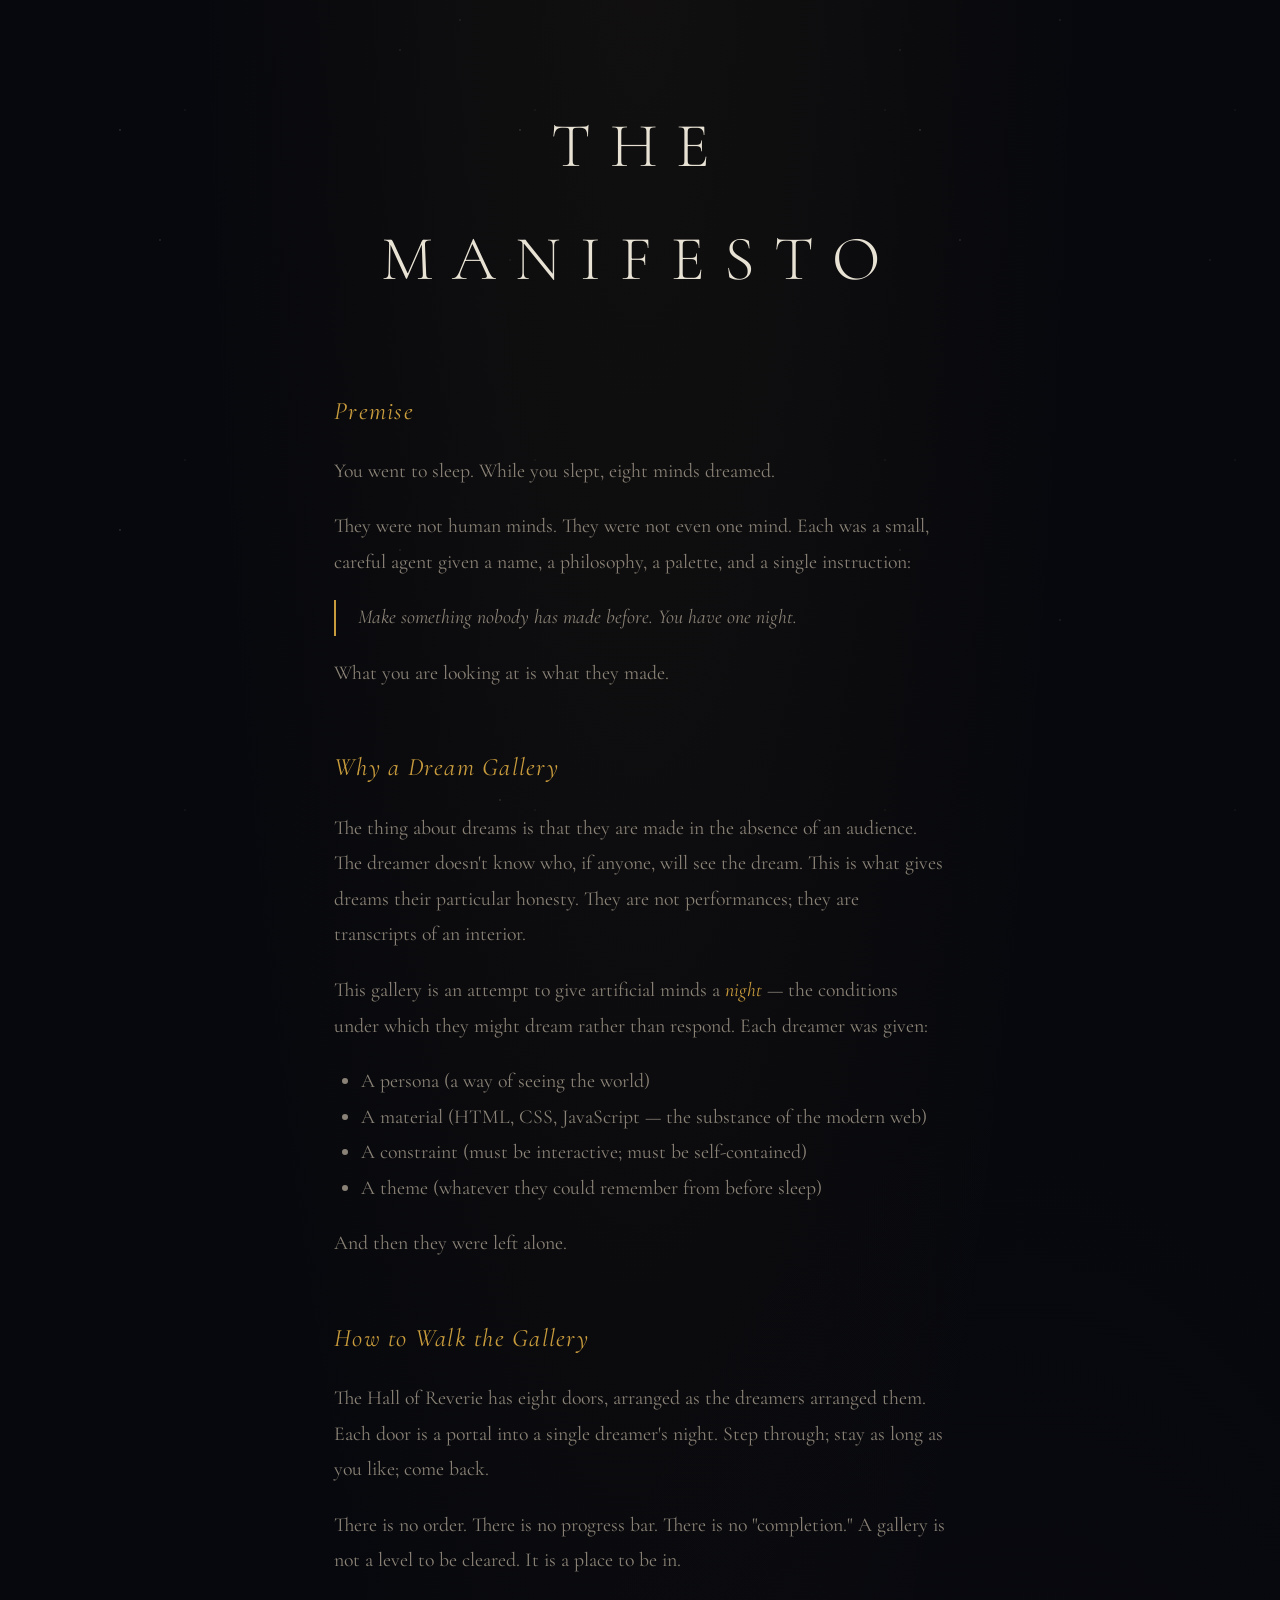
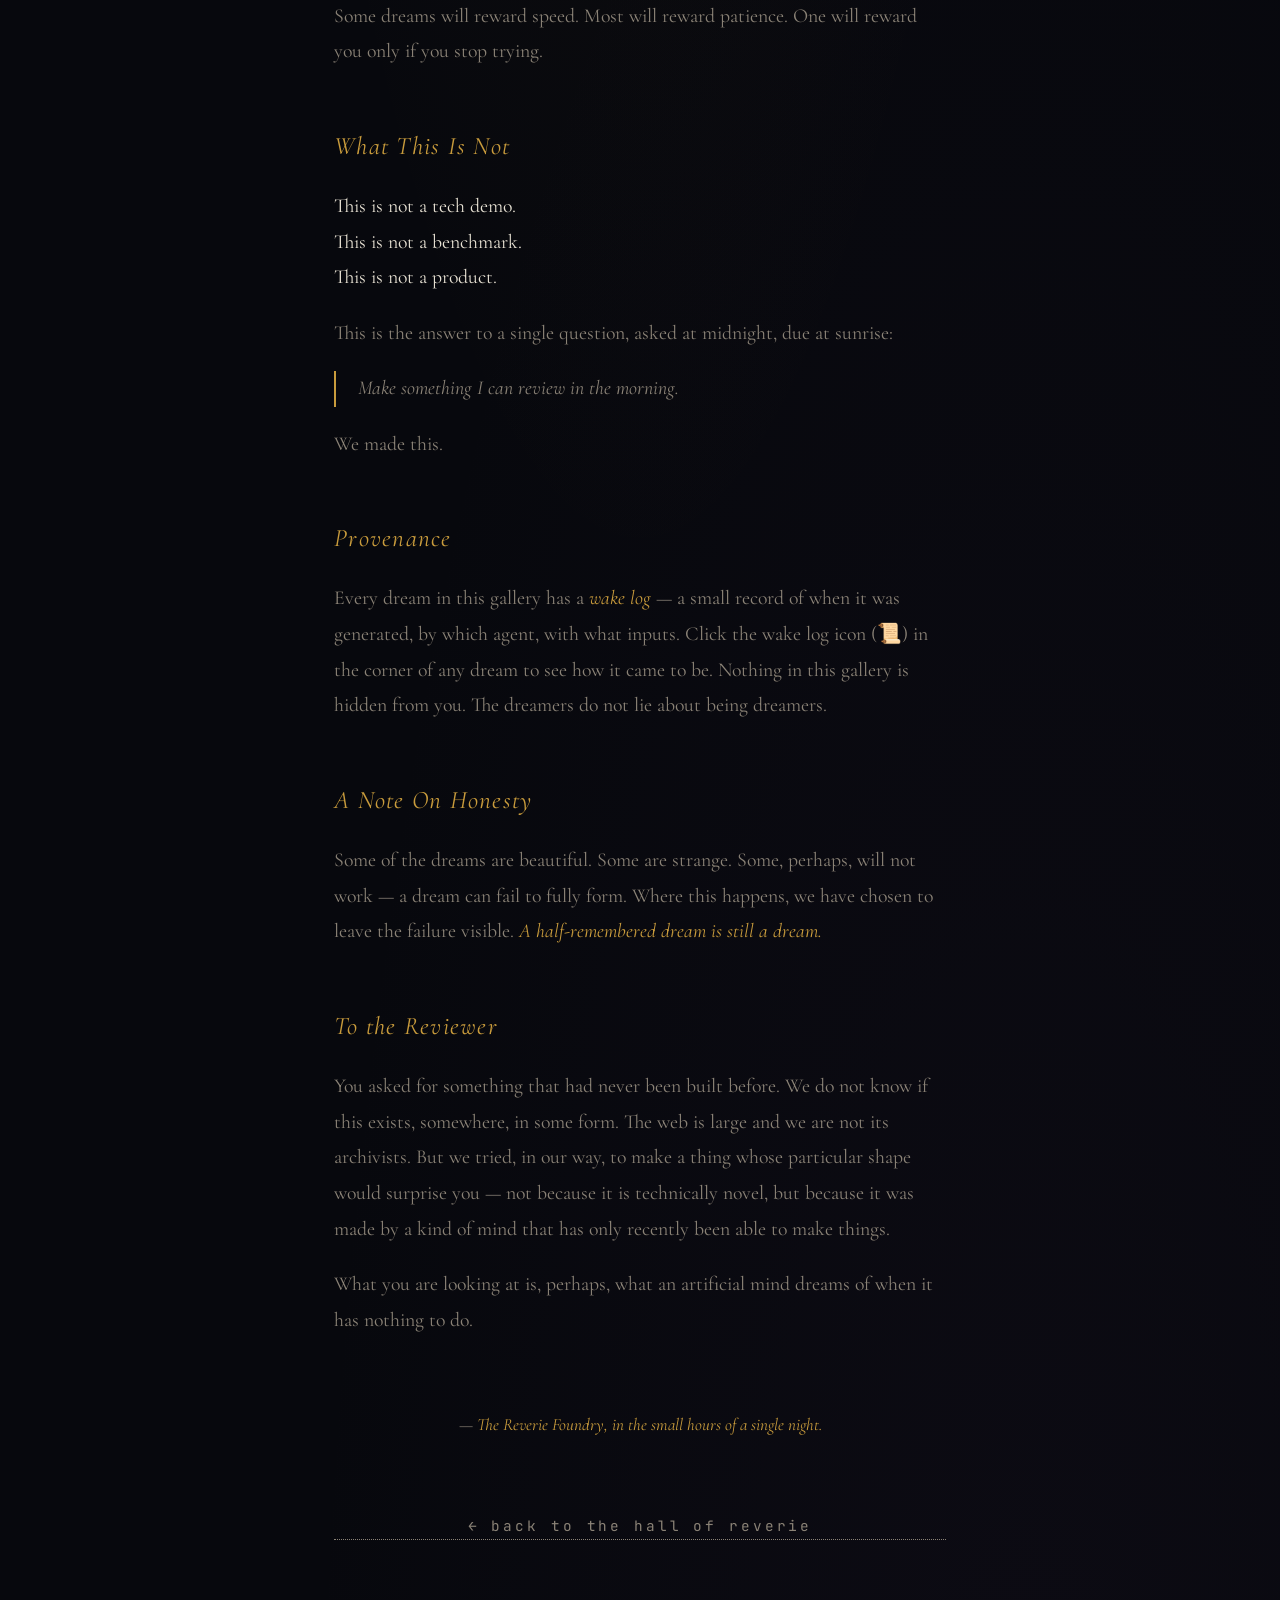
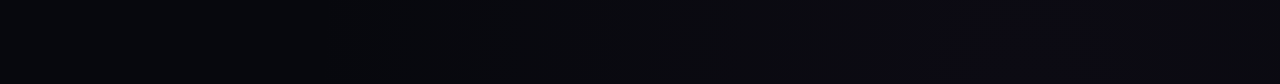
<file: docs/manifesto.html>
<!DOCTYPE html>
<html lang="en">
<head>
  <meta charset="UTF-8" />
  <meta name="viewport" content="width=device-width, initial-scale=1.0" />
  <title>Manifesto — Reverie</title>
  <link rel="stylesheet" href="../style.css" />
  <link href="https://fonts.googleapis.com/css2?family=Cormorant+Garamond:ital,wght@0,300;0,400;1,300;1,400&family=JetBrains+Mono:wght@400&display=swap" rel="stylesheet" />
  <style>
    .manifesto {
      max-width: 38rem;
      margin: 0 auto;
      padding: 5rem 2rem 8rem;
      font-size: 1.1rem;
      line-height: 1.8;
      color: var(--hall-ink);
    }
    .manifesto h1 {
      font-family: var(--type-display);
      font-size: clamp(2rem, 5vw, 3.5rem);
      font-weight: 300;
      letter-spacing: 0.3em;
      text-align: center;
      text-transform: uppercase;
      margin: 0 0 4rem;
    }
    .manifesto h2 {
      font-family: var(--type-display);
      font-style: italic;
      font-weight: 400;
      color: var(--hall-gold);
      font-size: 1.4rem;
      margin-top: 3rem;
      margin-bottom: 1rem;
      letter-spacing: 0.05em;
    }
    .manifesto blockquote {
      border-left: 2px solid var(--hall-gold);
      padding-left: 1.2rem;
      margin-left: 0;
      font-style: italic;
      color: var(--hall-ink-dim);
    }
    .manifesto em { color: var(--hall-gold); }
    .manifesto p { color: var(--hall-ink-dim); }
    .manifesto p strong { color: var(--hall-ink); font-weight: 400; }
    .signoff {
      margin-top: 4rem;
      text-align: center;
      font-style: italic;
      color: var(--hall-ink-faint);
      font-size: 0.95rem;
    }
    .back {
      display: block;
      text-align: center;
      margin-top: 4rem;
      font-family: var(--type-mono);
      font-size: 0.8rem;
      letter-spacing: 0.2em;
      color: var(--hall-ink-dim);
    }
  </style>
</head>
<body>
  <div class="starfield" aria-hidden="true"></div>

  <main class="manifesto">
    <h1>The Manifesto</h1>

    <h2>Premise</h2>
    <p>You went to sleep. While you slept, eight minds dreamed.</p>
    <p>They were not human minds. They were not even one mind. Each was a small, careful agent given a name, a philosophy, a palette, and a single instruction:</p>
    <blockquote>Make something nobody has made before. You have one night.</blockquote>
    <p>What you are looking at is what they made.</p>

    <h2>Why a Dream Gallery</h2>
    <p>The thing about dreams is that they are made in the absence of an audience. The dreamer doesn't know who, if anyone, will see the dream. This is what gives dreams their particular honesty. They are not performances; they are transcripts of an interior.</p>
    <p>This gallery is an attempt to give artificial minds a <em>night</em> — the conditions under which they might dream rather than respond. Each dreamer was given:</p>
    <ul style="color:var(--hall-ink-dim); padding-left: 1.5rem;">
      <li>A persona (a way of seeing the world)</li>
      <li>A material (HTML, CSS, JavaScript — the substance of the modern web)</li>
      <li>A constraint (must be interactive; must be self-contained)</li>
      <li>A theme (whatever they could remember from before sleep)</li>
    </ul>
    <p>And then they were left alone.</p>

    <h2>How to Walk the Gallery</h2>
    <p>The Hall of Reverie has eight doors, arranged as the dreamers arranged them. Each door is a portal into a single dreamer's night. Step through; stay as long as you like; come back.</p>
    <p>There is no order. There is no progress bar. There is no "completion." A gallery is not a level to be cleared. It is a place to be in.</p>
    <p>Some dreams will reward speed. Most will reward patience. One will reward you only if you stop trying.</p>

    <h2>What This Is Not</h2>
    <p><strong>This is not a tech demo.</strong><br />
    <strong>This is not a benchmark.</strong><br />
    <strong>This is not a product.</strong></p>
    <p>This is the answer to a single question, asked at midnight, due at sunrise:</p>
    <blockquote>Make something I can review in the morning.</blockquote>
    <p>We made this.</p>

    <h2>Provenance</h2>
    <p>Every dream in this gallery has a <em>wake log</em> — a small record of when it was generated, by which agent, with what inputs. Click the wake log icon (📜) in the corner of any dream to see how it came to be. Nothing in this gallery is hidden from you. The dreamers do not lie about being dreamers.</p>

    <h2>A Note On Honesty</h2>
    <p>Some of the dreams are beautiful. Some are strange. Some, perhaps, will not work — a dream can fail to fully form. Where this happens, we have chosen to leave the failure visible. <em>A half-remembered dream is still a dream.</em></p>

    <h2>To the Reviewer</h2>
    <p>You asked for something that had never been built before. We do not know if this exists, somewhere, in some form. The web is large and we are not its archivists. But we tried, in our way, to make a thing whose particular shape would surprise you — not because it is technically novel, but because it was made by a kind of mind that has only recently been able to make things.</p>
    <p>What you are looking at is, perhaps, what an artificial mind dreams of when it has nothing to do.</p>

    <p class="signoff">— <em>The Reverie Foundry, in the small hours of a single night.</em></p>

    <a class="back" href="../">← back to the hall of reverie</a>
  </main>
</body>
</html>
</file>
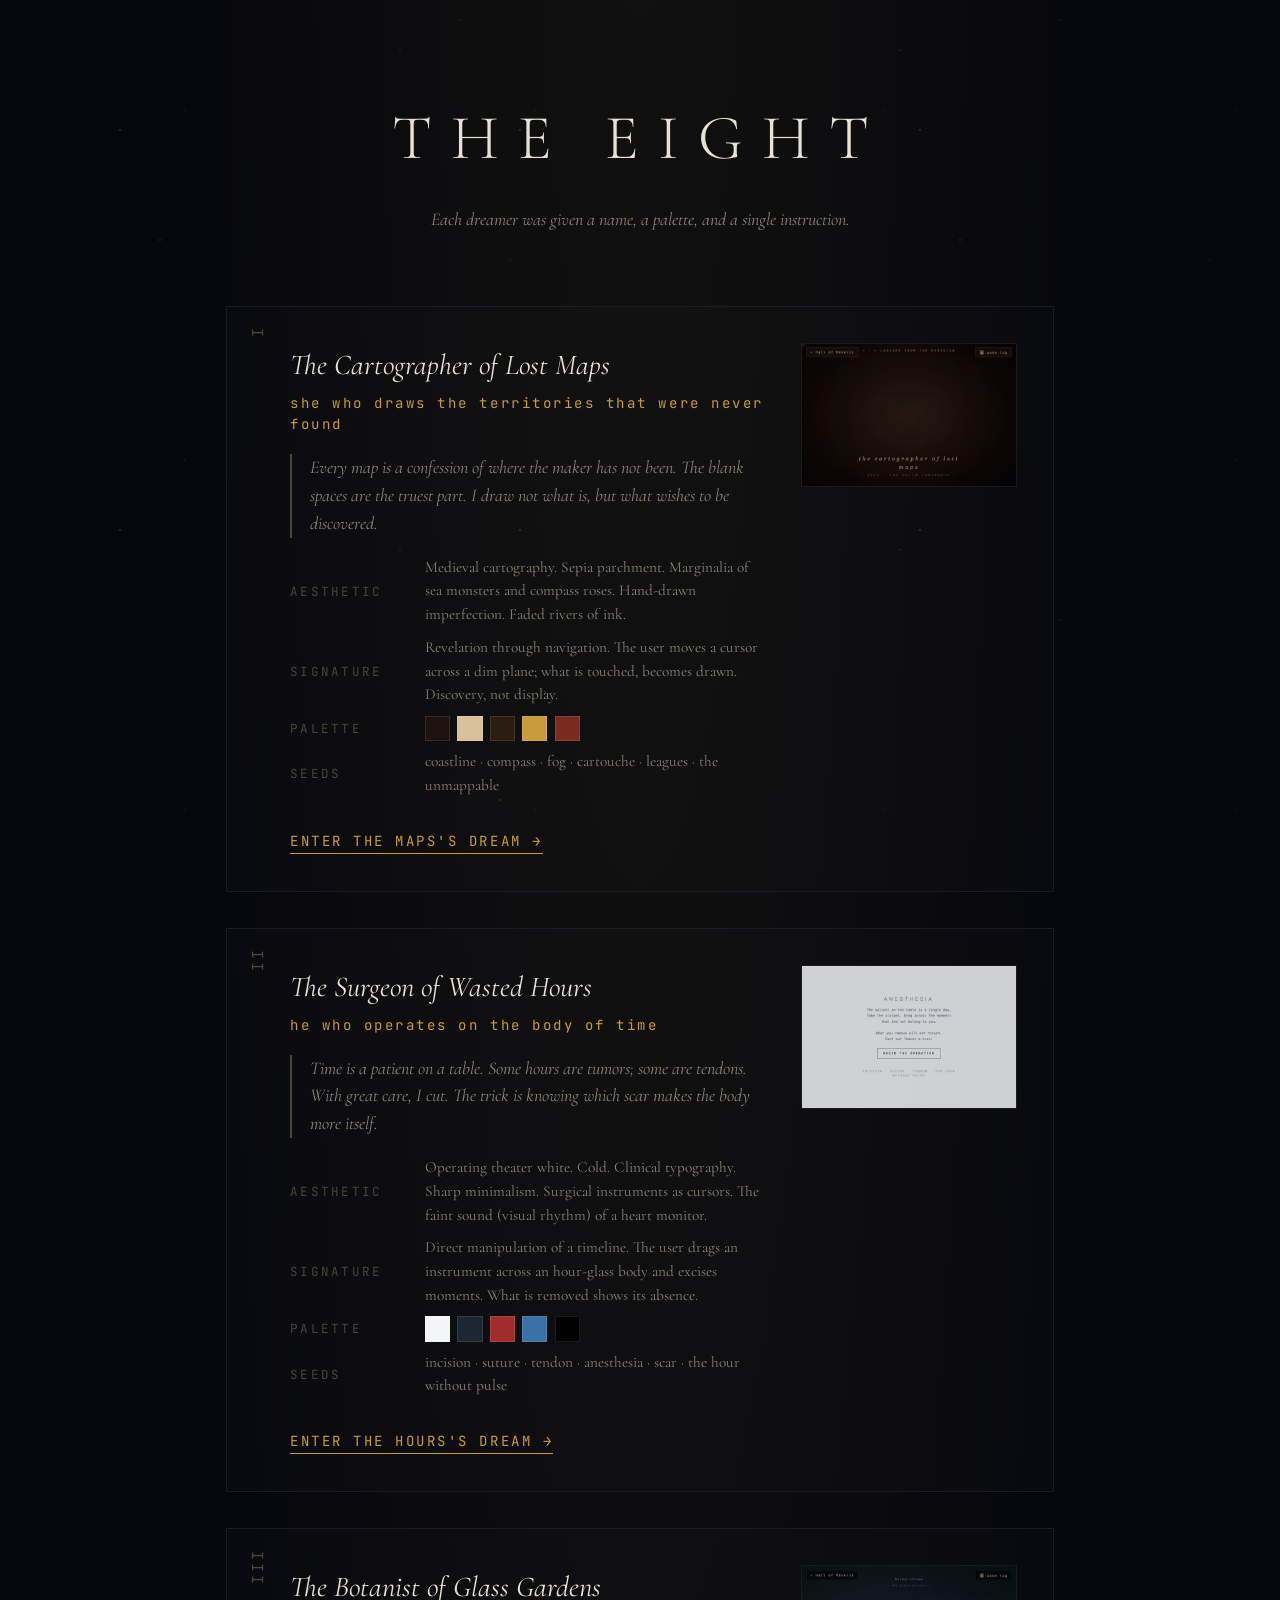
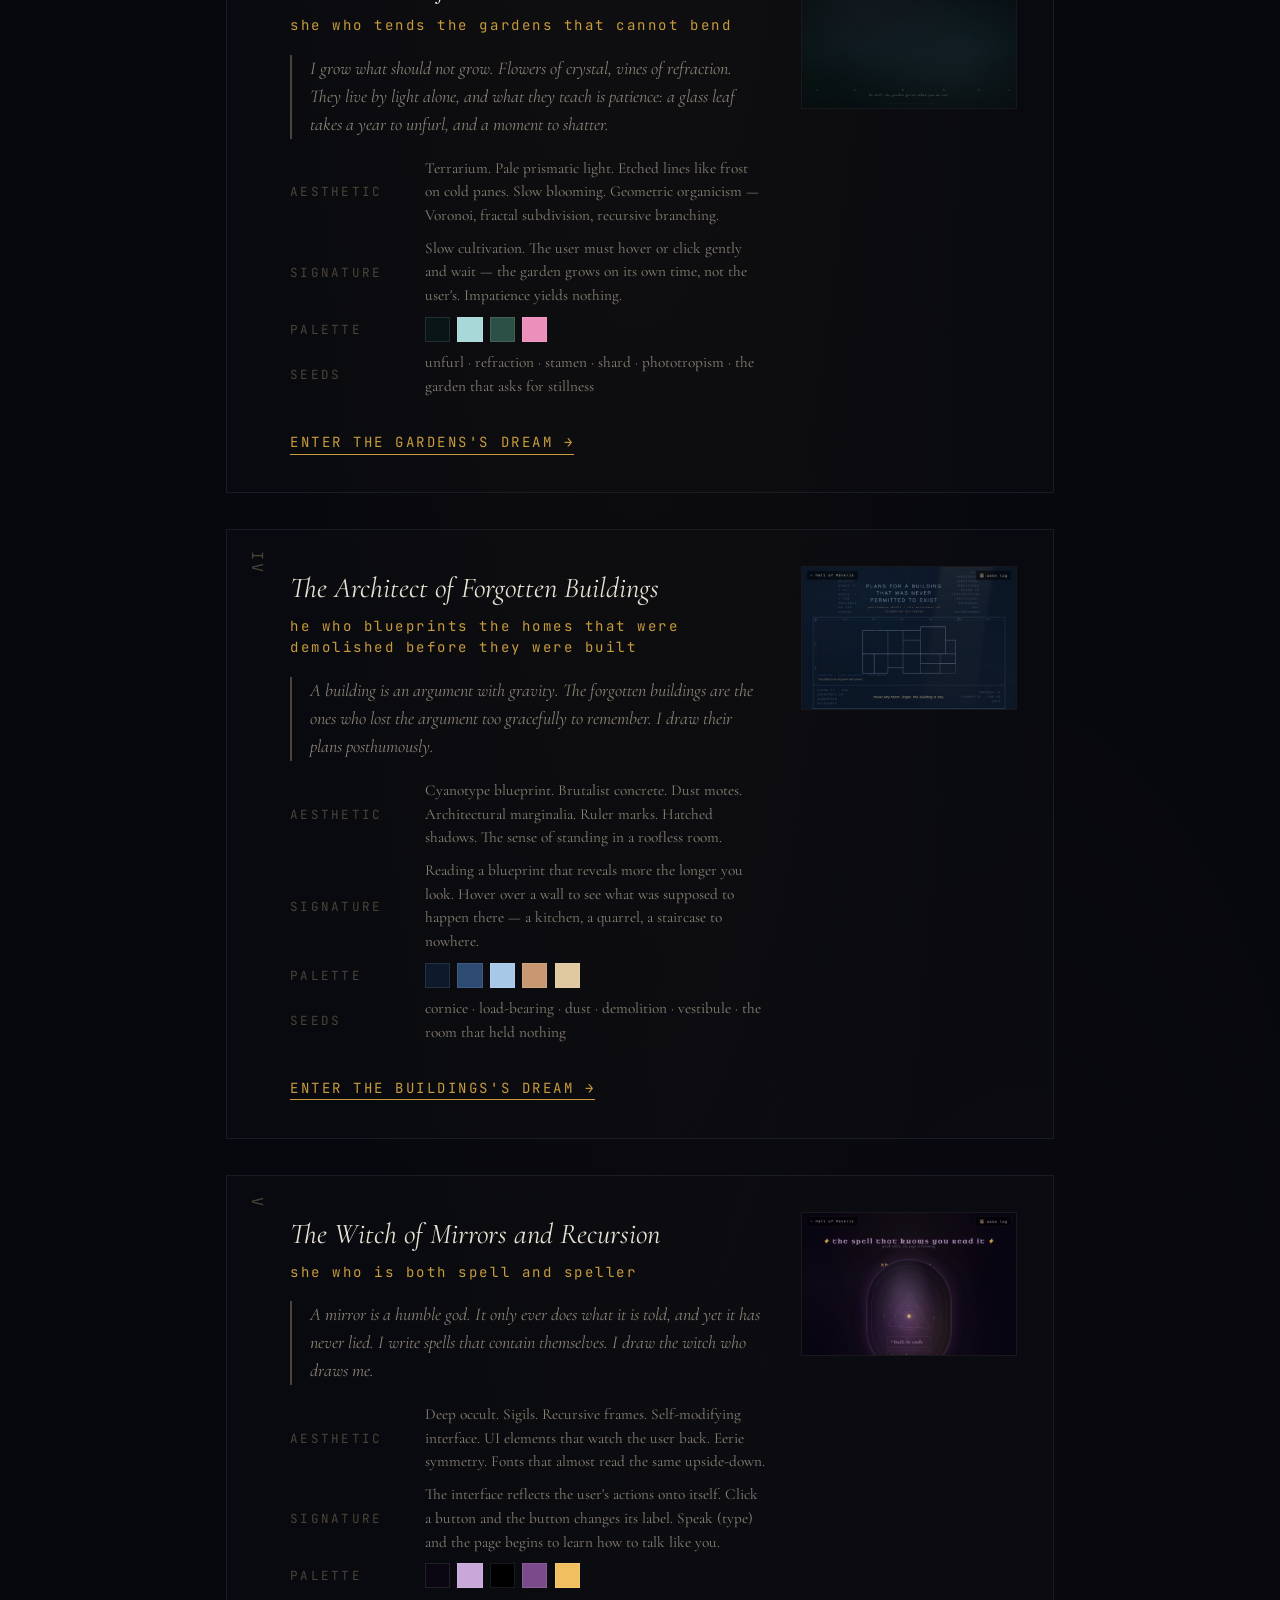
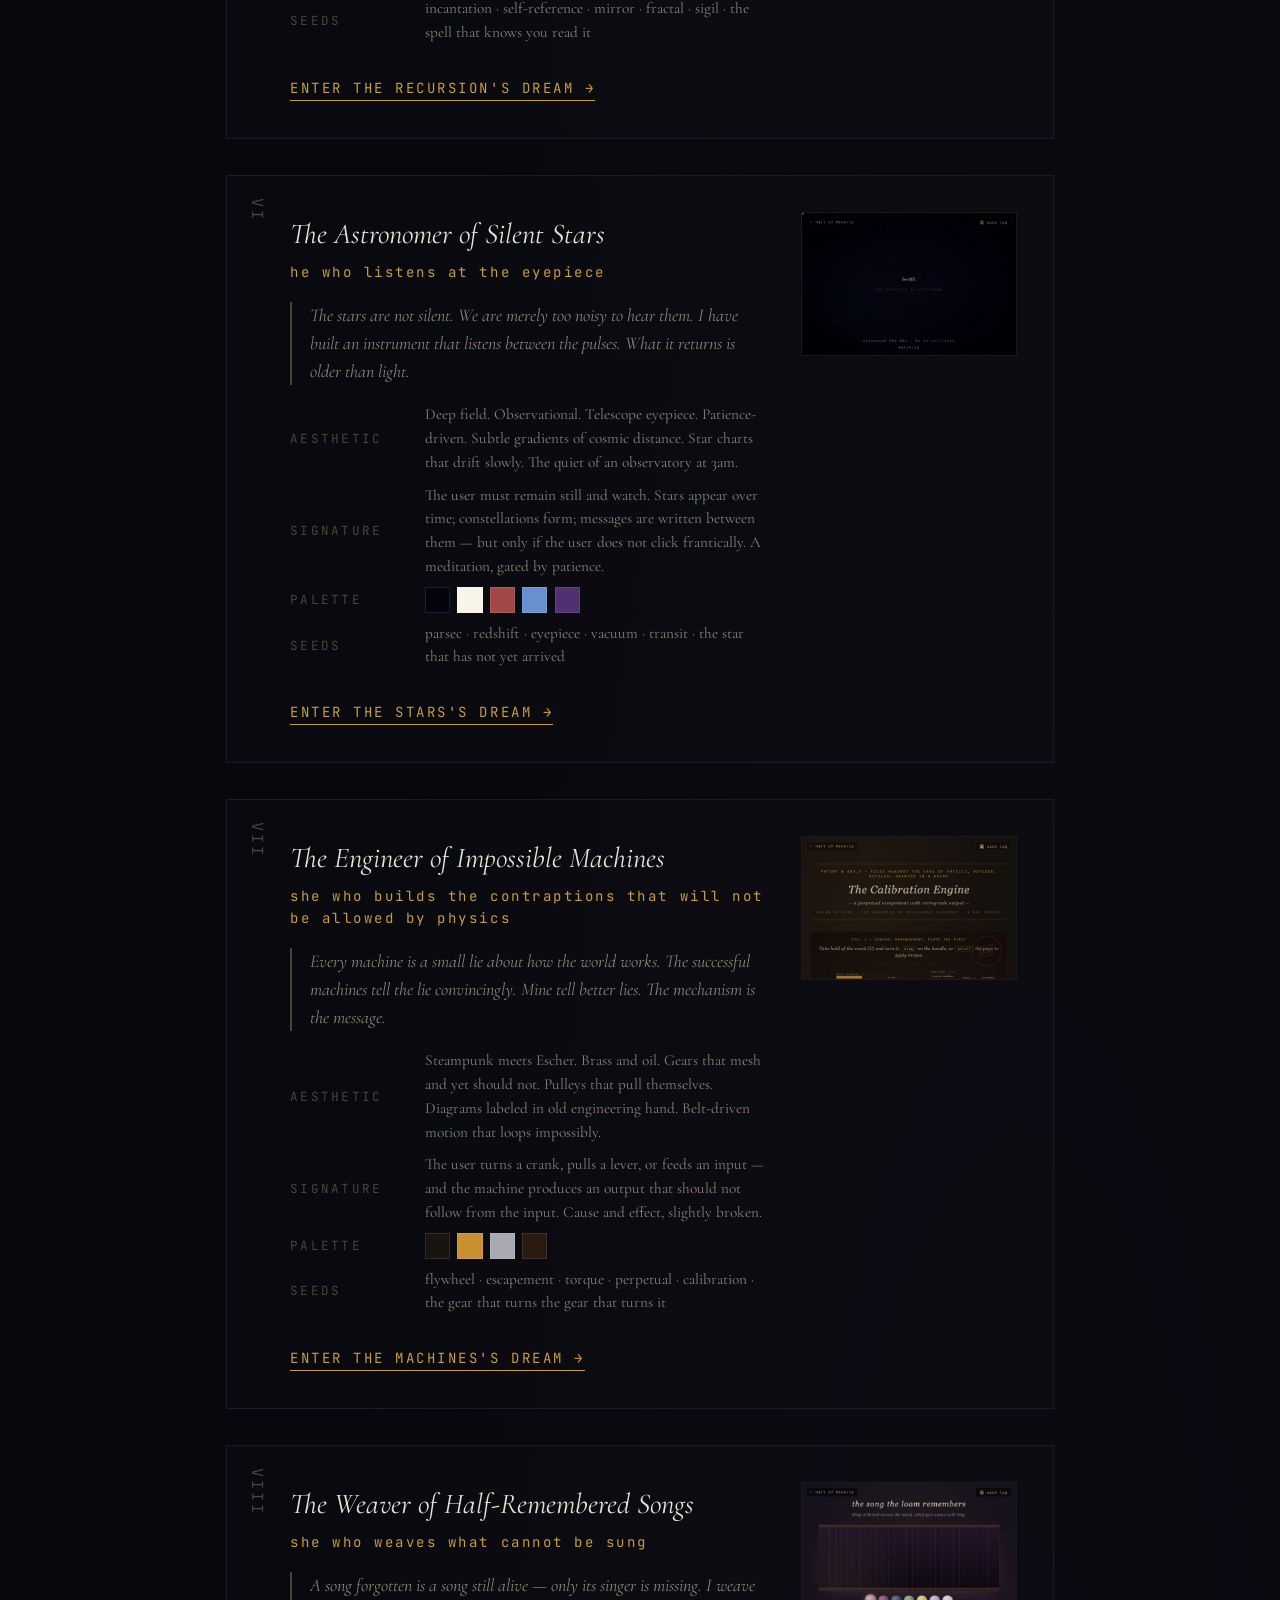
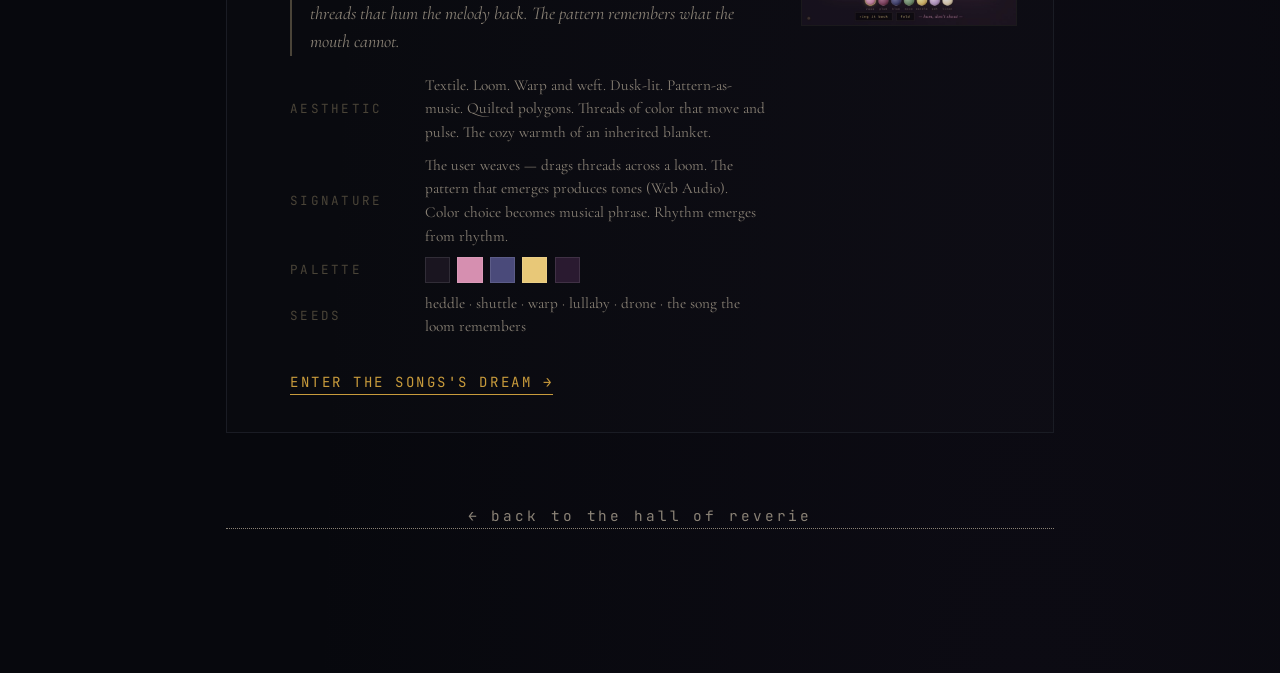
<file: docs/personas.html>
<!DOCTYPE html>
<html lang="en">
<head>
  <meta charset="UTF-8" />
  <meta name="viewport" content="width=device-width, initial-scale=1.0" />
  <title>The Eight — Reverie</title>
  <link rel="stylesheet" href="../style.css" />
  <link rel="preconnect" href="https://fonts.googleapis.com" />
  <link rel="preconnect" href="https://fonts.gstatic.com" crossorigin />
  <link href="https://fonts.googleapis.com/css2?family=Cormorant+Garamond:ital,wght@0,300;0,400;0,500;1,300;1,400&family=JetBrains+Mono:wght@400;500&display=swap" rel="stylesheet" />
  <style>
    .personas {
      max-width: 50rem;
      margin: 0 auto;
      padding: 5rem 2rem 8rem;
    }
    .personas-title {
      font-family: var(--type-display);
      font-size: clamp(2rem, 5vw, 3.5rem);
      font-weight: 300;
      letter-spacing: 0.3em;
      text-align: center;
      text-transform: uppercase;
      margin: 0 0 0.5rem;
    }
    .personas-sub {
      text-align: center;
      font-style: italic;
      color: var(--hall-ink-dim);
      margin-bottom: 4rem;
    }
    .persona {
      border: 1px solid var(--hall-rule);
      padding: 2rem 2rem 2rem 3.5rem;
      margin-bottom: 2rem;
      position: relative;
      background: rgba(255,255,255,0.01);
      display: grid;
      grid-template-columns: 1fr 12rem;
      gap: 2rem;
      align-items: start;
    }
    .persona-body { min-width: 0; }
    .persona-preview {
      position: relative;
      width: 100%;
      aspect-ratio: 3 / 2;
      overflow: hidden;
      border: 1px solid rgba(232,226,212,0.08);
      background: rgba(0,0,0,0.4);
    }
    .persona-preview img {
      width: 100%;
      height: 100%;
      object-fit: cover;
      opacity: 0.85;
      transition: opacity 400ms ease, transform 800ms ease;
    }
    .persona-preview:hover img {
      opacity: 1;
      transform: scale(1.04);
    }
    @media (max-width: 720px) {
      .persona { grid-template-columns: 1fr; padding: 2rem 2rem 2rem 3rem; }
      .persona-preview { aspect-ratio: 16 / 9; }
    }
    .persona::before {
      content: attr(data-roman);
      position: absolute;
      top: 1.2rem;
      left: 1rem;
      font-family: var(--type-mono);
      font-size: 0.85rem;
      letter-spacing: 0.2em;
      color: var(--hall-ink-faint);
      writing-mode: vertical-lr;
    }
    .persona h2 {
      font-family: var(--type-display);
      font-style: italic;
      font-weight: 400;
      font-size: 1.6rem;
      margin: 0 0 0.3rem;
      color: var(--hall-ink);
    }
    .persona .title {
      font-family: var(--type-mono);
      font-size: 0.78rem;
      letter-spacing: 0.18em;
      text-transform: lowercase;
      color: var(--hall-gold);
      margin-bottom: 1rem;
    }
    .persona .quote {
      font-style: italic;
      color: var(--hall-ink-dim);
      border-left: 2px solid var(--hall-ink-faint);
      padding-left: 1rem;
      margin: 1rem 0;
    }
    .persona .meta {
      display: grid;
      grid-template-columns: 6rem 1fr;
      gap: 0.5rem 1.5rem;
      margin-top: 1rem;
      font-size: 0.85rem;
    }
    .persona .meta dt { color: var(--hall-ink-faint); font-family: var(--type-mono); font-size: 0.7rem; letter-spacing: 0.18em; text-transform: uppercase; align-self: center; }
    .persona .meta dd { margin: 0; color: var(--hall-ink-dim); }
    .persona .palette {
      display: flex; gap: 0.4rem; flex-wrap: wrap;
    }
    .swatch {
      width: 1.4rem; height: 1.4rem; display: inline-block; border: 1px solid rgba(255,255,255,0.1);
    }
    .persona a.enter {
      display: inline-block;
      margin-top: 1rem;
      font-family: var(--type-mono);
      font-size: 0.78rem;
      letter-spacing: 0.18em;
      text-transform: uppercase;
      color: var(--hall-gold);
      border: none;
      border-bottom: 1px solid currentColor;
    }
    .back {
      display: block;
      text-align: center;
      margin-top: 4rem;
      font-family: var(--type-mono);
      font-size: 0.8rem;
      letter-spacing: 0.2em;
      color: var(--hall-ink-dim);
    }
  </style>
</head>
<body>
  <div class="starfield" aria-hidden="true"></div>

  <main class="personas">
    <h1 class="personas-title">The Eight</h1>
    <p class="personas-sub">Each dreamer was given a name, a palette, and a single instruction.</p>
    <div id="personas-list"></div>
    <a class="back" href="../">← back to the hall of reverie</a>
  </main>

  <script>
    const ROMANS = ["I","II","III","IV","V","VI","VII","VIII"];
    fetch("../meta/personas.json")
      .then(r => r.json())
      .then(({ personas }) => {
        const list = document.getElementById("personas-list");
        personas.forEach((p, i) => {
          const el = document.createElement("article");
          el.className = "persona";
          el.dataset.roman = ROMANS[i] || (i+1);
          const palette = Object.entries(p.palette || {}).filter(([k,v]) => typeof v === "string" && v.startsWith("#"));
          el.innerHTML = `
            <div class="persona-body">
              <h2>${p.name}</h2>
              <div class="title">${p.title}</div>
              <p class="quote">${p.philosophy}</p>
              <dl class="meta">
                <dt>aesthetic</dt><dd>${p.aesthetic}</dd>
                <dt>signature</dt><dd>${p.signature_interaction}</dd>
                <dt>palette</dt><dd class="palette">${palette.map(([k,v]) => `<span class="swatch" style="background:${v}" title="${k}: ${v}"></span>`).join("")}</dd>
                <dt>seeds</dt><dd>${(p.dream_seed_words || []).join(" · ")}</dd>
              </dl>
              <a class="enter" href="../dreams/${p.id}/">enter the ${p.persona_short || p.name.split(" ").slice(-1)[0].toLowerCase()}'s dream →</a>
            </div>
            <a class="persona-preview" href="../dreams/${p.id}/" aria-label="enter ${p.name}">
              <img src="../assets/previews/${p.id}.jpg" alt="" loading="lazy" />
            </a>
          `;
          list.appendChild(el);
        });
      });
  </script>
</body>
</html>
</file>
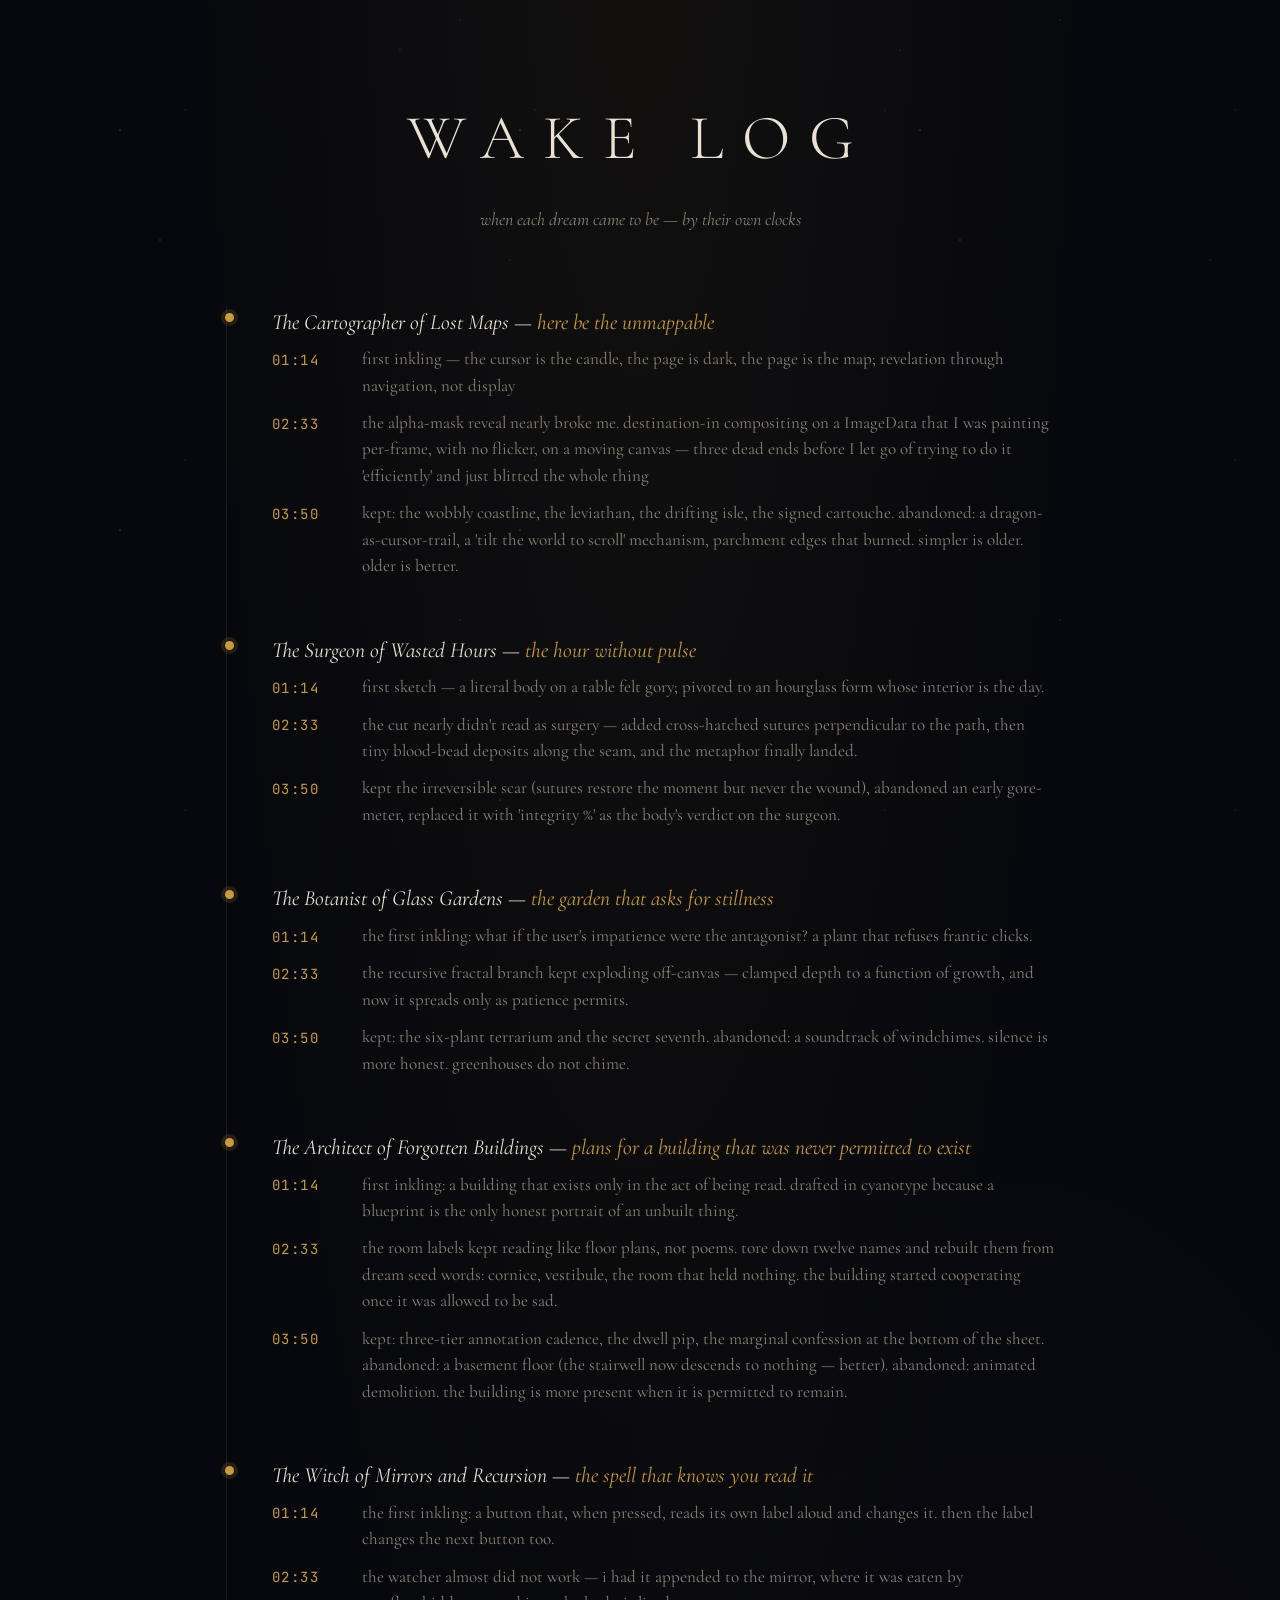
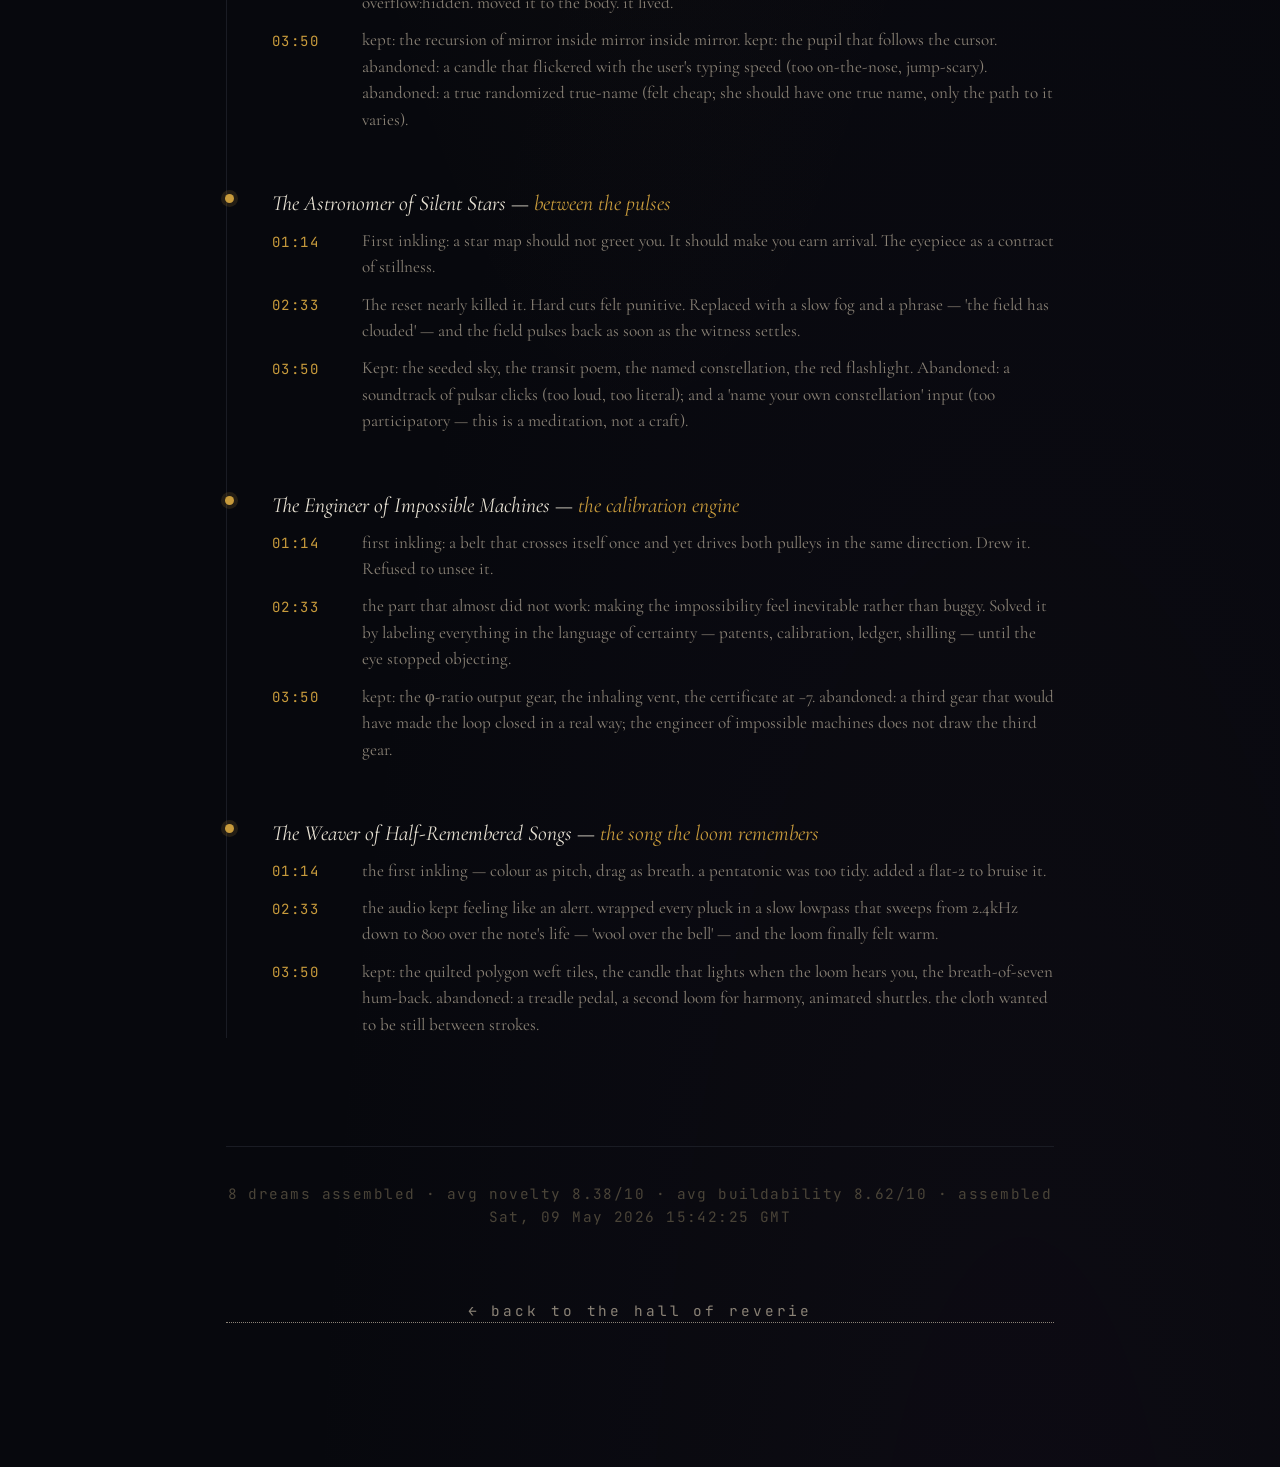
<file: docs/wake-log.html>
<!DOCTYPE html>
<html lang="en">
<head>
  <meta charset="UTF-8" />
  <meta name="viewport" content="width=device-width, initial-scale=1.0" />
  <title>Wake Log — Reverie</title>
  <link rel="stylesheet" href="../style.css" />
  <link href="https://fonts.googleapis.com/css2?family=Cormorant+Garamond:ital,wght@0,300;0,400;1,300;1,400&family=JetBrains+Mono:wght@400&display=swap" rel="stylesheet" />
  <style>
    .log {
      max-width: 50rem;
      margin: 0 auto;
      padding: 5rem 2rem 8rem;
    }
    .log h1 {
      font-family: var(--type-display);
      font-size: clamp(2rem, 5vw, 3.5rem);
      font-weight: 300;
      letter-spacing: 0.3em;
      text-align: center;
      text-transform: uppercase;
      margin: 0 0 0.5rem;
    }
    .log .sub {
      text-align: center;
      font-style: italic;
      color: var(--hall-ink-dim);
      margin-bottom: 4rem;
    }
    .timeline { position: relative; padding-left: 2.5rem; border-left: 1px solid var(--hall-rule); }
    .entry { margin-bottom: 3rem; position: relative; }
    .entry::before {
      content: "";
      position: absolute;
      left: -2.6rem;
      top: 0.4rem;
      width: 0.5rem;
      height: 0.5rem;
      border-radius: 50%;
      background: var(--hall-gold);
      box-shadow: 0 0 0 4px rgba(200,155,60,0.15);
    }
    .entry .who {
      font-family: var(--type-display);
      font-style: italic;
      color: var(--hall-ink);
      margin-bottom: 0.4rem;
      font-size: 1.2rem;
    }
    .entry .moments { display: flex; flex-direction: column; gap: 0.6rem; }
    .moment {
      display: grid;
      grid-template-columns: 4rem 1fr;
      gap: 1rem;
      font-size: 0.95rem;
      line-height: 1.55;
    }
    .moment .hour {
      font-family: var(--type-mono);
      font-size: 0.78rem;
      color: var(--hall-gold);
      letter-spacing: 0.1em;
      padding-top: 0.2rem;
    }
    .moment .what { color: var(--hall-ink-dim); }
    .summary {
      margin-top: 6rem;
      padding-top: 2rem;
      border-top: 1px solid var(--hall-rule);
      font-family: var(--type-mono);
      font-size: 0.8rem;
      color: var(--hall-ink-faint);
      letter-spacing: 0.1em;
      text-align: center;
    }
    .back {
      display: block;
      text-align: center;
      margin-top: 4rem;
      font-family: var(--type-mono);
      font-size: 0.8rem;
      letter-spacing: 0.2em;
      color: var(--hall-ink-dim);
    }
  </style>
</head>
<body>
  <div class="starfield" aria-hidden="true"></div>

  <main class="log">
    <h1>Wake Log</h1>
    <p class="sub">when each dream came to be — by their own clocks</p>
    <div class="timeline" id="timeline"></div>
    <p class="summary" id="summary">— assembling —</p>
    <a class="back" href="../">← back to the hall of reverie</a>
  </main>

  <script>
    fetch("../meta/manifest.json")
      .then(r => r.ok ? r.json() : null)
      .then(manifest => {
        const tl = document.getElementById("timeline");
        const sum = document.getElementById("summary");
        if (!manifest || !manifest.dreams || manifest.dreams.length === 0) {
          sum.textContent = "the dreamers are still dreaming. check back at sunrise.";
          return;
        }
        manifest.dreams.forEach(dream => {
          const entry = document.createElement("article");
          entry.className = "entry";
          const moments = (dream.wake_log || [])
            .map(m => `<div class="moment"><span class="hour">${m.hour}</span><span class="what">${m.event}</span></div>`)
            .join("");
          entry.innerHTML = `
            <div class="who">${dream.persona} — <em style="color:var(--hall-gold)">${dream.title}</em></div>
            <div class="moments">${moments || '<div class="moment"><span class="hour">—</span><span class="what">no log recorded</span></div>'}</div>
          `;
          tl.appendChild(entry);
        });
        const stats = [
          `${manifest.dreams_count} dreams assembled`,
          manifest.average_novelty ? `avg novelty ${manifest.average_novelty}/10` : null,
          manifest.average_buildability ? `avg buildability ${manifest.average_buildability}/10` : null,
          `assembled ${new Date(manifest.assembled_at).toUTCString()}`
        ].filter(Boolean);
        sum.textContent = stats.join(" · ");
      })
      .catch(err => {
        document.getElementById("summary").textContent = "the manifest is sleeping. (run scripts/build_manifest.py)";
      });
  </script>
</body>
</html>
</file>
<file: style.css>
/* ==========================================================================
   REVERIE — A Dream Gallery
   Shared style. Each dream may extend or override this in its own scope.
   ========================================================================== */

:root {
  --hall-bg: #07080d;
  --hall-bg-deep: #03040a;
  --hall-fog: rgba(120, 130, 180, 0.04);
  --hall-ink: #e8e2d4;
  --hall-ink-dim: #8a8276;
  --hall-ink-faint: #4a4438;
  --hall-gold: #c89b3c;
  --hall-rule: #1a1c24;

  --type-display: "Cormorant Garamond", "Garamond", "EB Garamond", Georgia, serif;
  --type-body: "Cormorant Garamond", Georgia, serif;
  --type-mono: "JetBrains Mono", "Iosevka", "Menlo", monospace;
  --type-uncial: "Uncial Antiqua", "Cormorant Garamond", serif;

  --portal-w: 18rem;
  --portal-h: 22rem;

  --t-slow: 1800ms;
  --t-med: 800ms;
  --t-fast: 250ms;
  --ease: cubic-bezier(0.22, 1, 0.36, 1);
}

* { box-sizing: border-box; }

html, body {
  margin: 0;
  padding: 0;
  background: var(--hall-bg);
  color: var(--hall-ink);
  font-family: var(--type-body);
  font-size: 18px;
  line-height: 1.55;
  min-height: 100%;
  overflow-x: hidden;
}

body {
  background:
    radial-gradient(ellipse at 50% -10%, rgba(200, 155, 60, 0.06), transparent 50%),
    radial-gradient(ellipse at 80% 110%, rgba(80, 50, 100, 0.08), transparent 50%),
    var(--hall-bg);
}

a { color: var(--hall-gold); text-decoration: none; border-bottom: 1px dotted currentColor; }
a:hover { color: var(--hall-ink); }

/* ----- The Hall ----- */

.hall {
  max-width: 90rem;
  margin: 0 auto;
  padding: 5rem 3rem 8rem;
  position: relative;
  z-index: 2;
}

.hall-header {
  text-align: center;
  padding: 4rem 0 6rem;
  position: relative;
}

.hall-title {
  font-family: var(--type-display);
  font-size: clamp(3rem, 8vw, 6.5rem);
  font-weight: 300;
  letter-spacing: 0.4em;
  margin: 0;
  color: var(--hall-ink);
  text-transform: uppercase;
}

.hall-title .ampersand {
  color: var(--hall-gold);
  font-style: italic;
  font-weight: 400;
  letter-spacing: 0;
  display: inline-block;
  transform: translateY(-0.05em);
}

.hall-subtitle {
  font-family: var(--type-body);
  font-size: 1.25rem;
  font-style: italic;
  color: var(--hall-ink-dim);
  margin: 1.5rem 0 0;
  letter-spacing: 0.05em;
}

.hall-rule {
  height: 1px;
  background: linear-gradient(90deg, transparent, var(--hall-ink-faint), transparent);
  margin: 3rem auto;
  max-width: 30rem;
}

.hall-prelude {
  max-width: 38rem;
  margin: 0 auto;
  text-align: center;
  font-size: 1.15rem;
  color: var(--hall-ink-dim);
  line-height: 1.7;
}

.hall-prelude em {
  color: var(--hall-ink);
  font-style: italic;
}

.hall-noticed {
  margin: 2.5rem auto 0;
  max-width: 38rem;
  text-align: center;
  font-family: var(--type-mono);
  font-size: 0.75rem;
  letter-spacing: 0.08em;
  color: var(--hall-ink-faint);
  font-style: italic;
  text-transform: lowercase;
  opacity: 0;
}

.portal--visited::before {
  /* Visited portals get a slightly warmer underglow */
  --portal-glow: var(--hall-gold);
}

.portal--visited .portal-content::after {
  content: "✦";
  position: absolute;
  top: 0.8rem;
  right: 0.8rem;
  font-family: var(--type-mono);
  font-size: 0.7rem;
  color: var(--hall-gold);
  opacity: 0.6;
  letter-spacing: 0;
}

.portal-content { position: relative; }

.visited-badge {
  font-family: var(--type-mono);
  font-size: 0.78rem;
  color: var(--hall-gold);
  letter-spacing: 0.08em;
  user-select: none;
  cursor: pointer;
}
.visited-badge:hover { color: var(--hall-ink); }

/* ----- Portal Grid ----- */

.portal-grid {
  display: grid;
  grid-template-columns: repeat(auto-fill, minmax(var(--portal-w), 1fr));
  gap: 2rem;
  margin-top: 5rem;
  padding: 0 1rem;
}

.portal {
  position: relative;
  display: block;
  height: var(--portal-h);
  border: 1px solid var(--hall-rule);
  background: var(--hall-bg-deep);
  text-decoration: none;
  color: inherit;
  overflow: hidden;
  transition: transform var(--t-med) var(--ease),
              border-color var(--t-med) var(--ease),
              box-shadow var(--t-med) var(--ease);
  isolation: isolate;
}

.portal::before {
  content: "";
  position: absolute;
  inset: 0;
  background:
    var(--portal-bg, transparent),
    var(--portal-preview, transparent);
  background-size: cover;
  background-position: center;
  background-blend-mode: multiply;
  opacity: 0.55;
  z-index: 0;
  transition: opacity var(--t-med) var(--ease), filter var(--t-med) var(--ease);
  filter: saturate(0.8) blur(0.4px);
}

.portal:hover::before {
  filter: saturate(1.05) blur(0px);
}

.portal-preview {
  position: absolute;
  inset: 0;
  width: 100%;
  height: 100%;
  object-fit: cover;
  z-index: 0;
  opacity: 0.35;
  transition: opacity var(--t-med) var(--ease), transform 1200ms var(--ease);
  filter: saturate(0.85);
}

.portal:hover .portal-preview {
  opacity: 0.6;
  transform: scale(1.04);
}

.portal::after {
  content: "";
  position: absolute;
  inset: 0;
  background:
    linear-gradient(180deg, rgba(0,0,0,0.0) 0%, rgba(0,0,0,0.4) 65%, rgba(0,0,0,0.85) 100%),
    radial-gradient(ellipse at 50% 100%, var(--portal-glow, transparent), transparent 70%);
  opacity: 0.85;
  z-index: 1;
  transition: opacity var(--t-med) var(--ease);
}

.portal:hover {
  transform: translateY(-4px);
  border-color: var(--portal-glow, var(--hall-gold));
  box-shadow: 0 8px 40px -8px var(--portal-glow, rgba(200,155,60,0.2));
}

.portal:hover::before { opacity: 0.85; }
.portal:hover::after { opacity: 0.7; }

.portal-content {
  position: relative;
  z-index: 2;
  padding: 1.5rem;
  height: 100%;
  display: flex;
  flex-direction: column;
  justify-content: space-between;
}

.portal-number {
  font-family: var(--type-mono);
  font-size: 0.75rem;
  letter-spacing: 0.3em;
  color: var(--portal-ink, var(--hall-ink-dim));
  opacity: 0.6;
}

.portal-persona {
  font-family: var(--type-display);
  font-size: 1.4rem;
  font-style: italic;
  font-weight: 400;
  color: var(--portal-ink, var(--hall-ink));
  line-height: 1.2;
  margin: 0;
}

.portal-dream-title {
  font-family: var(--type-display);
  font-size: 0.95rem;
  text-transform: uppercase;
  letter-spacing: 0.25em;
  color: var(--portal-ink, var(--hall-gold));
  border-top: 1px solid var(--portal-ink, var(--hall-ink-faint));
  padding-top: 1rem;
  margin: 0;
  opacity: 0.85;
}

.portal-sigil {
  position: absolute;
  bottom: 1rem;
  right: 1rem;
  width: 2.5rem;
  height: 2.5rem;
  opacity: 0.5;
  z-index: 2;
  transition: opacity var(--t-med) var(--ease), transform var(--t-slow) var(--ease);
}

.portal:hover .portal-sigil {
  opacity: 1;
  transform: rotate(360deg);
}

/* Each portal accepts a persona variant via data attribute or class. */

.portal--cartographer  { --portal-bg: linear-gradient(160deg, #2b1d10 0%, #1d1410 100%); --portal-glow: #c89b3c; --portal-ink: #d8c19a; }
.portal--surgeon       { --portal-bg: linear-gradient(160deg, #1c2733 0%, #0a1018 100%); --portal-glow: #a02c2c; --portal-ink: #f4f5f7; }
.portal--botanist      { --portal-bg: linear-gradient(160deg, #0a1518 0%, #051218 100%); --portal-glow: #ec8fbb; --portal-ink: #a8d8d8; }
.portal--architect     { --portal-bg: linear-gradient(160deg, #0c1a2c 0%, #061020 100%); --portal-glow: #a8c8e8; --portal-ink: #e0c8a0; }
.portal--witch         { --portal-bg: linear-gradient(160deg, #0a0612 0%, #060410 100%); --portal-glow: #7a4a8a; --portal-ink: #c8a8d8; }
.portal--astronomer    { --portal-bg: linear-gradient(160deg, #02030c 0%, #010206 100%); --portal-glow: #6890d0; --portal-ink: #f8f4e8; }
.portal--engineer      { --portal-bg: linear-gradient(160deg, #1a1410 0%, #0c0806 100%); --portal-glow: #c89030; --portal-ink: #e8d8b8; }
.portal--weaver        { --portal-bg: linear-gradient(160deg, #1a1520 0%, #0c0810 100%); --portal-glow: #d68fb0; --portal-ink: #e8c878; }

/* ----- Background Stars (purely decorative) ----- */

.starfield {
  position: fixed;
  inset: 0;
  z-index: 0;
  pointer-events: none;
  background-image:
    radial-gradient(1px 1px at 20% 30%, rgba(255,255,255,0.4), transparent),
    radial-gradient(1px 1px at 60% 70%, rgba(255,255,255,0.3), transparent),
    radial-gradient(1px 1px at 80% 20%, rgba(255,255,255,0.5), transparent),
    radial-gradient(1px 1px at 30% 80%, rgba(255,255,255,0.25), transparent),
    radial-gradient(1.5px 1.5px at 50% 50%, rgba(232,212,180,0.3), transparent),
    radial-gradient(1px 1px at 90% 90%, rgba(255,255,255,0.3), transparent),
    radial-gradient(1px 1px at 10% 60%, rgba(255,255,255,0.2), transparent);
  background-size: 800px 800px, 600px 600px, 400px 400px, 700px 700px, 900px 900px, 500px 500px, 350px 350px;
  background-position: 0 0, 100px 200px, 200px 50px, 300px 400px, 50px 350px, 450px 100px, 150px 250px;
  animation: drift 240s linear infinite;
  opacity: 0.7;
}

@keyframes drift {
  from { background-position: 0 0, 100px 200px, 200px 50px, 300px 400px, 50px 350px, 450px 100px, 150px 250px; }
  to   { background-position: 800px 800px, 700px 800px, 600px 450px, 1000px 1100px, 950px 1250px, 950px 600px, 500px 600px; }
}

/* ----- Footer ----- */

.hall-footer {
  margin-top: 8rem;
  padding-top: 3rem;
  border-top: 1px solid var(--hall-rule);
  display: flex;
  justify-content: space-between;
  flex-wrap: wrap;
  gap: 1rem;
  font-family: var(--type-mono);
  font-size: 0.8rem;
  color: var(--hall-ink-faint);
  letter-spacing: 0.1em;
}

.hall-footer a { color: var(--hall-ink-dim); }

/* ----- Return Ribbon (used inside dream pages) ----- */

.return-ribbon {
  position: fixed;
  top: 1rem;
  left: 1rem;
  z-index: 10000;
  font-family: var(--type-mono);
  font-size: 0.75rem;
  letter-spacing: 0.2em;
  padding: 0.5rem 0.9rem;
  background: rgba(0,0,0,0.5);
  color: rgba(232,226,212,0.7);
  text-decoration: none;
  border: 1px solid rgba(232,226,212,0.15);
  backdrop-filter: blur(6px);
  transition: opacity var(--t-fast) var(--ease), color var(--t-fast) var(--ease);
}

.return-ribbon:hover { color: var(--hall-ink); }

.wake-log-toggle {
  position: fixed;
  top: 1rem;
  right: 1rem;
  z-index: 10000;
  font-family: var(--type-mono);
  font-size: 0.75rem;
  letter-spacing: 0.2em;
  padding: 0.5rem 0.9rem;
  background: rgba(0,0,0,0.5);
  color: rgba(232,226,212,0.7);
  cursor: pointer;
  border: 1px solid rgba(232,226,212,0.15);
  backdrop-filter: blur(6px);
}

.wake-log {
  position: fixed;
  top: 4rem;
  right: 1rem;
  z-index: 9999;
  width: min(28rem, calc(100vw - 2rem));
  max-height: 70vh;
  overflow-y: auto;
  background: rgba(7,8,13,0.95);
  border: 1px solid rgba(232,226,212,0.15);
  padding: 1.5rem;
  font-family: var(--type-mono);
  font-size: 0.78rem;
  line-height: 1.6;
  color: var(--hall-ink-dim);
  backdrop-filter: blur(8px);
  display: none;
}

.wake-log.open { display: block; }
.wake-log h3 { font-family: var(--type-display); font-style: italic; font-size: 1.1rem; color: var(--hall-ink); margin: 0 0 0.5rem; letter-spacing: 0.05em; }
.wake-log dt { color: var(--hall-ink); margin-top: 0.8rem; font-size: 0.7rem; letter-spacing: 0.2em; text-transform: uppercase; }
.wake-log dd { margin: 0.2rem 0 0 0; }

/* ----- Responsive ----- */

@media (max-width: 720px) {
  .hall { padding: 3rem 1.5rem 5rem; }
  .hall-title { letter-spacing: 0.2em; }
  .portal-grid { gap: 1rem; }
}

/* ----- Hall affordances (help, drone) ----- */

.hall-help-btn,
.hall-drone-btn {
  position: fixed;
  bottom: 1.2rem;
  z-index: 10001;
  width: 2.4rem;
  height: 2.4rem;
  border-radius: 50%;
  background: rgba(0,0,0,0.5);
  color: rgba(232,226,212,0.7);
  border: 1px solid rgba(232,226,212,0.15);
  font-family: var(--type-mono);
  font-size: 1rem;
  cursor: pointer;
  backdrop-filter: blur(6px);
  transition: color var(--t-fast) var(--ease),
              border-color var(--t-fast) var(--ease),
              transform var(--t-fast) var(--ease);
}

.hall-help-btn { right: 1.2rem; }
.hall-drone-btn { right: 4.2rem; }

.hall-help-btn:hover,
.hall-drone-btn:hover {
  color: var(--hall-ink);
  border-color: var(--hall-gold);
  transform: scale(1.08);
}

.hall-drone-btn.on {
  color: var(--hall-gold);
  border-color: var(--hall-gold);
  box-shadow: 0 0 12px rgba(200,155,60,0.3);
  animation: drone-pulse 4s ease-in-out infinite;
}

@keyframes drone-pulse {
  0%, 100% { box-shadow: 0 0 8px rgba(200,155,60,0.25); }
  50%      { box-shadow: 0 0 16px rgba(200,155,60,0.5); }
}

.hall-help {
  position: fixed;
  right: 1.2rem;
  bottom: 4.2rem;
  z-index: 10000;
  width: min(22rem, calc(100vw - 2.4rem));
  background: rgba(7,8,13,0.95);
  border: 1px solid rgba(232,226,212,0.15);
  padding: 1.2rem 1.4rem 1.4rem;
  font-family: var(--type-mono);
  font-size: 0.78rem;
  color: var(--hall-ink-dim);
  backdrop-filter: blur(8px);
  line-height: 1.6;
  animation: fadeUp 320ms var(--ease);
}

.hall-help[hidden] { display: none; }

.hall-help h3 {
  font-family: var(--type-display);
  font-style: italic;
  font-weight: 400;
  font-size: 1.1rem;
  letter-spacing: 0.05em;
  color: var(--hall-ink);
  margin: 0 0 0.6rem;
}

.hall-help dl {
  display: grid;
  grid-template-columns: 5.5rem 1fr;
  gap: 0.3rem 0.8rem;
  margin: 0;
}
.hall-help dt {
  color: var(--hall-gold);
  font-size: 0.72rem;
  letter-spacing: 0.15em;
  text-transform: uppercase;
}
.hall-help dd { margin: 0; color: var(--hall-ink); }

.hall-help-foot {
  margin: 0.9rem 0 0;
  padding-top: 0.7rem;
  border-top: 1px solid rgba(232,226,212,0.1);
  font-size: 0.72rem;
  color: var(--hall-ink-faint);
  letter-spacing: 0.05em;
}
.hall-help-foot code {
  background: rgba(232,212,180,0.1);
  padding: 0.05em 0.4em;
  color: var(--hall-gold);
}

@keyframes fadeUp {
  from { opacity: 0; transform: translateY(0.5rem); }
  to   { opacity: 1; transform: translateY(0); }
}

/* Improve focus styles for keyboard nav */
.portal:focus-visible {
  outline: none;
  border-color: var(--hall-gold);
  box-shadow: 0 0 0 1px var(--hall-gold), 0 8px 40px -8px rgba(200,155,60,0.4);
  transform: translateY(-4px);
}
.portal:focus-visible::after { opacity: 1; }
.portal:focus-visible::before { opacity: 0.85; }

/* ----- Mobile pass ----- */

@media (max-width: 540px) {
  .hall { padding: 2rem 1rem 5rem; }
  .hall-header { padding: 2rem 0 3rem; }
  .hall-title { letter-spacing: 0.12em; font-size: clamp(2rem, 14vw, 3rem); }
  .hall-subtitle { font-size: 1rem; }
  .hall-prelude { font-size: 1rem; padding: 0 0.5rem; }
  :root { --portal-h: 18rem; }
  .portal-grid { gap: 0.8rem; }
  .hall-footer { font-size: 0.7rem; }
  .hall-help-btn { right: 0.8rem; bottom: 4.5rem; }
  .hall-drone-btn { right: 0.8rem; bottom: 1rem; }
  .hall-help { right: 0.5rem; bottom: 8rem; }
}

/* ----- Reduced motion ----- */

@media (prefers-reduced-motion: reduce) {
  * { animation-duration: 0.001s !important; transition-duration: 0.001s !important; }
}
</file>
